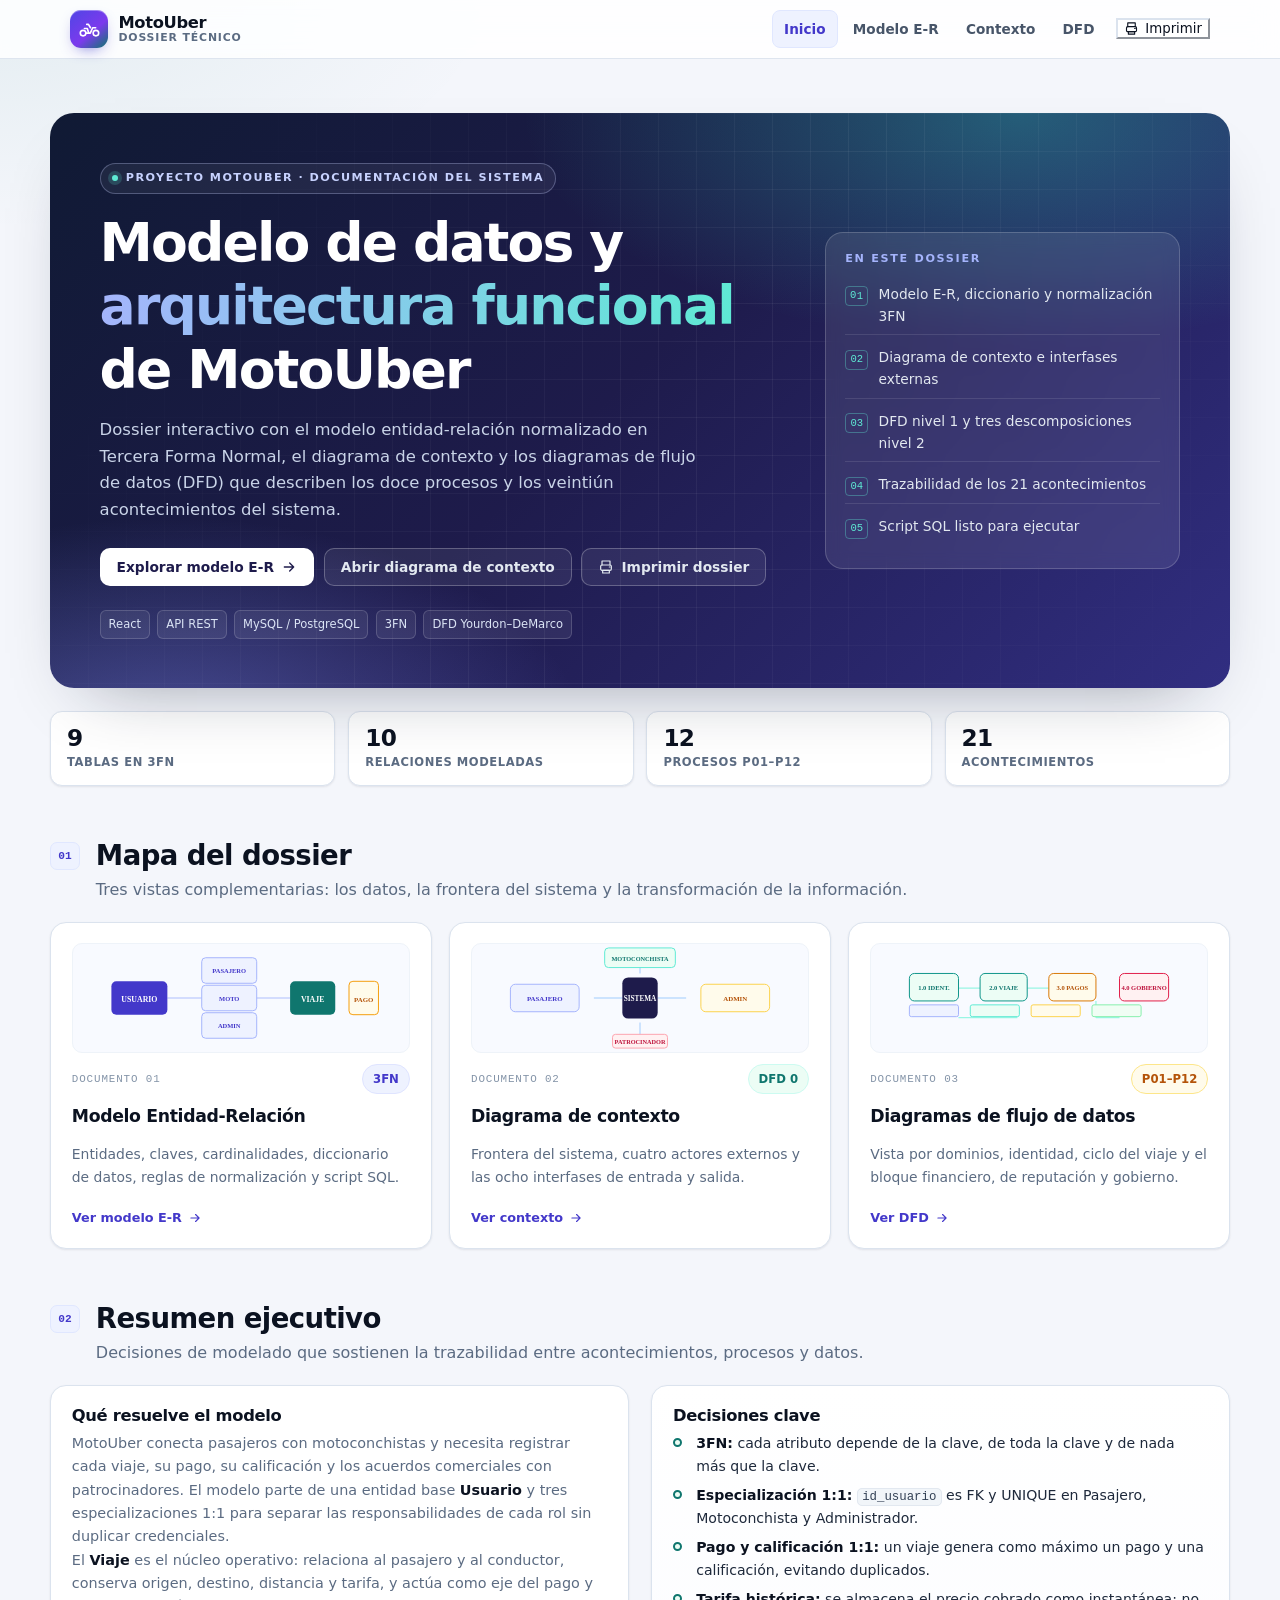
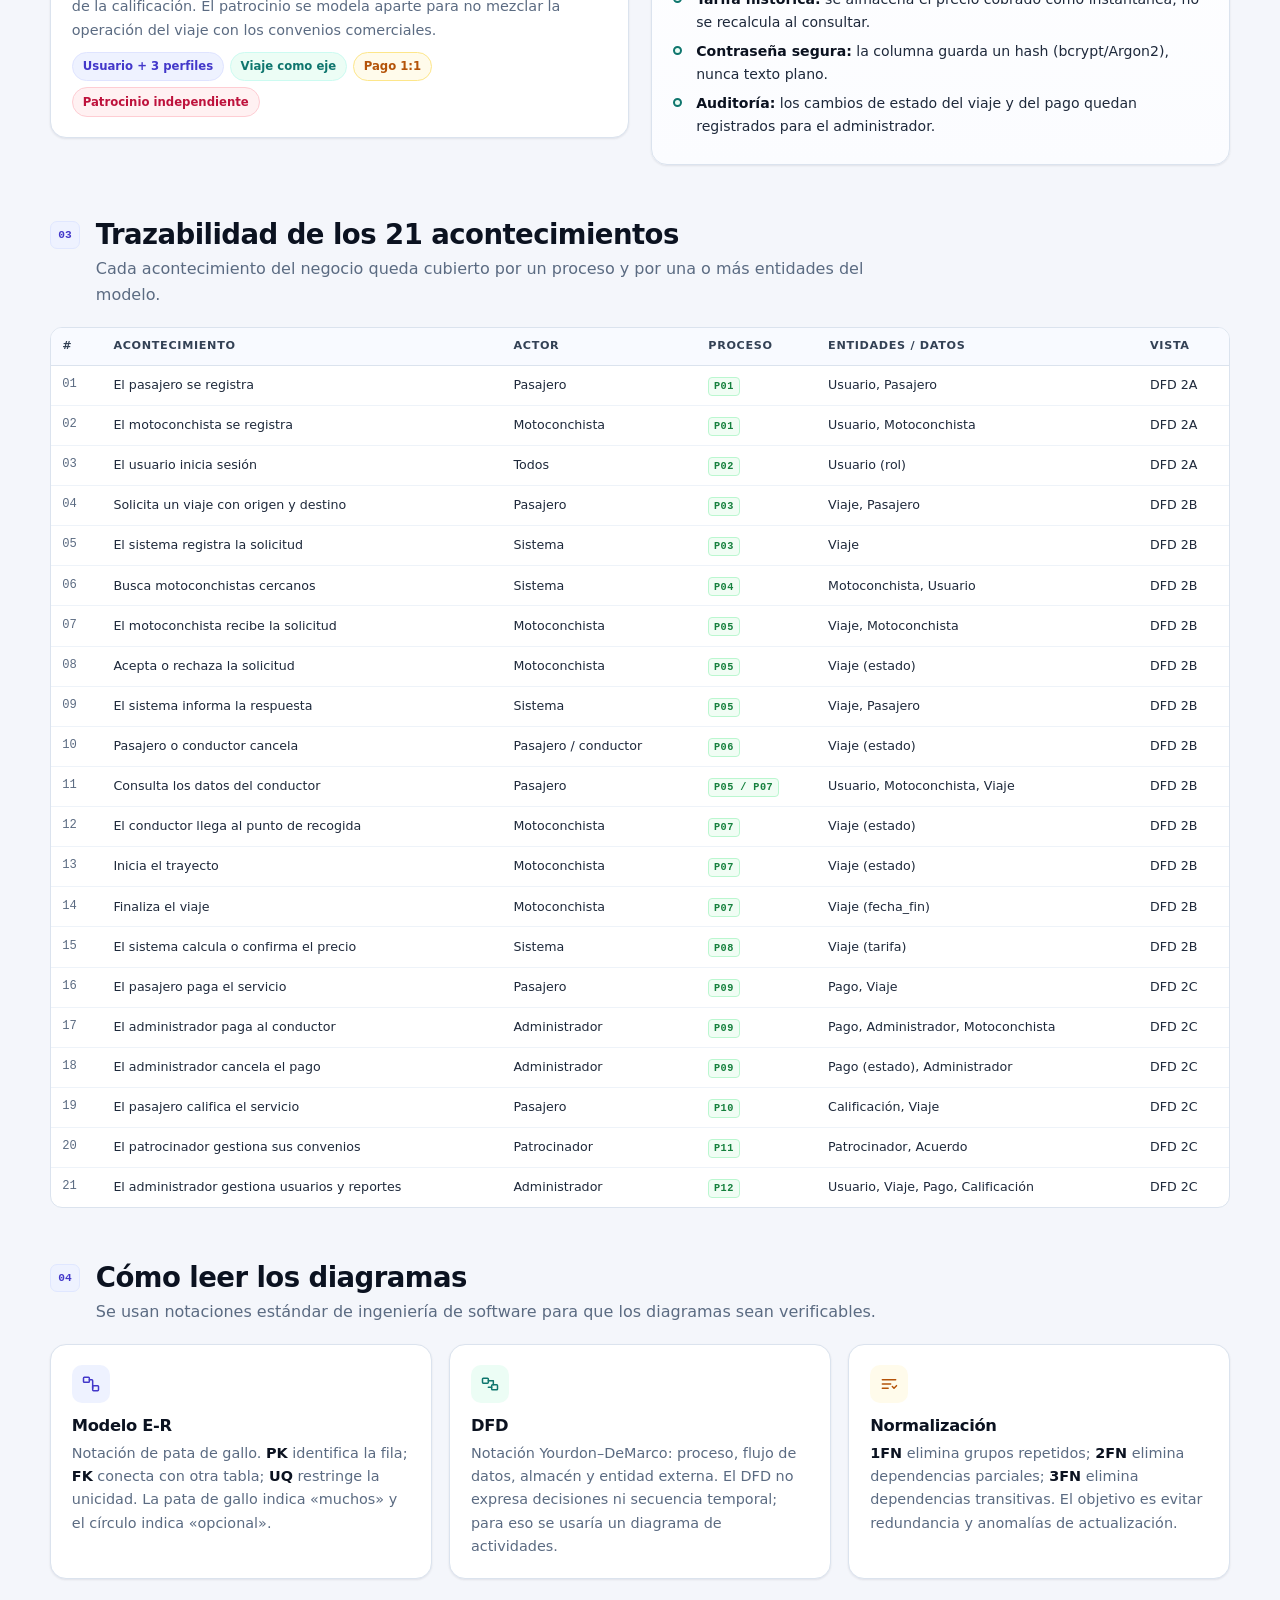
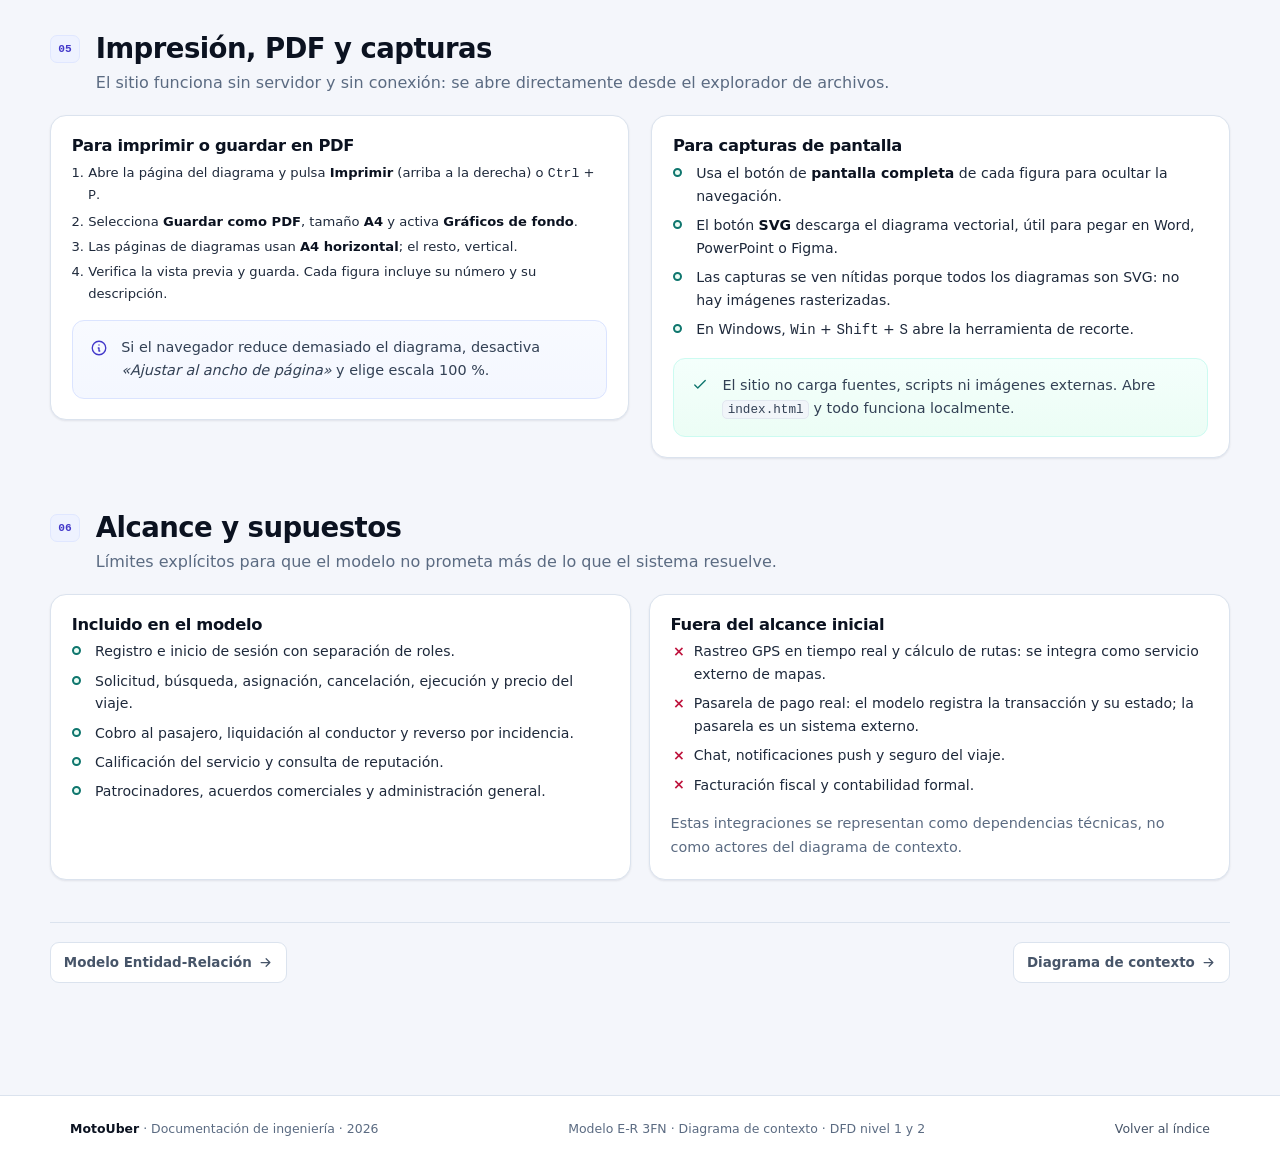
<file: index.html>
<!doctype html>
<html lang="es">
<head>
  <meta charset="utf-8">
  <meta name="viewport" content="width=device-width, initial-scale=1">
  <title>Dossier técnico · MotoUber</title>
  <meta name="description" content="Dossier técnico de MotoUber: modelo entidad-relación en 3FN, diagrama de contexto y diagramas de flujo de datos.">
  <meta name="author" content="Equipo MotoUber">
  <meta name="theme-color" content="#4338ca">
  <link rel="icon" href="data:image/svg+xml,%3Csvg xmlns='http://www.w3.org/2000/svg' viewBox='0 0 64 64'%3E%3Crect width='64' height='64' rx='16' fill='%234338ca'/%3E%3Cg fill='none' stroke='white' stroke-width='3.4' stroke-linecap='round' stroke-linejoin='round'%3E%3Ccircle cx='18' cy='43' r='7'/%3E%3Ccircle cx='46' cy='43' r='7'/%3E%3Cpath d='M25 43h11l5-12h6M32 43l-3-9h-6m10-3-4-6h-5'/%3E%3C/g%3E%3C/svg%3E">
  <link rel="stylesheet" href="assets/css/styles.css">
  
</head>
<body class="">
  <a class="skip-link" href="#contenido">Saltar al contenido</a>

  <div class="print-only" style="display:none;padding:0 0 10pt;border-bottom:1px solid #cbd5e1;margin-bottom:12pt;font-size:9pt;color:#475569">
    <strong style="color:#0f172a">MotoUber</strong> · Documentación técnica · Dossier técnico
  </div>

  <header class="topbar no-print">
    <div class="topbar__inner">
      <a class="brand" href="index.html" aria-label="MotoUber, inicio del dossier">
        <span class="brand__mark"><svg viewBox="0 0 24 24" fill="none" stroke="currentColor" stroke-width="1.7" stroke-linecap="round" stroke-linejoin="round" aria-hidden="true"><circle cx="5.3" cy="16.8" r="2.9"/><circle cx="18.7" cy="16.8" r="2.9"/><path d="M8.2 16.8h4.6l2.5-5.6h3.1"/><path d="M11.2 16.8 9.7 12H6.7"/><path d="m13 11.2-2.1-3.5H9.1"/></svg></span>
        <span class="brand__text">
          <span class="brand__name">MotoUber</span>
          <span class="brand__sub">Dossier técnico</span>
        </span>
      </a>
      <nav class="nav" aria-label="Navegación principal">
        <a href="index.html" aria-current="page">Inicio</a><a href="modelo-er.html">Modelo E-R</a><a href="contexto.html">Contexto</a><a href="dfd.html">DFD</a>
        <button class="nav__print" type="button" data-print title="Imprimir o guardar como PDF">
          <svg viewBox="0 0 24 24" fill="none" stroke="currentColor" stroke-width="1.8" stroke-linecap="round" stroke-linejoin="round" aria-hidden="true"><path d="M6 9V3h12v6"/><rect x="4" y="9" width="16" height="8" rx="2"/><path d="M7 17h10v4H7z"/><path d="M17 12h1"/></svg><span>Imprimir</span>
        </button>
      </nav>
    </div>
  </header>

  <main id="contenido">
    <div class="shell page">

  <section class="hero" aria-labelledby="hero-title">
    <div class="hero__grid">
      <div>
        <div class="hero__badge"><span class="dot"></span> Proyecto MotoUber · Documentación del sistema</div>
        <h1 id="hero-title">Modelo de datos y <em>arquitectura funcional</em> de MotoUber</h1>
        <p>
          Dossier interactivo con el modelo entidad-relación normalizado en Tercera Forma Normal,
          el diagrama de contexto y los diagramas de flujo de datos (DFD) que describen los
          doce procesos y los veintiún acontecimientos del sistema.
        </p>
        <div class="hero__actions">
          <a class="btn btn--light" href="modelo-er.html">Explorar modelo E-R <svg viewBox="0 0 24 24" fill="none" stroke="currentColor" stroke-width="2" stroke-linecap="round" stroke-linejoin="round" aria-hidden="true"><path d="M5 12h14M13 6l6 6-6 6"/></svg></a>
          <a class="btn btn--ghost" href="contexto.html">Abrir diagrama de contexto</a>
          <button class="btn btn--ghost" type="button" data-print><svg viewBox="0 0 24 24" fill="none" stroke="currentColor" stroke-width="1.8" stroke-linecap="round" stroke-linejoin="round" aria-hidden="true"><path d="M6 9V3h12v6"/><rect x="4" y="9" width="16" height="8" rx="2"/><path d="M7 17h10v4H7z"/><path d="M17 12h1"/></svg> Imprimir dossier</button>
        </div>
        <div class="hero__meta" aria-label="Tecnologías y alcance">
          <span>React</span><span>API REST</span><span>MySQL / PostgreSQL</span><span>3FN</span><span>DFD Yourdon–DeMarco</span>
        </div>
      </div>
      <aside class="hero__card" aria-label="Contenido del dossier">
        <h2>En este dossier</h2>
        <ol>
          <li><a href="modelo-er.html">Modelo E-R, diccionario y normalización 3FN</a></li>
          <li><a href="contexto.html">Diagrama de contexto e interfases externas</a></li>
          <li><a href="dfd.html">DFD nivel 1 y tres descomposiciones nivel 2</a></li>
          <li><a href="#trazabilidad">Trazabilidad de los 21 acontecimientos</a></li>
          <li><a href="modelo-er.html#sql">Script SQL listo para ejecutar</a></li>
        </ol>
      </aside>
    </div>
  </section>

  <div class="stats" aria-label="Cifras del modelo">
    <div class="stat"><div class="stat__num">9</div><div class="stat__label">tablas en 3FN</div></div>
    <div class="stat"><div class="stat__num">10</div><div class="stat__label">relaciones modeladas</div></div>
    <div class="stat"><div class="stat__num">12</div><div class="stat__label">procesos P01–P12</div></div>
    <div class="stat"><div class="stat__num">21</div><div class="stat__label">acontecimientos</div></div>
  </div>

  <section class="section" id="mapa" aria-labelledby="mapa-title">
    <div class="section-head">
      <span class="section-num">01</span>
      <div>
        <h2 id="mapa-title">Mapa del dossier</h2>
        <p>Tres vistas complementarias: los datos, la frontera del sistema y la transformación de la información.</p>
      </div>
    </div>

    <div class="grid grid--3">
      <a class="card link-card" href="modelo-er.html">
        <div class="thumb" aria-hidden="true">
          <svg viewBox="0 0 300 110">
            <g fill="none" stroke="#c7d2fe" stroke-width="1.4">
              <path d="M75 55h35M165 55h35M118 34v-8h22M118 76v8h22"/>
            </g>
            <g>
              <rect x="18" y="38" width="57" height="34" rx="5" fill="#4338ca"/>
              <text x="46.5" y="59" text-anchor="middle" fill="#fff" font-size="8" font-family="Segoe UI" font-weight="700">USUARIO</text>
              <rect x="110" y="14" width="56" height="26" rx="4" fill="#eef2ff" stroke="#a5b4fc"/>
              <text x="138" y="30" text-anchor="middle" fill="#4338ca" font-size="6.6" font-family="Segoe UI" font-weight="700">PASAJERO</text>
              <rect x="110" y="42" width="56" height="26" rx="4" fill="#eef2ff" stroke="#a5b4fc"/>
              <text x="138" y="58" text-anchor="middle" fill="#4338ca" font-size="6.6" font-family="Segoe UI" font-weight="700">MOTO</text>
              <rect x="110" y="70" width="56" height="26" rx="4" fill="#eef2ff" stroke="#a5b4fc"/>
              <text x="138" y="86" text-anchor="middle" fill="#4338ca" font-size="6.6" font-family="Segoe UI" font-weight="700">ADMIN</text>
              <rect x="200" y="38" width="46" height="34" rx="5" fill="#0f766e"/>
              <text x="223" y="59" text-anchor="middle" fill="#fff" font-size="8" font-family="Segoe UI" font-weight="700">VIAJE</text>
              <rect x="260" y="38" width="30" height="34" rx="4" fill="#fffbeb" stroke="#f59e0b"/>
              <text x="275" y="59" text-anchor="middle" fill="#b45309" font-size="7" font-family="Segoe UI" font-weight="700">PAGO</text>
            </g>
          </svg>
        </div>
        <div class="link-card__top"><span class="link-card__num">DOCUMENTO 01</span><span class="chip chip--brand">3FN</span></div>
        <h3>Modelo Entidad-Relación</h3>
        <p>Entidades, claves, cardinalidades, diccionario de datos, reglas de normalización y script SQL.</p>
        <span class="link-card__foot">Ver modelo E-R <svg viewBox="0 0 24 24" fill="none" stroke="currentColor" stroke-width="2" stroke-linecap="round" stroke-linejoin="round" aria-hidden="true"><path d="M5 12h14M13 6l6 6-6 6"/></svg></span>
      </a>

      <a class="card link-card" href="contexto.html">
        <div class="thumb" aria-hidden="true">
          <svg viewBox="0 0 300 110">
            <g fill="none" stroke="#bfdbfe" stroke-width="1.5">
              <path d="M103 55h29M168 55h29M150 30V16M150 80v14"/>
            </g>
            <g>
              <rect x="132" y="34" width="36" height="42" rx="6" fill="#1e1b4b"/>
              <text x="150" y="58" text-anchor="middle" fill="#fff" font-size="7.4" font-family="Segoe UI" font-weight="700">SISTEMA</text>
              <rect x="18" y="41" width="70" height="28" rx="5" fill="#eef2ff" stroke="#a5b4fc"/>
              <text x="53" y="58" text-anchor="middle" fill="#4338ca" font-size="7" font-family="Segoe UI" font-weight="700">PASAJERO</text>
              <rect x="212" y="41" width="70" height="28" rx="5" fill="#fffbeb" stroke="#fcd34d"/>
              <text x="247" y="58" text-anchor="middle" fill="#b45309" font-size="7" font-family="Segoe UI" font-weight="700">ADMIN</text>
              <rect x="114" y="4" width="72" height="20" rx="4" fill="#ecfdf5" stroke="#5eead4"/>
              <text x="150" y="17" text-anchor="middle" fill="#0f766e" font-size="6.4" font-family="Segoe UI" font-weight="700">MOTOCONCHISTA</text>
              <rect x="122" y="92" width="56" height="14" rx="3" fill="#fff1f2" stroke="#fda4af"/>
              <text x="150" y="102" text-anchor="middle" fill="#be123c" font-size="6.4" font-family="Segoe UI" font-weight="700">PATROCINADOR</text>
            </g>
          </svg>
        </div>
        <div class="link-card__top"><span class="link-card__num">DOCUMENTO 02</span><span class="chip chip--teal">DFD 0</span></div>
        <h3>Diagrama de contexto</h3>
        <p>Frontera del sistema, cuatro actores externos y las ocho interfases de entrada y salida.</p>
        <span class="link-card__foot">Ver contexto <svg viewBox="0 0 24 24" fill="none" stroke="currentColor" stroke-width="2" stroke-linecap="round" stroke-linejoin="round" aria-hidden="true"><path d="M5 12h14M13 6l6 6-6 6"/></svg></span>
      </a>

      <a class="card link-card" href="dfd.html">
        <div class="thumb" aria-hidden="true">
          <svg viewBox="0 0 300 110">
            <g fill="none" stroke="#99f6e4" stroke-width="1.3">
              <path d="M68 45h22M138 45h22M68 75h60M208 75h24M208 58v17"/>
            </g>
            <g>
              <rect x="18" y="30" width="50" height="28" rx="5" fill="#ecfdf5" stroke="#0d9488"/>
              <text x="43" y="47" text-anchor="middle" fill="#0f766e" font-size="6.6" font-family="Segoe UI" font-weight="700">1.0 IDENT.</text>
              <rect x="90" y="30" width="48" height="28" rx="5" fill="#ecfdf5" stroke="#0d9488"/>
              <text x="114" y="47" text-anchor="middle" fill="#0f766e" font-size="6.6" font-family="Segoe UI" font-weight="700">2.0 VIAJE</text>
              <rect x="160" y="30" width="48" height="28" rx="5" fill="#fffbeb" stroke="#d97706"/>
              <text x="184" y="47" text-anchor="middle" fill="#b45309" font-size="6.6" font-family="Segoe UI" font-weight="700">3.0 PAGOS</text>
              <rect x="232" y="30" width="50" height="28" rx="5" fill="#fff1f2" stroke="#e11d48"/>
              <text x="257" y="47" text-anchor="middle" fill="#be123c" font-size="6.6" font-family="Segoe UI" font-weight="700">4.0 GOBIERNO</text>
              <rect x="18" y="62" width="50" height="12" rx="2" fill="#eef2ff" stroke="#a5b4fc"/>
              <rect x="80" y="62" width="50" height="12" rx="2" fill="#ecfdf5" stroke="#5eead4"/>
              <rect x="142" y="62" width="50" height="12" rx="2" fill="#fffbeb" stroke="#fcd34d"/>
              <rect x="204" y="62" width="50" height="12" rx="2" fill="#f0fdf4" stroke="#86efac"/>
            </g>
          </svg>
        </div>
        <div class="link-card__top"><span class="link-card__num">DOCUMENTO 03</span><span class="chip chip--amber">P01–P12</span></div>
        <h3>Diagramas de flujo de datos</h3>
        <p>Vista por dominios, identidad, ciclo del viaje y el bloque financiero, de reputación y gobierno.</p>
        <span class="link-card__foot">Ver DFD <svg viewBox="0 0 24 24" fill="none" stroke="currentColor" stroke-width="2" stroke-linecap="round" stroke-linejoin="round" aria-hidden="true"><path d="M5 12h14M13 6l6 6-6 6"/></svg></span>
      </a>
    </div>
  </section>

  <section class="section" id="resumen" aria-labelledby="resumen-title">
    <div class="section-head">
      <span class="section-num">02</span>
      <div>
        <h2 id="resumen-title">Resumen ejecutivo</h2>
        <p>Decisiones de modelado que sostienen la trazabilidad entre acontecimientos, procesos y datos.</p>
      </div>
    </div>

    <div class="two-col">
      <div class="card">
        <h3>Qué resuelve el modelo</h3>
        <p>
          MotoUber conecta pasajeros con motoconchistas y necesita registrar cada viaje, su pago,
          su calificación y los acuerdos comerciales con patrocinadores. El modelo parte de una
          entidad base <strong>Usuario</strong> y tres especializaciones 1:1 para separar las
          responsabilidades de cada rol sin duplicar credenciales.
        </p>
        <p>
          El <strong>Viaje</strong> es el núcleo operativo: relaciona al pasajero y al conductor,
          conserva origen, destino, distancia y tarifa, y actúa como eje del pago y de la
          calificación. El patrocinio se modela aparte para no mezclar la operación del viaje con
          los convenios comerciales.
        </p>
        <div class="pill-row">
          <span class="chip chip--brand">Usuario + 3 perfiles</span>
          <span class="chip chip--teal">Viaje como eje</span>
          <span class="chip chip--amber">Pago 1:1</span>
          <span class="chip chip--rose">Patrocinio independiente</span>
        </div>
      </div>

      <div class="card card--soft">
        <h3>Decisiones clave</h3>
        <ul class="list-check">
          <li><strong>3FN:</strong> cada atributo depende de la clave, de toda la clave y de nada más que la clave.</li>
          <li><strong>Especialización 1:1:</strong> <code>id_usuario</code> es FK y UNIQUE en Pasajero, Motoconchista y Administrador.</li>
          <li><strong>Pago y calificación 1:1:</strong> un viaje genera como máximo un pago y una calificación, evitando duplicados.</li>
          <li><strong>Tarifa histórica:</strong> se almacena el precio cobrado como instantánea; no se recalcula al consultar.</li>
          <li><strong>Contraseña segura:</strong> la columna guarda un hash (bcrypt/Argon2), nunca texto plano.</li>
          <li><strong>Auditoría:</strong> los cambios de estado del viaje y del pago quedan registrados para el administrador.</li>
        </ul>
      </div>
    </div>
  </section>

  <section class="section" id="trazabilidad" aria-labelledby="traz-title">
    <div class="section-head">
      <span class="section-num">03</span>
      <div>
        <h2 id="traz-title">Trazabilidad de los 21 acontecimientos</h2>
        <p>Cada acontecimiento del negocio queda cubierto por un proceso y por una o más entidades del modelo.</p>
      </div>
    </div>

    <div class="table-wrap">
      <table class="data table--compact">
        <thead>
          <tr>
            <th style="width:3.2rem">#</th>
            <th>Acontecimiento</th>
            <th>Actor</th>
            <th>Proceso</th>
            <th>Entidades / datos</th>
            <th>Vista</th>
          </tr>
        </thead>
        <tbody>
          <tr><td class="num">01</td><td>El pasajero se registra</td><td>Pasajero</td><td><span class="tag tag--ok">P01</span></td><td>Usuario, Pasajero</td><td>DFD 2A</td></tr>
          <tr><td class="num">02</td><td>El motoconchista se registra</td><td>Motoconchista</td><td><span class="tag tag--ok">P01</span></td><td>Usuario, Motoconchista</td><td>DFD 2A</td></tr>
          <tr><td class="num">03</td><td>El usuario inicia sesión</td><td>Todos</td><td><span class="tag tag--ok">P02</span></td><td>Usuario (rol)</td><td>DFD 2A</td></tr>
          <tr><td class="num">04</td><td>Solicita un viaje con origen y destino</td><td>Pasajero</td><td><span class="tag tag--ok">P03</span></td><td>Viaje, Pasajero</td><td>DFD 2B</td></tr>
          <tr><td class="num">05</td><td>El sistema registra la solicitud</td><td>Sistema</td><td><span class="tag tag--ok">P03</span></td><td>Viaje</td><td>DFD 2B</td></tr>
          <tr><td class="num">06</td><td>Busca motoconchistas cercanos</td><td>Sistema</td><td><span class="tag tag--ok">P04</span></td><td>Motoconchista, Usuario</td><td>DFD 2B</td></tr>
          <tr><td class="num">07</td><td>El motoconchista recibe la solicitud</td><td>Motoconchista</td><td><span class="tag tag--ok">P05</span></td><td>Viaje, Motoconchista</td><td>DFD 2B</td></tr>
          <tr><td class="num">08</td><td>Acepta o rechaza la solicitud</td><td>Motoconchista</td><td><span class="tag tag--ok">P05</span></td><td>Viaje (estado)</td><td>DFD 2B</td></tr>
          <tr><td class="num">09</td><td>El sistema informa la respuesta</td><td>Sistema</td><td><span class="tag tag--ok">P05</span></td><td>Viaje, Pasajero</td><td>DFD 2B</td></tr>
          <tr><td class="num">10</td><td>Pasajero o conductor cancela</td><td>Pasajero / conductor</td><td><span class="tag tag--ok">P06</span></td><td>Viaje (estado)</td><td>DFD 2B</td></tr>
          <tr><td class="num">11</td><td>Consulta los datos del conductor</td><td>Pasajero</td><td><span class="tag tag--ok">P05 / P07</span></td><td>Usuario, Motoconchista, Viaje</td><td>DFD 2B</td></tr>
          <tr><td class="num">12</td><td>El conductor llega al punto de recogida</td><td>Motoconchista</td><td><span class="tag tag--ok">P07</span></td><td>Viaje (estado)</td><td>DFD 2B</td></tr>
          <tr><td class="num">13</td><td>Inicia el trayecto</td><td>Motoconchista</td><td><span class="tag tag--ok">P07</span></td><td>Viaje (estado)</td><td>DFD 2B</td></tr>
          <tr><td class="num">14</td><td>Finaliza el viaje</td><td>Motoconchista</td><td><span class="tag tag--ok">P07</span></td><td>Viaje (fecha_fin)</td><td>DFD 2B</td></tr>
          <tr><td class="num">15</td><td>El sistema calcula o confirma el precio</td><td>Sistema</td><td><span class="tag tag--ok">P08</span></td><td>Viaje (tarifa)</td><td>DFD 2B</td></tr>
          <tr><td class="num">16</td><td>El pasajero paga el servicio</td><td>Pasajero</td><td><span class="tag tag--ok">P09</span></td><td>Pago, Viaje</td><td>DFD 2C</td></tr>
          <tr><td class="num">17</td><td>El administrador paga al conductor</td><td>Administrador</td><td><span class="tag tag--ok">P09</span></td><td>Pago, Administrador, Motoconchista</td><td>DFD 2C</td></tr>
          <tr><td class="num">18</td><td>El administrador cancela el pago</td><td>Administrador</td><td><span class="tag tag--ok">P09</span></td><td>Pago (estado), Administrador</td><td>DFD 2C</td></tr>
          <tr><td class="num">19</td><td>El pasajero califica el servicio</td><td>Pasajero</td><td><span class="tag tag--ok">P10</span></td><td>Calificación, Viaje</td><td>DFD 2C</td></tr>
          <tr><td class="num">20</td><td>El patrocinador gestiona sus convenios</td><td>Patrocinador</td><td><span class="tag tag--ok">P11</span></td><td>Patrocinador, Acuerdo</td><td>DFD 2C</td></tr>
          <tr><td class="num">21</td><td>El administrador gestiona usuarios y reportes</td><td>Administrador</td><td><span class="tag tag--ok">P12</span></td><td>Usuario, Viaje, Pago, Calificación</td><td>DFD 2C</td></tr>
        </tbody>
      </table>
    </div>
  </section>

  <section class="section" id="convenciones" aria-labelledby="conv-title">
    <div class="section-head">
      <span class="section-num">04</span>
      <div>
        <h2 id="conv-title">Cómo leer los diagramas</h2>
        <p>Se usan notaciones estándar de ingeniería de software para que los diagramas sean verificables.</p>
      </div>
    </div>

    <div class="grid grid--3">
      <div class="card">
        <div class="card__icon"><svg viewBox="0 0 24 24" fill="none" stroke="currentColor" stroke-width="1.8" stroke-linecap="round" stroke-linejoin="round"><rect x="3" y="4" width="7" height="6" rx="1"/><rect x="14" y="14" width="7" height="6" rx="1"/><path d="M10 7h3a1 1 0 0 1 1 1v9"/></svg></div>
        <h3>Modelo E-R</h3>
        <p>Notación de pata de gallo. <strong>PK</strong> identifica la fila; <strong>FK</strong> conecta con otra tabla; <strong>UQ</strong> restringe la unicidad. La pata de gallo indica «muchos» y el círculo indica «opcional».</p>
      </div>
      <div class="card">
        <div class="card__icon card__icon--teal"><svg viewBox="0 0 24 24" fill="none" stroke="currentColor" stroke-width="1.8" stroke-linecap="round" stroke-linejoin="round"><rect x="3" y="5" width="7" height="6" rx="1"/><rect x="14" y="13" width="7" height="6" rx="1"/><path d="M10 8h6v5M10 16h4"/></svg></div>
        <h3>DFD</h3>
        <p>Notación Yourdon–DeMarco: proceso, flujo de datos, almacén y entidad externa. El DFD no expresa decisiones ni secuencia temporal; para eso se usaría un diagrama de actividades.</p>
      </div>
      <div class="card">
        <div class="card__icon card__icon--amber"><svg viewBox="0 0 24 24" fill="none" stroke="currentColor" stroke-width="1.8" stroke-linecap="round" stroke-linejoin="round"><path d="M4 7h16M4 12h10M4 17h7"/><path d="m16 15 2 2 3-3"/></svg></div>
        <h3>Normalización</h3>
        <p><strong>1FN</strong> elimina grupos repetidos; <strong>2FN</strong> elimina dependencias parciales; <strong>3FN</strong> elimina dependencias transitivas. El objetivo es evitar redundancia y anomalías de actualización.</p>
      </div>
    </div>
  </section>

  <section class="section" id="impresion" aria-labelledby="print-title">
    <div class="section-head">
      <span class="section-num">05</span>
      <div>
        <h2 id="print-title">Impresión, PDF y capturas</h2>
        <p>El sitio funciona sin servidor y sin conexión: se abre directamente desde el explorador de archivos.</p>
      </div>
    </div>

    <div class="two-col">
      <div class="card">
        <h3>Para imprimir o guardar en PDF</h3>
        <ol class="small">
          <li>Abre la página del diagrama y pulsa <strong>Imprimir</strong> (arriba a la derecha) o <kbd>Ctrl</kbd> + <kbd>P</kbd>.</li>
          <li>Selecciona <strong>Guardar como PDF</strong>, tamaño <strong>A4</strong> y activa <strong>Gráficos de fondo</strong>.</li>
          <li>Las páginas de diagramas usan <strong>A4 horizontal</strong>; el resto, vertical.</li>
          <li>Verifica la vista previa y guarda. Cada figura incluye su número y su descripción.</li>
        </ol>
        <div class="callout mt-2">
          <svg viewBox="0 0 24 24" fill="none" stroke="currentColor" stroke-width="1.8" stroke-linecap="round" stroke-linejoin="round"><circle cx="12" cy="12" r="9"/><path d="M12 8h.01M11 12h1v4h1"/></svg>
          <p>Si el navegador reduce demasiado el diagrama, desactiva <em>«Ajustar al ancho de página»</em> y elige escala 100&nbsp;%.</p>
        </div>
      </div>
      <div class="card">
        <h3>Para capturas de pantalla</h3>
        <ul class="list-check">
          <li>Usa el botón de <strong>pantalla completa</strong> de cada figura para ocultar la navegación.</li>
          <li>El botón <strong>SVG</strong> descarga el diagrama vectorial, útil para pegar en Word, PowerPoint o Figma.</li>
          <li>Las capturas se ven nítidas porque todos los diagramas son SVG: no hay imágenes rasterizadas.</li>
          <li>En Windows, <kbd>Win</kbd> + <kbd>Shift</kbd> + <kbd>S</kbd> abre la herramienta de recorte.</li>
        </ul>
        <div class="callout callout--teal mt-2">
          <svg viewBox="0 0 24 24" fill="none" stroke="currentColor" stroke-width="1.8" stroke-linecap="round" stroke-linejoin="round"><path d="m5 12 4 4L19 6"/></svg>
          <p>El sitio no carga fuentes, scripts ni imágenes externas. Abre <code>index.html</code> y todo funciona localmente.</p>
        </div>
      </div>
    </div>
  </section>

  <section class="section" id="alcance" aria-labelledby="alcance-title">
    <div class="section-head">
      <span class="section-num">06</span>
      <div>
        <h2 id="alcance-title">Alcance y supuestos</h2>
        <p>Límites explícitos para que el modelo no prometa más de lo que el sistema resuelve.</p>
      </div>
    </div>
    <div class="grid grid--2">
      <div class="card">
        <h3>Incluido en el modelo</h3>
        <ul class="list-check">
          <li>Registro e inicio de sesión con separación de roles.</li>
          <li>Solicitud, búsqueda, asignación, cancelación, ejecución y precio del viaje.</li>
          <li>Cobro al pasajero, liquidación al conductor y reverso por incidencia.</li>
          <li>Calificación del servicio y consulta de reputación.</li>
          <li>Patrocinadores, acuerdos comerciales y administración general.</li>
        </ul>
      </div>
      <div class="card">
        <h3>Fuera del alcance inicial</h3>
        <ul class="list-x">
          <li>Rastreo GPS en tiempo real y cálculo de rutas: se integra como servicio externo de mapas.</li>
          <li>Pasarela de pago real: el modelo registra la transacción y su estado; la pasarela es un sistema externo.</li>
          <li>Chat, notificaciones push y seguro del viaje.</li>
          <li>Facturación fiscal y contabilidad formal.</li>
        </ul>
        <p class="note mt-2">Estas integraciones se representan como dependencias técnicas, no como actores del diagrama de contexto.</p>
      </div>
    </div>
  </section>

  <nav class="page-nav no-print" aria-label="Navegación entre documentos">
    <a href="modelo-er.html">Modelo Entidad-Relación <svg viewBox="0 0 24 24" fill="none" stroke="currentColor" stroke-width="2" stroke-linecap="round" stroke-linejoin="round" aria-hidden="true"><path d="M5 12h14M13 6l6 6-6 6"/></svg></a>
    <a href="contexto.html">Diagrama de contexto <svg viewBox="0 0 24 24" fill="none" stroke="currentColor" stroke-width="2" stroke-linecap="round" stroke-linejoin="round" aria-hidden="true"><path d="M5 12h14M13 6l6 6-6 6"/></svg></a>
  </nav>
</div>

  </main>

  <footer class="site-footer no-print">
    <div class="site-footer__inner">
      <div><strong>MotoUber</strong> · Documentación de ingeniería · <span data-year>2026</span></div>
      <div>Modelo E-R 3FN · Diagrama de contexto · DFD nivel 1 y 2</div>
      <div><a href="index.html">Volver al índice</a></div>
    </div>
  </footer>

  <button class="to-top no-print" type="button" aria-label="Volver arriba" title="Volver arriba"><svg viewBox="0 0 24 24" fill="none" stroke="currentColor" stroke-width="2" stroke-linecap="round" stroke-linejoin="round" aria-hidden="true"><path d="m6 14 6-6 6 6"/></svg></button>
  <script src="assets/js/ui.js"></script>
</body>
</html>
</file>
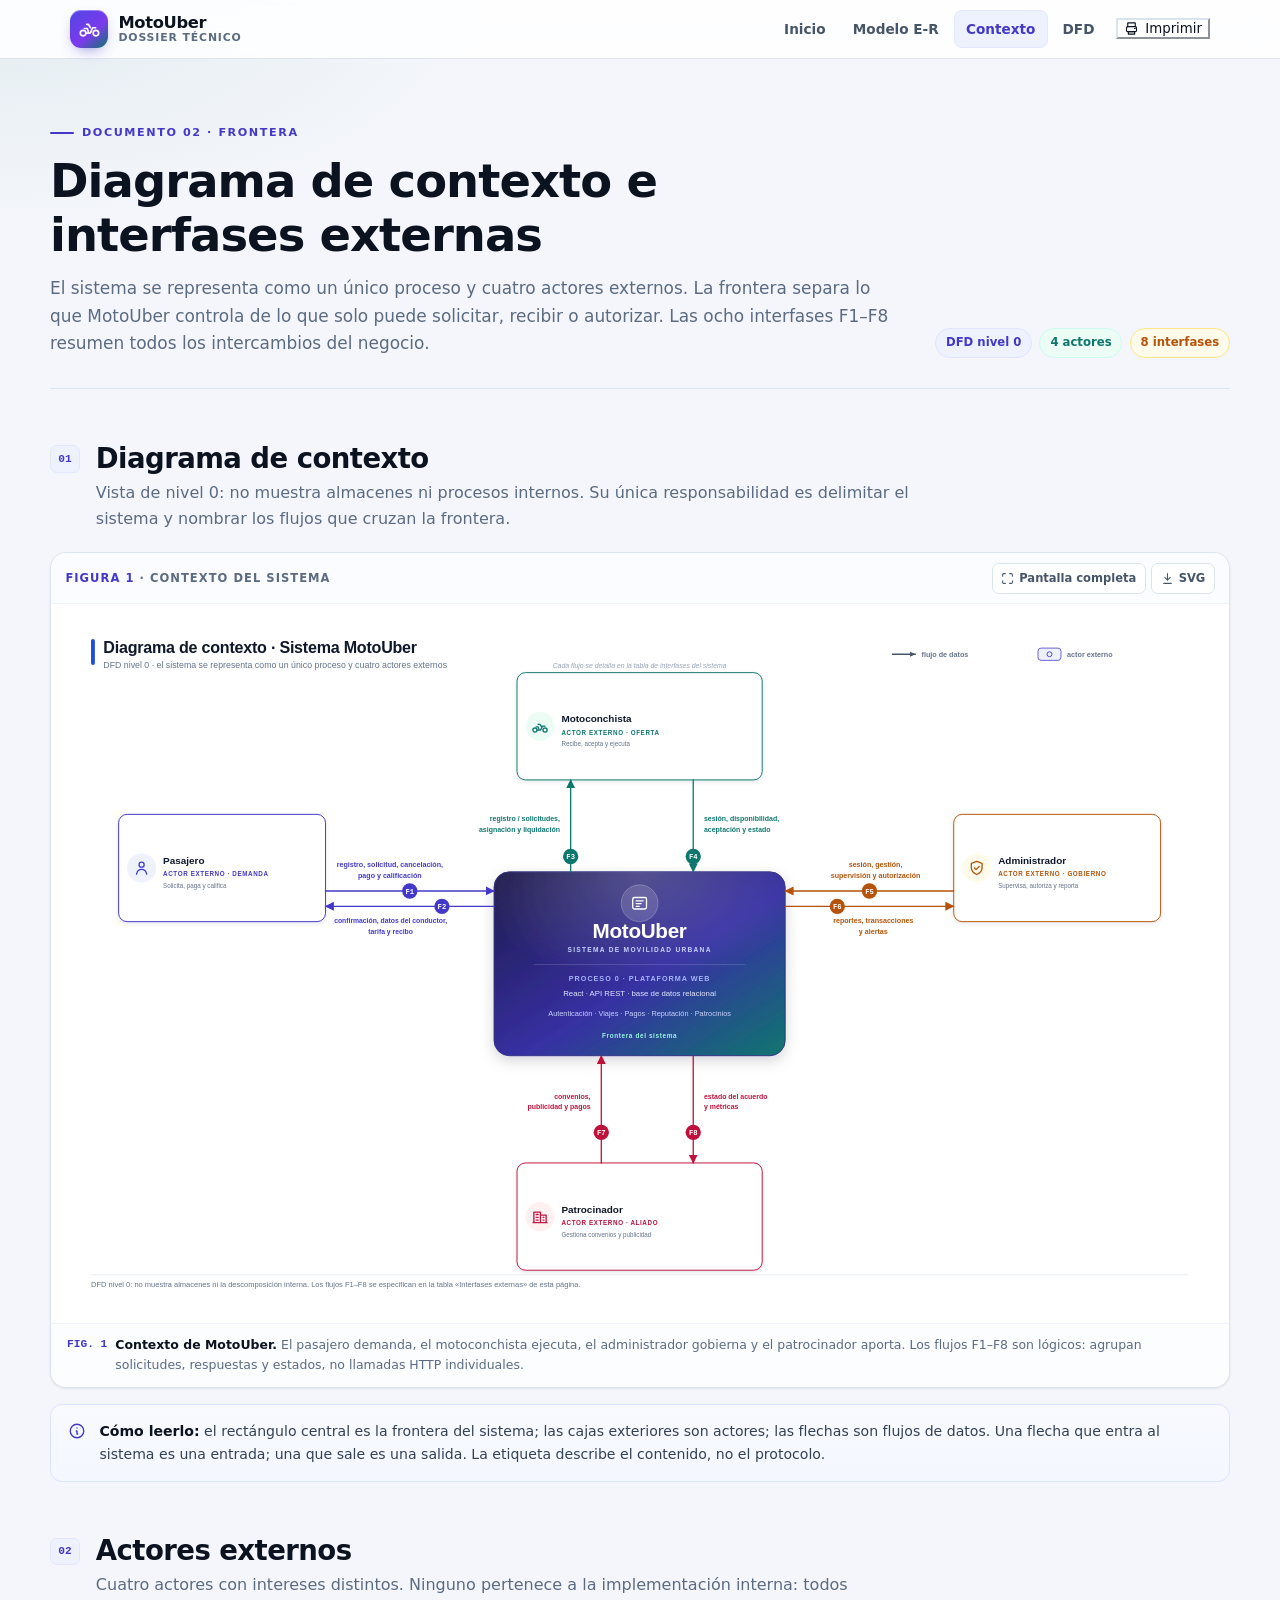
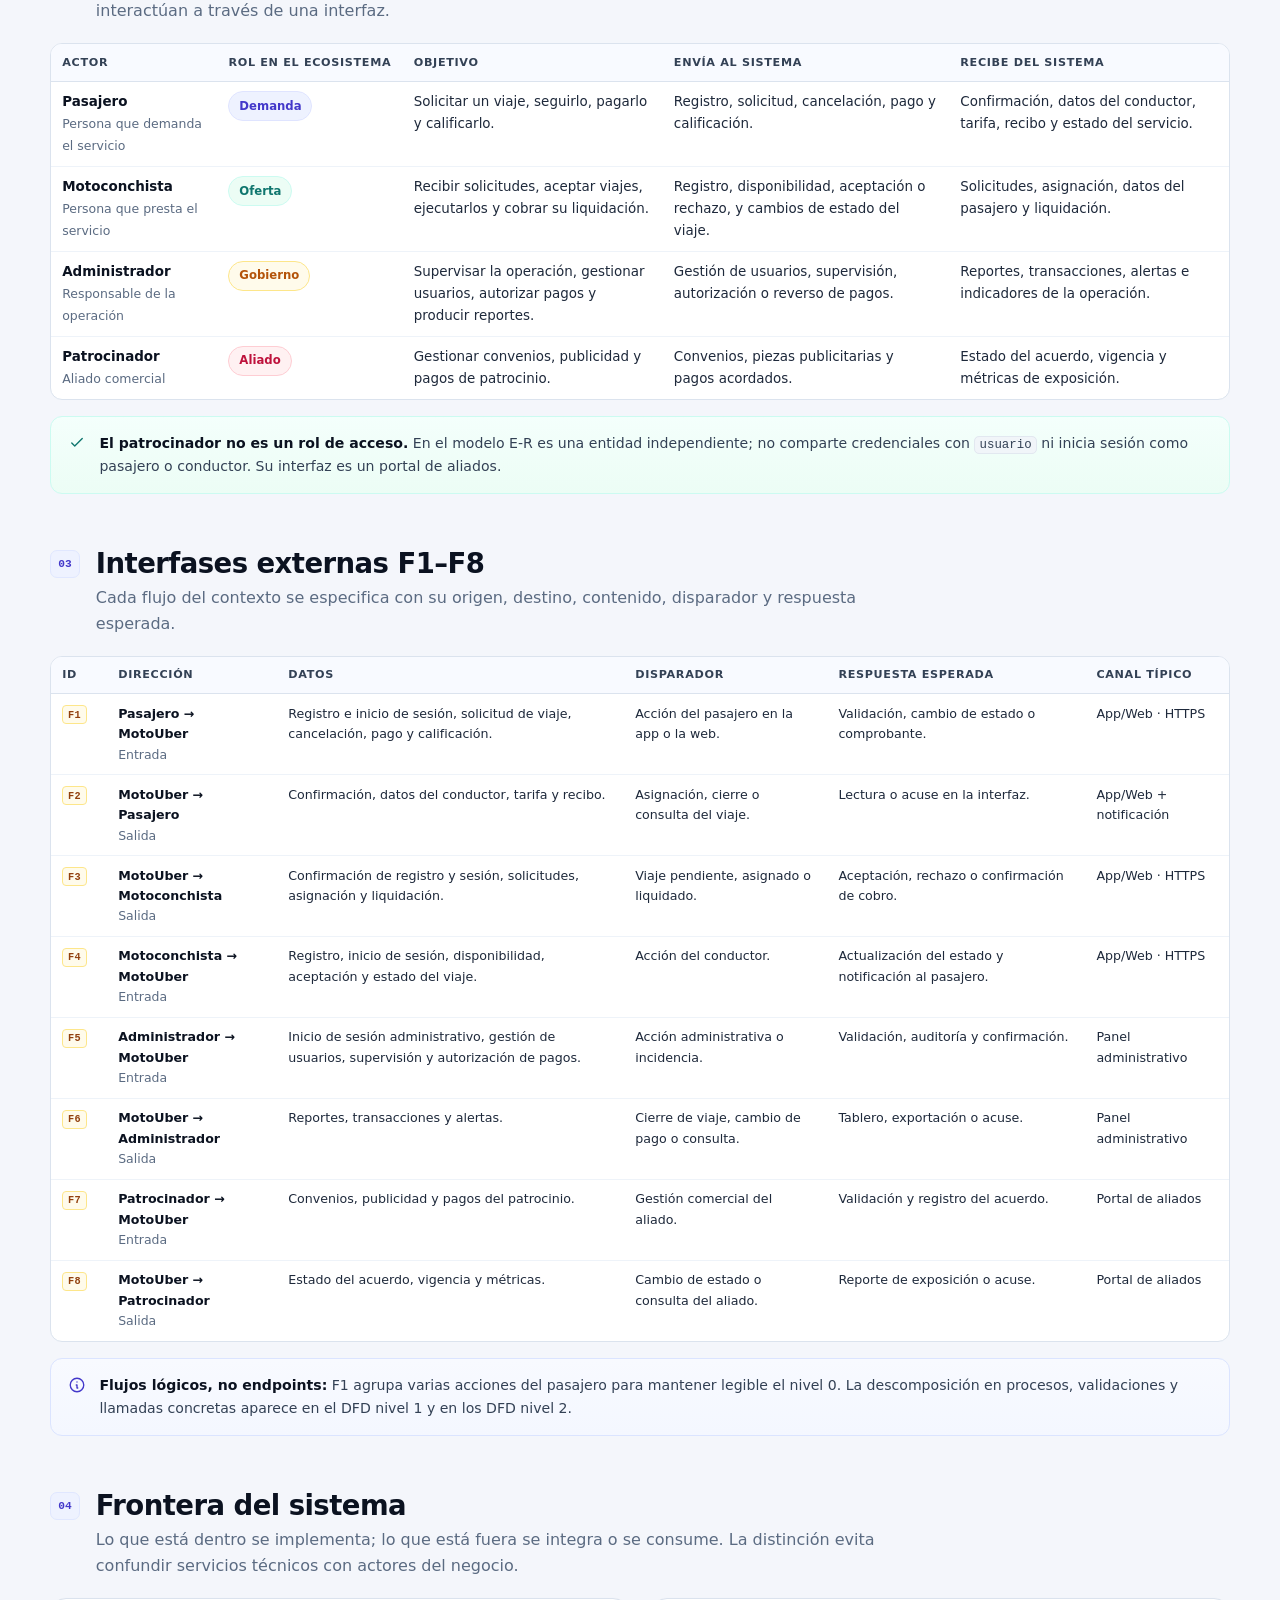
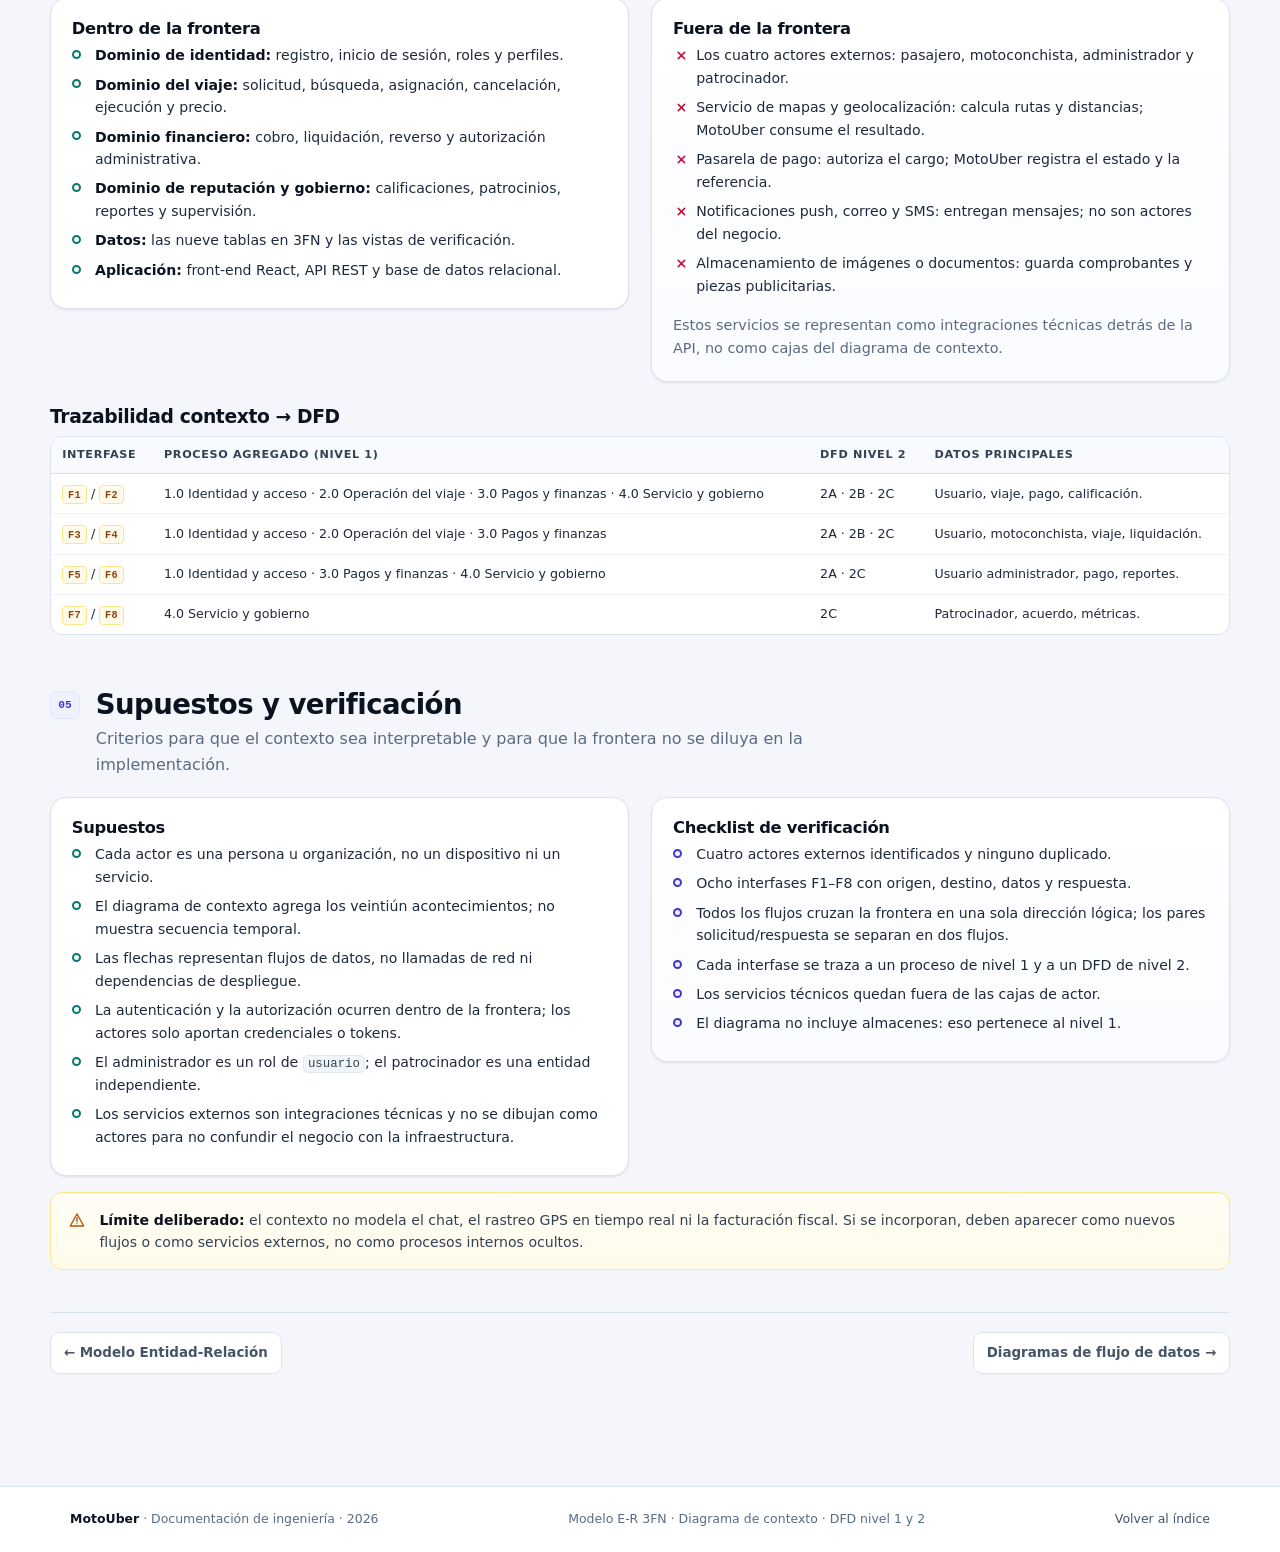
<file: contexto.html>
<!doctype html>
<html lang="es">
<head>
  <meta charset="utf-8">
  <meta name="viewport" content="width=device-width, initial-scale=1">
  <title>Diagrama de contexto e interfases externas · MotoUber</title>
  <meta name="description" content="Diagrama de contexto de MotoUber: frontera del sistema, cuatro actores externos y las ocho interfases F1–F8 con sus datos, disparadores y respuestas.">
  <meta name="author" content="Equipo MotoUber">
  <meta name="theme-color" content="#4338ca">
  <link rel="icon" href="data:image/svg+xml,%3Csvg xmlns='http://www.w3.org/2000/svg' viewBox='0 0 64 64'%3E%3Crect width='64' height='64' rx='16' fill='%234338ca'/%3E%3Cg fill='none' stroke='white' stroke-width='3.4' stroke-linecap='round' stroke-linejoin='round'%3E%3Ccircle cx='18' cy='43' r='7'/%3E%3Ccircle cx='46' cy='43' r='7'/%3E%3Cpath d='M25 43h11l5-12h6M32 43l-3-9h-6m10-3-4-6h-5'/%3E%3C/g%3E%3C/svg%3E">
  <link rel="stylesheet" href="assets/css/styles.css">
  
</head>
<body class="">
  <a class="skip-link" href="#contenido">Saltar al contenido</a>

  <div class="print-only" style="display:none;padding:0 0 10pt;border-bottom:1px solid #cbd5e1;margin-bottom:12pt;font-size:9pt;color:#475569">
    <strong style="color:#0f172a">MotoUber</strong> · Documentación técnica · Diagrama de contexto e interfases externas
  </div>

  <header class="topbar no-print">
    <div class="topbar__inner">
      <a class="brand" href="index.html" aria-label="MotoUber, inicio del dossier">
        <span class="brand__mark"><svg viewBox="0 0 24 24" fill="none" stroke="currentColor" stroke-width="1.7" stroke-linecap="round" stroke-linejoin="round" aria-hidden="true"><circle cx="5.3" cy="16.8" r="2.9"/><circle cx="18.7" cy="16.8" r="2.9"/><path d="M8.2 16.8h4.6l2.5-5.6h3.1"/><path d="M11.2 16.8 9.7 12H6.7"/><path d="m13 11.2-2.1-3.5H9.1"/></svg></span>
        <span class="brand__text">
          <span class="brand__name">MotoUber</span>
          <span class="brand__sub">Dossier técnico</span>
        </span>
      </a>
      <nav class="nav" aria-label="Navegación principal">
        <a href="index.html">Inicio</a><a href="modelo-er.html">Modelo E-R</a><a href="contexto.html" aria-current="page">Contexto</a><a href="dfd.html">DFD</a>
        <button class="nav__print" type="button" data-print title="Imprimir o guardar como PDF">
          <svg viewBox="0 0 24 24" fill="none" stroke="currentColor" stroke-width="1.8" stroke-linecap="round" stroke-linejoin="round" aria-hidden="true"><path d="M6 9V3h12v6"/><rect x="4" y="9" width="16" height="8" rx="2"/><path d="M7 17h10v4H7z"/><path d="M17 12h1"/></svg><span>Imprimir</span>
        </button>
      </nav>
    </div>
  </header>

  <main id="contenido">
    <div class="shell page">

  <header class="page-head page-head--row">
    <div>
      <div class="eyebrow">Documento 02 · Frontera</div>
      <h1>Diagrama de contexto e interfases externas</h1>
      <p class="lead">
        El sistema se representa como un único proceso y cuatro actores externos. La frontera
        separa lo que MotoUber controla de lo que solo puede solicitar, recibir o autorizar.
        Las ocho interfases F1–F8 resumen todos los intercambios del negocio.
      </p>
    </div>
    <div class="page-head__meta">
      <span class="chip chip--brand">DFD nivel 0</span>
      <span class="chip chip--teal">4 actores</span>
      <span class="chip chip--amber">8 interfases</span>
    </div>
  </header>

  <section class="section" id="diagrama" aria-labelledby="diagrama-title">
    <div class="section-head">
      <span class="section-num">01</span>
      <div>
        <h2 id="diagrama-title">Diagrama de contexto</h2>
        <p>Vista de nivel 0: no muestra almacenes ni procesos internos. Su única responsabilidad es delimitar el sistema y nombrar los flujos que cruzan la frontera.</p>
      </div>
    </div>

    <figure class="figure figure--full" data-name="diagrama-contexto">
      <div class="figure__bar">
        <span class="figure__label"><b>Figura 1</b> · Contexto del sistema</span>
        <div class="figure__tools">
          <button class="tool" type="button" data-fullscreen title="Ver en pantalla completa">
            <svg viewBox="0 0 24 24" fill="none" stroke="currentColor" stroke-width="1.9" stroke-linecap="round" stroke-linejoin="round"><path d="M8 3H5a2 2 0 0 0-2 2v3M16 3h3a2 2 0 0 1 2 2v3M8 21H5a2 2 0 0 1-2-2v-3M16 21h3a2 2 0 0 0 2-2v-3"/></svg>
            Pantalla completa
          </button>
          <button class="tool" type="button" data-download-svg title="Descargar el diagrama como SVG">
            <svg viewBox="0 0 24 24" fill="none" stroke="currentColor" stroke-width="1.9" stroke-linecap="round" stroke-linejoin="round"><path d="M12 3v12M7 10l5 5 5-5M5 21h14"/></svg>
            SVG
          </button>
        </div>
      </div>
      <div class="figure__canvas figure__canvas--wide">
        <svg viewBox="0 0 1500 900" width="1500" height="900" role="img" aria-label="Diagrama de contexto de MotoUber con los actores Pasajero, Motoconchista, Administrador y Patrocinador" xmlns="http://www.w3.org/2000/svg">
    <rect x="0" y="0" width="1500" height="900" fill="#ffffff"/>
    <defs>
    <marker id="contexto-ar-ink" viewBox="0 0 10 10" refX="9.2" refY="5" markerWidth="7" markerHeight="7" orient="auto">
      <path d="M 0 0 L 10 5 L 0 10 z" fill="#0f172a"/>
    </marker>
    <marker id="contexto-ar-ink-start" viewBox="0 0 10 10" refX="0.8" refY="5" markerWidth="7" markerHeight="7" orient="auto">
      <path d="M 10 0 L 0 5 L 10 10 z" fill="#0f172a"/>
    </marker><marker id="contexto-ar-indigo" viewBox="0 0 10 10" refX="9.2" refY="5" markerWidth="7" markerHeight="7" orient="auto">
      <path d="M 0 0 L 10 5 L 0 10 z" fill="#4338ca"/>
    </marker>
    <marker id="contexto-ar-indigo-start" viewBox="0 0 10 10" refX="0.8" refY="5" markerWidth="7" markerHeight="7" orient="auto">
      <path d="M 10 0 L 0 5 L 10 10 z" fill="#4338ca"/>
    </marker><marker id="contexto-ar-teal" viewBox="0 0 10 10" refX="9.2" refY="5" markerWidth="7" markerHeight="7" orient="auto">
      <path d="M 0 0 L 10 5 L 0 10 z" fill="#0f766e"/>
    </marker>
    <marker id="contexto-ar-teal-start" viewBox="0 0 10 10" refX="0.8" refY="5" markerWidth="7" markerHeight="7" orient="auto">
      <path d="M 10 0 L 0 5 L 10 10 z" fill="#0f766e"/>
    </marker><marker id="contexto-ar-amber" viewBox="0 0 10 10" refX="9.2" refY="5" markerWidth="7" markerHeight="7" orient="auto">
      <path d="M 0 0 L 10 5 L 0 10 z" fill="#b45309"/>
    </marker>
    <marker id="contexto-ar-amber-start" viewBox="0 0 10 10" refX="0.8" refY="5" markerWidth="7" markerHeight="7" orient="auto">
      <path d="M 10 0 L 0 5 L 10 10 z" fill="#b45309"/>
    </marker><marker id="contexto-ar-rose" viewBox="0 0 10 10" refX="9.2" refY="5" markerWidth="7" markerHeight="7" orient="auto">
      <path d="M 0 0 L 10 5 L 0 10 z" fill="#be123c"/>
    </marker>
    <marker id="contexto-ar-rose-start" viewBox="0 0 10 10" refX="0.8" refY="5" markerWidth="7" markerHeight="7" orient="auto">
      <path d="M 10 0 L 0 5 L 10 10 z" fill="#be123c"/>
    </marker><marker id="contexto-ar-slate" viewBox="0 0 10 10" refX="9.2" refY="5" markerWidth="7" markerHeight="7" orient="auto">
      <path d="M 0 0 L 10 5 L 0 10 z" fill="#475569"/>
    </marker>
    <marker id="contexto-ar-slate-start" viewBox="0 0 10 10" refX="0.8" refY="5" markerWidth="7" markerHeight="7" orient="auto">
      <path d="M 10 0 L 0 5 L 10 10 z" fill="#475569"/>
    </marker><marker id="contexto-ar-blue" viewBox="0 0 10 10" refX="9.2" refY="5" markerWidth="7" markerHeight="7" orient="auto">
      <path d="M 0 0 L 10 5 L 0 10 z" fill="#1d4ed8"/>
    </marker>
    <marker id="contexto-ar-blue-start" viewBox="0 0 10 10" refX="0.8" refY="5" markerWidth="7" markerHeight="7" orient="auto">
      <path d="M 10 0 L 0 5 L 10 10 z" fill="#1d4ed8"/>
    </marker><marker id="contexto-ar-green" viewBox="0 0 10 10" refX="9.2" refY="5" markerWidth="7" markerHeight="7" orient="auto">
      <path d="M 0 0 L 10 5 L 0 10 z" fill="#15803d"/>
    </marker>
    <marker id="contexto-ar-green-start" viewBox="0 0 10 10" refX="0.8" refY="5" markerWidth="7" markerHeight="7" orient="auto">
      <path d="M 10 0 L 0 5 L 10 10 z" fill="#15803d"/>
    </marker><marker id="contexto-ar-violet" viewBox="0 0 10 10" refX="9.2" refY="5" markerWidth="7" markerHeight="7" orient="auto">
      <path d="M 0 0 L 10 5 L 0 10 z" fill="#6d28d9"/>
    </marker>
    <marker id="contexto-ar-violet-start" viewBox="0 0 10 10" refX="0.8" refY="5" markerWidth="7" markerHeight="7" orient="auto">
      <path d="M 10 0 L 0 5 L 10 10 z" fill="#6d28d9"/>
    </marker><marker id="contexto-ar-white" viewBox="0 0 10 10" refX="9.2" refY="5" markerWidth="7" markerHeight="7" orient="auto">
      <path d="M 0 0 L 10 5 L 0 10 z" fill="#ffffff"/>
    </marker>
    <marker id="contexto-ar-white-start" viewBox="0 0 10 10" refX="0.8" refY="5" markerWidth="7" markerHeight="7" orient="auto">
      <path d="M 10 0 L 0 5 L 10 10 z" fill="#ffffff"/>
    </marker>
    <filter id="contexto-soft" x="-20%" y="-20%" width="140%" height="150%">
      <feDropShadow dx="0" dy="2" stdDeviation="2.6" flood-color="#0f172a" flood-opacity=".10"/>
    </filter>
    <filter id="contexto-soft-lg" x="-20%" y="-20%" width="140%" height="160%">
      <feDropShadow dx="0" dy="6" stdDeviation="9" flood-color="#0f172a" flood-opacity=".16"/>
    </filter>
    <style>
      text{font-family:'Segoe UI',Inter,-apple-system,'Helvetica Neue',Arial,sans-serif;}
      .mono{font-family:'Cascadia Mono',Consolas,'Courier New',monospace;}
      .halo{paint-order:stroke;stroke-linejoin:round;}
    </style>
  </defs>
    
    
    <defs>
      <linearGradient id="contexto-sysGrad" x1="0" y1="0" x2="1" y2="1">
        <stop offset="0%" stop-color="#1e1b4b"/>
        <stop offset="55%" stop-color="#3730a3"/>
        <stop offset="100%" stop-color="#0f766e"/>
      </linearGradient>
      <radialGradient id="contexto-sysGlow" cx="50%" cy="0%" r="85%">
        <stop offset="0%" stop-color="#ffffff" stop-opacity=".20"/>
        <stop offset="70%" stop-color="#ffffff" stop-opacity="0"/>
      </radialGradient>
    </defs>
    <g>
    <rect x="34" y="26" width="5" height="34" rx="2.5" fill="#1d4ed8"/>
    <text x="50" y="44"  style="font-size:21px;font-weight:750;fill:#0f172a;letter-spacing:-0.3" >Diagrama de contexto · Sistema MotoUber</text>
    <text x="50" y="64"  style="font-size:11.5px;font-weight:500;fill:#64748b" >DFD nivel 0 · el sistema se representa como un único proceso y cuatro actores externos</text>
    <g>
    <line x1="1080" y1="46" x2="1110" y2="46" stroke="#475569" stroke-width="1.7" stroke-linecap="round"/>
    
    <path d="M 1110 46 l -7 -3.4 v 6.8 z" fill="#475569"/>
    <text x="1118" y="49.6"  style="font-size:9.4px;font-weight:600;fill:#64748b" >flujo de datos</text>
  </g>
              <g>
      <rect x="1270" y="38" width="30" height="16" rx="4" fill="#eef2ff" stroke="#4338ca" stroke-width="1"/>
      <circle cx="1285" cy="46" r="3.2" fill="none" stroke="#4338ca" stroke-width="1.2"/>
      <text x="1308" y="49.6"  style="font-size:9.4px;font-weight:600;fill:#64748b" >actor externo</text>
    </g>
  </g>

    <!-- Frontera del sistema -->
    <g filter="url(#contexto-soft-lg)">
      <rect x="560" y="330" width="380" height="240" rx="20" fill="url(#contexto-sysGrad)" stroke="#312e81" stroke-width="1.2"/>
      <rect x="560" y="330" width="380" height="240" rx="20" fill="url(#contexto-sysGlow)"/>
      <circle cx="750" cy="371" r="24" fill="#ffffff" fill-opacity=".14" stroke="#ffffff" stroke-opacity=".3"/>
      <g transform="translate(738 359) scale(1)" fill="none" stroke="#ffffff" stroke-width="1.7" stroke-linecap="round" stroke-linejoin="round"><rect x="3" y="4.5" width="18" height="15" rx="2.2"/><path d="M7.5 9h9M7.5 12.5h6.5M7.5 16h4"/></g>
      <text x="750" y="416"  style="font-size:27px;font-weight:750;fill:#ffffff;text-anchor:middle;letter-spacing:-0.4" >MotoUber</text>
      <text x="750" y="435"  style="font-size:8.6px;font-weight:700;fill:#c7d2fe;text-anchor:middle;letter-spacing:1.7" >SISTEMA DE MOVILIDAD URBANA</text>
      <line x1="612" y1="451" x2="888" y2="451" stroke="#ffffff" stroke-opacity=".2"/>
      <text x="750" y="472"  style="font-size:9.4px;font-weight:750;fill:#a5b4fc;text-anchor:middle;letter-spacing:1.3" >PROCESO 0 · PLATAFORMA WEB</text>
      <text x="750" y="492"  style="font-size:10.2px;font-weight:500;fill:#e0e7ff;text-anchor:middle" >React · API REST · base de datos relacional</text>
      <text x="750" y="518"  style="font-size:9.6px;font-weight:500;fill:#c7d2fe;text-anchor:middle" >Autenticación · Viajes · Pagos · Reputación · Patrocinios</text>
      <text x="750" y="547"  style="font-size:8.4px;font-weight:650;fill:#99f6e4;text-anchor:middle;letter-spacing:0.8" >Frontera del sistema</text>
    </g>

    <!-- Actores -->
    <g filter="url(#contexto-soft)">
    <rect x="70" y="255" width="270" height="140" rx="11" fill="#ffffff" stroke="#4338ca" stroke-width="1.25"/>
    <circle cx="100" cy="325" r="19" fill="#eef2ff"/>
    <g transform="translate(88 313) scale(1)" fill="none" stroke="#4338ca" stroke-width="1.7" stroke-linecap="round" stroke-linejoin="round"><circle cx="12" cy="7.6" r="3.3"/><path d="M5.4 20c.8-4.1 3.1-6.1 6.6-6.1s5.8 2 6.6 6.1"/></g>
    <text x="128" y="320"  style="font-size:13px;font-weight:750;fill:#0f172a" >Pasajero</text>
    <text x="128" y="336"  style="font-size:8.2px;font-weight:700;fill:#4338ca;letter-spacing:0.8" >ACTOR EXTERNO · DEMANDA</text>
    <text x="128" y="351"  style="font-size:8.2px;font-weight:500;fill:#64748b" >Solicita, paga y califica</text>
    
  </g>
    <g filter="url(#contexto-soft)">
    <rect x="590" y="70" width="320" height="140" rx="11" fill="#ffffff" stroke="#0f766e" stroke-width="1.25"/>
    <circle cx="620" cy="140" r="19" fill="#ecfdf5"/>
    <g transform="translate(608 128) scale(1)" fill="none" stroke="#0f766e" stroke-width="1.7" stroke-linecap="round" stroke-linejoin="round"><circle cx="5.4" cy="17" r="2.7"/><circle cx="18.6" cy="17" r="2.7"/><path d="M8.1 17h4.7l2.4-5.2h3.4M11 17l-1.4-4.2H6.9m7.2 0-2-3.2H9.5"/></g>
    <text x="648" y="135"  style="font-size:13px;font-weight:750;fill:#0f172a" >Motoconchista</text>
    <text x="648" y="151"  style="font-size:8.2px;font-weight:700;fill:#0f766e;letter-spacing:0.8" >ACTOR EXTERNO · OFERTA</text>
    <text x="648" y="166"  style="font-size:8.2px;font-weight:500;fill:#64748b" >Recibe, acepta y ejecuta</text>
    
  </g>
    <g filter="url(#contexto-soft)">
    <rect x="1160" y="255" width="270" height="140" rx="11" fill="#ffffff" stroke="#b45309" stroke-width="1.25"/>
    <circle cx="1190" cy="325" r="19" fill="#fffbeb"/>
    <g transform="translate(1178 313) scale(1)" fill="none" stroke="#b45309" stroke-width="1.7" stroke-linecap="round" stroke-linejoin="round"><path d="M12 3.4 19 6v5.3c0 4.2-2.9 7.5-7 9.2-4.1-1.7-7-5-7-9.2V6z"/><path d="m9 12 2.1 2.1L15.2 10"/></g>
    <text x="1218" y="320"  style="font-size:13px;font-weight:750;fill:#0f172a" >Administrador</text>
    <text x="1218" y="336"  style="font-size:8.2px;font-weight:700;fill:#b45309;letter-spacing:0.8" >ACTOR EXTERNO · GOBIERNO</text>
    <text x="1218" y="351"  style="font-size:8.2px;font-weight:500;fill:#64748b" >Supervisa, autoriza y reporta</text>
    
  </g>
    <g filter="url(#contexto-soft)">
    <rect x="590" y="710" width="320" height="140" rx="11" fill="#ffffff" stroke="#be123c" stroke-width="1.25"/>
    <circle cx="620" cy="780" r="19" fill="#fff1f2"/>
    <g transform="translate(608 768) scale(1)" fill="none" stroke="#be123c" stroke-width="1.7" stroke-linecap="round" stroke-linejoin="round"><path d="M4 20V6.2h8.6V20M12.6 10H20v10M3 20h18M7 9.3h2.6M7 13h2.6M7 16.6h2.6M16 13h1.2M16 16.6h1.2"/></g>
    <text x="648" y="775"  style="font-size:13px;font-weight:750;fill:#0f172a" >Patrocinador</text>
    <text x="648" y="791"  style="font-size:8.2px;font-weight:700;fill:#be123c;letter-spacing:0.8" >ACTOR EXTERNO · ALIADO</text>
    <text x="648" y="806"  style="font-size:8.2px;font-weight:500;fill:#64748b" >Gestiona convenios y publicidad</text>
    
  </g>

    <!-- Flujos Pasajero -->
    <path d="M 340 355 L 560 355" fill="none" stroke="#4338ca" stroke-width="1.7" stroke-linecap="round" stroke-linejoin="round" marker-end="url(#contexto-ar-indigo)" opacity="1"/>
    <g>
    <circle cx="450" cy="355" r="10" fill="#4338ca"/>
    <text x="450" y="358.4" class="mono" style="font-size:9.4px;font-weight:750;fill:#ffffff;text-anchor:middle" >F1</text>
  </g>
    <text x="424" y="324"  style="font-size:9.3px;font-weight:600;fill:#4338ca;text-anchor:middle" class="halo" stroke="#ffffff" stroke-width="4.5">registro, solicitud, cancelación,</text><text x="424" y="337.5"  style="font-size:9.3px;font-weight:600;fill:#4338ca;text-anchor:middle" class="halo" stroke="#ffffff" stroke-width="4.5">pago y calificación</text>
    <path d="M 560 375 L 340 375" fill="none" stroke="#4338ca" stroke-width="1.7" stroke-linecap="round" stroke-linejoin="round" marker-end="url(#contexto-ar-indigo)" opacity="1"/>
    <g>
    <circle cx="492" cy="375" r="10" fill="#4338ca"/>
    <text x="492" y="378.4" class="mono" style="font-size:9.4px;font-weight:750;fill:#ffffff;text-anchor:middle" >F2</text>
  </g>
    <text x="425" y="397"  style="font-size:8.9px;font-weight:600;fill:#4338ca;text-anchor:middle" class="halo" stroke="#ffffff" stroke-width="4.5">confirmación, datos del conductor,</text><text x="425" y="410.5"  style="font-size:8.9px;font-weight:600;fill:#4338ca;text-anchor:middle" class="halo" stroke="#ffffff" stroke-width="4.5">tarifa y recibo</text>

    <!-- Flujos Motoconchista -->
    <path d="M 660 330 L 660 210" fill="none" stroke="#0f766e" stroke-width="1.7" stroke-linecap="round" stroke-linejoin="round" marker-end="url(#contexto-ar-teal)" opacity="1"/>
    <g>
    <circle cx="660" cy="310" r="10" fill="#0f766e"/>
    <text x="660" y="313.4" class="mono" style="font-size:9.4px;font-weight:750;fill:#ffffff;text-anchor:middle" >F3</text>
  </g>
    <text x="646" y="264"  style="font-size:9.1px;font-weight:600;fill:#0f766e;text-anchor:end" class="halo" stroke="#ffffff" stroke-width="4.5">registro / solicitudes,</text><text x="646" y="277.5"  style="font-size:9.1px;font-weight:600;fill:#0f766e;text-anchor:end" class="halo" stroke="#ffffff" stroke-width="4.5">asignación y liquidación</text>
    <path d="M 820 210 L 820 330" fill="none" stroke="#0f766e" stroke-width="1.7" stroke-linecap="round" stroke-linejoin="round" marker-end="url(#contexto-ar-teal)" opacity="1"/>
    <g>
    <circle cx="820" cy="310" r="10" fill="#0f766e"/>
    <text x="820" y="313.4" class="mono" style="font-size:9.4px;font-weight:750;fill:#ffffff;text-anchor:middle" >F4</text>
  </g>
    <text x="834" y="264"  style="font-size:9.1px;font-weight:600;fill:#0f766e" class="halo" stroke="#ffffff" stroke-width="4.5">sesión, disponibilidad,</text><text x="834" y="277.5"  style="font-size:9.1px;font-weight:600;fill:#0f766e" class="halo" stroke="#ffffff" stroke-width="4.5">aceptación y estado</text>

    <!-- Flujos Administrador -->
    <path d="M 1160 355 L 940 355" fill="none" stroke="#b45309" stroke-width="1.7" stroke-linecap="round" stroke-linejoin="round" marker-end="url(#contexto-ar-amber)" opacity="1"/>
    <g>
    <circle cx="1050" cy="355" r="10" fill="#b45309"/>
    <text x="1050" y="358.4" class="mono" style="font-size:9.4px;font-weight:750;fill:#ffffff;text-anchor:middle" >F5</text>
  </g>
    <text x="1058" y="324"  style="font-size:9.3px;font-weight:600;fill:#b45309;text-anchor:middle" class="halo" stroke="#ffffff" stroke-width="4.5">sesión, gestión,</text><text x="1058" y="337.5"  style="font-size:9.3px;font-weight:600;fill:#b45309;text-anchor:middle" class="halo" stroke="#ffffff" stroke-width="4.5">supervisión y autorización</text>
    <path d="M 940 375 L 1160 375" fill="none" stroke="#b45309" stroke-width="1.7" stroke-linecap="round" stroke-linejoin="round" marker-end="url(#contexto-ar-amber)" opacity="1"/>
    <g>
    <circle cx="1008" cy="375" r="10" fill="#b45309"/>
    <text x="1008" y="378.4" class="mono" style="font-size:9.4px;font-weight:750;fill:#ffffff;text-anchor:middle" >F6</text>
  </g>
    <text x="1055" y="397"  style="font-size:9.3px;font-weight:600;fill:#b45309;text-anchor:middle" class="halo" stroke="#ffffff" stroke-width="4.5">reportes, transacciones</text><text x="1055" y="410.5"  style="font-size:9.3px;font-weight:600;fill:#b45309;text-anchor:middle" class="halo" stroke="#ffffff" stroke-width="4.5">y alertas</text>

    <!-- Flujos Patrocinador -->
    <path d="M 700 710 L 700 570" fill="none" stroke="#be123c" stroke-width="1.7" stroke-linecap="round" stroke-linejoin="round" marker-end="url(#contexto-ar-rose)" opacity="1"/>
    <g>
    <circle cx="700" cy="670" r="10" fill="#be123c"/>
    <text x="700" y="673.4" class="mono" style="font-size:9.4px;font-weight:750;fill:#ffffff;text-anchor:middle" >F7</text>
  </g>
    <text x="686" y="626"  style="font-size:9.1px;font-weight:600;fill:#be123c;text-anchor:end" class="halo" stroke="#ffffff" stroke-width="4.5">convenios,</text><text x="686" y="639.5"  style="font-size:9.1px;font-weight:600;fill:#be123c;text-anchor:end" class="halo" stroke="#ffffff" stroke-width="4.5">publicidad y pagos</text>
    <path d="M 820 570 L 820 710" fill="none" stroke="#be123c" stroke-width="1.7" stroke-linecap="round" stroke-linejoin="round" marker-end="url(#contexto-ar-rose)" opacity="1"/>
    <g>
    <circle cx="820" cy="670" r="10" fill="#be123c"/>
    <text x="820" y="673.4" class="mono" style="font-size:9.4px;font-weight:750;fill:#ffffff;text-anchor:middle" >F8</text>
  </g>
    <text x="834" y="626"  style="font-size:9.1px;font-weight:600;fill:#be123c" class="halo" stroke="#ffffff" stroke-width="4.5">estado del acuerdo</text><text x="834" y="639.5"  style="font-size:9.1px;font-weight:600;fill:#be123c" class="halo" stroke="#ffffff" stroke-width="4.5">y métricas</text>

    <text x="750" y="64"  style="font-size:9px;font-weight:500;fill:#94a3b8;text-anchor:middle;font-style:italic" >Cada flujo se detalla en la tabla de interfases del sistema</text>
    <g>
    <line x1="34" y1="856" x2="1466" y2="856" stroke="#e2e8f0" stroke-width="1"/>
    <text x="34" y="872"  style="font-size:9.8px;font-weight:500;fill:#64748b" >DFD nivel 0: no muestra almacenes ni la descomposición interna. Los flujos F1–F8 se especifican en la tabla «Interfases externas» de esta página.</text>
  </g>
  
  </svg>
      </div>
      <figcaption class="figure__caption">
        <span class="num">FIG. 1</span>
        <span><b>Contexto de MotoUber.</b> El pasajero demanda, el motoconchista ejecuta, el administrador gobierna y el patrocinador aporta. Los flujos F1–F8 son lógicos: agrupan solicitudes, respuestas y estados, no llamadas HTTP individuales.</span>
      </figcaption>
    </figure>

    <div class="callout mt-2">
      <svg viewBox="0 0 24 24" fill="none" stroke="currentColor" stroke-width="1.8" stroke-linecap="round" stroke-linejoin="round"><circle cx="12" cy="12" r="9"/><path d="M12 8h.01M11 12h1v4h1"/></svg>
      <p><strong>Cómo leerlo:</strong> el rectángulo central es la frontera del sistema; las cajas exteriores son actores; las flechas son flujos de datos. Una flecha que entra al sistema es una entrada; una que sale es una salida. La etiqueta describe el contenido, no el protocolo.</p>
    </div>
  </section>

  <section class="section" id="actores" aria-labelledby="actores-title">
    <div class="section-head">
      <span class="section-num">02</span>
      <div>
        <h2 id="actores-title">Actores externos</h2>
        <p>Cuatro actores con intereses distintos. Ninguno pertenece a la implementación interna: todos interactúan a través de una interfaz.</p>
      </div>
    </div>

    <div class="table-wrap">
      <table class="data">
        <thead>
          <tr><th>Actor</th><th>Rol en el ecosistema</th><th>Objetivo</th><th>Envía al sistema</th><th>Recibe del sistema</th></tr>
        </thead>
        <tbody>
          <tr>
            <td><strong>Pasajero</strong><br><span class="note">Persona que demanda el servicio</span></td>
            <td><span class="chip chip--brand">Demanda</span></td>
            <td>Solicitar un viaje, seguirlo, pagarlo y calificarlo.</td>
            <td>Registro, solicitud, cancelación, pago y calificación.</td>
            <td>Confirmación, datos del conductor, tarifa, recibo y estado del servicio.</td>
          </tr>
          <tr>
            <td><strong>Motoconchista</strong><br><span class="note">Persona que presta el servicio</span></td>
            <td><span class="chip chip--teal">Oferta</span></td>
            <td>Recibir solicitudes, aceptar viajes, ejecutarlos y cobrar su liquidación.</td>
            <td>Registro, disponibilidad, aceptación o rechazo, y cambios de estado del viaje.</td>
            <td>Solicitudes, asignación, datos del pasajero y liquidación.</td>
          </tr>
          <tr>
            <td><strong>Administrador</strong><br><span class="note">Responsable de la operación</span></td>
            <td><span class="chip chip--amber">Gobierno</span></td>
            <td>Supervisar la operación, gestionar usuarios, autorizar pagos y producir reportes.</td>
            <td>Gestión de usuarios, supervisión, autorización o reverso de pagos.</td>
            <td>Reportes, transacciones, alertas e indicadores de la operación.</td>
          </tr>
          <tr>
            <td><strong>Patrocinador</strong><br><span class="note">Aliado comercial</span></td>
            <td><span class="chip chip--rose">Aliado</span></td>
            <td>Gestionar convenios, publicidad y pagos de patrocinio.</td>
            <td>Convenios, piezas publicitarias y pagos acordados.</td>
            <td>Estado del acuerdo, vigencia y métricas de exposición.</td>
          </tr>
        </tbody>
      </table>
    </div>

    <div class="callout callout--teal mt-2">
      <svg viewBox="0 0 24 24" fill="none" stroke="currentColor" stroke-width="1.8" stroke-linecap="round" stroke-linejoin="round"><path d="m5 12 4 4L19 6"/></svg>
      <p><strong>El patrocinador no es un rol de acceso.</strong> En el modelo E-R es una entidad independiente; no comparte credenciales con <code>usuario</code> ni inicia sesión como pasajero o conductor. Su interfaz es un portal de aliados.</p>
    </div>
  </section>

  <section class="section" id="interfases" aria-labelledby="interfases-title">
    <div class="section-head">
      <span class="section-num">03</span>
      <div>
        <h2 id="interfases-title">Interfases externas F1–F8</h2>
        <p>Cada flujo del contexto se especifica con su origen, destino, contenido, disparador y respuesta esperada.</p>
      </div>
    </div>

    <div class="table-wrap">
      <table class="data table--compact">
        <thead>
          <tr><th style="width:3.5rem">ID</th><th>Dirección</th><th>Datos</th><th>Disparador</th><th>Respuesta esperada</th><th>Canal típico</th></tr>
        </thead>
        <tbody>
          <tr>
            <td><span class="tag tag--pk">F1</span></td>
            <td><strong>Pasajero → MotoUber</strong><br><span class="note">Entrada</span></td>
            <td>Registro e inicio de sesión, solicitud de viaje, cancelación, pago y calificación.</td>
            <td>Acción del pasajero en la app o la web.</td>
            <td>Validación, cambio de estado o comprobante.</td>
            <td>App/Web · HTTPS</td>
          </tr>
          <tr>
            <td><span class="tag tag--pk">F2</span></td>
            <td><strong>MotoUber → Pasajero</strong><br><span class="note">Salida</span></td>
            <td>Confirmación, datos del conductor, tarifa y recibo.</td>
            <td>Asignación, cierre o consulta del viaje.</td>
            <td>Lectura o acuse en la interfaz.</td>
            <td>App/Web + notificación</td>
          </tr>
          <tr>
            <td><span class="tag tag--pk">F3</span></td>
            <td><strong>MotoUber → Motoconchista</strong><br><span class="note">Salida</span></td>
            <td>Confirmación de registro y sesión, solicitudes, asignación y liquidación.</td>
            <td>Viaje pendiente, asignado o liquidado.</td>
            <td>Aceptación, rechazo o confirmación de cobro.</td>
            <td>App/Web · HTTPS</td>
          </tr>
          <tr>
            <td><span class="tag tag--pk">F4</span></td>
            <td><strong>Motoconchista → MotoUber</strong><br><span class="note">Entrada</span></td>
            <td>Registro, inicio de sesión, disponibilidad, aceptación y estado del viaje.</td>
            <td>Acción del conductor.</td>
            <td>Actualización del estado y notificación al pasajero.</td>
            <td>App/Web · HTTPS</td>
          </tr>
          <tr>
            <td><span class="tag tag--pk">F5</span></td>
            <td><strong>Administrador → MotoUber</strong><br><span class="note">Entrada</span></td>
            <td>Inicio de sesión administrativo, gestión de usuarios, supervisión y autorización de pagos.</td>
            <td>Acción administrativa o incidencia.</td>
            <td>Validación, auditoría y confirmación.</td>
            <td>Panel administrativo</td>
          </tr>
          <tr>
            <td><span class="tag tag--pk">F6</span></td>
            <td><strong>MotoUber → Administrador</strong><br><span class="note">Salida</span></td>
            <td>Reportes, transacciones y alertas.</td>
            <td>Cierre de viaje, cambio de pago o consulta.</td>
            <td>Tablero, exportación o acuse.</td>
            <td>Panel administrativo</td>
          </tr>
          <tr>
            <td><span class="tag tag--pk">F7</span></td>
            <td><strong>Patrocinador → MotoUber</strong><br><span class="note">Entrada</span></td>
            <td>Convenios, publicidad y pagos del patrocinio.</td>
            <td>Gestión comercial del aliado.</td>
            <td>Validación y registro del acuerdo.</td>
            <td>Portal de aliados</td>
          </tr>
          <tr>
            <td><span class="tag tag--pk">F8</span></td>
            <td><strong>MotoUber → Patrocinador</strong><br><span class="note">Salida</span></td>
            <td>Estado del acuerdo, vigencia y métricas.</td>
            <td>Cambio de estado o consulta del aliado.</td>
            <td>Reporte de exposición o acuse.</td>
            <td>Portal de aliados</td>
          </tr>
        </tbody>
      </table>
    </div>

    <div class="callout mt-2">
      <svg viewBox="0 0 24 24" fill="none" stroke="currentColor" stroke-width="1.8" stroke-linecap="round" stroke-linejoin="round"><circle cx="12" cy="12" r="9"/><path d="M12 8h.01M11 12h1v4h1"/></svg>
      <p><strong>Flujos lógicos, no endpoints:</strong> F1 agrupa varias acciones del pasajero para mantener legible el nivel 0. La descomposición en procesos, validaciones y llamadas concretas aparece en el DFD nivel 1 y en los DFD nivel 2.</p>
    </div>
  </section>

  <section class="section" id="frontera" aria-labelledby="frontera-title">
    <div class="section-head">
      <span class="section-num">04</span>
      <div>
        <h2 id="frontera-title">Frontera del sistema</h2>
        <p>Lo que está dentro se implementa; lo que está fuera se integra o se consume. La distinción evita confundir servicios técnicos con actores del negocio.</p>
      </div>
    </div>

    <div class="two-col">
      <div class="card">
        <h3>Dentro de la frontera</h3>
        <ul class="list-check">
          <li><strong>Dominio de identidad:</strong> registro, inicio de sesión, roles y perfiles.</li>
          <li><strong>Dominio del viaje:</strong> solicitud, búsqueda, asignación, cancelación, ejecución y precio.</li>
          <li><strong>Dominio financiero:</strong> cobro, liquidación, reverso y autorización administrativa.</li>
          <li><strong>Dominio de reputación y gobierno:</strong> calificaciones, patrocinios, reportes y supervisión.</li>
          <li><strong>Datos:</strong> las nueve tablas en 3FN y las vistas de verificación.</li>
          <li><strong>Aplicación:</strong> front-end React, API REST y base de datos relacional.</li>
        </ul>
      </div>
      <div class="card card--soft">
        <h3>Fuera de la frontera</h3>
        <ul class="list-x">
          <li>Los cuatro actores externos: pasajero, motoconchista, administrador y patrocinador.</li>
          <li>Servicio de mapas y geolocalización: calcula rutas y distancias; MotoUber consume el resultado.</li>
          <li>Pasarela de pago: autoriza el cargo; MotoUber registra el estado y la referencia.</li>
          <li>Notificaciones push, correo y SMS: entregan mensajes; no son actores del negocio.</li>
          <li>Almacenamiento de imágenes o documentos: guarda comprobantes y piezas publicitarias.</li>
        </ul>
        <p class="note mt-2">Estos servicios se representan como integraciones técnicas detrás de la API, no como cajas del diagrama de contexto.</p>
      </div>
    </div>

    <h3 class="mt-3">Trazabilidad contexto → DFD</h3>
    <div class="table-wrap mt-1">
      <table class="data table--compact">
        <thead>
          <tr><th>Interfase</th><th>Proceso agregado (nivel 1)</th><th>DFD nivel 2</th><th>Datos principales</th></tr>
        </thead>
        <tbody>
          <tr><td><span class="tag tag--pk">F1</span> / <span class="tag tag--pk">F2</span></td><td>1.0 Identidad y acceso · 2.0 Operación del viaje · 3.0 Pagos y finanzas · 4.0 Servicio y gobierno</td><td>2A · 2B · 2C</td><td>Usuario, viaje, pago, calificación.</td></tr>
          <tr><td><span class="tag tag--pk">F3</span> / <span class="tag tag--pk">F4</span></td><td>1.0 Identidad y acceso · 2.0 Operación del viaje · 3.0 Pagos y finanzas</td><td>2A · 2B · 2C</td><td>Usuario, motoconchista, viaje, liquidación.</td></tr>
          <tr><td><span class="tag tag--pk">F5</span> / <span class="tag tag--pk">F6</span></td><td>1.0 Identidad y acceso · 3.0 Pagos y finanzas · 4.0 Servicio y gobierno</td><td>2A · 2C</td><td>Usuario administrador, pago, reportes.</td></tr>
          <tr><td><span class="tag tag--pk">F7</span> / <span class="tag tag--pk">F8</span></td><td>4.0 Servicio y gobierno</td><td>2C</td><td>Patrocinador, acuerdo, métricas.</td></tr>
        </tbody>
      </table>
    </div>
  </section>

  <section class="section" id="supuestos" aria-labelledby="sup-title">
    <div class="section-head">
      <span class="section-num">05</span>
      <div>
        <h2 id="sup-title">Supuestos y verificación</h2>
        <p>Criterios para que el contexto sea interpretable y para que la frontera no se diluya en la implementación.</p>
      </div>
    </div>

    <div class="two-col">
      <div class="card">
        <h3>Supuestos</h3>
        <ul class="list-check">
          <li>Cada actor es una persona u organización, no un dispositivo ni un servicio.</li>
          <li>El diagrama de contexto agrega los veintiún acontecimientos; no muestra secuencia temporal.</li>
          <li>Las flechas representan flujos de datos, no llamadas de red ni dependencias de despliegue.</li>
          <li>La autenticación y la autorización ocurren dentro de la frontera; los actores solo aportan credenciales o tokens.</li>
          <li>El administrador es un rol de <code>usuario</code>; el patrocinador es una entidad independiente.</li>
          <li>Los servicios externos son integraciones técnicas y no se dibujan como actores para no confundir el negocio con la infraestructura.</li>
        </ul>
      </div>
      <div class="card card--soft">
        <h3>Checklist de verificación</h3>
        <ul class="list-check list-check--brand">
          <li>Cuatro actores externos identificados y ninguno duplicado.</li>
          <li>Ocho interfases F1–F8 con origen, destino, datos y respuesta.</li>
          <li>Todos los flujos cruzan la frontera en una sola dirección lógica; los pares solicitud/respuesta se separan en dos flujos.</li>
          <li>Cada interfase se traza a un proceso de nivel 1 y a un DFD de nivel 2.</li>
          <li>Los servicios técnicos quedan fuera de las cajas de actor.</li>
          <li>El diagrama no incluye almacenes: eso pertenece al nivel 1.</li>
        </ul>
      </div>
    </div>

    <div class="callout callout--amber mt-2">
      <svg viewBox="0 0 24 24" fill="none" stroke="currentColor" stroke-width="1.8" stroke-linecap="round" stroke-linejoin="round"><path d="M12 4 3 20h18z"/><path d="M12 9v5M12 17h.01"/></svg>
      <p><strong>Límite deliberado:</strong> el contexto no modela el chat, el rastreo GPS en tiempo real ni la facturación fiscal. Si se incorporan, deben aparecer como nuevos flujos o como servicios externos, no como procesos internos ocultos.</p>
    </div>
  </section>

  <nav class="page-nav no-print" aria-label="Navegación entre documentos">
    <a href="modelo-er.html">← Modelo Entidad-Relación</a>
    <a href="dfd.html">Diagramas de flujo de datos →</a>
  </nav>
</div>

  </main>

  <footer class="site-footer no-print">
    <div class="site-footer__inner">
      <div><strong>MotoUber</strong> · Documentación de ingeniería · <span data-year>2026</span></div>
      <div>Modelo E-R 3FN · Diagrama de contexto · DFD nivel 1 y 2</div>
      <div><a href="index.html">Volver al índice</a></div>
    </div>
  </footer>

  <button class="to-top no-print" type="button" aria-label="Volver arriba" title="Volver arriba"><svg viewBox="0 0 24 24" fill="none" stroke="currentColor" stroke-width="2" stroke-linecap="round" stroke-linejoin="round" aria-hidden="true"><path d="m6 14 6-6 6 6"/></svg></button>
  <script src="assets/js/ui.js"></script>
</body>
</html>
</file>
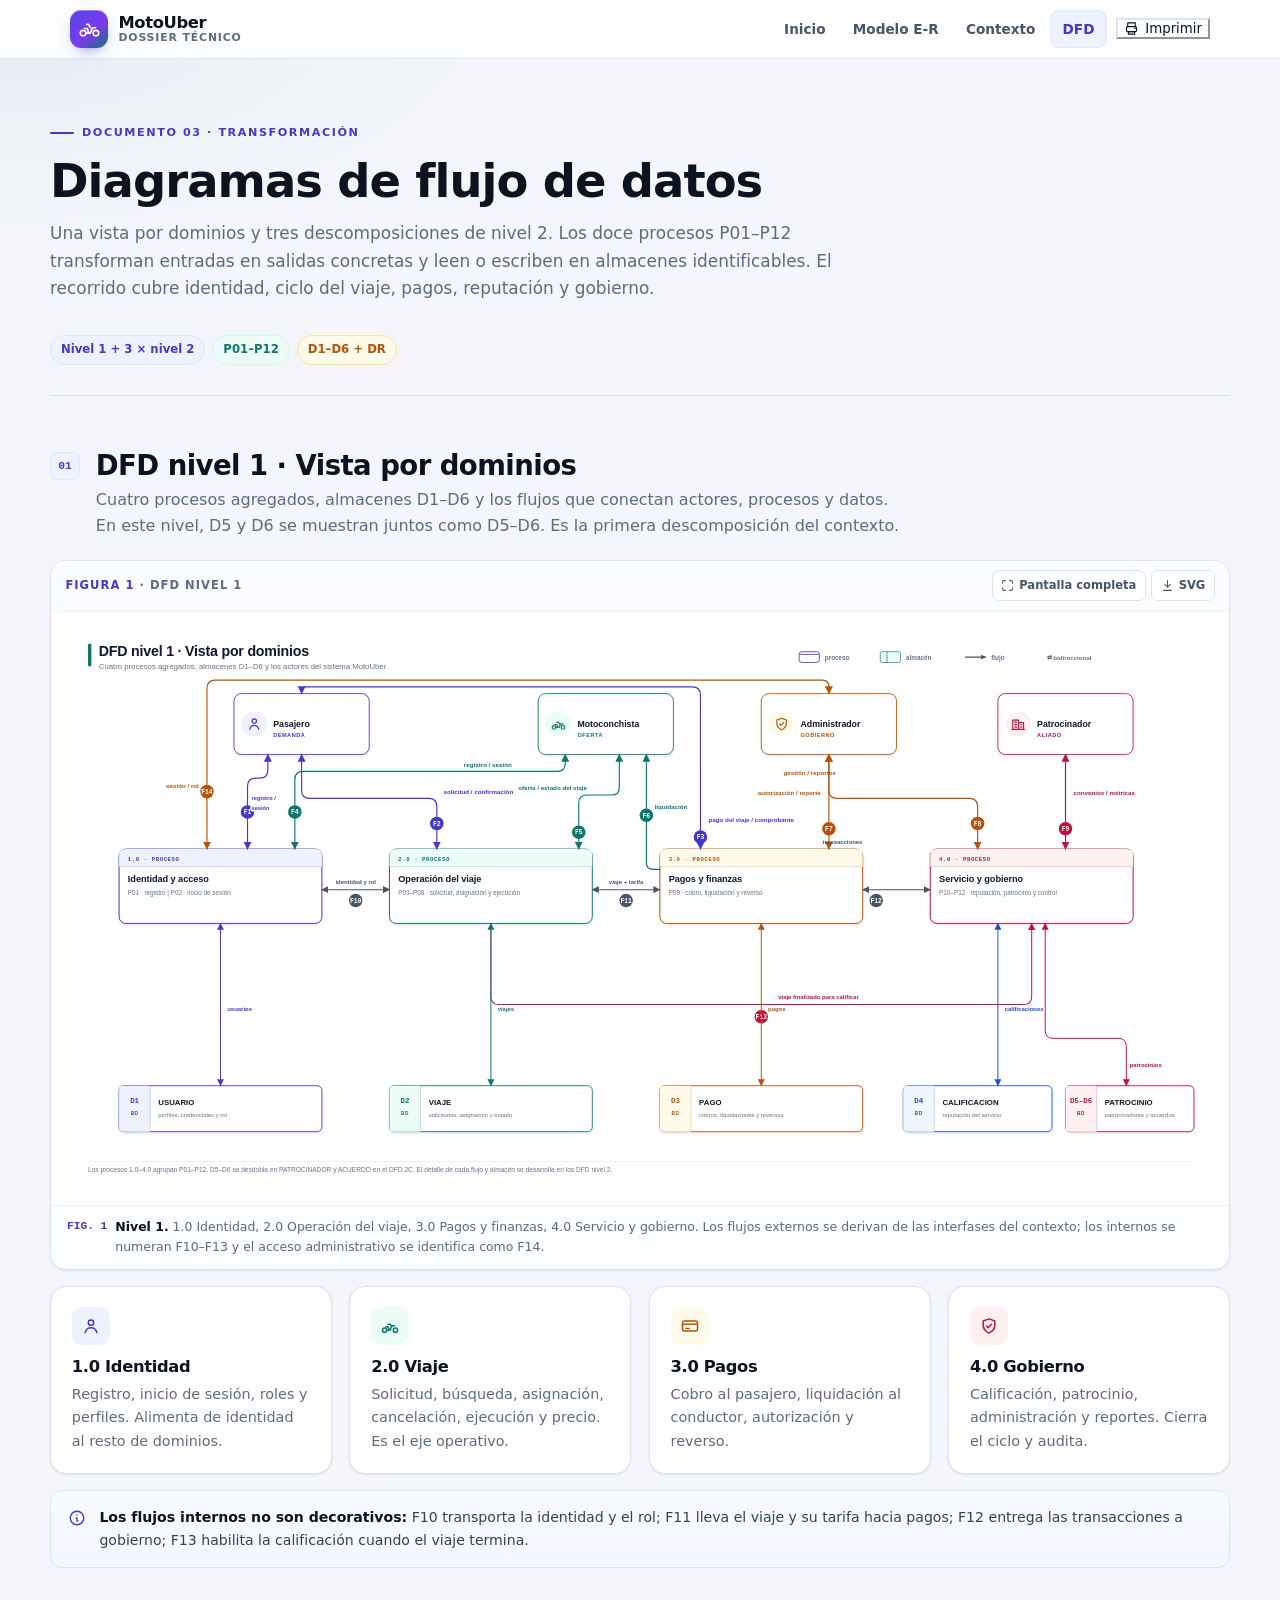
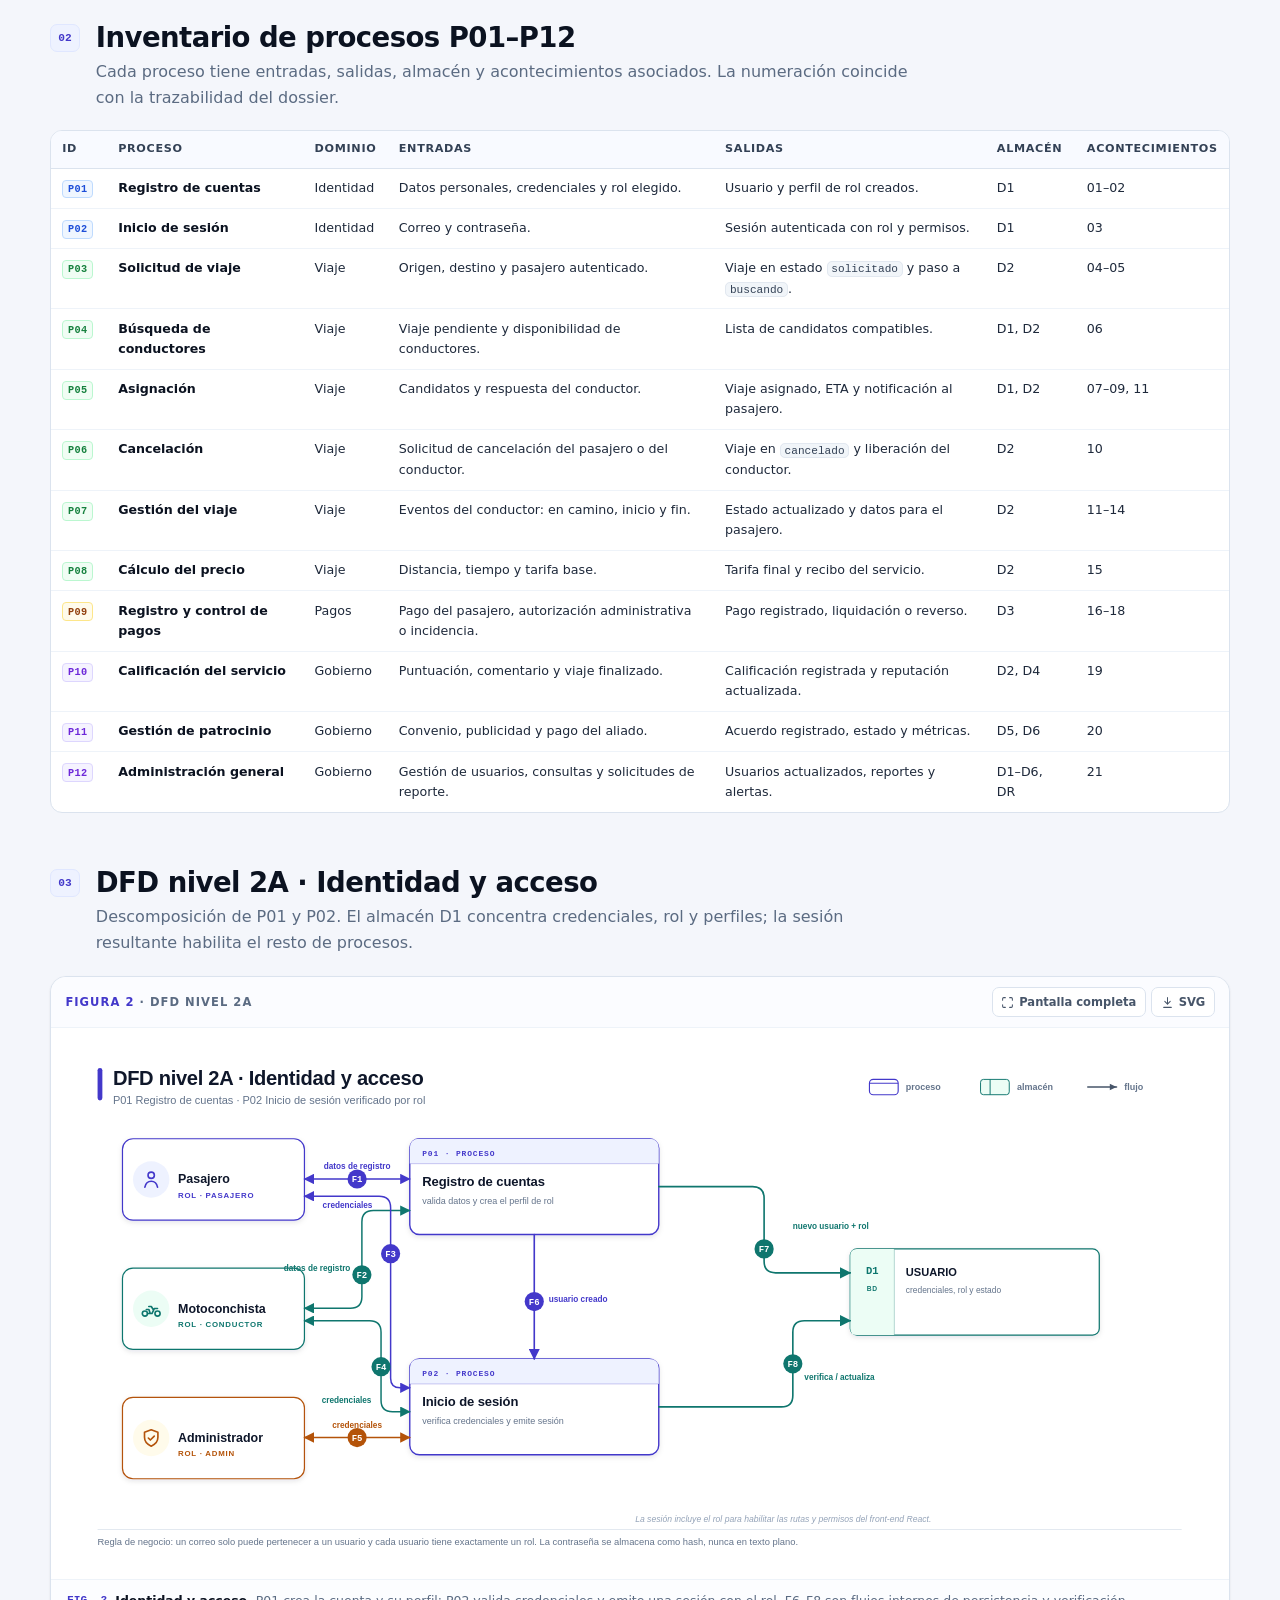
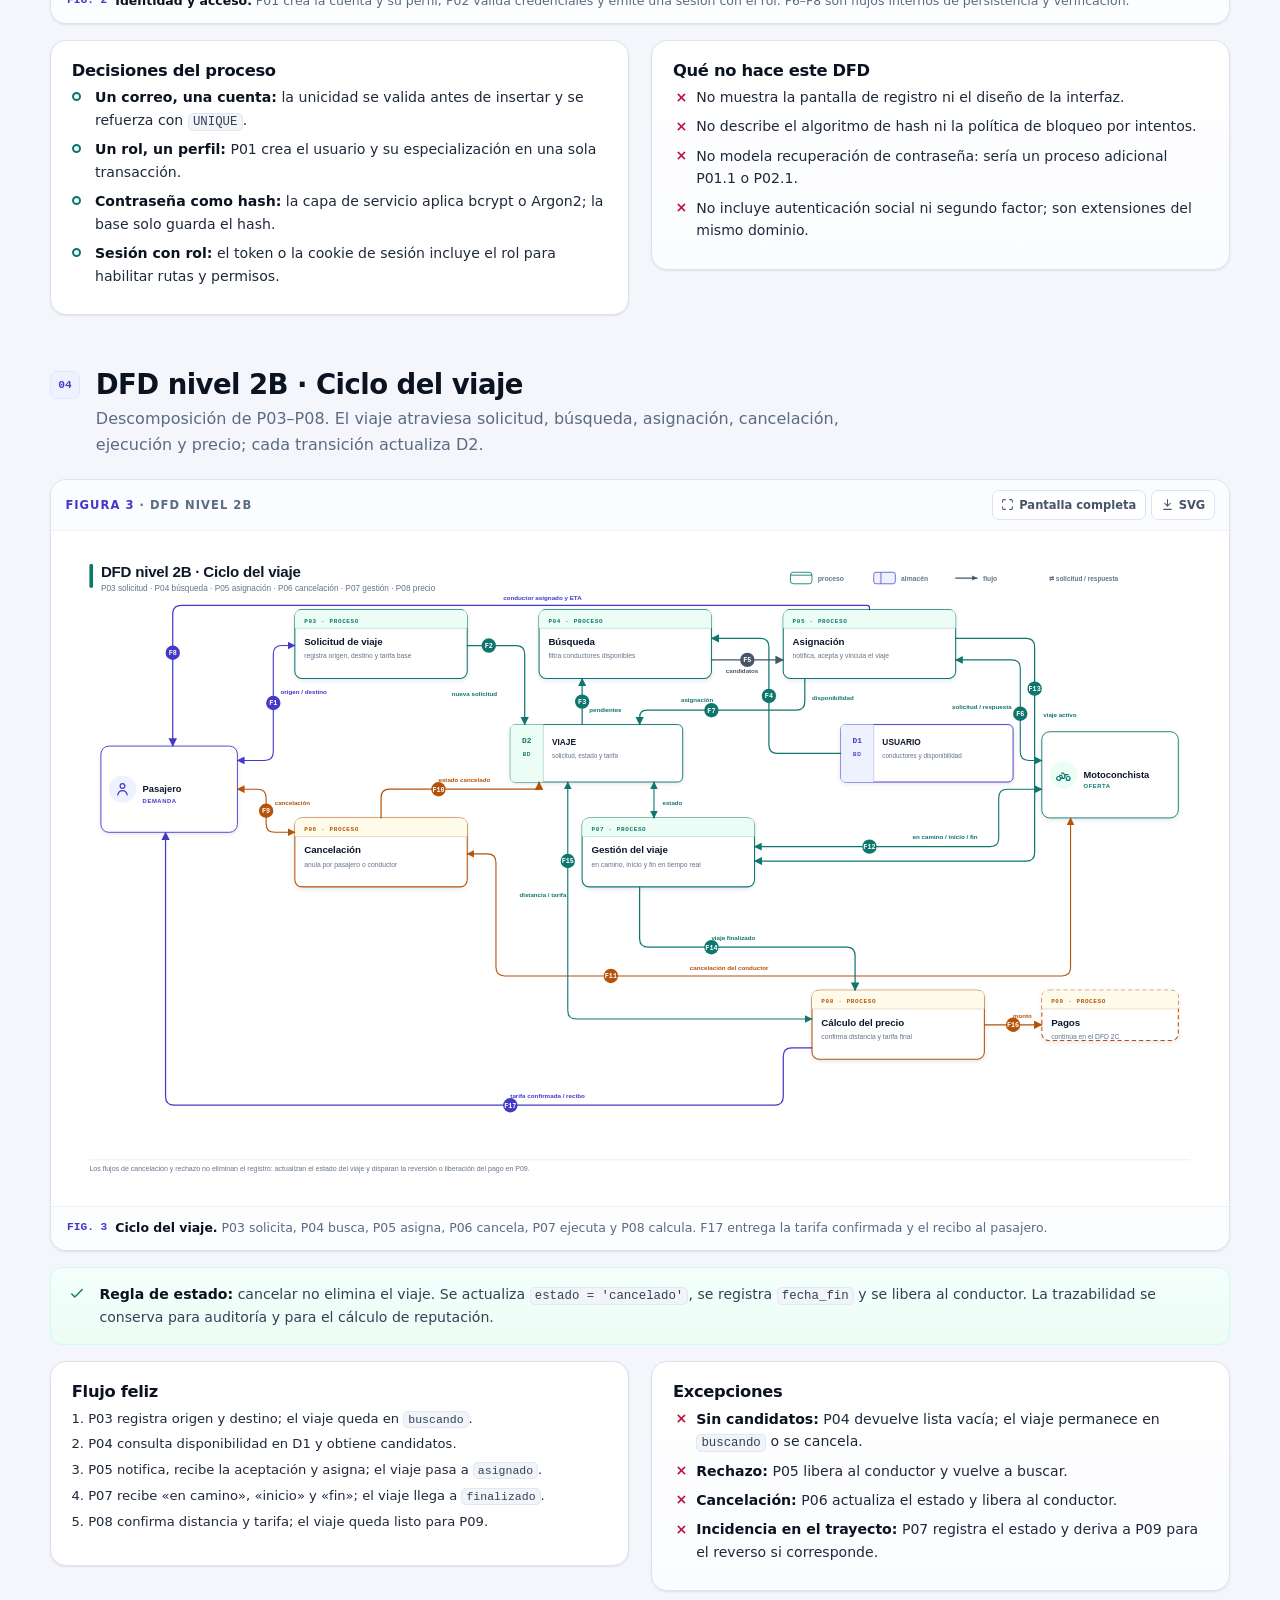
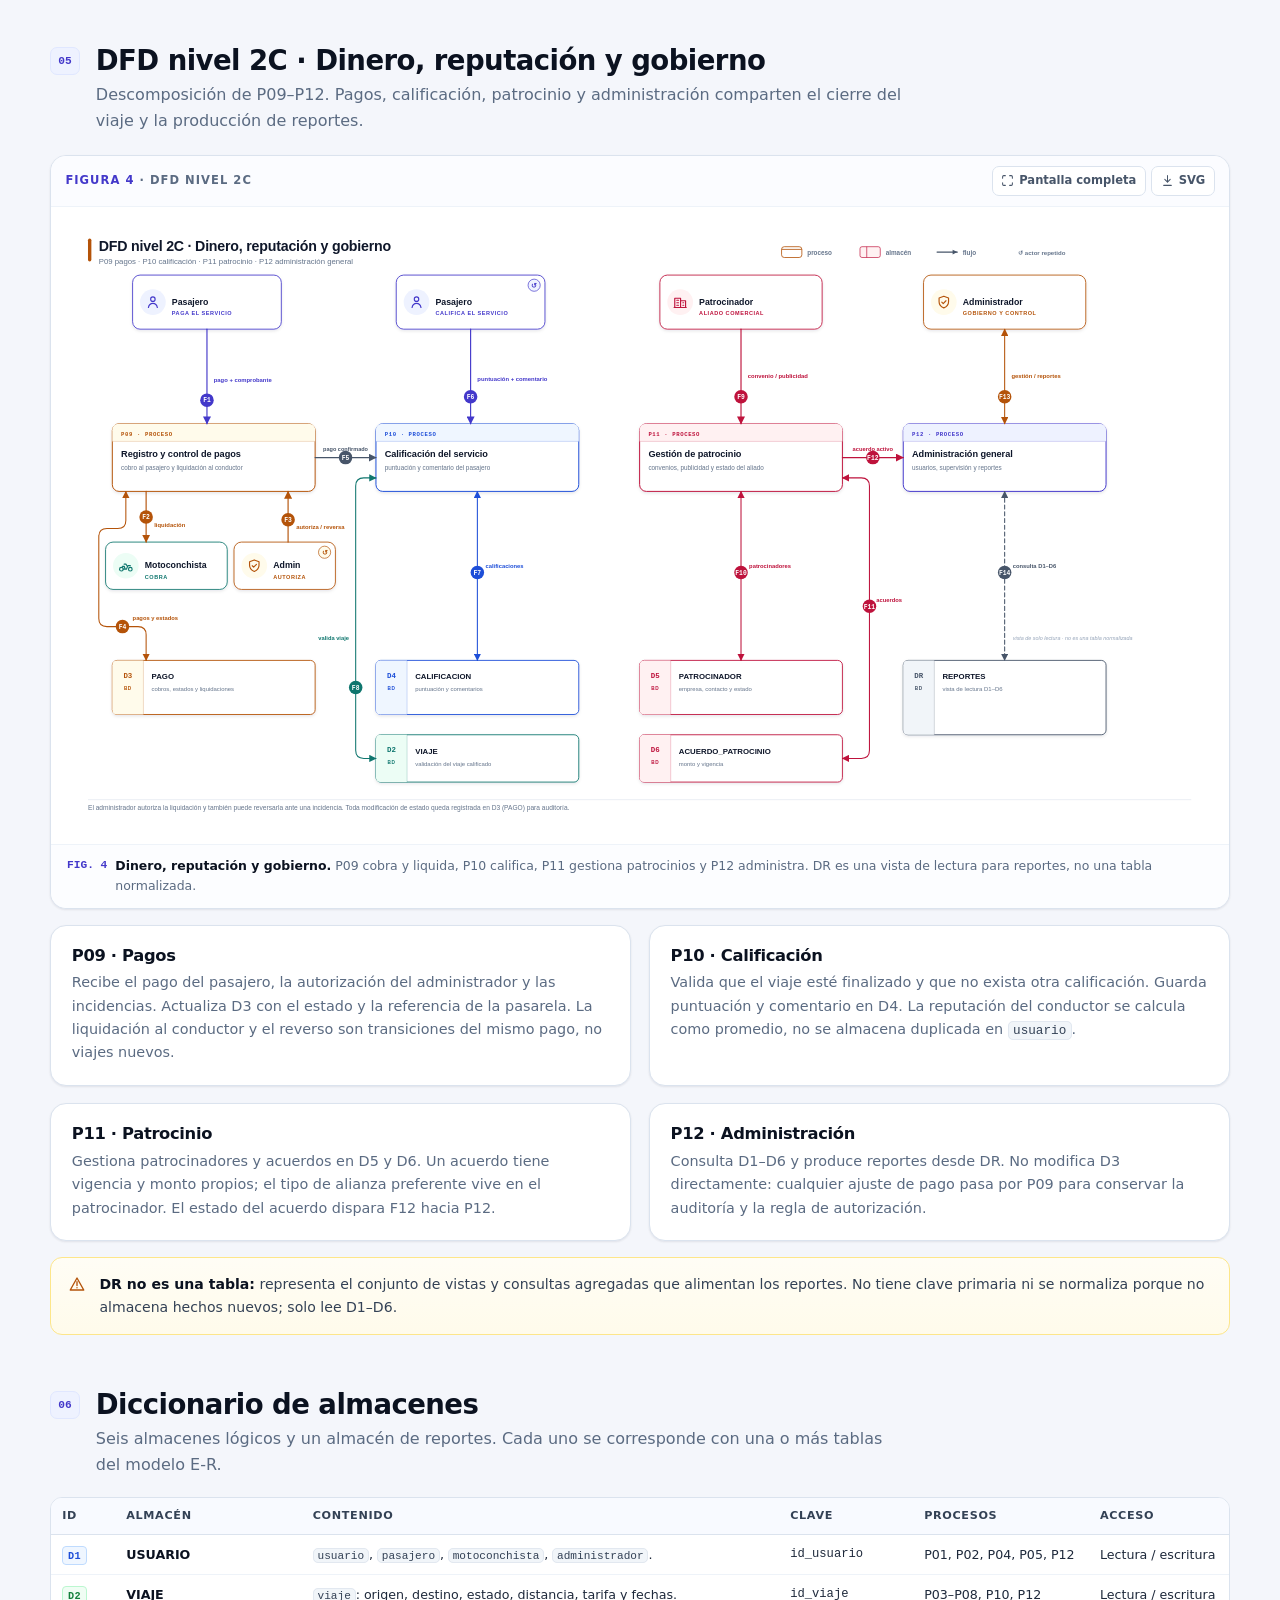
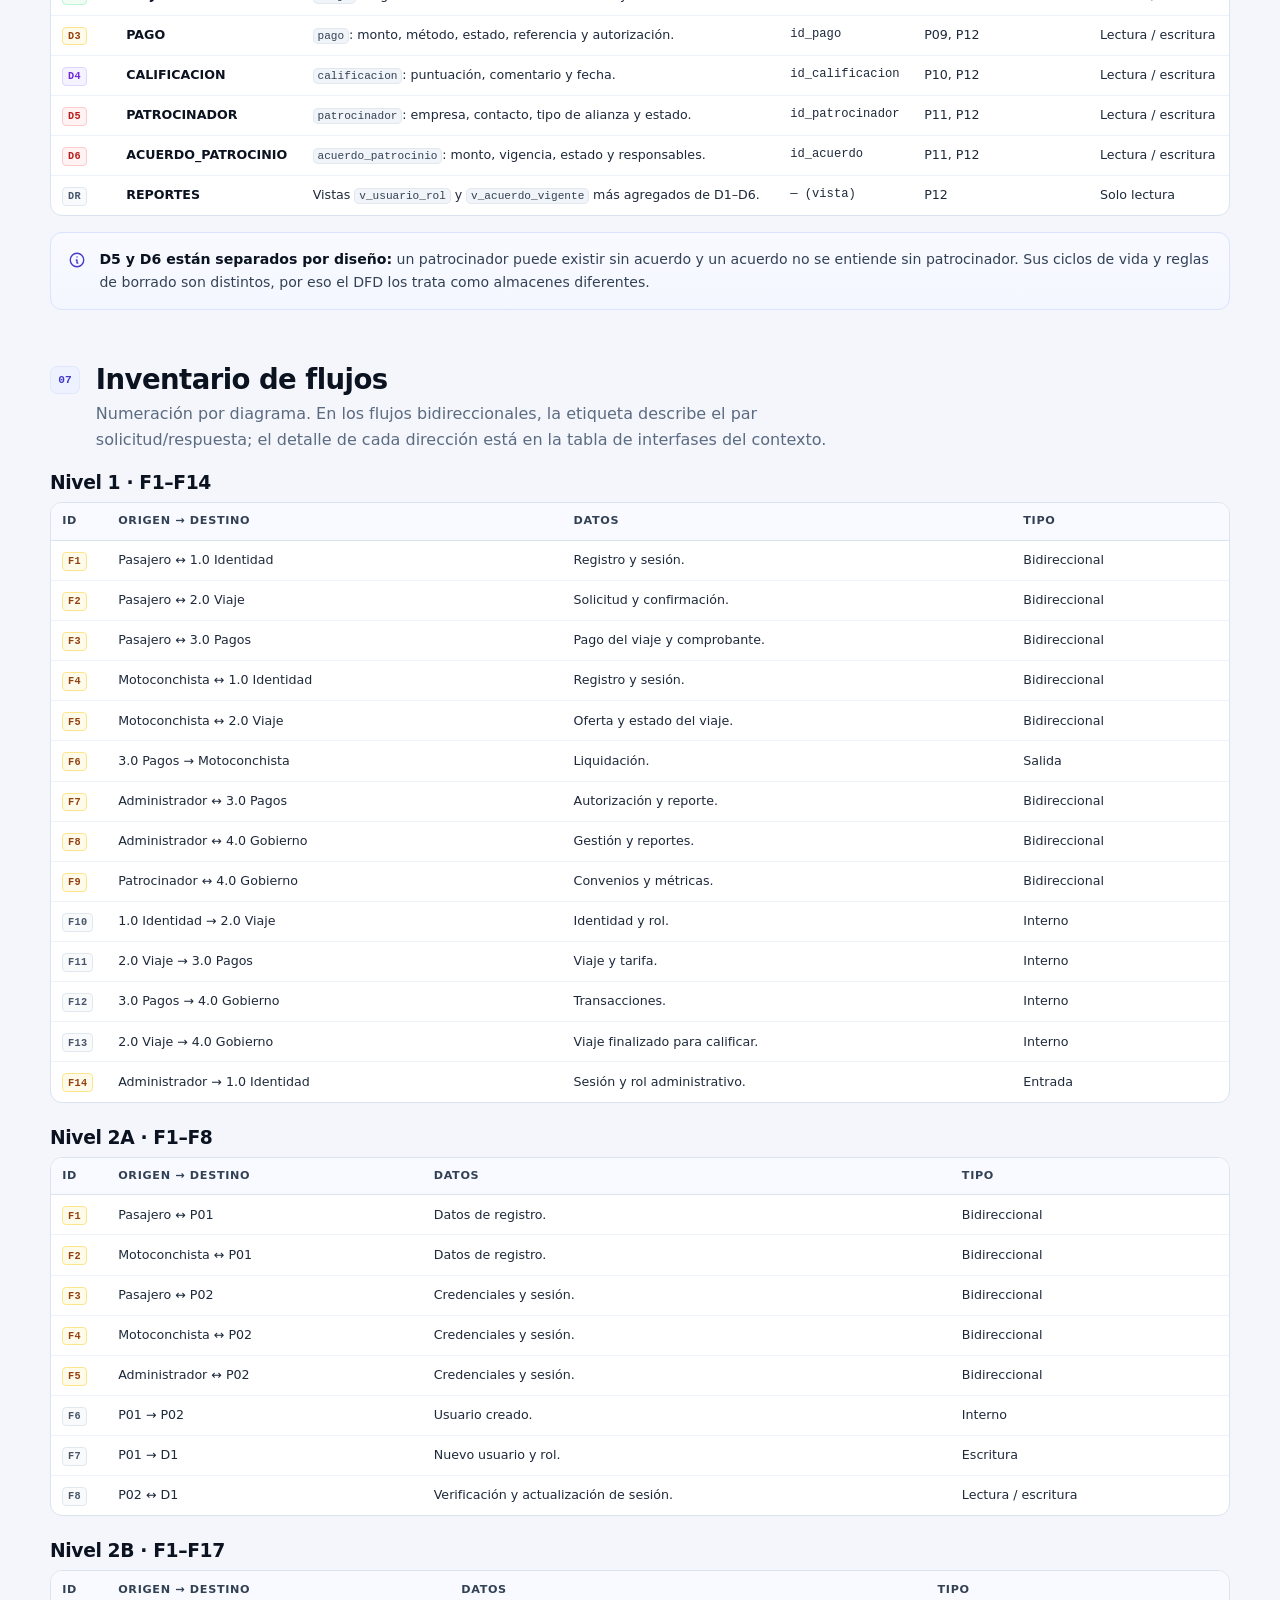
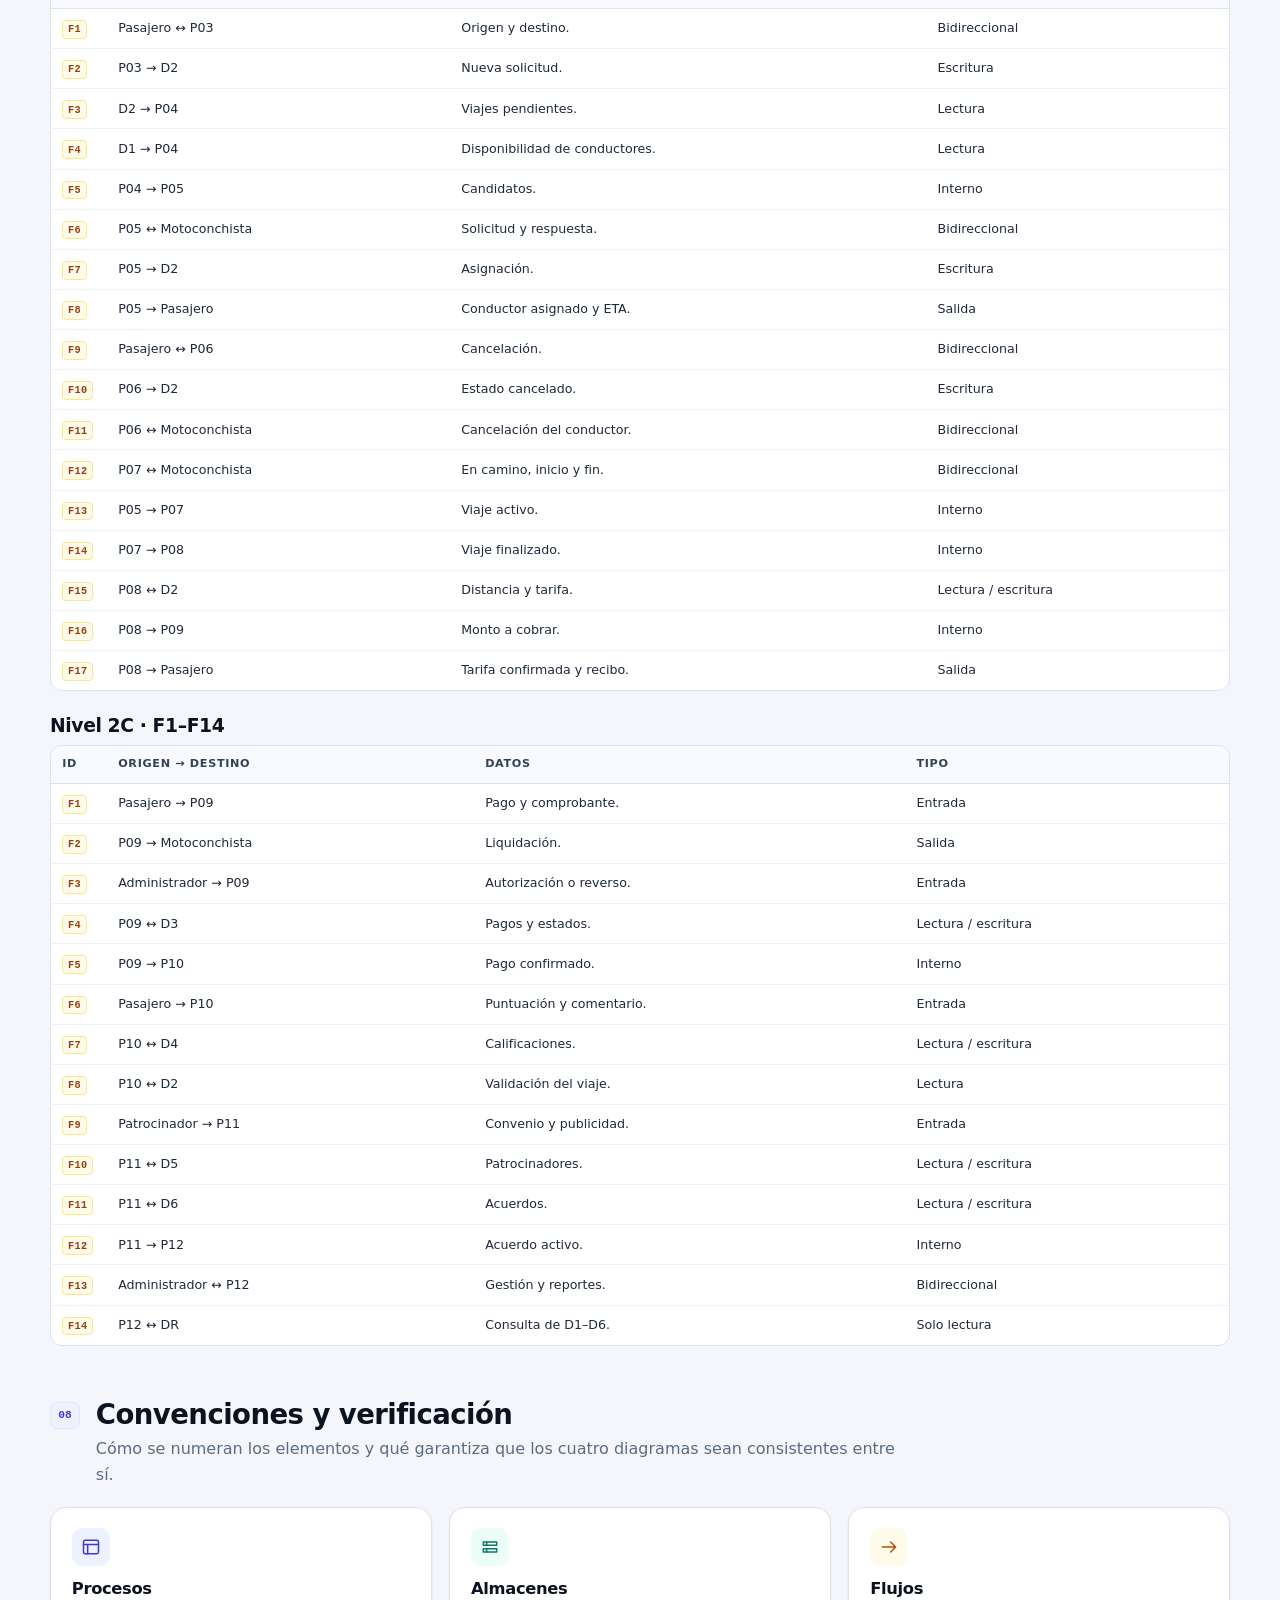
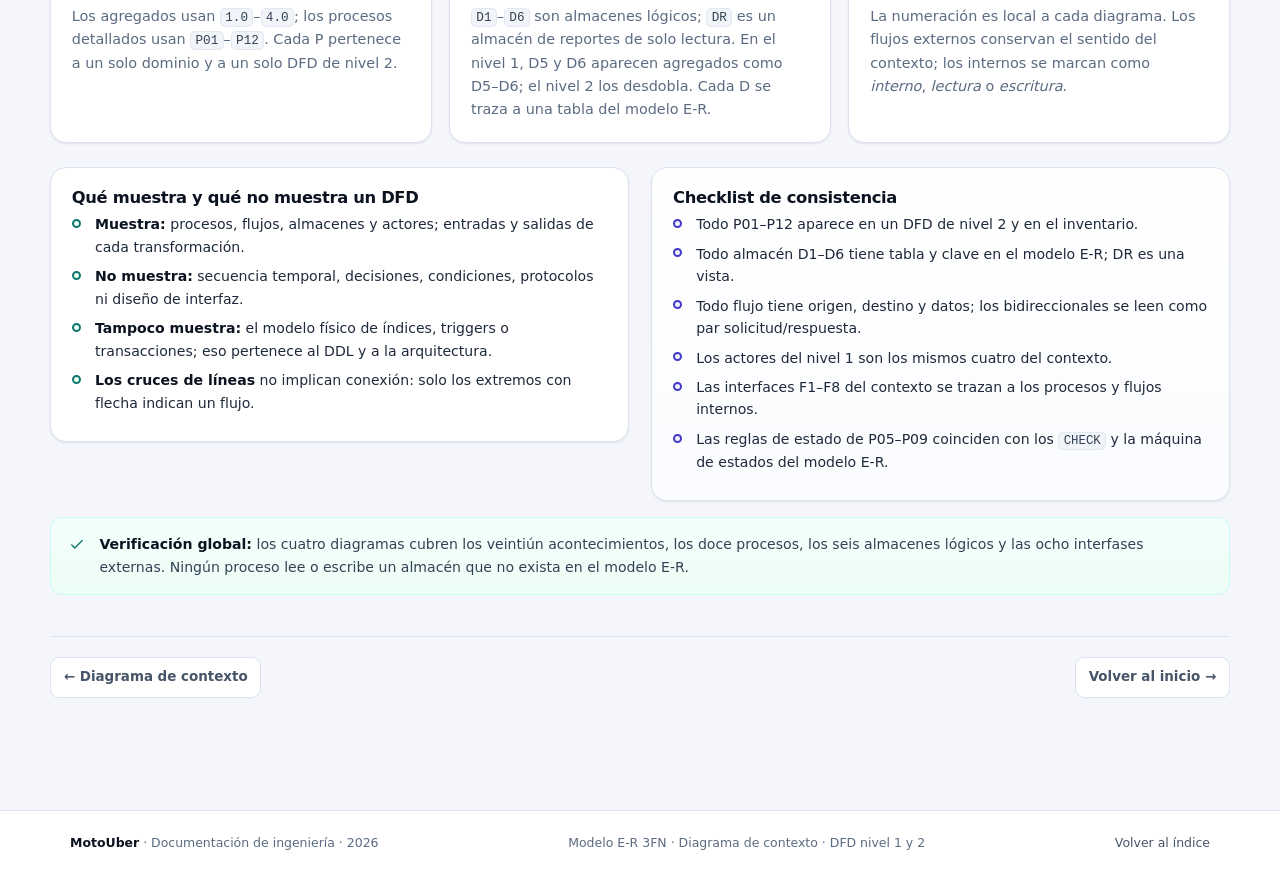
<file: dfd.html>
<!doctype html>
<html lang="es">
<head>
  <meta charset="utf-8">
  <meta name="viewport" content="width=device-width, initial-scale=1">
  <title>Diagramas de flujo de datos (DFD) · MotoUber</title>
  <meta name="description" content="DFD de MotoUber: nivel 1 por dominios y descomposiciones nivel 2 para identidad, ciclo del viaje, pagos, reputación y gobierno, con inventario de procesos, almacenes y flujos.">
  <meta name="author" content="Equipo MotoUber">
  <meta name="theme-color" content="#4338ca">
  <link rel="icon" href="data:image/svg+xml,%3Csvg xmlns='http://www.w3.org/2000/svg' viewBox='0 0 64 64'%3E%3Crect width='64' height='64' rx='16' fill='%234338ca'/%3E%3Cg fill='none' stroke='white' stroke-width='3.4' stroke-linecap='round' stroke-linejoin='round'%3E%3Ccircle cx='18' cy='43' r='7'/%3E%3Ccircle cx='46' cy='43' r='7'/%3E%3Cpath d='M25 43h11l5-12h6M32 43l-3-9h-6m10-3-4-6h-5'/%3E%3C/g%3E%3C/svg%3E">
  <link rel="stylesheet" href="assets/css/styles.css">
  
</head>
<body class="">
  <a class="skip-link" href="#contenido">Saltar al contenido</a>

  <div class="print-only" style="display:none;padding:0 0 10pt;border-bottom:1px solid #cbd5e1;margin-bottom:12pt;font-size:9pt;color:#475569">
    <strong style="color:#0f172a">MotoUber</strong> · Documentación técnica · Diagramas de flujo de datos (DFD)
  </div>

  <header class="topbar no-print">
    <div class="topbar__inner">
      <a class="brand" href="index.html" aria-label="MotoUber, inicio del dossier">
        <span class="brand__mark"><svg viewBox="0 0 24 24" fill="none" stroke="currentColor" stroke-width="1.7" stroke-linecap="round" stroke-linejoin="round" aria-hidden="true"><circle cx="5.3" cy="16.8" r="2.9"/><circle cx="18.7" cy="16.8" r="2.9"/><path d="M8.2 16.8h4.6l2.5-5.6h3.1"/><path d="M11.2 16.8 9.7 12H6.7"/><path d="m13 11.2-2.1-3.5H9.1"/></svg></span>
        <span class="brand__text">
          <span class="brand__name">MotoUber</span>
          <span class="brand__sub">Dossier técnico</span>
        </span>
      </a>
      <nav class="nav" aria-label="Navegación principal">
        <a href="index.html">Inicio</a><a href="modelo-er.html">Modelo E-R</a><a href="contexto.html">Contexto</a><a href="dfd.html" aria-current="page">DFD</a>
        <button class="nav__print" type="button" data-print title="Imprimir o guardar como PDF">
          <svg viewBox="0 0 24 24" fill="none" stroke="currentColor" stroke-width="1.8" stroke-linecap="round" stroke-linejoin="round" aria-hidden="true"><path d="M6 9V3h12v6"/><rect x="4" y="9" width="16" height="8" rx="2"/><path d="M7 17h10v4H7z"/><path d="M17 12h1"/></svg><span>Imprimir</span>
        </button>
      </nav>
    </div>
  </header>

  <main id="contenido">
    <div class="shell page">

  <header class="page-head page-head--row">
    <div>
      <div class="eyebrow">Documento 03 · Transformación</div>
      <h1>Diagramas de flujo de datos</h1>
      <p class="lead">
        Una vista por dominios y tres descomposiciones de nivel 2. Los doce procesos P01–P12
        transforman entradas en salidas concretas y leen o escriben en almacenes identificables.
        El recorrido cubre identidad, ciclo del viaje, pagos, reputación y gobierno.
      </p>
    </div>
    <div class="page-head__meta">
      <span class="chip chip--brand">Nivel 1 + 3 × nivel 2</span>
      <span class="chip chip--teal">P01–P12</span>
      <span class="chip chip--amber">D1–D6 + DR</span>
    </div>
  </header>

  <section class="section" id="nivel-1" aria-labelledby="n1-title">
    <div class="section-head">
      <span class="section-num">01</span>
      <div>
        <h2 id="n1-title">DFD nivel 1 · Vista por dominios</h2>
        <p>Cuatro procesos agregados, almacenes D1–D6 y los flujos que conectan actores, procesos y datos. En este nivel, D5 y D6 se muestran juntos como D5–D6. Es la primera descomposición del contexto.</p>
      </div>
    </div>

    <figure class="figure figure--full" data-name="dfd-nivel-1">
      <div class="figure__bar">
        <span class="figure__label"><b>Figura 1</b> · DFD nivel 1</span>
        <div class="figure__tools">
          <button class="tool" type="button" data-fullscreen title="Ver en pantalla completa">
            <svg viewBox="0 0 24 24" fill="none" stroke="currentColor" stroke-width="1.9" stroke-linecap="round" stroke-linejoin="round"><path d="M8 3H5a2 2 0 0 0-2 2v3M16 3h3a2 2 0 0 1 2 2v3M8 21H5a2 2 0 0 1-2-2v-3M16 21h3a2 2 0 0 0 2-2v-3"/></svg>
            Pantalla completa
          </button>
          <button class="tool" type="button" data-download-svg title="Descargar el diagrama como SVG">
            <svg viewBox="0 0 24 24" fill="none" stroke="currentColor" stroke-width="1.9" stroke-linecap="round" stroke-linejoin="round"><path d="M12 3v12M7 10l5 5 5-5M5 21h14"/></svg>
            SVG
          </button>
        </div>
      </div>
      <div class="figure__canvas figure__canvas--wide">
        <svg viewBox="0 0 1700 835" width="1700" height="835" role="img" aria-label="DFD nivel 1 de MotoUber con cuatro dominios, actores y almacenes de datos" xmlns="http://www.w3.org/2000/svg">
    <rect x="0" y="0" width="1700" height="835" fill="#ffffff"/>
    <defs>
    <marker id="dfd1-ar-ink" viewBox="0 0 10 10" refX="9.2" refY="5" markerWidth="7" markerHeight="7" orient="auto">
      <path d="M 0 0 L 10 5 L 0 10 z" fill="#0f172a"/>
    </marker>
    <marker id="dfd1-ar-ink-start" viewBox="0 0 10 10" refX="0.8" refY="5" markerWidth="7" markerHeight="7" orient="auto">
      <path d="M 10 0 L 0 5 L 10 10 z" fill="#0f172a"/>
    </marker><marker id="dfd1-ar-indigo" viewBox="0 0 10 10" refX="9.2" refY="5" markerWidth="7" markerHeight="7" orient="auto">
      <path d="M 0 0 L 10 5 L 0 10 z" fill="#4338ca"/>
    </marker>
    <marker id="dfd1-ar-indigo-start" viewBox="0 0 10 10" refX="0.8" refY="5" markerWidth="7" markerHeight="7" orient="auto">
      <path d="M 10 0 L 0 5 L 10 10 z" fill="#4338ca"/>
    </marker><marker id="dfd1-ar-teal" viewBox="0 0 10 10" refX="9.2" refY="5" markerWidth="7" markerHeight="7" orient="auto">
      <path d="M 0 0 L 10 5 L 0 10 z" fill="#0f766e"/>
    </marker>
    <marker id="dfd1-ar-teal-start" viewBox="0 0 10 10" refX="0.8" refY="5" markerWidth="7" markerHeight="7" orient="auto">
      <path d="M 10 0 L 0 5 L 10 10 z" fill="#0f766e"/>
    </marker><marker id="dfd1-ar-amber" viewBox="0 0 10 10" refX="9.2" refY="5" markerWidth="7" markerHeight="7" orient="auto">
      <path d="M 0 0 L 10 5 L 0 10 z" fill="#b45309"/>
    </marker>
    <marker id="dfd1-ar-amber-start" viewBox="0 0 10 10" refX="0.8" refY="5" markerWidth="7" markerHeight="7" orient="auto">
      <path d="M 10 0 L 0 5 L 10 10 z" fill="#b45309"/>
    </marker><marker id="dfd1-ar-rose" viewBox="0 0 10 10" refX="9.2" refY="5" markerWidth="7" markerHeight="7" orient="auto">
      <path d="M 0 0 L 10 5 L 0 10 z" fill="#be123c"/>
    </marker>
    <marker id="dfd1-ar-rose-start" viewBox="0 0 10 10" refX="0.8" refY="5" markerWidth="7" markerHeight="7" orient="auto">
      <path d="M 10 0 L 0 5 L 10 10 z" fill="#be123c"/>
    </marker><marker id="dfd1-ar-slate" viewBox="0 0 10 10" refX="9.2" refY="5" markerWidth="7" markerHeight="7" orient="auto">
      <path d="M 0 0 L 10 5 L 0 10 z" fill="#475569"/>
    </marker>
    <marker id="dfd1-ar-slate-start" viewBox="0 0 10 10" refX="0.8" refY="5" markerWidth="7" markerHeight="7" orient="auto">
      <path d="M 10 0 L 0 5 L 10 10 z" fill="#475569"/>
    </marker><marker id="dfd1-ar-blue" viewBox="0 0 10 10" refX="9.2" refY="5" markerWidth="7" markerHeight="7" orient="auto">
      <path d="M 0 0 L 10 5 L 0 10 z" fill="#1d4ed8"/>
    </marker>
    <marker id="dfd1-ar-blue-start" viewBox="0 0 10 10" refX="0.8" refY="5" markerWidth="7" markerHeight="7" orient="auto">
      <path d="M 10 0 L 0 5 L 10 10 z" fill="#1d4ed8"/>
    </marker><marker id="dfd1-ar-green" viewBox="0 0 10 10" refX="9.2" refY="5" markerWidth="7" markerHeight="7" orient="auto">
      <path d="M 0 0 L 10 5 L 0 10 z" fill="#15803d"/>
    </marker>
    <marker id="dfd1-ar-green-start" viewBox="0 0 10 10" refX="0.8" refY="5" markerWidth="7" markerHeight="7" orient="auto">
      <path d="M 10 0 L 0 5 L 10 10 z" fill="#15803d"/>
    </marker><marker id="dfd1-ar-violet" viewBox="0 0 10 10" refX="9.2" refY="5" markerWidth="7" markerHeight="7" orient="auto">
      <path d="M 0 0 L 10 5 L 0 10 z" fill="#6d28d9"/>
    </marker>
    <marker id="dfd1-ar-violet-start" viewBox="0 0 10 10" refX="0.8" refY="5" markerWidth="7" markerHeight="7" orient="auto">
      <path d="M 10 0 L 0 5 L 10 10 z" fill="#6d28d9"/>
    </marker><marker id="dfd1-ar-white" viewBox="0 0 10 10" refX="9.2" refY="5" markerWidth="7" markerHeight="7" orient="auto">
      <path d="M 0 0 L 10 5 L 0 10 z" fill="#ffffff"/>
    </marker>
    <marker id="dfd1-ar-white-start" viewBox="0 0 10 10" refX="0.8" refY="5" markerWidth="7" markerHeight="7" orient="auto">
      <path d="M 10 0 L 0 5 L 10 10 z" fill="#ffffff"/>
    </marker>
    <filter id="dfd1-soft" x="-20%" y="-20%" width="140%" height="150%">
      <feDropShadow dx="0" dy="2" stdDeviation="2.6" flood-color="#0f172a" flood-opacity=".10"/>
    </filter>
    <filter id="dfd1-soft-lg" x="-20%" y="-20%" width="140%" height="160%">
      <feDropShadow dx="0" dy="6" stdDeviation="9" flood-color="#0f172a" flood-opacity=".16"/>
    </filter>
    <style>
      text{font-family:'Segoe UI',Inter,-apple-system,'Helvetica Neue',Arial,sans-serif;}
      .mono{font-family:'Cascadia Mono',Consolas,'Courier New',monospace;}
      .halo{paint-order:stroke;stroke-linejoin:round;}
    </style>
  </defs>
    
    <g>
    <rect x="34" y="26" width="5" height="34" rx="2.5" fill="#0f766e"/>
    <text x="50" y="44"  style="font-size:21px;font-weight:750;fill:#0f172a;letter-spacing:-0.3" >DFD nivel 1 · Vista por dominios</text>
    <text x="50" y="64"  style="font-size:11.5px;font-weight:500;fill:#64748b" >Cuatro procesos agregados, almacenes D1–D6 y los actores del sistema MotoUber</text>
    <g>
      <rect x="1086" y="38" width="30" height="16" rx="4" fill="#ffffff" stroke="#4338ca" stroke-width="1.2"/>
      <path d="M 1086 42 h 30" stroke="#4338ca" stroke-width="1.2"/>
      <text x="1124" y="49.6"  style="font-size:9.4px;font-weight:600;fill:#64748b" >proceso</text>
    </g>
              <g>
      <rect x="1206" y="38" width="30" height="16" rx="3" fill="#ecfdf5" stroke="#0f766e" stroke-width="1"/>
      <line x1="1216" y1="38" x2="1216" y2="54" stroke="#0f766e" stroke-width="1"/>
      <text x="1244" y="49.6"  style="font-size:9.4px;font-weight:600;fill:#64748b" >almacén</text>
    </g>
              <g>
    <line x1="1332" y1="46" x2="1362" y2="46" stroke="#475569" stroke-width="1.7" stroke-linecap="round"/>
    
    <path d="M 1362 46 l -7 -3.4 v 6.8 z" fill="#475569"/>
    <text x="1370" y="49.6"  style="font-size:9.4px;font-weight:600;fill:#64748b" >flujo</text>
  </g>
              <text x="1452" y="50"  style="font-size:9.2px;font-weight:600;fill:#64748b" >⇄ bidireccional</text>
  </g>

    <!-- Actores -->
    <g filter="url(#dfd1-soft)">
    <rect x="250" y="100" width="200" height="90" rx="11" fill="#ffffff" stroke="#4338ca" stroke-width="1.25"/>
    <circle cx="280" cy="145" r="19" fill="#eef2ff"/>
    <g transform="translate(268 133) scale(1)" fill="none" stroke="#4338ca" stroke-width="1.7" stroke-linecap="round" stroke-linejoin="round"><circle cx="12" cy="7.6" r="3.3"/><path d="M5.4 20c.8-4.1 3.1-6.1 6.6-6.1s5.8 2 6.6 6.1"/></g>
    <text x="308" y="149"  style="font-size:13px;font-weight:750;fill:#0f172a" >Pasajero</text>
    <text x="308" y="164"  style="font-size:8.2px;font-weight:700;fill:#4338ca;letter-spacing:0.8" >DEMANDA</text>
    
    
  </g>
    <g filter="url(#dfd1-soft)">
    <rect x="700" y="100" width="200" height="90" rx="11" fill="#ffffff" stroke="#0f766e" stroke-width="1.25"/>
    <circle cx="730" cy="145" r="19" fill="#ecfdf5"/>
    <g transform="translate(718 133) scale(1)" fill="none" stroke="#0f766e" stroke-width="1.7" stroke-linecap="round" stroke-linejoin="round"><circle cx="5.4" cy="17" r="2.7"/><circle cx="18.6" cy="17" r="2.7"/><path d="M8.1 17h4.7l2.4-5.2h3.4M11 17l-1.4-4.2H6.9m7.2 0-2-3.2H9.5"/></g>
    <text x="758" y="149"  style="font-size:13px;font-weight:750;fill:#0f172a" >Motoconchista</text>
    <text x="758" y="164"  style="font-size:8.2px;font-weight:700;fill:#0f766e;letter-spacing:0.8" >OFERTA</text>
    
    
  </g>
    <g filter="url(#dfd1-soft)">
    <rect x="1030" y="100" width="200" height="90" rx="11" fill="#ffffff" stroke="#b45309" stroke-width="1.25"/>
    <circle cx="1060" cy="145" r="19" fill="#fffbeb"/>
    <g transform="translate(1048 133) scale(1)" fill="none" stroke="#b45309" stroke-width="1.7" stroke-linecap="round" stroke-linejoin="round"><path d="M12 3.4 19 6v5.3c0 4.2-2.9 7.5-7 9.2-4.1-1.7-7-5-7-9.2V6z"/><path d="m9 12 2.1 2.1L15.2 10"/></g>
    <text x="1088" y="149"  style="font-size:13px;font-weight:750;fill:#0f172a" >Administrador</text>
    <text x="1088" y="164"  style="font-size:8.2px;font-weight:700;fill:#b45309;letter-spacing:0.8" >GOBIERNO</text>
    
    
  </g>
    <g filter="url(#dfd1-soft)">
    <rect x="1380" y="100" width="200" height="90" rx="11" fill="#ffffff" stroke="#be123c" stroke-width="1.25"/>
    <circle cx="1410" cy="145" r="19" fill="#fff1f2"/>
    <g transform="translate(1398 133) scale(1)" fill="none" stroke="#be123c" stroke-width="1.7" stroke-linecap="round" stroke-linejoin="round"><path d="M4 20V6.2h8.6V20M12.6 10H20v10M3 20h18M7 9.3h2.6M7 13h2.6M7 16.6h2.6M16 13h1.2M16 16.6h1.2"/></g>
    <text x="1438" y="149"  style="font-size:13px;font-weight:750;fill:#0f172a" >Patrocinador</text>
    <text x="1438" y="164"  style="font-size:8.2px;font-weight:700;fill:#be123c;letter-spacing:0.8" >ALIADO</text>
    
    
  </g>

    <!-- Procesos agregados -->
    <g filter="url(#dfd1-soft)">
    <rect x="80" y="330" width="300" height="110" rx="10" fill="#ffffff" stroke="#4338ca" stroke-width="1.45"/>
    <path d="M 80 340 Q 80 330 90 330 L 370 330 Q 380 330 380 340 L 380 356 L 80 356 Z" fill="#eef2ff"/>
    <line x1="80" y1="356" x2="380" y2="356" stroke="#4338ca" stroke-opacity=".28" stroke-width="1"/>
    <text x="93" y="348" class="mono" style="font-size:8.3px;font-weight:750;fill:#4338ca;letter-spacing:0.9" >1.0  ·  PROCESO</text>
    <text x="93" y="379"  style="font-size:13.6px;font-weight:750;fill:#0f172a;letter-spacing:-0.1" >Identidad y acceso</text>
    <text x="93" y="398"  style="font-size:9.4px;font-weight:500;fill:#64748b" >P01 · registro  |  P02 · inicio de sesión</text>
  </g>
    <g filter="url(#dfd1-soft)">
    <rect x="480" y="330" width="300" height="110" rx="10" fill="#ffffff" stroke="#0f766e" stroke-width="1.45"/>
    <path d="M 480 340 Q 480 330 490 330 L 770 330 Q 780 330 780 340 L 780 356 L 480 356 Z" fill="#ecfdf5"/>
    <line x1="480" y1="356" x2="780" y2="356" stroke="#0f766e" stroke-opacity=".28" stroke-width="1"/>
    <text x="493" y="348" class="mono" style="font-size:8.3px;font-weight:750;fill:#0f766e;letter-spacing:0.9" >2.0  ·  PROCESO</text>
    <text x="493" y="379"  style="font-size:13.6px;font-weight:750;fill:#0f172a;letter-spacing:-0.1" >Operación del viaje</text>
    <text x="493" y="398"  style="font-size:9.4px;font-weight:500;fill:#64748b" >P03–P08 · solicitud, asignación y ejecución</text>
  </g>
    <g filter="url(#dfd1-soft)">
    <rect x="880" y="330" width="300" height="110" rx="10" fill="#ffffff" stroke="#b45309" stroke-width="1.45"/>
    <path d="M 880 340 Q 880 330 890 330 L 1170 330 Q 1180 330 1180 340 L 1180 356 L 880 356 Z" fill="#fffbeb"/>
    <line x1="880" y1="356" x2="1180" y2="356" stroke="#b45309" stroke-opacity=".28" stroke-width="1"/>
    <text x="893" y="348" class="mono" style="font-size:8.3px;font-weight:750;fill:#b45309;letter-spacing:0.9" >3.0  ·  PROCESO</text>
    <text x="893" y="379"  style="font-size:13.6px;font-weight:750;fill:#0f172a;letter-spacing:-0.1" >Pagos y finanzas</text>
    <text x="893" y="398"  style="font-size:9.4px;font-weight:500;fill:#64748b" >P09 · cobro, liquidación y reverso</text>
  </g>
    <g filter="url(#dfd1-soft)">
    <rect x="1280" y="330" width="300" height="110" rx="10" fill="#ffffff" stroke="#be123c" stroke-width="1.45"/>
    <path d="M 1280 340 Q 1280 330 1290 330 L 1570 330 Q 1580 330 1580 340 L 1580 356 L 1280 356 Z" fill="#fff1f2"/>
    <line x1="1280" y1="356" x2="1580" y2="356" stroke="#be123c" stroke-opacity=".28" stroke-width="1"/>
    <text x="1293" y="348" class="mono" style="font-size:8.3px;font-weight:750;fill:#be123c;letter-spacing:0.9" >4.0  ·  PROCESO</text>
    <text x="1293" y="379"  style="font-size:13.6px;font-weight:750;fill:#0f172a;letter-spacing:-0.1" >Servicio y gobierno</text>
    <text x="1293" y="398"  style="font-size:9.4px;font-weight:500;fill:#64748b" >P10–P12 · reputación, patrocinio y control</text>
  </g>

    <!-- Flujos Pasajero -->
    <path d="M 300 190 L 300 213 Q 300 225 288 225 L 282 225 Q 270 225 270 237 L 270 330" fill="none" stroke="#4338ca" stroke-width="1.7" stroke-linecap="round" stroke-linejoin="round" marker-start="url(#dfd1-ar-indigo-start)" marker-end="url(#dfd1-ar-indigo)" opacity="1"/>
    <g>
    <circle cx="270" cy="275" r="10" fill="#4338ca"/>
    <text x="270" y="278.4" class="mono" style="font-size:9.4px;font-weight:750;fill:#ffffff;text-anchor:middle" >F1</text>
  </g>
    <text x="276" y="258"  style="font-size:8.4px;font-weight:650;fill:#4338ca" class="halo" stroke="#ffffff" stroke-width="4.5">registro /</text><text x="276" y="271.5"  style="font-size:8.4px;font-weight:650;fill:#4338ca" class="halo" stroke="#ffffff" stroke-width="4.5">sesión</text>

    <path d="M 350 190 L 350 243 Q 350 255 362 255 L 538 255 Q 550 255 550 267 L 550 330" fill="none" stroke="#4338ca" stroke-width="1.7" stroke-linecap="round" stroke-linejoin="round" marker-start="url(#dfd1-ar-indigo-start)" marker-end="url(#dfd1-ar-indigo)" opacity="1"/>
    <g>
    <circle cx="550" cy="292" r="10" fill="#4338ca"/>
    <text x="550" y="295.4" class="mono" style="font-size:9.4px;font-weight:750;fill:#ffffff;text-anchor:middle" >F2</text>
  </g>
    <text x="560" y="248"  style="font-size:9.2px;font-weight:650;fill:#4338ca" >solicitud / confirmación</text>

    <path d="M 350 100 L 350 95 Q 350 90 355 90 L 928 90 Q 940 90 940 102 L 940 330" fill="none" stroke="#4338ca" stroke-width="1.7" stroke-linecap="round" stroke-linejoin="round" marker-start="url(#dfd1-ar-indigo-start)" marker-end="url(#dfd1-ar-indigo)" opacity="1"/>
    <g>
    <circle cx="940" cy="312" r="10" fill="#4338ca"/>
    <text x="940" y="315.4" class="mono" style="font-size:9.4px;font-weight:750;fill:#ffffff;text-anchor:middle" >F3</text>
  </g>
    <text x="952" y="290"  style="font-size:9.2px;font-weight:650;fill:#4338ca" >pago del viaje / comprobante</text>

    <!-- Flujos Motoconchista -->
    <path d="M 740 190 L 740 203 Q 740 215 728 215 L 352 215 Q 340 215 340 227 L 340 330" fill="none" stroke="#0f766e" stroke-width="1.7" stroke-linecap="round" stroke-linejoin="round" marker-start="url(#dfd1-ar-teal-start)" marker-end="url(#dfd1-ar-teal)" opacity="1"/>
    <g>
    <circle cx="340" cy="275" r="10" fill="#0f766e"/>
    <text x="340" y="278.4" class="mono" style="font-size:9.4px;font-weight:750;fill:#ffffff;text-anchor:middle" >F4</text>
  </g>
    <text x="590" y="208"  style="font-size:9.2px;font-weight:650;fill:#0f766e" >registro / sesión</text>

    <path d="M 820 190 L 820 238 Q 820 250 808 250 L 772 250 Q 760 250 760 262 L 760 330" fill="none" stroke="#0f766e" stroke-width="1.7" stroke-linecap="round" stroke-linejoin="round" marker-start="url(#dfd1-ar-teal-start)" marker-end="url(#dfd1-ar-teal)" opacity="1"/>
    <g>
    <circle cx="760" cy="305" r="10" fill="#0f766e"/>
    <text x="760" y="308.4" class="mono" style="font-size:9.4px;font-weight:750;fill:#ffffff;text-anchor:middle" >F5</text>
  </g>
    <text x="772" y="243"  style="font-size:9.2px;font-weight:650;fill:#0f766e;text-anchor:end" >oferta / estado del viaje</text>

    <path d="M 880 360 L 870 360 Q 860 360 860 350 L 860 190" fill="none" stroke="#0f766e" stroke-width="1.7" stroke-linecap="round" stroke-linejoin="round" marker-end="url(#dfd1-ar-teal)" opacity="1"/>
    <g>
    <circle cx="860" cy="280" r="10" fill="#0f766e"/>
    <text x="860" y="283.4" class="mono" style="font-size:9.4px;font-weight:750;fill:#ffffff;text-anchor:middle" >F6</text>
  </g>
    <text x="872" y="270"  style="font-size:9.2px;font-weight:650;fill:#0f766e" >liquidación</text>

    <!-- Flujos Administrador -->
    <path d="M 1130 190 L 1130 330" fill="none" stroke="#b45309" stroke-width="1.7" stroke-linecap="round" stroke-linejoin="round" marker-start="url(#dfd1-ar-amber-start)" marker-end="url(#dfd1-ar-amber)" opacity="1"/>
    <g>
    <circle cx="1130" cy="300" r="10" fill="#b45309"/>
    <text x="1130" y="303.4" class="mono" style="font-size:9.4px;font-weight:750;fill:#ffffff;text-anchor:middle" >F7</text>
  </g>
    <text x="1118" y="250"  style="font-size:9.2px;font-weight:650;fill:#b45309;text-anchor:end" >autorización / reporte</text>

    <path d="M 1130 190 L 1130 243 Q 1130 255 1142 255 L 1338 255 Q 1350 255 1350 267 L 1350 330" fill="none" stroke="#b45309" stroke-width="1.7" stroke-linecap="round" stroke-linejoin="round" marker-start="url(#dfd1-ar-amber-start)" marker-end="url(#dfd1-ar-amber)" opacity="1"/>
    <g>
    <circle cx="1350" cy="292" r="10" fill="#b45309"/>
    <text x="1350" y="295.4" class="mono" style="font-size:9.4px;font-weight:750;fill:#ffffff;text-anchor:middle" >F8</text>
  </g>
    <text x="1140" y="220"  style="font-size:9.2px;font-weight:650;fill:#b45309;text-anchor:end" >gestión / reportes</text>

    <!-- Flujo Patrocinador -->
    <path d="M 1480 190 L 1480 330" fill="none" stroke="#be123c" stroke-width="1.7" stroke-linecap="round" stroke-linejoin="round" marker-start="url(#dfd1-ar-rose-start)" marker-end="url(#dfd1-ar-rose)" opacity="1"/>
    <g>
    <circle cx="1480" cy="300" r="10" fill="#be123c"/>
    <text x="1480" y="303.4" class="mono" style="font-size:9.4px;font-weight:750;fill:#ffffff;text-anchor:middle" >F9</text>
  </g>
    <text x="1492" y="250"  style="font-size:9.2px;font-weight:650;fill:#be123c" >convenios / métricas</text>

    <!-- Flujos entre procesos -->
    <path d="M 380 390 L 480 390" fill="none" stroke="#475569" stroke-width="1.5" stroke-linecap="round" stroke-linejoin="round" marker-start="url(#dfd1-ar-slate-start)" marker-end="url(#dfd1-ar-slate)" opacity="1"/>
    <g>
    <circle cx="430" cy="406" r="10" fill="#475569"/>
    <text x="430" y="409.4" class="mono" style="font-size:9.4px;font-weight:750;fill:#ffffff;text-anchor:middle" >F10</text>
  </g>
    <text x="430" y="382"  style="font-size:8.8px;font-weight:650;fill:#475569;text-anchor:middle" >identidad y rol</text>

    <path d="M 780 390 L 880 390" fill="none" stroke="#475569" stroke-width="1.5" stroke-linecap="round" stroke-linejoin="round" marker-start="url(#dfd1-ar-slate-start)" marker-end="url(#dfd1-ar-slate)" opacity="1"/>
    <g>
    <circle cx="830" cy="406" r="10" fill="#475569"/>
    <text x="830" y="409.4" class="mono" style="font-size:9.4px;font-weight:750;fill:#ffffff;text-anchor:middle" >F11</text>
  </g>
    <text x="830" y="382"  style="font-size:8.8px;font-weight:650;fill:#475569;text-anchor:middle" >viaje + tarifa</text>

    <path d="M 1180 390 L 1280 390" fill="none" stroke="#475569" stroke-width="1.5" stroke-linecap="round" stroke-linejoin="round" marker-start="url(#dfd1-ar-slate-start)" marker-end="url(#dfd1-ar-slate)" opacity="1"/>
    <g>
    <circle cx="1200" cy="406" r="10" fill="#475569"/>
    <text x="1200" y="409.4" class="mono" style="font-size:9.4px;font-weight:750;fill:#ffffff;text-anchor:middle" >F12</text>
  </g>
    <text x="1150" y="322"  style="font-size:8.8px;font-weight:650;fill:#475569;text-anchor:middle" >transacciones</text>

    <path d="M 630 440 L 630 548 Q 630 560 642 560 L 1418 560 Q 1430 560 1430 548 L 1430 440" fill="none" stroke="#be123c" stroke-width="1.5" stroke-linecap="round" stroke-linejoin="round" marker-end="url(#dfd1-ar-rose)" opacity="1"/>
    <g>
    <circle cx="1030" cy="578" r="10" fill="#be123c"/>
    <text x="1030" y="581.4" class="mono" style="font-size:9.4px;font-weight:750;fill:#ffffff;text-anchor:middle" >F13</text>
  </g>
    <text x="1055" y="552"  style="font-size:8.8px;font-weight:650;fill:#be123c" >viaje finalizado para calificar</text>

    <path d="M 1130 100 L 1130 90 Q 1130 80 1120 80 L 222 80 Q 210 80 210 92 L 210 330" fill="none" stroke="#b45309" stroke-width="1.7" stroke-linecap="round" stroke-linejoin="round" marker-start="url(#dfd1-ar-amber-start)" marker-end="url(#dfd1-ar-amber)" opacity="1"/>
    <g>
    <circle cx="210" cy="245" r="10" fill="#b45309"/>
    <text x="210" y="248.4" class="mono" style="font-size:9.4px;font-weight:750;fill:#ffffff;text-anchor:middle" >F14</text>
  </g>
    <text x="198" y="240"  style="font-size:9.2px;font-weight:650;fill:#b45309;text-anchor:end" >sesión / rol</text>

    <!-- Almacenes -->
    <g filter="url(#dfd1-soft)">
    <rect x="80" y="680" width="300" height="68" rx="7" fill="#ffffff" stroke="#4338ca" stroke-width="1.3"/>
    <path d="M 80 687 Q 80 680 87 680 L 126 680 L 126 748 L 87 748 Q 80 748 80 741 Z" fill="#eef2ff"/>
    <line x1="126" y1="680" x2="126" y2="748" stroke="#4338ca" stroke-opacity=".3"/>
    <text x="103" y="706" class="mono" style="font-size:11px;font-weight:750;fill:#4338ca;text-anchor:middle" >D1</text>
    <text x="103" y="724"  style="font-size:7px;font-weight:700;fill:#4338ca;text-anchor:middle;letter-spacing:0.8" >BD</text>
    <text x="138" y="708"  style="font-size:11.6px;font-weight:750;fill:#0f172a" >USUARIO</text>
    <text x="138" y="726"  style="font-size:8.8px;font-weight:500;fill:#64748b" >perfiles, credenciales y rol</text>
  </g>
    <g filter="url(#dfd1-soft)">
    <rect x="480" y="680" width="300" height="68" rx="7" fill="#ffffff" stroke="#0f766e" stroke-width="1.3"/>
    <path d="M 480 687 Q 480 680 487 680 L 526 680 L 526 748 L 487 748 Q 480 748 480 741 Z" fill="#ecfdf5"/>
    <line x1="526" y1="680" x2="526" y2="748" stroke="#0f766e" stroke-opacity=".3"/>
    <text x="503" y="706" class="mono" style="font-size:11px;font-weight:750;fill:#0f766e;text-anchor:middle" >D2</text>
    <text x="503" y="724"  style="font-size:7px;font-weight:700;fill:#0f766e;text-anchor:middle;letter-spacing:0.8" >BD</text>
    <text x="538" y="708"  style="font-size:11.6px;font-weight:750;fill:#0f172a" >VIAJE</text>
    <text x="538" y="726"  style="font-size:8.8px;font-weight:500;fill:#64748b" >solicitudes, asignación y estado</text>
  </g>
    <g filter="url(#dfd1-soft)">
    <rect x="880" y="680" width="300" height="68" rx="7" fill="#ffffff" stroke="#b45309" stroke-width="1.3"/>
    <path d="M 880 687 Q 880 680 887 680 L 926 680 L 926 748 L 887 748 Q 880 748 880 741 Z" fill="#fffbeb"/>
    <line x1="926" y1="680" x2="926" y2="748" stroke="#b45309" stroke-opacity=".3"/>
    <text x="903" y="706" class="mono" style="font-size:11px;font-weight:750;fill:#b45309;text-anchor:middle" >D3</text>
    <text x="903" y="724"  style="font-size:7px;font-weight:700;fill:#b45309;text-anchor:middle;letter-spacing:0.8" >BD</text>
    <text x="938" y="708"  style="font-size:11.6px;font-weight:750;fill:#0f172a" >PAGO</text>
    <text x="938" y="726"  style="font-size:8.8px;font-weight:500;fill:#64748b" >cobros, liquidaciones y reversos</text>
  </g>
    <g filter="url(#dfd1-soft)">
    <rect x="1240" y="680" width="220" height="68" rx="7" fill="#ffffff" stroke="#1d4ed8" stroke-width="1.3"/>
    <path d="M 1240 687 Q 1240 680 1247 680 L 1286 680 L 1286 748 L 1247 748 Q 1240 748 1240 741 Z" fill="#eff6ff"/>
    <line x1="1286" y1="680" x2="1286" y2="748" stroke="#1d4ed8" stroke-opacity=".3"/>
    <text x="1263" y="706" class="mono" style="font-size:11px;font-weight:750;fill:#1d4ed8;text-anchor:middle" >D4</text>
    <text x="1263" y="724"  style="font-size:7px;font-weight:700;fill:#1d4ed8;text-anchor:middle;letter-spacing:0.8" >BD</text>
    <text x="1298" y="708"  style="font-size:11.6px;font-weight:750;fill:#0f172a" >CALIFICACION</text>
    <text x="1298" y="726"  style="font-size:8.8px;font-weight:500;fill:#64748b" >reputación del servicio</text>
  </g>
    <g filter="url(#dfd1-soft)">
    <rect x="1480" y="680" width="190" height="68" rx="7" fill="#ffffff" stroke="#be123c" stroke-width="1.3"/>
    <path d="M 1480 687 Q 1480 680 1487 680 L 1526 680 L 1526 748 L 1487 748 Q 1480 748 1480 741 Z" fill="#fff1f2"/>
    <line x1="1526" y1="680" x2="1526" y2="748" stroke="#be123c" stroke-opacity=".3"/>
    <text x="1503" y="706" class="mono" style="font-size:11px;font-weight:750;fill:#be123c;text-anchor:middle" >D5–D6</text>
    <text x="1503" y="724"  style="font-size:7px;font-weight:700;fill:#be123c;text-anchor:middle;letter-spacing:0.8" >BD</text>
    <text x="1538" y="708"  style="font-size:11.6px;font-weight:750;fill:#0f172a" >PATROCINIO</text>
    <text x="1538" y="726"  style="font-size:8.8px;font-weight:500;fill:#64748b" >patrocinadores y acuerdos</text>
  </g>

    <!-- Accesos a almacenes -->
    <path d="M 230 440 L 230 680" fill="none" stroke="#4338ca" stroke-width="1.45" stroke-linecap="round" stroke-linejoin="round" marker-start="url(#dfd1-ar-indigo-start)" marker-end="url(#dfd1-ar-indigo)" opacity="1"/>
    <text x="240" y="570"  style="font-size:8.8px;font-weight:650;fill:#4338ca" >usuarios</text>

    <path d="M 630 440 L 630 680" fill="none" stroke="#0f766e" stroke-width="1.45" stroke-linecap="round" stroke-linejoin="round" marker-start="url(#dfd1-ar-teal-start)" marker-end="url(#dfd1-ar-teal)" opacity="1"/>
    <text x="640" y="570"  style="font-size:8.8px;font-weight:650;fill:#0f766e" >viajes</text>

    <path d="M 1030 440 L 1030 680" fill="none" stroke="#b45309" stroke-width="1.45" stroke-linecap="round" stroke-linejoin="round" marker-start="url(#dfd1-ar-amber-start)" marker-end="url(#dfd1-ar-amber)" opacity="1"/>
    <text x="1040" y="570"  style="font-size:8.8px;font-weight:650;fill:#b45309" >pagos</text>

    <path d="M 1380 440 L 1380 680" fill="none" stroke="#1d4ed8" stroke-width="1.45" stroke-linecap="round" stroke-linejoin="round" marker-start="url(#dfd1-ar-blue-start)" marker-end="url(#dfd1-ar-blue)" opacity="1"/>
    <text x="1390" y="570"  style="font-size:8.8px;font-weight:650;fill:#1d4ed8" >calificaciones</text>

    <path d="M 1450 440 L 1450 598 Q 1450 610 1462 610 L 1558 610 Q 1570 610 1570 622 L 1570 680" fill="none" stroke="#be123c" stroke-width="1.45" stroke-linecap="round" stroke-linejoin="round" marker-start="url(#dfd1-ar-rose-start)" marker-end="url(#dfd1-ar-rose)" opacity="1"/>
    <text x="1575" y="652"  style="font-size:8.8px;font-weight:650;fill:#be123c" >patrocinios</text>

    <g>
    <line x1="34" y1="792" x2="1666" y2="792" stroke="#e2e8f0" stroke-width="1"/>
    <text x="34" y="808"  style="font-size:9.8px;font-weight:500;fill:#64748b" >Los procesos 1.0–4.0 agrupan P01–P12. D5–D6 se desdobla en PATROCINADOR y ACUERDO en el DFD 2C. El detalle de cada flujo y almacén se desarrolla en los DFD nivel 2.</text>
  </g>
  
  </svg>
      </div>
      <figcaption class="figure__caption">
        <span class="num">FIG. 1</span>
        <span><b>Nivel 1.</b> 1.0 Identidad, 2.0 Operación del viaje, 3.0 Pagos y finanzas, 4.0 Servicio y gobierno. Los flujos externos se derivan de las interfases del contexto; los internos se numeran F10–F13 y el acceso administrativo se identifica como F14.</span>
      </figcaption>
    </figure>

    <div class="grid grid--4 mt-2">
      <div class="card">
        <div class="card__icon"><svg viewBox="0 0 24 24" fill="none" stroke="currentColor" stroke-width="1.8" stroke-linecap="round" stroke-linejoin="round"><circle cx="12" cy="8" r="3.2"/><path d="M5 20c.8-4 3.2-6 7-6s6.2 2 7 6"/></svg></div>
        <h3>1.0 Identidad</h3>
        <p>Registro, inicio de sesión, roles y perfiles. Alimenta de identidad al resto de dominios.</p>
      </div>
      <div class="card">
        <div class="card__icon card__icon--teal"><svg viewBox="0 0 24 24" fill="none" stroke="currentColor" stroke-width="1.8" stroke-linecap="round" stroke-linejoin="round"><circle cx="5.5" cy="17" r="2.5"/><circle cx="18.5" cy="17" r="2.5"/><path d="M8 17h4l2.4-5.2h3.1M11 17 9.7 13H7m7.2 0-2-3.2H9.6"/></svg></div>
        <h3>2.0 Viaje</h3>
        <p>Solicitud, búsqueda, asignación, cancelación, ejecución y precio. Es el eje operativo.</p>
      </div>
      <div class="card">
        <div class="card__icon card__icon--amber"><svg viewBox="0 0 24 24" fill="none" stroke="currentColor" stroke-width="1.8" stroke-linecap="round" stroke-linejoin="round"><rect x="3" y="6" width="18" height="12" rx="2"/><path d="M3 10h18M7 15h4"/></svg></div>
        <h3>3.0 Pagos</h3>
        <p>Cobro al pasajero, liquidación al conductor, autorización y reverso.</p>
      </div>
      <div class="card">
        <div class="card__icon card__icon--rose"><svg viewBox="0 0 24 24" fill="none" stroke="currentColor" stroke-width="1.8" stroke-linecap="round" stroke-linejoin="round"><path d="M12 3.5 19 6v5.2c0 4.2-2.9 7.4-7 9.3-4.1-1.9-7-5.1-7-9.3V6z"/><path d="m9 12 2 2 4-4"/></svg></div>
        <h3>4.0 Gobierno</h3>
        <p>Calificación, patrocinio, administración y reportes. Cierra el ciclo y audita.</p>
      </div>
    </div>

    <div class="callout mt-2">
      <svg viewBox="0 0 24 24" fill="none" stroke="currentColor" stroke-width="1.8" stroke-linecap="round" stroke-linejoin="round"><circle cx="12" cy="12" r="9"/><path d="M12 8h.01M11 12h1v4h1"/></svg>
      <p><strong>Los flujos internos no son decorativos:</strong> F10 transporta la identidad y el rol; F11 lleva el viaje y su tarifa hacia pagos; F12 entrega las transacciones a gobierno; F13 habilita la calificación cuando el viaje termina.</p>
    </div>
  </section>

  <section class="section" id="procesos" aria-labelledby="proc-title">
    <div class="section-head">
      <span class="section-num">02</span>
      <div>
        <h2 id="proc-title">Inventario de procesos P01–P12</h2>
        <p>Cada proceso tiene entradas, salidas, almacén y acontecimientos asociados. La numeración coincide con la trazabilidad del dossier.</p>
      </div>
    </div>

    <div class="table-wrap">
      <table class="data table--compact">
        <thead>
          <tr><th style="width:3.5rem">ID</th><th>Proceso</th><th>Dominio</th><th>Entradas</th><th>Salidas</th><th>Almacén</th><th>Acontecimientos</th></tr>
        </thead>
        <tbody>
          <tr>
            <td><span class="tag tag--fk">P01</span></td><td><strong>Registro de cuentas</strong></td><td>Identidad</td>
            <td>Datos personales, credenciales y rol elegido.</td><td>Usuario y perfil de rol creados.</td><td>D1</td><td class="nowrap">01–02</td>
          </tr>
          <tr>
            <td><span class="tag tag--fk">P02</span></td><td><strong>Inicio de sesión</strong></td><td>Identidad</td>
            <td>Correo y contraseña.</td><td>Sesión autenticada con rol y permisos.</td><td>D1</td><td class="nowrap">03</td>
          </tr>
          <tr>
            <td><span class="tag tag--ok">P03</span></td><td><strong>Solicitud de viaje</strong></td><td>Viaje</td>
            <td>Origen, destino y pasajero autenticado.</td><td>Viaje en estado <code>solicitado</code> y paso a <code>buscando</code>.</td><td>D2</td><td class="nowrap">04–05</td>
          </tr>
          <tr>
            <td><span class="tag tag--ok">P04</span></td><td><strong>Búsqueda de conductores</strong></td><td>Viaje</td>
            <td>Viaje pendiente y disponibilidad de conductores.</td><td>Lista de candidatos compatibles.</td><td>D1, D2</td><td class="nowrap">06</td>
          </tr>
          <tr>
            <td><span class="tag tag--ok">P05</span></td><td><strong>Asignación</strong></td><td>Viaje</td>
            <td>Candidatos y respuesta del conductor.</td><td>Viaje asignado, ETA y notificación al pasajero.</td><td>D1, D2</td><td class="nowrap">07–09, 11</td>
          </tr>
          <tr>
            <td><span class="tag tag--ok">P06</span></td><td><strong>Cancelación</strong></td><td>Viaje</td>
            <td>Solicitud de cancelación del pasajero o del conductor.</td><td>Viaje en <code>cancelado</code> y liberación del conductor.</td><td>D2</td><td class="nowrap">10</td>
          </tr>
          <tr>
            <td><span class="tag tag--ok">P07</span></td><td><strong>Gestión del viaje</strong></td><td>Viaje</td>
            <td>Eventos del conductor: en camino, inicio y fin.</td><td>Estado actualizado y datos para el pasajero.</td><td>D2</td><td class="nowrap">11–14</td>
          </tr>
          <tr>
            <td><span class="tag tag--ok">P08</span></td><td><strong>Cálculo del precio</strong></td><td>Viaje</td>
            <td>Distancia, tiempo y tarifa base.</td><td>Tarifa final y recibo del servicio.</td><td>D2</td><td class="nowrap">15</td>
          </tr>
          <tr>
            <td><span class="tag tag--pk">P09</span></td><td><strong>Registro y control de pagos</strong></td><td>Pagos</td>
            <td>Pago del pasajero, autorización administrativa o incidencia.</td><td>Pago registrado, liquidación o reverso.</td><td>D3</td><td class="nowrap">16–18</td>
          </tr>
          <tr>
            <td><span class="tag tag--uq">P10</span></td><td><strong>Calificación del servicio</strong></td><td>Gobierno</td>
            <td>Puntuación, comentario y viaje finalizado.</td><td>Calificación registrada y reputación actualizada.</td><td>D2, D4</td><td class="nowrap">19</td>
          </tr>
          <tr>
            <td><span class="tag tag--uq">P11</span></td><td><strong>Gestión de patrocinio</strong></td><td>Gobierno</td>
            <td>Convenio, publicidad y pago del aliado.</td><td>Acuerdo registrado, estado y métricas.</td><td>D5, D6</td><td class="nowrap">20</td>
          </tr>
          <tr>
            <td><span class="tag tag--uq">P12</span></td><td><strong>Administración general</strong></td><td>Gobierno</td>
            <td>Gestión de usuarios, consultas y solicitudes de reporte.</td><td>Usuarios actualizados, reportes y alertas.</td><td>D1–D6, DR</td><td class="nowrap">21</td>
          </tr>
        </tbody>
      </table>
    </div>
  </section>

  <section class="section" id="nivel-2a" aria-labelledby="n2a-title">
    <div class="section-head">
      <span class="section-num">03</span>
      <div>
        <h2 id="n2a-title">DFD nivel 2A · Identidad y acceso</h2>
        <p>Descomposición de P01 y P02. El almacén D1 concentra credenciales, rol y perfiles; la sesión resultante habilita el resto de procesos.</p>
      </div>
    </div>

    <figure class="figure figure--full" data-name="dfd-nivel-2a">
      <div class="figure__bar">
        <span class="figure__label"><b>Figura 2</b> · DFD nivel 2A</span>
        <div class="figure__tools">
          <button class="tool" type="button" data-fullscreen title="Ver en pantalla completa">
            <svg viewBox="0 0 24 24" fill="none" stroke="currentColor" stroke-width="1.9" stroke-linecap="round" stroke-linejoin="round"><path d="M8 3H5a2 2 0 0 0-2 2v3M16 3h3a2 2 0 0 1 2 2v3M8 21H5a2 2 0 0 1-2-2v-3M16 21h3a2 2 0 0 0 2-2v-3"/></svg>
            Pantalla completa
          </button>
          <button class="tool" type="button" data-download-svg title="Descargar el diagrama como SVG">
            <svg viewBox="0 0 24 24" fill="none" stroke="currentColor" stroke-width="1.9" stroke-linecap="round" stroke-linejoin="round"><path d="M12 3v12M7 10l5 5 5-5M5 21h14"/></svg>
            SVG
          </button>
        </div>
      </div>
      <div class="figure__canvas figure__canvas--wide">
        <svg viewBox="0 0 1200 545" width="1200" height="545" role="img" aria-label="DFD nivel 2A de MotoUber: registro de cuentas e inicio de sesión" xmlns="http://www.w3.org/2000/svg">
    <rect x="0" y="0" width="1200" height="545" fill="#ffffff"/>
    <defs>
    <marker id="dfd2a-ar-ink" viewBox="0 0 10 10" refX="9.2" refY="5" markerWidth="7" markerHeight="7" orient="auto">
      <path d="M 0 0 L 10 5 L 0 10 z" fill="#0f172a"/>
    </marker>
    <marker id="dfd2a-ar-ink-start" viewBox="0 0 10 10" refX="0.8" refY="5" markerWidth="7" markerHeight="7" orient="auto">
      <path d="M 10 0 L 0 5 L 10 10 z" fill="#0f172a"/>
    </marker><marker id="dfd2a-ar-indigo" viewBox="0 0 10 10" refX="9.2" refY="5" markerWidth="7" markerHeight="7" orient="auto">
      <path d="M 0 0 L 10 5 L 0 10 z" fill="#4338ca"/>
    </marker>
    <marker id="dfd2a-ar-indigo-start" viewBox="0 0 10 10" refX="0.8" refY="5" markerWidth="7" markerHeight="7" orient="auto">
      <path d="M 10 0 L 0 5 L 10 10 z" fill="#4338ca"/>
    </marker><marker id="dfd2a-ar-teal" viewBox="0 0 10 10" refX="9.2" refY="5" markerWidth="7" markerHeight="7" orient="auto">
      <path d="M 0 0 L 10 5 L 0 10 z" fill="#0f766e"/>
    </marker>
    <marker id="dfd2a-ar-teal-start" viewBox="0 0 10 10" refX="0.8" refY="5" markerWidth="7" markerHeight="7" orient="auto">
      <path d="M 10 0 L 0 5 L 10 10 z" fill="#0f766e"/>
    </marker><marker id="dfd2a-ar-amber" viewBox="0 0 10 10" refX="9.2" refY="5" markerWidth="7" markerHeight="7" orient="auto">
      <path d="M 0 0 L 10 5 L 0 10 z" fill="#b45309"/>
    </marker>
    <marker id="dfd2a-ar-amber-start" viewBox="0 0 10 10" refX="0.8" refY="5" markerWidth="7" markerHeight="7" orient="auto">
      <path d="M 10 0 L 0 5 L 10 10 z" fill="#b45309"/>
    </marker><marker id="dfd2a-ar-rose" viewBox="0 0 10 10" refX="9.2" refY="5" markerWidth="7" markerHeight="7" orient="auto">
      <path d="M 0 0 L 10 5 L 0 10 z" fill="#be123c"/>
    </marker>
    <marker id="dfd2a-ar-rose-start" viewBox="0 0 10 10" refX="0.8" refY="5" markerWidth="7" markerHeight="7" orient="auto">
      <path d="M 10 0 L 0 5 L 10 10 z" fill="#be123c"/>
    </marker><marker id="dfd2a-ar-slate" viewBox="0 0 10 10" refX="9.2" refY="5" markerWidth="7" markerHeight="7" orient="auto">
      <path d="M 0 0 L 10 5 L 0 10 z" fill="#475569"/>
    </marker>
    <marker id="dfd2a-ar-slate-start" viewBox="0 0 10 10" refX="0.8" refY="5" markerWidth="7" markerHeight="7" orient="auto">
      <path d="M 10 0 L 0 5 L 10 10 z" fill="#475569"/>
    </marker><marker id="dfd2a-ar-blue" viewBox="0 0 10 10" refX="9.2" refY="5" markerWidth="7" markerHeight="7" orient="auto">
      <path d="M 0 0 L 10 5 L 0 10 z" fill="#1d4ed8"/>
    </marker>
    <marker id="dfd2a-ar-blue-start" viewBox="0 0 10 10" refX="0.8" refY="5" markerWidth="7" markerHeight="7" orient="auto">
      <path d="M 10 0 L 0 5 L 10 10 z" fill="#1d4ed8"/>
    </marker><marker id="dfd2a-ar-green" viewBox="0 0 10 10" refX="9.2" refY="5" markerWidth="7" markerHeight="7" orient="auto">
      <path d="M 0 0 L 10 5 L 0 10 z" fill="#15803d"/>
    </marker>
    <marker id="dfd2a-ar-green-start" viewBox="0 0 10 10" refX="0.8" refY="5" markerWidth="7" markerHeight="7" orient="auto">
      <path d="M 10 0 L 0 5 L 10 10 z" fill="#15803d"/>
    </marker><marker id="dfd2a-ar-violet" viewBox="0 0 10 10" refX="9.2" refY="5" markerWidth="7" markerHeight="7" orient="auto">
      <path d="M 0 0 L 10 5 L 0 10 z" fill="#6d28d9"/>
    </marker>
    <marker id="dfd2a-ar-violet-start" viewBox="0 0 10 10" refX="0.8" refY="5" markerWidth="7" markerHeight="7" orient="auto">
      <path d="M 10 0 L 0 5 L 10 10 z" fill="#6d28d9"/>
    </marker><marker id="dfd2a-ar-white" viewBox="0 0 10 10" refX="9.2" refY="5" markerWidth="7" markerHeight="7" orient="auto">
      <path d="M 0 0 L 10 5 L 0 10 z" fill="#ffffff"/>
    </marker>
    <marker id="dfd2a-ar-white-start" viewBox="0 0 10 10" refX="0.8" refY="5" markerWidth="7" markerHeight="7" orient="auto">
      <path d="M 10 0 L 0 5 L 10 10 z" fill="#ffffff"/>
    </marker>
    <filter id="dfd2a-soft" x="-20%" y="-20%" width="140%" height="150%">
      <feDropShadow dx="0" dy="2" stdDeviation="2.6" flood-color="#0f172a" flood-opacity=".10"/>
    </filter>
    <filter id="dfd2a-soft-lg" x="-20%" y="-20%" width="140%" height="160%">
      <feDropShadow dx="0" dy="6" stdDeviation="9" flood-color="#0f172a" flood-opacity=".16"/>
    </filter>
    <style>
      text{font-family:'Segoe UI',Inter,-apple-system,'Helvetica Neue',Arial,sans-serif;}
      .mono{font-family:'Cascadia Mono',Consolas,'Courier New',monospace;}
      .halo{paint-order:stroke;stroke-linejoin:round;}
    </style>
  </defs>
    
    <g>
    <rect x="34" y="26" width="5" height="34" rx="2.5" fill="#4338ca"/>
    <text x="50" y="44"  style="font-size:21px;font-weight:750;fill:#0f172a;letter-spacing:-0.3" >DFD nivel 2A · Identidad y acceso</text>
    <text x="50" y="64"  style="font-size:11.5px;font-weight:500;fill:#64748b" >P01 Registro de cuentas · P02 Inicio de sesión verificado por rol</text>
    <g>
      <rect x="840" y="38" width="30" height="16" rx="4" fill="#ffffff" stroke="#4338ca" stroke-width="1.2"/>
      <path d="M 840 42 h 30" stroke="#4338ca" stroke-width="1.2"/>
      <text x="878" y="49.6"  style="font-size:9.4px;font-weight:600;fill:#64748b" >proceso</text>
    </g>
              <g>
      <rect x="956" y="38" width="30" height="16" rx="3" fill="#ecfdf5" stroke="#0f766e" stroke-width="1"/>
      <line x1="966" y1="38" x2="966" y2="54" stroke="#0f766e" stroke-width="1"/>
      <text x="994" y="49.6"  style="font-size:9.4px;font-weight:600;fill:#64748b" >almacén</text>
    </g>
              <g>
    <line x1="1068" y1="46" x2="1098" y2="46" stroke="#475569" stroke-width="1.7" stroke-linecap="round"/>
    
    <path d="M 1098 46 l -7 -3.4 v 6.8 z" fill="#475569"/>
    <text x="1106" y="49.6"  style="font-size:9.4px;font-weight:600;fill:#64748b" >flujo</text>
  </g>
  </g>

    <g filter="url(#dfd2a-soft)">
    <rect x="60" y="100" width="190" height="85" rx="11" fill="#ffffff" stroke="#4338ca" stroke-width="1.25"/>
    <circle cx="90" cy="142.5" r="19" fill="#eef2ff"/>
    <g transform="translate(78 130.5) scale(1)" fill="none" stroke="#4338ca" stroke-width="1.7" stroke-linecap="round" stroke-linejoin="round"><circle cx="12" cy="7.6" r="3.3"/><path d="M5.4 20c.8-4.1 3.1-6.1 6.6-6.1s5.8 2 6.6 6.1"/></g>
    <text x="118" y="146.5"  style="font-size:13px;font-weight:750;fill:#0f172a" >Pasajero</text>
    <text x="118" y="161.5"  style="font-size:8.2px;font-weight:700;fill:#4338ca;letter-spacing:0.8" >ROL · PASAJERO</text>
    
    
  </g>
    <g filter="url(#dfd2a-soft)">
    <rect x="60" y="235" width="190" height="85" rx="11" fill="#ffffff" stroke="#0f766e" stroke-width="1.25"/>
    <circle cx="90" cy="277.5" r="19" fill="#ecfdf5"/>
    <g transform="translate(78 265.5) scale(1)" fill="none" stroke="#0f766e" stroke-width="1.7" stroke-linecap="round" stroke-linejoin="round"><circle cx="5.4" cy="17" r="2.7"/><circle cx="18.6" cy="17" r="2.7"/><path d="M8.1 17h4.7l2.4-5.2h3.4M11 17l-1.4-4.2H6.9m7.2 0-2-3.2H9.5"/></g>
    <text x="118" y="281.5"  style="font-size:13px;font-weight:750;fill:#0f172a" >Motoconchista</text>
    <text x="118" y="296.5"  style="font-size:8.2px;font-weight:700;fill:#0f766e;letter-spacing:0.8" >ROL · CONDUCTOR</text>
    
    
  </g>
    <g filter="url(#dfd2a-soft)">
    <rect x="60" y="370" width="190" height="85" rx="11" fill="#ffffff" stroke="#b45309" stroke-width="1.25"/>
    <circle cx="90" cy="412.5" r="19" fill="#fffbeb"/>
    <g transform="translate(78 400.5) scale(1)" fill="none" stroke="#b45309" stroke-width="1.7" stroke-linecap="round" stroke-linejoin="round"><path d="M12 3.4 19 6v5.3c0 4.2-2.9 7.5-7 9.2-4.1-1.7-7-5-7-9.2V6z"/><path d="m9 12 2.1 2.1L15.2 10"/></g>
    <text x="118" y="416.5"  style="font-size:13px;font-weight:750;fill:#0f172a" >Administrador</text>
    <text x="118" y="431.5"  style="font-size:8.2px;font-weight:700;fill:#b45309;letter-spacing:0.8" >ROL · ADMIN</text>
    
    
  </g>

    <g filter="url(#dfd2a-soft)">
    <rect x="360" y="100" width="260" height="100" rx="10" fill="#ffffff" stroke="#4338ca" stroke-width="1.45"/>
    <path d="M 360 110 Q 360 100 370 100 L 610 100 Q 620 100 620 110 L 620 126 L 360 126 Z" fill="#eef2ff"/>
    <line x1="360" y1="126" x2="620" y2="126" stroke="#4338ca" stroke-opacity=".28" stroke-width="1"/>
    <text x="373" y="118" class="mono" style="font-size:8.3px;font-weight:750;fill:#4338ca;letter-spacing:0.9" >P01  ·  PROCESO</text>
    <text x="373" y="149"  style="font-size:13.6px;font-weight:750;fill:#0f172a;letter-spacing:-0.1" >Registro de cuentas</text>
    <text x="373" y="168"  style="font-size:9.4px;font-weight:500;fill:#64748b" >valida datos y crea el perfil de rol</text>
  </g>
    <g filter="url(#dfd2a-soft)">
    <rect x="360" y="330" width="260" height="100" rx="10" fill="#ffffff" stroke="#4338ca" stroke-width="1.45"/>
    <path d="M 360 340 Q 360 330 370 330 L 610 330 Q 620 330 620 340 L 620 356 L 360 356 Z" fill="#eef2ff"/>
    <line x1="360" y1="356" x2="620" y2="356" stroke="#4338ca" stroke-opacity=".28" stroke-width="1"/>
    <text x="373" y="348" class="mono" style="font-size:8.3px;font-weight:750;fill:#4338ca;letter-spacing:0.9" >P02  ·  PROCESO</text>
    <text x="373" y="379"  style="font-size:13.6px;font-weight:750;fill:#0f172a;letter-spacing:-0.1" >Inicio de sesión</text>
    <text x="373" y="398"  style="font-size:9.4px;font-weight:500;fill:#64748b" >verifica credenciales y emite sesión</text>
  </g>

    <g filter="url(#dfd2a-soft)">
    <rect x="820" y="215" width="260" height="90" rx="7" fill="#ffffff" stroke="#0f766e" stroke-width="1.3"/>
    <path d="M 820 222 Q 820 215 827 215 L 866 215 L 866 305 L 827 305 Q 820 305 820 298 Z" fill="#ecfdf5"/>
    <line x1="866" y1="215" x2="866" y2="305" stroke="#0f766e" stroke-opacity=".3"/>
    <text x="843" y="241" class="mono" style="font-size:11px;font-weight:750;fill:#0f766e;text-anchor:middle" >D1</text>
    <text x="843" y="259"  style="font-size:7px;font-weight:700;fill:#0f766e;text-anchor:middle;letter-spacing:0.8" >BD</text>
    <text x="878" y="243"  style="font-size:11.6px;font-weight:750;fill:#0f172a" >USUARIO</text>
    <text x="878" y="261"  style="font-size:8.8px;font-weight:500;fill:#64748b" >credenciales, rol y estado</text>
  </g>

    <!-- P01 -->
    <path d="M 250 142 L 360 142" fill="none" stroke="#4338ca" stroke-width="1.55" stroke-linecap="round" stroke-linejoin="round" marker-start="url(#dfd2a-ar-indigo-start)" marker-end="url(#dfd2a-ar-indigo)" opacity="1"/>
    <g>
    <circle cx="305" cy="142" r="10" fill="#4338ca"/>
    <text x="305" y="145.4" class="mono" style="font-size:9.4px;font-weight:750;fill:#ffffff;text-anchor:middle" >F1</text>
  </g>
    <text x="305" y="132"  style="font-size:8.6px;font-weight:650;fill:#4338ca;text-anchor:middle" >datos de registro</text>

    <path d="M 250 277 L 298 277 Q 310 277 310 265 L 310 187 Q 310 175 322 175 L 360 175" fill="none" stroke="#0f766e" stroke-width="1.55" stroke-linecap="round" stroke-linejoin="round" marker-start="url(#dfd2a-ar-teal-start)" marker-end="url(#dfd2a-ar-teal)" opacity="1"/>
    <g>
    <circle cx="310" cy="242" r="10" fill="#0f766e"/>
    <text x="310" y="245.4" class="mono" style="font-size:9.4px;font-weight:750;fill:#ffffff;text-anchor:middle" >F2</text>
  </g>
    <text x="298" y="238"  style="font-size:8.6px;font-weight:650;fill:#0f766e;text-anchor:end" >datos de registro</text>

    <path d="M 490 200 L 490 330" fill="none" stroke="#4338ca" stroke-width="1.7" stroke-linecap="round" stroke-linejoin="round" marker-end="url(#dfd2a-ar-indigo)" opacity="1"/>
    <g>
    <circle cx="490" cy="270" r="10" fill="#4338ca"/>
    <text x="490" y="273.4" class="mono" style="font-size:9.4px;font-weight:750;fill:#ffffff;text-anchor:middle" >F6</text>
  </g>
    <text x="505" y="270"  style="font-size:8.6px;font-weight:650;fill:#4338ca" >usuario creado</text>

    <path d="M 620 150 L 718 150 Q 730 150 730 162 L 730 228 Q 730 240 742 240 L 820 240" fill="none" stroke="#0f766e" stroke-width="1.7" stroke-linecap="round" stroke-linejoin="round" marker-end="url(#dfd2a-ar-teal)" opacity="1"/>
    <g>
    <circle cx="730" cy="215" r="10" fill="#0f766e"/>
    <text x="730" y="218.4" class="mono" style="font-size:9.4px;font-weight:750;fill:#ffffff;text-anchor:middle" >F7</text>
  </g>
    <text x="760" y="194"  style="font-size:8.6px;font-weight:650;fill:#0f766e" >nuevo usuario + rol</text>

    <!-- P02 -->
    <path d="M 250 160 L 328 160 Q 340 160 340 172 L 340 350 Q 340 360 350 360 L 360 360" fill="none" stroke="#4338ca" stroke-width="1.55" stroke-linecap="round" stroke-linejoin="round" marker-start="url(#dfd2a-ar-indigo-start)" marker-end="url(#dfd2a-ar-indigo)" opacity="1"/>
    <g>
    <circle cx="340" cy="220" r="10" fill="#4338ca"/>
    <text x="340" y="223.4" class="mono" style="font-size:9.4px;font-weight:750;fill:#ffffff;text-anchor:middle" >F3</text>
  </g>
    <text x="295" y="172"  style="font-size:8.6px;font-weight:650;fill:#4338ca;text-anchor:middle" >credenciales</text>

    <path d="M 250 290 L 318 290 Q 330 290 330 302 L 330 373 Q 330 385 342 385 L 360 385" fill="none" stroke="#0f766e" stroke-width="1.55" stroke-linecap="round" stroke-linejoin="round" marker-start="url(#dfd2a-ar-teal-start)" marker-end="url(#dfd2a-ar-teal)" opacity="1"/>
    <g>
    <circle cx="330" cy="338" r="10" fill="#0f766e"/>
    <text x="330" y="341.4" class="mono" style="font-size:9.4px;font-weight:750;fill:#ffffff;text-anchor:middle" >F4</text>
  </g>
    <text x="320" y="376"  style="font-size:8.6px;font-weight:650;fill:#0f766e;text-anchor:end" >credenciales</text>

    <path d="M 250 412 L 360 412" fill="none" stroke="#b45309" stroke-width="1.55" stroke-linecap="round" stroke-linejoin="round" marker-start="url(#dfd2a-ar-amber-start)" marker-end="url(#dfd2a-ar-amber)" opacity="1"/>
    <g>
    <circle cx="305" cy="412" r="10" fill="#b45309"/>
    <text x="305" y="415.4" class="mono" style="font-size:9.4px;font-weight:750;fill:#ffffff;text-anchor:middle" >F5</text>
  </g>
    <text x="305" y="402"  style="font-size:8.6px;font-weight:650;fill:#b45309;text-anchor:middle" >credenciales</text>

    <path d="M 620 380 L 748 380 Q 760 380 760 368 L 760 302 Q 760 290 772 290 L 820 290" fill="none" stroke="#0f766e" stroke-width="1.7" stroke-linecap="round" stroke-linejoin="round" marker-end="url(#dfd2a-ar-teal)" opacity="1"/>
    <g>
    <circle cx="760" cy="335" r="10" fill="#0f766e"/>
    <text x="760" y="338.4" class="mono" style="font-size:9.4px;font-weight:750;fill:#ffffff;text-anchor:middle" >F8</text>
  </g>
    <text x="772" y="352"  style="font-size:8.6px;font-weight:650;fill:#0f766e" >verifica / actualiza</text>

    <text x="750" y="500"  style="font-size:9px;font-weight:500;fill:#94a3b8;text-anchor:middle;font-style:italic" >La sesión incluye el rol para habilitar las rutas y permisos del front-end React.</text>
    <g>
    <line x1="34" y1="508" x2="1166" y2="508" stroke="#e2e8f0" stroke-width="1"/>
    <text x="34" y="524"  style="font-size:9.8px;font-weight:500;fill:#64748b" >Regla de negocio: un correo solo puede pertenecer a un usuario y cada usuario tiene exactamente un rol. La contraseña se almacena como hash, nunca en texto plano.</text>
  </g>
  
  </svg>
      </div>
      <figcaption class="figure__caption">
        <span class="num">FIG. 2</span>
        <span><b>Identidad y acceso.</b> P01 crea la cuenta y su perfil; P02 valida credenciales y emite una sesión con el rol. F6–F8 son flujos internos de persistencia y verificación.</span>
      </figcaption>
    </figure>

    <div class="two-col mt-2">
      <div class="card">
        <h3>Decisiones del proceso</h3>
        <ul class="list-check">
          <li><strong>Un correo, una cuenta:</strong> la unicidad se valida antes de insertar y se refuerza con <code>UNIQUE</code>.</li>
          <li><strong>Un rol, un perfil:</strong> P01 crea el usuario y su especialización en una sola transacción.</li>
          <li><strong>Contraseña como hash:</strong> la capa de servicio aplica bcrypt o Argon2; la base solo guarda el hash.</li>
          <li><strong>Sesión con rol:</strong> el token o la cookie de sesión incluye el rol para habilitar rutas y permisos.</li>
        </ul>
      </div>
      <div class="card card--soft">
        <h3>Qué no hace este DFD</h3>
        <ul class="list-x">
          <li>No muestra la pantalla de registro ni el diseño de la interfaz.</li>
          <li>No describe el algoritmo de hash ni la política de bloqueo por intentos.</li>
          <li>No modela recuperación de contraseña: sería un proceso adicional P01.1 o P02.1.</li>
          <li>No incluye autenticación social ni segundo factor; son extensiones del mismo dominio.</li>
        </ul>
      </div>
    </div>
  </section>

  <section class="section" id="nivel-2b" aria-labelledby="n2b-title">
    <div class="section-head">
      <span class="section-num">04</span>
      <div>
        <h2 id="n2b-title">DFD nivel 2B · Ciclo del viaje</h2>
        <p>Descomposición de P03–P08. El viaje atraviesa solicitud, búsqueda, asignación, cancelación, ejecución y precio; cada transición actualiza D2.</p>
      </div>
    </div>

    <figure class="figure figure--full" data-name="dfd-nivel-2b">
      <div class="figure__bar">
        <span class="figure__label"><b>Figura 3</b> · DFD nivel 2B</span>
        <div class="figure__tools">
          <button class="tool" type="button" data-fullscreen title="Ver en pantalla completa">
            <svg viewBox="0 0 24 24" fill="none" stroke="currentColor" stroke-width="1.9" stroke-linecap="round" stroke-linejoin="round"><path d="M8 3H5a2 2 0 0 0-2 2v3M16 3h3a2 2 0 0 1 2 2v3M8 21H5a2 2 0 0 1-2-2v-3M16 21h3a2 2 0 0 0 2-2v-3"/></svg>
            Pantalla completa
          </button>
          <button class="tool" type="button" data-download-svg title="Descargar el diagrama como SVG">
            <svg viewBox="0 0 24 24" fill="none" stroke="currentColor" stroke-width="1.9" stroke-linecap="round" stroke-linejoin="round"><path d="M12 3v12M7 10l5 5 5-5M5 21h14"/></svg>
            SVG
          </button>
        </div>
      </div>
      <div class="figure__canvas figure__canvas--wide">
        <svg viewBox="0 0 1600 900" width="1600" height="900" role="img" aria-label="DFD nivel 2B de MotoUber: ciclo completo del viaje, desde la solicitud hasta el cálculo del precio" xmlns="http://www.w3.org/2000/svg">
    <rect x="0" y="0" width="1600" height="900" fill="#ffffff"/>
    <defs>
    <marker id="dfd2b-ar-ink" viewBox="0 0 10 10" refX="9.2" refY="5" markerWidth="7" markerHeight="7" orient="auto">
      <path d="M 0 0 L 10 5 L 0 10 z" fill="#0f172a"/>
    </marker>
    <marker id="dfd2b-ar-ink-start" viewBox="0 0 10 10" refX="0.8" refY="5" markerWidth="7" markerHeight="7" orient="auto">
      <path d="M 10 0 L 0 5 L 10 10 z" fill="#0f172a"/>
    </marker><marker id="dfd2b-ar-indigo" viewBox="0 0 10 10" refX="9.2" refY="5" markerWidth="7" markerHeight="7" orient="auto">
      <path d="M 0 0 L 10 5 L 0 10 z" fill="#4338ca"/>
    </marker>
    <marker id="dfd2b-ar-indigo-start" viewBox="0 0 10 10" refX="0.8" refY="5" markerWidth="7" markerHeight="7" orient="auto">
      <path d="M 10 0 L 0 5 L 10 10 z" fill="#4338ca"/>
    </marker><marker id="dfd2b-ar-teal" viewBox="0 0 10 10" refX="9.2" refY="5" markerWidth="7" markerHeight="7" orient="auto">
      <path d="M 0 0 L 10 5 L 0 10 z" fill="#0f766e"/>
    </marker>
    <marker id="dfd2b-ar-teal-start" viewBox="0 0 10 10" refX="0.8" refY="5" markerWidth="7" markerHeight="7" orient="auto">
      <path d="M 10 0 L 0 5 L 10 10 z" fill="#0f766e"/>
    </marker><marker id="dfd2b-ar-amber" viewBox="0 0 10 10" refX="9.2" refY="5" markerWidth="7" markerHeight="7" orient="auto">
      <path d="M 0 0 L 10 5 L 0 10 z" fill="#b45309"/>
    </marker>
    <marker id="dfd2b-ar-amber-start" viewBox="0 0 10 10" refX="0.8" refY="5" markerWidth="7" markerHeight="7" orient="auto">
      <path d="M 10 0 L 0 5 L 10 10 z" fill="#b45309"/>
    </marker><marker id="dfd2b-ar-rose" viewBox="0 0 10 10" refX="9.2" refY="5" markerWidth="7" markerHeight="7" orient="auto">
      <path d="M 0 0 L 10 5 L 0 10 z" fill="#be123c"/>
    </marker>
    <marker id="dfd2b-ar-rose-start" viewBox="0 0 10 10" refX="0.8" refY="5" markerWidth="7" markerHeight="7" orient="auto">
      <path d="M 10 0 L 0 5 L 10 10 z" fill="#be123c"/>
    </marker><marker id="dfd2b-ar-slate" viewBox="0 0 10 10" refX="9.2" refY="5" markerWidth="7" markerHeight="7" orient="auto">
      <path d="M 0 0 L 10 5 L 0 10 z" fill="#475569"/>
    </marker>
    <marker id="dfd2b-ar-slate-start" viewBox="0 0 10 10" refX="0.8" refY="5" markerWidth="7" markerHeight="7" orient="auto">
      <path d="M 10 0 L 0 5 L 10 10 z" fill="#475569"/>
    </marker><marker id="dfd2b-ar-blue" viewBox="0 0 10 10" refX="9.2" refY="5" markerWidth="7" markerHeight="7" orient="auto">
      <path d="M 0 0 L 10 5 L 0 10 z" fill="#1d4ed8"/>
    </marker>
    <marker id="dfd2b-ar-blue-start" viewBox="0 0 10 10" refX="0.8" refY="5" markerWidth="7" markerHeight="7" orient="auto">
      <path d="M 10 0 L 0 5 L 10 10 z" fill="#1d4ed8"/>
    </marker><marker id="dfd2b-ar-green" viewBox="0 0 10 10" refX="9.2" refY="5" markerWidth="7" markerHeight="7" orient="auto">
      <path d="M 0 0 L 10 5 L 0 10 z" fill="#15803d"/>
    </marker>
    <marker id="dfd2b-ar-green-start" viewBox="0 0 10 10" refX="0.8" refY="5" markerWidth="7" markerHeight="7" orient="auto">
      <path d="M 10 0 L 0 5 L 10 10 z" fill="#15803d"/>
    </marker><marker id="dfd2b-ar-violet" viewBox="0 0 10 10" refX="9.2" refY="5" markerWidth="7" markerHeight="7" orient="auto">
      <path d="M 0 0 L 10 5 L 0 10 z" fill="#6d28d9"/>
    </marker>
    <marker id="dfd2b-ar-violet-start" viewBox="0 0 10 10" refX="0.8" refY="5" markerWidth="7" markerHeight="7" orient="auto">
      <path d="M 10 0 L 0 5 L 10 10 z" fill="#6d28d9"/>
    </marker><marker id="dfd2b-ar-white" viewBox="0 0 10 10" refX="9.2" refY="5" markerWidth="7" markerHeight="7" orient="auto">
      <path d="M 0 0 L 10 5 L 0 10 z" fill="#ffffff"/>
    </marker>
    <marker id="dfd2b-ar-white-start" viewBox="0 0 10 10" refX="0.8" refY="5" markerWidth="7" markerHeight="7" orient="auto">
      <path d="M 10 0 L 0 5 L 10 10 z" fill="#ffffff"/>
    </marker>
    <filter id="dfd2b-soft" x="-20%" y="-20%" width="140%" height="150%">
      <feDropShadow dx="0" dy="2" stdDeviation="2.6" flood-color="#0f172a" flood-opacity=".10"/>
    </filter>
    <filter id="dfd2b-soft-lg" x="-20%" y="-20%" width="140%" height="160%">
      <feDropShadow dx="0" dy="6" stdDeviation="9" flood-color="#0f172a" flood-opacity=".16"/>
    </filter>
    <style>
      text{font-family:'Segoe UI',Inter,-apple-system,'Helvetica Neue',Arial,sans-serif;}
      .mono{font-family:'Cascadia Mono',Consolas,'Courier New',monospace;}
      .halo{paint-order:stroke;stroke-linejoin:round;}
    </style>
  </defs>
    
    <g>
    <rect x="34" y="26" width="5" height="34" rx="2.5" fill="#0f766e"/>
    <text x="50" y="44"  style="font-size:21px;font-weight:750;fill:#0f172a;letter-spacing:-0.3" >DFD nivel 2B · Ciclo del viaje</text>
    <text x="50" y="64"  style="font-size:11.5px;font-weight:500;fill:#64748b" >P03 solicitud · P04 búsqueda · P05 asignación · P06 cancelación · P07 gestión · P08 precio</text>
    <g>
      <rect x="1010" y="38" width="30" height="16" rx="4" fill="#ffffff" stroke="#0f766e" stroke-width="1.2"/>
      <path d="M 1010 42 h 30" stroke="#0f766e" stroke-width="1.2"/>
      <text x="1048" y="49.6"  style="font-size:9.4px;font-weight:600;fill:#64748b" >proceso</text>
    </g>
              <g>
      <rect x="1126" y="38" width="30" height="16" rx="3" fill="#eef2ff" stroke="#4338ca" stroke-width="1"/>
      <line x1="1136" y1="38" x2="1136" y2="54" stroke="#4338ca" stroke-width="1"/>
      <text x="1164" y="49.6"  style="font-size:9.4px;font-weight:600;fill:#64748b" >almacén</text>
    </g>
              <g>
    <line x1="1240" y1="46" x2="1270" y2="46" stroke="#475569" stroke-width="1.7" stroke-linecap="round"/>
    
    <path d="M 1270 46 l -7 -3.4 v 6.8 z" fill="#475569"/>
    <text x="1278" y="49.6"  style="font-size:9.4px;font-weight:600;fill:#64748b" >flujo</text>
  </g>
              <text x="1370" y="50"  style="font-size:9px;font-weight:600;fill:#64748b" >⇄ solicitud / respuesta</text>
  </g>

    <g filter="url(#dfd2b-soft)">
    <rect x="50" y="280" width="190" height="120" rx="11" fill="#ffffff" stroke="#4338ca" stroke-width="1.25"/>
    <circle cx="80" cy="340" r="19" fill="#eef2ff"/>
    <g transform="translate(68 328) scale(1)" fill="none" stroke="#4338ca" stroke-width="1.7" stroke-linecap="round" stroke-linejoin="round"><circle cx="12" cy="7.6" r="3.3"/><path d="M5.4 20c.8-4.1 3.1-6.1 6.6-6.1s5.8 2 6.6 6.1"/></g>
    <text x="108" y="344"  style="font-size:13px;font-weight:750;fill:#0f172a" >Pasajero</text>
    <text x="108" y="359"  style="font-size:8.2px;font-weight:700;fill:#4338ca;letter-spacing:0.8" >DEMANDA</text>
    
    
  </g>
    <g filter="url(#dfd2b-soft)">
    <rect x="1360" y="260" width="190" height="120" rx="11" fill="#ffffff" stroke="#0f766e" stroke-width="1.25"/>
    <circle cx="1390" cy="320" r="19" fill="#ecfdf5"/>
    <g transform="translate(1378 308) scale(1)" fill="none" stroke="#0f766e" stroke-width="1.7" stroke-linecap="round" stroke-linejoin="round"><circle cx="5.4" cy="17" r="2.7"/><circle cx="18.6" cy="17" r="2.7"/><path d="M8.1 17h4.7l2.4-5.2h3.4M11 17l-1.4-4.2H6.9m7.2 0-2-3.2H9.5"/></g>
    <text x="1418" y="324"  style="font-size:13px;font-weight:750;fill:#0f172a" >Motoconchista</text>
    <text x="1418" y="339"  style="font-size:8.2px;font-weight:700;fill:#0f766e;letter-spacing:0.8" >OFERTA</text>
    
    
  </g>

    <g filter="url(#dfd2b-soft)">
    <rect x="320" y="90" width="240" height="96" rx="10" fill="#ffffff" stroke="#0f766e" stroke-width="1.45"/>
    <path d="M 320 100 Q 320 90 330 90 L 550 90 Q 560 90 560 100 L 560 116 L 320 116 Z" fill="#ecfdf5"/>
    <line x1="320" y1="116" x2="560" y2="116" stroke="#0f766e" stroke-opacity=".28" stroke-width="1"/>
    <text x="333" y="108" class="mono" style="font-size:8.3px;font-weight:750;fill:#0f766e;letter-spacing:0.9" >P03  ·  PROCESO</text>
    <text x="333" y="139"  style="font-size:13.6px;font-weight:750;fill:#0f172a;letter-spacing:-0.1" >Solicitud de viaje</text>
    <text x="333" y="158"  style="font-size:9.4px;font-weight:500;fill:#64748b" >registra origen, destino y tarifa base</text>
  </g>
    <g filter="url(#dfd2b-soft)">
    <rect x="660" y="90" width="240" height="96" rx="10" fill="#ffffff" stroke="#0f766e" stroke-width="1.45"/>
    <path d="M 660 100 Q 660 90 670 90 L 890 90 Q 900 90 900 100 L 900 116 L 660 116 Z" fill="#ecfdf5"/>
    <line x1="660" y1="116" x2="900" y2="116" stroke="#0f766e" stroke-opacity=".28" stroke-width="1"/>
    <text x="673" y="108" class="mono" style="font-size:8.3px;font-weight:750;fill:#0f766e;letter-spacing:0.9" >P04  ·  PROCESO</text>
    <text x="673" y="139"  style="font-size:13.6px;font-weight:750;fill:#0f172a;letter-spacing:-0.1" >Búsqueda</text>
    <text x="673" y="158"  style="font-size:9.4px;font-weight:500;fill:#64748b" >filtra conductores disponibles</text>
  </g>
    <g filter="url(#dfd2b-soft)">
    <rect x="1000" y="90" width="240" height="96" rx="10" fill="#ffffff" stroke="#0f766e" stroke-width="1.45"/>
    <path d="M 1000 100 Q 1000 90 1010 90 L 1230 90 Q 1240 90 1240 100 L 1240 116 L 1000 116 Z" fill="#ecfdf5"/>
    <line x1="1000" y1="116" x2="1240" y2="116" stroke="#0f766e" stroke-opacity=".28" stroke-width="1"/>
    <text x="1013" y="108" class="mono" style="font-size:8.3px;font-weight:750;fill:#0f766e;letter-spacing:0.9" >P05  ·  PROCESO</text>
    <text x="1013" y="139"  style="font-size:13.6px;font-weight:750;fill:#0f172a;letter-spacing:-0.1" >Asignación</text>
    <text x="1013" y="158"  style="font-size:9.4px;font-weight:500;fill:#64748b" >notifica, acepta y vincula el viaje</text>
  </g>
    <g filter="url(#dfd2b-soft)">
    <rect x="320" y="380" width="240" height="96" rx="10" fill="#ffffff" stroke="#b45309" stroke-width="1.45"/>
    <path d="M 320 390 Q 320 380 330 380 L 550 380 Q 560 380 560 390 L 560 406 L 320 406 Z" fill="#fffbeb"/>
    <line x1="320" y1="406" x2="560" y2="406" stroke="#b45309" stroke-opacity=".28" stroke-width="1"/>
    <text x="333" y="398" class="mono" style="font-size:8.3px;font-weight:750;fill:#b45309;letter-spacing:0.9" >P06  ·  PROCESO</text>
    <text x="333" y="429"  style="font-size:13.6px;font-weight:750;fill:#0f172a;letter-spacing:-0.1" >Cancelación</text>
    <text x="333" y="448"  style="font-size:9.4px;font-weight:500;fill:#64748b" >anula por pasajero o conductor</text>
  </g>
    <g filter="url(#dfd2b-soft)">
    <rect x="720" y="380" width="240" height="96" rx="10" fill="#ffffff" stroke="#0f766e" stroke-width="1.45"/>
    <path d="M 720 390 Q 720 380 730 380 L 950 380 Q 960 380 960 390 L 960 406 L 720 406 Z" fill="#ecfdf5"/>
    <line x1="720" y1="406" x2="960" y2="406" stroke="#0f766e" stroke-opacity=".28" stroke-width="1"/>
    <text x="733" y="398" class="mono" style="font-size:8.3px;font-weight:750;fill:#0f766e;letter-spacing:0.9" >P07  ·  PROCESO</text>
    <text x="733" y="429"  style="font-size:13.6px;font-weight:750;fill:#0f172a;letter-spacing:-0.1" >Gestión del viaje</text>
    <text x="733" y="448"  style="font-size:9.4px;font-weight:500;fill:#64748b" >en camino, inicio y fin en tiempo real</text>
  </g>
    <g filter="url(#dfd2b-soft)">
    <rect x="1040" y="620" width="240" height="96" rx="10" fill="#ffffff" stroke="#b45309" stroke-width="1.45"/>
    <path d="M 1040 630 Q 1040 620 1050 620 L 1270 620 Q 1280 620 1280 630 L 1280 646 L 1040 646 Z" fill="#fffbeb"/>
    <line x1="1040" y1="646" x2="1280" y2="646" stroke="#b45309" stroke-opacity=".28" stroke-width="1"/>
    <text x="1053" y="638" class="mono" style="font-size:8.3px;font-weight:750;fill:#b45309;letter-spacing:0.9" >P08  ·  PROCESO</text>
    <text x="1053" y="669"  style="font-size:13.6px;font-weight:750;fill:#0f172a;letter-spacing:-0.1" >Cálculo del precio</text>
    <text x="1053" y="688"  style="font-size:9.4px;font-weight:500;fill:#64748b" >confirma distancia y tarifa final</text>
  </g>
    <g filter="url(#dfd2b-soft)">
    <rect x="1360" y="620" width="190" height="70" rx="10" fill="#ffffff" stroke="#b45309" stroke-width="1.45" stroke-dasharray="6 4"/>
    <path d="M 1360 630 Q 1360 620 1370 620 L 1540 620 Q 1550 620 1550 630 L 1550 646 L 1360 646 Z" fill="#fffbeb"/>
    <line x1="1360" y1="646" x2="1550" y2="646" stroke="#b45309" stroke-opacity=".28" stroke-width="1"/>
    <text x="1373" y="638" class="mono" style="font-size:8.3px;font-weight:750;fill:#b45309;letter-spacing:0.9" >P09  ·  PROCESO</text>
    <text x="1373" y="669"  style="font-size:13.6px;font-weight:750;fill:#0f172a;letter-spacing:-0.1" >Pagos</text>
    <text x="1373" y="688"  style="font-size:9.4px;font-weight:500;fill:#64748b" >continúa en el DFD 2C</text>
  </g>

    <g filter="url(#dfd2b-soft)">
    <rect x="620" y="250" width="240" height="80" rx="7" fill="#ffffff" stroke="#0f766e" stroke-width="1.3"/>
    <path d="M 620 257 Q 620 250 627 250 L 666 250 L 666 330 L 627 330 Q 620 330 620 323 Z" fill="#ecfdf5"/>
    <line x1="666" y1="250" x2="666" y2="330" stroke="#0f766e" stroke-opacity=".3"/>
    <text x="643" y="276" class="mono" style="font-size:11px;font-weight:750;fill:#0f766e;text-anchor:middle" >D2</text>
    <text x="643" y="294"  style="font-size:7px;font-weight:700;fill:#0f766e;text-anchor:middle;letter-spacing:0.8" >BD</text>
    <text x="678" y="278"  style="font-size:11.6px;font-weight:750;fill:#0f172a" >VIAJE</text>
    <text x="678" y="296"  style="font-size:8.8px;font-weight:500;fill:#64748b" >solicitud, estado y tarifa</text>
  </g>
    <g filter="url(#dfd2b-soft)">
    <rect x="1080" y="250" width="240" height="80" rx="7" fill="#ffffff" stroke="#4338ca" stroke-width="1.3"/>
    <path d="M 1080 257 Q 1080 250 1087 250 L 1126 250 L 1126 330 L 1087 330 Q 1080 330 1080 323 Z" fill="#eef2ff"/>
    <line x1="1126" y1="250" x2="1126" y2="330" stroke="#4338ca" stroke-opacity=".3"/>
    <text x="1103" y="276" class="mono" style="font-size:11px;font-weight:750;fill:#4338ca;text-anchor:middle" >D1</text>
    <text x="1103" y="294"  style="font-size:7px;font-weight:700;fill:#4338ca;text-anchor:middle;letter-spacing:0.8" >BD</text>
    <text x="1138" y="278"  style="font-size:11.6px;font-weight:750;fill:#0f172a" >USUARIO</text>
    <text x="1138" y="296"  style="font-size:8.8px;font-weight:500;fill:#64748b" >conductores y disponibilidad</text>
  </g>

    <!-- Solicitud -->
    <path d="M 240 300 L 278 300 Q 290 300 290 288 L 290 152 Q 290 140 302 140 L 320 140" fill="none" stroke="#4338ca" stroke-width="1.55" stroke-linecap="round" stroke-linejoin="round" marker-start="url(#dfd2b-ar-indigo-start)" marker-end="url(#dfd2b-ar-indigo)" opacity="1"/>
    <g>
    <circle cx="290" cy="220" r="10" fill="#4338ca"/>
    <text x="290" y="223.4" class="mono" style="font-size:9.4px;font-weight:750;fill:#ffffff;text-anchor:middle" >F1</text>
  </g>
    <text x="300" y="208"  style="font-size:8.7px;font-weight:650;fill:#4338ca" >origen / destino</text>

    <path d="M 560 140 L 628 140 Q 640 140 640 152 L 640 250" fill="none" stroke="#0f766e" stroke-width="1.7" stroke-linecap="round" stroke-linejoin="round" marker-end="url(#dfd2b-ar-teal)" opacity="1"/>
    <g>
    <circle cx="590" cy="140" r="10" fill="#0f766e"/>
    <text x="590" y="143.4" class="mono" style="font-size:9.4px;font-weight:750;fill:#ffffff;text-anchor:middle" >F2</text>
  </g>
    <text x="570" y="210"  style="font-size:8.7px;font-weight:650;fill:#0f766e;text-anchor:middle" >nueva solicitud</text>

    <path d="M 720 250 L 720 186" fill="none" stroke="#0f766e" stroke-width="1.7" stroke-linecap="round" stroke-linejoin="round" marker-end="url(#dfd2b-ar-teal)" opacity="1"/>
    <g>
    <circle cx="720" cy="218" r="10" fill="#0f766e"/>
    <text x="720" y="221.4" class="mono" style="font-size:9.4px;font-weight:750;fill:#ffffff;text-anchor:middle" >F3</text>
  </g>
    <text x="730" y="232"  style="font-size:8.5px;font-weight:650;fill:#0f766e" >pendientes</text>

    <!-- Búsqueda y asignación -->
    <path d="M 1080 290 L 992 290 Q 980 290 980 278 L 980 142 Q 980 130 968 130 L 900 130" fill="none" stroke="#0f766e" stroke-width="1.7" stroke-linecap="round" stroke-linejoin="round" marker-end="url(#dfd2b-ar-teal)" opacity="1"/>
    <g>
    <circle cx="980" cy="210" r="10" fill="#0f766e"/>
    <text x="980" y="213.4" class="mono" style="font-size:9.4px;font-weight:750;fill:#ffffff;text-anchor:middle" >F4</text>
  </g>
    <text x="1040" y="216"  style="font-size:8.6px;font-weight:650;fill:#0f766e" >disponibilidad</text>

    <path d="M 900 160 L 1000 160" fill="none" stroke="#475569" stroke-width="1.7" stroke-linecap="round" stroke-linejoin="round" marker-end="url(#dfd2b-ar-slate)" opacity="1"/>
    <g>
    <circle cx="950" cy="160" r="10" fill="#475569"/>
    <text x="950" y="163.4" class="mono" style="font-size:9.4px;font-weight:750;fill:#ffffff;text-anchor:middle" >F5</text>
  </g>
    <text x="920" y="178"  style="font-size:8.6px;font-weight:650;fill:#475569" >candidatos</text>

    <path d="M 1240 160 L 1318 160 Q 1330 160 1330 172 L 1330 288 Q 1330 300 1342 300 L 1360 300" fill="none" stroke="#0f766e" stroke-width="1.55" stroke-linecap="round" stroke-linejoin="round" marker-start="url(#dfd2b-ar-teal-start)" marker-end="url(#dfd2b-ar-teal)" opacity="1"/>
    <g>
    <circle cx="1330" cy="235" r="10" fill="#0f766e"/>
    <text x="1330" y="238.4" class="mono" style="font-size:9.4px;font-weight:750;fill:#ffffff;text-anchor:middle" >F6</text>
  </g>
    <text x="1318" y="228"  style="font-size:8.6px;font-weight:650;fill:#0f766e;text-anchor:end" >solicitud / respuesta</text>

    <path d="M 1030 186 L 1030 218 Q 1030 230 1018 230 L 810 230 Q 800 230 800 240 L 800 250" fill="none" stroke="#0f766e" stroke-width="1.7" stroke-linecap="round" stroke-linejoin="round" marker-end="url(#dfd2b-ar-teal)" opacity="1"/>
    <g>
    <circle cx="900" cy="230" r="10" fill="#0f766e"/>
    <text x="900" y="233.4" class="mono" style="font-size:9.4px;font-weight:750;fill:#ffffff;text-anchor:middle" >F7</text>
  </g>
    <text x="880" y="218"  style="font-size:8.6px;font-weight:650;fill:#0f766e;text-anchor:middle" >asignación</text>

    <path d="M 1120 90 L 1120 87 Q 1120 84 1117 84 L 162 84 Q 150 84 150 96 L 150 280" fill="none" stroke="#4338ca" stroke-width="1.7" stroke-linecap="round" stroke-linejoin="round" marker-end="url(#dfd2b-ar-indigo)" opacity="1"/>
    <g>
    <circle cx="150" cy="150" r="10" fill="#4338ca"/>
    <text x="150" y="153.4" class="mono" style="font-size:9.4px;font-weight:750;fill:#ffffff;text-anchor:middle" >F8</text>
  </g>
    <text x="610" y="76"  style="font-size:8.7px;font-weight:650;fill:#4338ca" >conductor asignado y ETA</text>

    <path d="M 1240 130 L 1338 130 Q 1350 130 1350 142 L 1350 428 Q 1350 440 1338 440 L 960 440" fill="none" stroke="#0f766e" stroke-width="1.7" stroke-linecap="round" stroke-linejoin="round" marker-end="url(#dfd2b-ar-teal)" opacity="1"/>
    <g>
    <circle cx="1350" cy="200" r="10" fill="#0f766e"/>
    <text x="1350" y="203.4" class="mono" style="font-size:9.4px;font-weight:750;fill:#ffffff;text-anchor:middle" >F13</text>
  </g>
    <text x="1362" y="240"  style="font-size:8.6px;font-weight:650;fill:#0f766e" >viaje activo</text>

    <!-- Cancelación -->
    <path d="M 240 340 L 268 340 Q 280 340 280 352 L 280 388 Q 280 400 292 400 L 320 400" fill="none" stroke="#b45309" stroke-width="1.55" stroke-linecap="round" stroke-linejoin="round" marker-start="url(#dfd2b-ar-amber-start)" marker-end="url(#dfd2b-ar-amber)" opacity="1"/>
    <g>
    <circle cx="280" cy="370" r="10" fill="#b45309"/>
    <text x="280" y="373.4" class="mono" style="font-size:9.4px;font-weight:750;fill:#ffffff;text-anchor:middle" >F9</text>
  </g>
    <text x="292" y="362"  style="font-size:8.6px;font-weight:650;fill:#b45309" >cancelación</text>

    <path d="M 440 380 L 440 352 Q 440 340 452 340 L 655 340 Q 660 340 660 335 L 660 330" fill="none" stroke="#b45309" stroke-width="1.7" stroke-linecap="round" stroke-linejoin="round" marker-end="url(#dfd2b-ar-amber)" opacity="1"/>
    <g>
    <circle cx="520" cy="340" r="10" fill="#b45309"/>
    <text x="520" y="343.4" class="mono" style="font-size:9.4px;font-weight:750;fill:#ffffff;text-anchor:middle" >F10</text>
  </g>
    <text x="520" y="330"  style="font-size:8.6px;font-weight:650;fill:#b45309" >estado cancelado</text>

    <path d="M 560 430 L 588 430 Q 600 430 600 442 L 600 588 Q 600 600 612 600 L 1388 600 Q 1400 600 1400 588 L 1400 380" fill="none" stroke="#b45309" stroke-width="1.55" stroke-linecap="round" stroke-linejoin="round" marker-start="url(#dfd2b-ar-amber-start)" marker-end="url(#dfd2b-ar-amber)" opacity="1"/>
    <g>
    <circle cx="760" cy="600" r="10" fill="#b45309"/>
    <text x="760" y="603.4" class="mono" style="font-size:9.4px;font-weight:750;fill:#ffffff;text-anchor:middle" >F11</text>
  </g>
    <text x="870" y="592"  style="font-size:8.7px;font-weight:650;fill:#b45309" >cancelación del conductor</text>

    <!-- Gestión -->
    <path d="M 820 380 L 820 330" fill="none" stroke="#0f766e" stroke-width="1.55" stroke-linecap="round" stroke-linejoin="round" marker-start="url(#dfd2b-ar-teal-start)" marker-end="url(#dfd2b-ar-teal)" opacity="1"/>
    <text x="832" y="362"  style="font-size:8.5px;font-weight:650;fill:#0f766e" >estado</text>

    <path d="M 960 420 L 1288 420 Q 1300 420 1300 408 L 1300 352 Q 1300 340 1312 340 L 1360 340" fill="none" stroke="#0f766e" stroke-width="1.55" stroke-linecap="round" stroke-linejoin="round" marker-start="url(#dfd2b-ar-teal-start)" marker-end="url(#dfd2b-ar-teal)" opacity="1"/>
    <g>
    <circle cx="1120" cy="420" r="10" fill="#0f766e"/>
    <text x="1120" y="423.4" class="mono" style="font-size:9.4px;font-weight:750;fill:#ffffff;text-anchor:middle" >F12</text>
  </g>
    <text x="1180" y="410"  style="font-size:8.7px;font-weight:650;fill:#0f766e" >en camino / inicio / fin</text>

    <path d="M 800 476 L 800 548 Q 800 560 812 560 L 1088 560 Q 1100 560 1100 572 L 1100 620" fill="none" stroke="#0f766e" stroke-width="1.7" stroke-linecap="round" stroke-linejoin="round" marker-end="url(#dfd2b-ar-teal)" opacity="1"/>
    <g>
    <circle cx="900" cy="560" r="10" fill="#0f766e"/>
    <text x="900" y="563.4" class="mono" style="font-size:9.4px;font-weight:750;fill:#ffffff;text-anchor:middle" >F14</text>
  </g>
    <text x="900" y="550"  style="font-size:8.6px;font-weight:650;fill:#0f766e" >viaje finalizado</text>

    <!-- Precio -->
    <path d="M 1040 660 L 712 660 Q 700 660 700 648 L 700 330" fill="none" stroke="#0f766e" stroke-width="1.55" stroke-linecap="round" stroke-linejoin="round" marker-start="url(#dfd2b-ar-teal-start)" marker-end="url(#dfd2b-ar-teal)" opacity="1"/>
    <g>
    <circle cx="700" cy="440" r="10" fill="#0f766e"/>
    <text x="700" y="443.4" class="mono" style="font-size:9.4px;font-weight:750;fill:#ffffff;text-anchor:middle" >F15</text>
  </g>
    <text x="698" y="490"  style="font-size:8.6px;font-weight:650;fill:#0f766e;text-anchor:end" >distancia / tarifa</text>

    <path d="M 1280 668 L 1360 668" fill="none" stroke="#b45309" stroke-width="1.7" stroke-linecap="round" stroke-linejoin="round" marker-end="url(#dfd2b-ar-amber)" opacity="1"/>
    <g>
    <circle cx="1320" cy="668" r="10" fill="#b45309"/>
    <text x="1320" y="671.4" class="mono" style="font-size:9.4px;font-weight:750;fill:#ffffff;text-anchor:middle" >F16</text>
  </g>
    <text x="1320" y="658"  style="font-size:8.5px;font-weight:650;fill:#b45309" >monto</text>

    <path d="M 1040 700 L 1012 700 Q 1000 700 1000 712 L 1000 768 Q 1000 780 988 780 L 152 780 Q 140 780 140 768 L 140 400" fill="none" stroke="#4338ca" stroke-width="1.7" stroke-linecap="round" stroke-linejoin="round" marker-end="url(#dfd2b-ar-indigo)" opacity="1"/>
    <g>
    <circle cx="620" cy="780" r="10" fill="#4338ca"/>
    <text x="620" y="783.4" class="mono" style="font-size:9.4px;font-weight:750;fill:#ffffff;text-anchor:middle" >F17</text>
  </g>
    <text x="620" y="770"  style="font-size:8.7px;font-weight:650;fill:#4338ca" >tarifa confirmada / recibo</text>

    <g>
    <line x1="34" y1="856" x2="1566" y2="856" stroke="#e2e8f0" stroke-width="1"/>
    <text x="34" y="872"  style="font-size:9.8px;font-weight:500;fill:#64748b" >Los flujos de cancelación y rechazo no eliminan el registro: actualizan el estado del viaje y disparan la reversión o liberación del pago en P09.</text>
  </g>
  
  </svg>
      </div>
      <figcaption class="figure__caption">
        <span class="num">FIG. 3</span>
        <span><b>Ciclo del viaje.</b> P03 solicita, P04 busca, P05 asigna, P06 cancela, P07 ejecuta y P08 calcula. F17 entrega la tarifa confirmada y el recibo al pasajero.</span>
      </figcaption>
    </figure>

    <div class="callout callout--teal mt-2">
      <svg viewBox="0 0 24 24" fill="none" stroke="currentColor" stroke-width="1.8" stroke-linecap="round" stroke-linejoin="round"><path d="m5 12 4 4L19 6"/></svg>
      <p><strong>Regla de estado:</strong> cancelar no elimina el viaje. Se actualiza <code>estado = 'cancelado'</code>, se registra <code>fecha_fin</code> y se libera al conductor. La trazabilidad se conserva para auditoría y para el cálculo de reputación.</p>
    </div>

    <div class="two-col mt-2">
      <div class="card">
        <h3>Flujo feliz</h3>
        <ol class="small">
          <li>P03 registra origen y destino; el viaje queda en <code>buscando</code>.</li>
          <li>P04 consulta disponibilidad en D1 y obtiene candidatos.</li>
          <li>P05 notifica, recibe la aceptación y asigna; el viaje pasa a <code>asignado</code>.</li>
          <li>P07 recibe «en camino», «inicio» y «fin»; el viaje llega a <code>finalizado</code>.</li>
          <li>P08 confirma distancia y tarifa; el viaje queda listo para P09.</li>
        </ol>
      </div>
      <div class="card card--soft">
        <h3>Excepciones</h3>
        <ul class="list-x">
          <li><strong>Sin candidatos:</strong> P04 devuelve lista vacía; el viaje permanece en <code>buscando</code> o se cancela.</li>
          <li><strong>Rechazo:</strong> P05 libera al conductor y vuelve a buscar.</li>
          <li><strong>Cancelación:</strong> P06 actualiza el estado y libera al conductor.</li>
          <li><strong>Incidencia en el trayecto:</strong> P07 registra el estado y deriva a P09 para el reverso si corresponde.</li>
        </ul>
      </div>
    </div>
  </section>

  <section class="section" id="nivel-2c" aria-labelledby="n2c-title">
    <div class="section-head">
      <span class="section-num">05</span>
      <div>
        <h2 id="n2c-title">DFD nivel 2C · Dinero, reputación y gobierno</h2>
        <p>Descomposición de P09–P12. Pagos, calificación, patrocinio y administración comparten el cierre del viaje y la producción de reportes.</p>
      </div>
    </div>

    <figure class="figure figure--full" data-name="dfd-nivel-2c">
      <div class="figure__bar">
        <span class="figure__label"><b>Figura 4</b> · DFD nivel 2C</span>
        <div class="figure__tools">
          <button class="tool" type="button" data-fullscreen title="Ver en pantalla completa">
            <svg viewBox="0 0 24 24" fill="none" stroke="currentColor" stroke-width="1.9" stroke-linecap="round" stroke-linejoin="round"><path d="M8 3H5a2 2 0 0 0-2 2v3M16 3h3a2 2 0 0 1 2 2v3M8 21H5a2 2 0 0 1-2-2v-3M16 21h3a2 2 0 0 0 2-2v-3"/></svg>
            Pantalla completa
          </button>
          <button class="tool" type="button" data-download-svg title="Descargar el diagrama como SVG">
            <svg viewBox="0 0 24 24" fill="none" stroke="currentColor" stroke-width="1.9" stroke-linecap="round" stroke-linejoin="round"><path d="M12 3v12M7 10l5 5 5-5M5 21h14"/></svg>
            SVG
          </button>
        </div>
      </div>
      <div class="figure__canvas figure__canvas--wide">
        <svg viewBox="0 0 1700 900" width="1700" height="900" role="img" aria-label="DFD nivel 2C de MotoUber: pagos, calificación, patrocinio y administración" xmlns="http://www.w3.org/2000/svg">
    <rect x="0" y="0" width="1700" height="900" fill="#ffffff"/>
    <defs>
    <marker id="dfd2c-ar-ink" viewBox="0 0 10 10" refX="9.2" refY="5" markerWidth="7" markerHeight="7" orient="auto">
      <path d="M 0 0 L 10 5 L 0 10 z" fill="#0f172a"/>
    </marker>
    <marker id="dfd2c-ar-ink-start" viewBox="0 0 10 10" refX="0.8" refY="5" markerWidth="7" markerHeight="7" orient="auto">
      <path d="M 10 0 L 0 5 L 10 10 z" fill="#0f172a"/>
    </marker><marker id="dfd2c-ar-indigo" viewBox="0 0 10 10" refX="9.2" refY="5" markerWidth="7" markerHeight="7" orient="auto">
      <path d="M 0 0 L 10 5 L 0 10 z" fill="#4338ca"/>
    </marker>
    <marker id="dfd2c-ar-indigo-start" viewBox="0 0 10 10" refX="0.8" refY="5" markerWidth="7" markerHeight="7" orient="auto">
      <path d="M 10 0 L 0 5 L 10 10 z" fill="#4338ca"/>
    </marker><marker id="dfd2c-ar-teal" viewBox="0 0 10 10" refX="9.2" refY="5" markerWidth="7" markerHeight="7" orient="auto">
      <path d="M 0 0 L 10 5 L 0 10 z" fill="#0f766e"/>
    </marker>
    <marker id="dfd2c-ar-teal-start" viewBox="0 0 10 10" refX="0.8" refY="5" markerWidth="7" markerHeight="7" orient="auto">
      <path d="M 10 0 L 0 5 L 10 10 z" fill="#0f766e"/>
    </marker><marker id="dfd2c-ar-amber" viewBox="0 0 10 10" refX="9.2" refY="5" markerWidth="7" markerHeight="7" orient="auto">
      <path d="M 0 0 L 10 5 L 0 10 z" fill="#b45309"/>
    </marker>
    <marker id="dfd2c-ar-amber-start" viewBox="0 0 10 10" refX="0.8" refY="5" markerWidth="7" markerHeight="7" orient="auto">
      <path d="M 10 0 L 0 5 L 10 10 z" fill="#b45309"/>
    </marker><marker id="dfd2c-ar-rose" viewBox="0 0 10 10" refX="9.2" refY="5" markerWidth="7" markerHeight="7" orient="auto">
      <path d="M 0 0 L 10 5 L 0 10 z" fill="#be123c"/>
    </marker>
    <marker id="dfd2c-ar-rose-start" viewBox="0 0 10 10" refX="0.8" refY="5" markerWidth="7" markerHeight="7" orient="auto">
      <path d="M 10 0 L 0 5 L 10 10 z" fill="#be123c"/>
    </marker><marker id="dfd2c-ar-slate" viewBox="0 0 10 10" refX="9.2" refY="5" markerWidth="7" markerHeight="7" orient="auto">
      <path d="M 0 0 L 10 5 L 0 10 z" fill="#475569"/>
    </marker>
    <marker id="dfd2c-ar-slate-start" viewBox="0 0 10 10" refX="0.8" refY="5" markerWidth="7" markerHeight="7" orient="auto">
      <path d="M 10 0 L 0 5 L 10 10 z" fill="#475569"/>
    </marker><marker id="dfd2c-ar-blue" viewBox="0 0 10 10" refX="9.2" refY="5" markerWidth="7" markerHeight="7" orient="auto">
      <path d="M 0 0 L 10 5 L 0 10 z" fill="#1d4ed8"/>
    </marker>
    <marker id="dfd2c-ar-blue-start" viewBox="0 0 10 10" refX="0.8" refY="5" markerWidth="7" markerHeight="7" orient="auto">
      <path d="M 10 0 L 0 5 L 10 10 z" fill="#1d4ed8"/>
    </marker><marker id="dfd2c-ar-green" viewBox="0 0 10 10" refX="9.2" refY="5" markerWidth="7" markerHeight="7" orient="auto">
      <path d="M 0 0 L 10 5 L 0 10 z" fill="#15803d"/>
    </marker>
    <marker id="dfd2c-ar-green-start" viewBox="0 0 10 10" refX="0.8" refY="5" markerWidth="7" markerHeight="7" orient="auto">
      <path d="M 10 0 L 0 5 L 10 10 z" fill="#15803d"/>
    </marker><marker id="dfd2c-ar-violet" viewBox="0 0 10 10" refX="9.2" refY="5" markerWidth="7" markerHeight="7" orient="auto">
      <path d="M 0 0 L 10 5 L 0 10 z" fill="#6d28d9"/>
    </marker>
    <marker id="dfd2c-ar-violet-start" viewBox="0 0 10 10" refX="0.8" refY="5" markerWidth="7" markerHeight="7" orient="auto">
      <path d="M 10 0 L 0 5 L 10 10 z" fill="#6d28d9"/>
    </marker><marker id="dfd2c-ar-white" viewBox="0 0 10 10" refX="9.2" refY="5" markerWidth="7" markerHeight="7" orient="auto">
      <path d="M 0 0 L 10 5 L 0 10 z" fill="#ffffff"/>
    </marker>
    <marker id="dfd2c-ar-white-start" viewBox="0 0 10 10" refX="0.8" refY="5" markerWidth="7" markerHeight="7" orient="auto">
      <path d="M 10 0 L 0 5 L 10 10 z" fill="#ffffff"/>
    </marker>
    <filter id="dfd2c-soft" x="-20%" y="-20%" width="140%" height="150%">
      <feDropShadow dx="0" dy="2" stdDeviation="2.6" flood-color="#0f172a" flood-opacity=".10"/>
    </filter>
    <filter id="dfd2c-soft-lg" x="-20%" y="-20%" width="140%" height="160%">
      <feDropShadow dx="0" dy="6" stdDeviation="9" flood-color="#0f172a" flood-opacity=".16"/>
    </filter>
    <style>
      text{font-family:'Segoe UI',Inter,-apple-system,'Helvetica Neue',Arial,sans-serif;}
      .mono{font-family:'Cascadia Mono',Consolas,'Courier New',monospace;}
      .halo{paint-order:stroke;stroke-linejoin:round;}
    </style>
  </defs>
    
    <g>
    <rect x="34" y="26" width="5" height="34" rx="2.5" fill="#b45309"/>
    <text x="50" y="44"  style="font-size:21px;font-weight:750;fill:#0f172a;letter-spacing:-0.3" >DFD nivel 2C · Dinero, reputación y gobierno</text>
    <text x="50" y="64"  style="font-size:11.5px;font-weight:500;fill:#64748b" >P09 pagos · P10 calificación · P11 patrocinio · P12 administración general</text>
    <g>
      <rect x="1060" y="38" width="30" height="16" rx="4" fill="#ffffff" stroke="#b45309" stroke-width="1.2"/>
      <path d="M 1060 42 h 30" stroke="#b45309" stroke-width="1.2"/>
      <text x="1098" y="49.6"  style="font-size:9.4px;font-weight:600;fill:#64748b" >proceso</text>
    </g>
              <g>
      <rect x="1176" y="38" width="30" height="16" rx="3" fill="#fff1f2" stroke="#be123c" stroke-width="1"/>
      <line x1="1186" y1="38" x2="1186" y2="54" stroke="#be123c" stroke-width="1"/>
      <text x="1214" y="49.6"  style="font-size:9.4px;font-weight:600;fill:#64748b" >almacén</text>
    </g>
              <g>
    <line x1="1290" y1="46" x2="1320" y2="46" stroke="#475569" stroke-width="1.7" stroke-linecap="round"/>
    
    <path d="M 1320 46 l -7 -3.4 v 6.8 z" fill="#475569"/>
    <text x="1328" y="49.6"  style="font-size:9.4px;font-weight:600;fill:#64748b" >flujo</text>
  </g>
              <text x="1410" y="50"  style="font-size:9px;font-weight:600;fill:#64748b" >↺ actor repetido</text>
  </g>

    <!-- Actores -->
    <g filter="url(#dfd2c-soft)">
    <rect x="100" y="80" width="220" height="80" rx="11" fill="#ffffff" stroke="#4338ca" stroke-width="1.25"/>
    <circle cx="130" cy="120" r="19" fill="#eef2ff"/>
    <g transform="translate(118 108) scale(1)" fill="none" stroke="#4338ca" stroke-width="1.7" stroke-linecap="round" stroke-linejoin="round"><circle cx="12" cy="7.6" r="3.3"/><path d="M5.4 20c.8-4.1 3.1-6.1 6.6-6.1s5.8 2 6.6 6.1"/></g>
    <text x="158" y="124"  style="font-size:13px;font-weight:750;fill:#0f172a" >Pasajero</text>
    <text x="158" y="139"  style="font-size:8.2px;font-weight:700;fill:#4338ca;letter-spacing:0.8" >PAGA EL SERVICIO</text>
    
    
  </g>
    <g filter="url(#dfd2c-soft)">
    <rect x="490" y="80" width="220" height="80" rx="11" fill="#ffffff" stroke="#4338ca" stroke-width="1.25"/>
    <circle cx="520" cy="120" r="19" fill="#eef2ff"/>
    <g transform="translate(508 108) scale(1)" fill="none" stroke="#4338ca" stroke-width="1.7" stroke-linecap="round" stroke-linejoin="round"><circle cx="12" cy="7.6" r="3.3"/><path d="M5.4 20c.8-4.1 3.1-6.1 6.6-6.1s5.8 2 6.6 6.1"/></g>
    <text x="548" y="124"  style="font-size:13px;font-weight:750;fill:#0f172a" >Pasajero</text>
    <text x="548" y="139"  style="font-size:8.2px;font-weight:700;fill:#4338ca;letter-spacing:0.8" >CALIFICA EL SERVICIO</text>
    
    <g><circle cx="694" cy="95" r="9" fill="#eef2ff" stroke="#4338ca" stroke-width="1"/>
      <text x="694" y="98.5"  style="font-size:10.5px;font-weight:750;fill:#4338ca;text-anchor:middle" >↺</text></g>
  </g>
    <g filter="url(#dfd2c-soft)">
    <rect x="880" y="80" width="240" height="80" rx="11" fill="#ffffff" stroke="#be123c" stroke-width="1.25"/>
    <circle cx="910" cy="120" r="19" fill="#fff1f2"/>
    <g transform="translate(898 108) scale(1)" fill="none" stroke="#be123c" stroke-width="1.7" stroke-linecap="round" stroke-linejoin="round"><path d="M4 20V6.2h8.6V20M12.6 10H20v10M3 20h18M7 9.3h2.6M7 13h2.6M7 16.6h2.6M16 13h1.2M16 16.6h1.2"/></g>
    <text x="938" y="124"  style="font-size:13px;font-weight:750;fill:#0f172a" >Patrocinador</text>
    <text x="938" y="139"  style="font-size:8.2px;font-weight:700;fill:#be123c;letter-spacing:0.8" >ALIADO COMERCIAL</text>
    
    
  </g>
    <g filter="url(#dfd2c-soft)">
    <rect x="1270" y="80" width="240" height="80" rx="11" fill="#ffffff" stroke="#b45309" stroke-width="1.25"/>
    <circle cx="1300" cy="120" r="19" fill="#fffbeb"/>
    <g transform="translate(1288 108) scale(1)" fill="none" stroke="#b45309" stroke-width="1.7" stroke-linecap="round" stroke-linejoin="round"><path d="M12 3.4 19 6v5.3c0 4.2-2.9 7.5-7 9.2-4.1-1.7-7-5-7-9.2V6z"/><path d="m9 12 2.1 2.1L15.2 10"/></g>
    <text x="1328" y="124"  style="font-size:13px;font-weight:750;fill:#0f172a" >Administrador</text>
    <text x="1328" y="139"  style="font-size:8.2px;font-weight:700;fill:#b45309;letter-spacing:0.8" >GOBIERNO Y CONTROL</text>
    
    
  </g>

    <g filter="url(#dfd2c-soft)">
    <rect x="60" y="475" width="180" height="70" rx="11" fill="#ffffff" stroke="#0f766e" stroke-width="1.25"/>
    <circle cx="90" cy="510" r="19" fill="#ecfdf5"/>
    <g transform="translate(78 498) scale(1)" fill="none" stroke="#0f766e" stroke-width="1.7" stroke-linecap="round" stroke-linejoin="round"><circle cx="5.4" cy="17" r="2.7"/><circle cx="18.6" cy="17" r="2.7"/><path d="M8.1 17h4.7l2.4-5.2h3.4M11 17l-1.4-4.2H6.9m7.2 0-2-3.2H9.5"/></g>
    <text x="118" y="514"  style="font-size:13px;font-weight:750;fill:#0f172a" >Motoconchista</text>
    <text x="118" y="529"  style="font-size:8.2px;font-weight:700;fill:#0f766e;letter-spacing:0.8" >COBRA</text>
    
    
  </g>
    <g filter="url(#dfd2c-soft)">
    <rect x="250" y="475" width="150" height="70" rx="11" fill="#ffffff" stroke="#b45309" stroke-width="1.25"/>
    <circle cx="280" cy="510" r="19" fill="#fffbeb"/>
    <g transform="translate(268 498) scale(1)" fill="none" stroke="#b45309" stroke-width="1.7" stroke-linecap="round" stroke-linejoin="round"><path d="M12 3.4 19 6v5.3c0 4.2-2.9 7.5-7 9.2-4.1-1.7-7-5-7-9.2V6z"/><path d="m9 12 2.1 2.1L15.2 10"/></g>
    <text x="308" y="514"  style="font-size:13px;font-weight:750;fill:#0f172a" >Admin</text>
    <text x="308" y="529"  style="font-size:8.2px;font-weight:700;fill:#b45309;letter-spacing:0.8" >AUTORIZA</text>
    
    <g><circle cx="384" cy="490" r="9" fill="#fffbeb" stroke="#b45309" stroke-width="1"/>
      <text x="384" y="493.5"  style="font-size:10.5px;font-weight:750;fill:#b45309;text-anchor:middle" >↺</text></g>
  </g>

    <!-- Procesos -->
    <g filter="url(#dfd2c-soft)">
    <rect x="70" y="300" width="300" height="100" rx="10" fill="#ffffff" stroke="#b45309" stroke-width="1.45"/>
    <path d="M 70 310 Q 70 300 80 300 L 360 300 Q 370 300 370 310 L 370 326 L 70 326 Z" fill="#fffbeb"/>
    <line x1="70" y1="326" x2="370" y2="326" stroke="#b45309" stroke-opacity=".28" stroke-width="1"/>
    <text x="83" y="318" class="mono" style="font-size:8.3px;font-weight:750;fill:#b45309;letter-spacing:0.9" >P09  ·  PROCESO</text>
    <text x="83" y="349"  style="font-size:13.6px;font-weight:750;fill:#0f172a;letter-spacing:-0.1" >Registro y control de pagos</text>
    <text x="83" y="368"  style="font-size:9.4px;font-weight:500;fill:#64748b" >cobro al pasajero y liquidación al conductor</text>
  </g>
    <g filter="url(#dfd2c-soft)">
    <rect x="460" y="300" width="300" height="100" rx="10" fill="#ffffff" stroke="#1d4ed8" stroke-width="1.45"/>
    <path d="M 460 310 Q 460 300 470 300 L 750 300 Q 760 300 760 310 L 760 326 L 460 326 Z" fill="#eff6ff"/>
    <line x1="460" y1="326" x2="760" y2="326" stroke="#1d4ed8" stroke-opacity=".28" stroke-width="1"/>
    <text x="473" y="318" class="mono" style="font-size:8.3px;font-weight:750;fill:#1d4ed8;letter-spacing:0.9" >P10  ·  PROCESO</text>
    <text x="473" y="349"  style="font-size:13.6px;font-weight:750;fill:#0f172a;letter-spacing:-0.1" >Calificación del servicio</text>
    <text x="473" y="368"  style="font-size:9.4px;font-weight:500;fill:#64748b" >puntuación y comentario del pasajero</text>
  </g>
    <g filter="url(#dfd2c-soft)">
    <rect x="850" y="300" width="300" height="100" rx="10" fill="#ffffff" stroke="#be123c" stroke-width="1.45"/>
    <path d="M 850 310 Q 850 300 860 300 L 1140 300 Q 1150 300 1150 310 L 1150 326 L 850 326 Z" fill="#fff1f2"/>
    <line x1="850" y1="326" x2="1150" y2="326" stroke="#be123c" stroke-opacity=".28" stroke-width="1"/>
    <text x="863" y="318" class="mono" style="font-size:8.3px;font-weight:750;fill:#be123c;letter-spacing:0.9" >P11  ·  PROCESO</text>
    <text x="863" y="349"  style="font-size:13.6px;font-weight:750;fill:#0f172a;letter-spacing:-0.1" >Gestión de patrocinio</text>
    <text x="863" y="368"  style="font-size:9.4px;font-weight:500;fill:#64748b" >convenios, publicidad y estado del aliado</text>
  </g>
    <g filter="url(#dfd2c-soft)">
    <rect x="1240" y="300" width="300" height="100" rx="10" fill="#ffffff" stroke="#4338ca" stroke-width="1.45"/>
    <path d="M 1240 310 Q 1240 300 1250 300 L 1530 300 Q 1540 300 1540 310 L 1540 326 L 1240 326 Z" fill="#eef2ff"/>
    <line x1="1240" y1="326" x2="1540" y2="326" stroke="#4338ca" stroke-opacity=".28" stroke-width="1"/>
    <text x="1253" y="318" class="mono" style="font-size:8.3px;font-weight:750;fill:#4338ca;letter-spacing:0.9" >P12  ·  PROCESO</text>
    <text x="1253" y="349"  style="font-size:13.6px;font-weight:750;fill:#0f172a;letter-spacing:-0.1" >Administración general</text>
    <text x="1253" y="368"  style="font-size:9.4px;font-weight:500;fill:#64748b" >usuarios, supervisión y reportes</text>
  </g>

    <!-- Almacenes -->
    <g filter="url(#dfd2c-soft)">
    <rect x="70" y="650" width="300" height="80" rx="7" fill="#ffffff" stroke="#b45309" stroke-width="1.3"/>
    <path d="M 70 657 Q 70 650 77 650 L 116 650 L 116 730 L 77 730 Q 70 730 70 723 Z" fill="#fffbeb"/>
    <line x1="116" y1="650" x2="116" y2="730" stroke="#b45309" stroke-opacity=".3"/>
    <text x="93" y="676" class="mono" style="font-size:11px;font-weight:750;fill:#b45309;text-anchor:middle" >D3</text>
    <text x="93" y="694"  style="font-size:7px;font-weight:700;fill:#b45309;text-anchor:middle;letter-spacing:0.8" >BD</text>
    <text x="128" y="678"  style="font-size:11.6px;font-weight:750;fill:#0f172a" >PAGO</text>
    <text x="128" y="696"  style="font-size:8.8px;font-weight:500;fill:#64748b" >cobros, estados y liquidaciones</text>
  </g>
    <g filter="url(#dfd2c-soft)">
    <rect x="460" y="650" width="300" height="80" rx="7" fill="#ffffff" stroke="#1d4ed8" stroke-width="1.3"/>
    <path d="M 460 657 Q 460 650 467 650 L 506 650 L 506 730 L 467 730 Q 460 730 460 723 Z" fill="#eff6ff"/>
    <line x1="506" y1="650" x2="506" y2="730" stroke="#1d4ed8" stroke-opacity=".3"/>
    <text x="483" y="676" class="mono" style="font-size:11px;font-weight:750;fill:#1d4ed8;text-anchor:middle" >D4</text>
    <text x="483" y="694"  style="font-size:7px;font-weight:700;fill:#1d4ed8;text-anchor:middle;letter-spacing:0.8" >BD</text>
    <text x="518" y="678"  style="font-size:11.6px;font-weight:750;fill:#0f172a" >CALIFICACION</text>
    <text x="518" y="696"  style="font-size:8.8px;font-weight:500;fill:#64748b" >puntuación y comentarios</text>
  </g>
    <g filter="url(#dfd2c-soft)">
    <rect x="460" y="760" width="300" height="70" rx="7" fill="#ffffff" stroke="#0f766e" stroke-width="1.3"/>
    <path d="M 460 767 Q 460 760 467 760 L 506 760 L 506 830 L 467 830 Q 460 830 460 823 Z" fill="#ecfdf5"/>
    <line x1="506" y1="760" x2="506" y2="830" stroke="#0f766e" stroke-opacity=".3"/>
    <text x="483" y="786" class="mono" style="font-size:11px;font-weight:750;fill:#0f766e;text-anchor:middle" >D2</text>
    <text x="483" y="804"  style="font-size:7px;font-weight:700;fill:#0f766e;text-anchor:middle;letter-spacing:0.8" >BD</text>
    <text x="518" y="788"  style="font-size:11.6px;font-weight:750;fill:#0f172a" >VIAJE</text>
    <text x="518" y="806"  style="font-size:8.8px;font-weight:500;fill:#64748b" >validación del viaje calificado</text>
  </g>
    <g filter="url(#dfd2c-soft)">
    <rect x="850" y="650" width="300" height="80" rx="7" fill="#ffffff" stroke="#be123c" stroke-width="1.3"/>
    <path d="M 850 657 Q 850 650 857 650 L 896 650 L 896 730 L 857 730 Q 850 730 850 723 Z" fill="#fff1f2"/>
    <line x1="896" y1="650" x2="896" y2="730" stroke="#be123c" stroke-opacity=".3"/>
    <text x="873" y="676" class="mono" style="font-size:11px;font-weight:750;fill:#be123c;text-anchor:middle" >D5</text>
    <text x="873" y="694"  style="font-size:7px;font-weight:700;fill:#be123c;text-anchor:middle;letter-spacing:0.8" >BD</text>
    <text x="908" y="678"  style="font-size:11.6px;font-weight:750;fill:#0f172a" >PATROCINADOR</text>
    <text x="908" y="696"  style="font-size:8.8px;font-weight:500;fill:#64748b" >empresa, contacto y estado</text>
  </g>
    <g filter="url(#dfd2c-soft)">
    <rect x="850" y="760" width="300" height="70" rx="7" fill="#ffffff" stroke="#be123c" stroke-width="1.3"/>
    <path d="M 850 767 Q 850 760 857 760 L 896 760 L 896 830 L 857 830 Q 850 830 850 823 Z" fill="#fff1f2"/>
    <line x1="896" y1="760" x2="896" y2="830" stroke="#be123c" stroke-opacity=".3"/>
    <text x="873" y="786" class="mono" style="font-size:11px;font-weight:750;fill:#be123c;text-anchor:middle" >D6</text>
    <text x="873" y="804"  style="font-size:7px;font-weight:700;fill:#be123c;text-anchor:middle;letter-spacing:0.8" >BD</text>
    <text x="908" y="788"  style="font-size:11.6px;font-weight:750;fill:#0f172a" >ACUERDO_PATROCINIO</text>
    <text x="908" y="806"  style="font-size:8.8px;font-weight:500;fill:#64748b" >monto y vigencia</text>
  </g>
    <g filter="url(#dfd2c-soft)">
    <rect x="1240" y="650" width="300" height="110" rx="7" fill="#ffffff" stroke="#475569" stroke-width="1.3"/>
    <path d="M 1240 657 Q 1240 650 1247 650 L 1286 650 L 1286 760 L 1247 760 Q 1240 760 1240 753 Z" fill="#f1f5f9"/>
    <line x1="1286" y1="650" x2="1286" y2="760" stroke="#475569" stroke-opacity=".3"/>
    <text x="1263" y="676" class="mono" style="font-size:11px;font-weight:750;fill:#475569;text-anchor:middle" >DR</text>
    <text x="1263" y="694"  style="font-size:7px;font-weight:700;fill:#475569;text-anchor:middle;letter-spacing:0.8" >BD</text>
    <text x="1298" y="678"  style="font-size:11.6px;font-weight:750;fill:#0f172a" >REPORTES</text>
    <text x="1298" y="696"  style="font-size:8.8px;font-weight:500;fill:#64748b" >vista de lectura D1–D6</text>
  </g>

    <!-- P09 -->
    <path d="M 210 160 L 210 300" fill="none" stroke="#4338ca" stroke-width="1.7" stroke-linecap="round" stroke-linejoin="round" marker-end="url(#dfd2c-ar-indigo)" opacity="1"/>
    <g>
    <circle cx="210" cy="265" r="10" fill="#4338ca"/>
    <text x="210" y="268.4" class="mono" style="font-size:9.4px;font-weight:750;fill:#ffffff;text-anchor:middle" >F1</text>
  </g>
    <text x="220" y="238"  style="font-size:8.7px;font-weight:650;fill:#4338ca" >pago + comprobante</text>

    <path d="M 120 400 L 120 475" fill="none" stroke="#b45309" stroke-width="1.7" stroke-linecap="round" stroke-linejoin="round" marker-end="url(#dfd2c-ar-amber)" opacity="1"/>
    <g>
    <circle cx="120" cy="438" r="10" fill="#b45309"/>
    <text x="120" y="441.4" class="mono" style="font-size:9.4px;font-weight:750;fill:#ffffff;text-anchor:middle" >F2</text>
  </g>
    <text x="132" y="452"  style="font-size:8.7px;font-weight:650;fill:#b45309" >liquidación</text>

    <path d="M 330 475 L 330 400" fill="none" stroke="#b45309" stroke-width="1.7" stroke-linecap="round" stroke-linejoin="round" marker-end="url(#dfd2c-ar-amber)" opacity="1"/>
    <g>
    <circle cx="330" cy="442" r="10" fill="#b45309"/>
    <text x="330" y="445.4" class="mono" style="font-size:9.4px;font-weight:750;fill:#ffffff;text-anchor:middle" >F3</text>
  </g>
    <text x="342" y="456"  style="font-size:8.7px;font-weight:650;fill:#b45309" >autoriza / reversa</text>

    <path d="M 90 400 L 90 443 Q 90 455 78 455 L 62 455 Q 50 455 50 467 L 50 588 Q 50 600 62 600 L 108 600 Q 120 600 120 612 L 120 650" fill="none" stroke="#b45309" stroke-width="1.55" stroke-linecap="round" stroke-linejoin="round" marker-start="url(#dfd2c-ar-amber-start)" marker-end="url(#dfd2c-ar-amber)" opacity="1"/>
    <g>
    <circle cx="85" cy="600" r="10" fill="#b45309"/>
    <text x="85" y="603.4" class="mono" style="font-size:9.4px;font-weight:750;fill:#ffffff;text-anchor:middle" >F4</text>
  </g>
    <text x="100" y="590"  style="font-size:8.6px;font-weight:650;fill:#b45309" >pagos y estados</text>

    <path d="M 370 350 L 460 350" fill="none" stroke="#475569" stroke-width="1.7" stroke-linecap="round" stroke-linejoin="round" marker-end="url(#dfd2c-ar-slate)" opacity="1"/>
    <g>
    <circle cx="415" cy="350" r="10" fill="#475569"/>
    <text x="415" y="353.4" class="mono" style="font-size:9.4px;font-weight:750;fill:#ffffff;text-anchor:middle" >F5</text>
  </g>
    <text x="415" y="340"  style="font-size:8.2px;font-weight:650;fill:#475569;text-anchor:middle" >pago confirmado</text>

    <!-- P10 -->
    <path d="M 600 160 L 600 300" fill="none" stroke="#4338ca" stroke-width="1.7" stroke-linecap="round" stroke-linejoin="round" marker-end="url(#dfd2c-ar-indigo)" opacity="1"/>
    <g>
    <circle cx="600" cy="260" r="10" fill="#4338ca"/>
    <text x="600" y="263.4" class="mono" style="font-size:9.4px;font-weight:750;fill:#ffffff;text-anchor:middle" >F6</text>
  </g>
    <text x="610" y="236"  style="font-size:8.7px;font-weight:650;fill:#4338ca" >puntuación + comentario</text>

    <path d="M 610 400 L 610 650" fill="none" stroke="#1d4ed8" stroke-width="1.55" stroke-linecap="round" stroke-linejoin="round" marker-start="url(#dfd2c-ar-blue-start)" marker-end="url(#dfd2c-ar-blue)" opacity="1"/>
    <g>
    <circle cx="610" cy="520" r="10" fill="#1d4ed8"/>
    <text x="610" y="523.4" class="mono" style="font-size:9.4px;font-weight:750;fill:#ffffff;text-anchor:middle" >F7</text>
  </g>
    <text x="622" y="514"  style="font-size:8.6px;font-weight:650;fill:#1d4ed8" >calificaciones</text>

    <path d="M 460 380 L 442 380 Q 430 380 430 392 L 430 783 Q 430 795 442 795 L 460 795" fill="none" stroke="#0f766e" stroke-width="1.55" stroke-linecap="round" stroke-linejoin="round" marker-start="url(#dfd2c-ar-teal-start)" marker-end="url(#dfd2c-ar-teal)" opacity="1"/>
    <g>
    <circle cx="430" cy="690" r="10" fill="#0f766e"/>
    <text x="430" y="693.4" class="mono" style="font-size:9.4px;font-weight:750;fill:#ffffff;text-anchor:middle" >F8</text>
  </g>
    <text x="420" y="620"  style="font-size:8.5px;font-weight:650;fill:#0f766e;text-anchor:end" >valida viaje</text>

    <!-- P11 -->
    <path d="M 1000 160 L 1000 300" fill="none" stroke="#be123c" stroke-width="1.7" stroke-linecap="round" stroke-linejoin="round" marker-end="url(#dfd2c-ar-rose)" opacity="1"/>
    <g>
    <circle cx="1000" cy="260" r="10" fill="#be123c"/>
    <text x="1000" y="263.4" class="mono" style="font-size:9.4px;font-weight:750;fill:#ffffff;text-anchor:middle" >F9</text>
  </g>
    <text x="1010" y="232"  style="font-size:8.7px;font-weight:650;fill:#be123c" >convenio / publicidad</text>

    <path d="M 1000 400 L 1000 650" fill="none" stroke="#be123c" stroke-width="1.55" stroke-linecap="round" stroke-linejoin="round" marker-start="url(#dfd2c-ar-rose-start)" marker-end="url(#dfd2c-ar-rose)" opacity="1"/>
    <g>
    <circle cx="1000" cy="520" r="10" fill="#be123c"/>
    <text x="1000" y="523.4" class="mono" style="font-size:9.4px;font-weight:750;fill:#ffffff;text-anchor:middle" >F10</text>
  </g>
    <text x="1012" y="514"  style="font-size:8.6px;font-weight:650;fill:#be123c" >patrocinadores</text>

    <path d="M 1150 380 L 1178 380 Q 1190 380 1190 392 L 1190 783 Q 1190 795 1178 795 L 1150 795" fill="none" stroke="#be123c" stroke-width="1.55" stroke-linecap="round" stroke-linejoin="round" marker-start="url(#dfd2c-ar-rose-start)" marker-end="url(#dfd2c-ar-rose)" opacity="1"/>
    <g>
    <circle cx="1190" cy="570" r="10" fill="#be123c"/>
    <text x="1190" y="573.4" class="mono" style="font-size:9.4px;font-weight:750;fill:#ffffff;text-anchor:middle" >F11</text>
  </g>
    <text x="1200" y="564"  style="font-size:8.6px;font-weight:650;fill:#be123c" >acuerdos</text>

    <path d="M 1150 350 L 1240 350" fill="none" stroke="#be123c" stroke-width="1.7" stroke-linecap="round" stroke-linejoin="round" marker-end="url(#dfd2c-ar-rose)" opacity="1"/>
    <g>
    <circle cx="1195" cy="350" r="10" fill="#be123c"/>
    <text x="1195" y="353.4" class="mono" style="font-size:9.4px;font-weight:750;fill:#ffffff;text-anchor:middle" >F12</text>
  </g>
    <text x="1195" y="340"  style="font-size:8.5px;font-weight:650;fill:#be123c;text-anchor:middle" >acuerdo activo</text>

    <!-- P12 -->
    <path d="M 1390 160 L 1390 300" fill="none" stroke="#b45309" stroke-width="1.55" stroke-linecap="round" stroke-linejoin="round" marker-start="url(#dfd2c-ar-amber-start)" marker-end="url(#dfd2c-ar-amber)" opacity="1"/>
    <g>
    <circle cx="1390" cy="260" r="10" fill="#b45309"/>
    <text x="1390" y="263.4" class="mono" style="font-size:9.4px;font-weight:750;fill:#ffffff;text-anchor:middle" >F13</text>
  </g>
    <text x="1400" y="232"  style="font-size:8.7px;font-weight:650;fill:#b45309" >gestión / reportes</text>

    <path d="M 1390 400 L 1390 650" fill="none" stroke="#475569" stroke-width="1.55" stroke-linecap="round" stroke-linejoin="round" stroke-dasharray="6 4" marker-start="url(#dfd2c-ar-slate-start)" marker-end="url(#dfd2c-ar-slate)" opacity="1"/>
    <g>
    <circle cx="1390" cy="520" r="10" fill="#475569"/>
    <text x="1390" y="523.4" class="mono" style="font-size:9.4px;font-weight:750;fill:#ffffff;text-anchor:middle" >F14</text>
  </g>
    <text x="1402" y="514"  style="font-size:8.6px;font-weight:650;fill:#475569" >consulta D1–D6</text>

    <text x="1402" y="620"  style="font-size:8px;font-weight:500;fill:#94a3b8;font-style:italic" >vista de solo lectura · no es una tabla normalizada</text>
    <g>
    <line x1="34" y1="856" x2="1666" y2="856" stroke="#e2e8f0" stroke-width="1"/>
    <text x="34" y="872"  style="font-size:9.8px;font-weight:500;fill:#64748b" >El administrador autoriza la liquidación y también puede reversarla ante una incidencia. Toda modificación de estado queda registrada en D3 (PAGO) para auditoría.</text>
  </g>
  
  </svg>
      </div>
      <figcaption class="figure__caption">
        <span class="num">FIG. 4</span>
        <span><b>Dinero, reputación y gobierno.</b> P09 cobra y liquida, P10 califica, P11 gestiona patrocinios y P12 administra. DR es una vista de lectura para reportes, no una tabla normalizada.</span>
      </figcaption>
    </figure>

    <div class="grid grid--2 mt-2">
      <div class="card">
        <h3>P09 · Pagos</h3>
        <p>Recibe el pago del pasajero, la autorización del administrador y las incidencias. Actualiza D3 con el estado y la referencia de la pasarela. La liquidación al conductor y el reverso son transiciones del mismo pago, no viajes nuevos.</p>
      </div>
      <div class="card">
        <h3>P10 · Calificación</h3>
        <p>Valida que el viaje esté finalizado y que no exista otra calificación. Guarda puntuación y comentario en D4. La reputación del conductor se calcula como promedio, no se almacena duplicada en <code>usuario</code>.</p>
      </div>
      <div class="card">
        <h3>P11 · Patrocinio</h3>
        <p>Gestiona patrocinadores y acuerdos en D5 y D6. Un acuerdo tiene vigencia y monto propios; el tipo de alianza preferente vive en el patrocinador. El estado del acuerdo dispara F12 hacia P12.</p>
      </div>
      <div class="card">
        <h3>P12 · Administración</h3>
        <p>Consulta D1–D6 y produce reportes desde DR. No modifica D3 directamente: cualquier ajuste de pago pasa por P09 para conservar la auditoría y la regla de autorización.</p>
      </div>
    </div>

    <div class="callout callout--amber mt-2">
      <svg viewBox="0 0 24 24" fill="none" stroke="currentColor" stroke-width="1.8" stroke-linecap="round" stroke-linejoin="round"><path d="M12 4 3 20h18z"/><path d="M12 9v5M12 17h.01"/></svg>
      <p><strong>DR no es una tabla:</strong> representa el conjunto de vistas y consultas agregadas que alimentan los reportes. No tiene clave primaria ni se normaliza porque no almacena hechos nuevos; solo lee D1–D6.</p>
    </div>
  </section>

  <section class="section" id="almacenes" aria-labelledby="store-title">
    <div class="section-head">
      <span class="section-num">06</span>
      <div>
        <h2 id="store-title">Diccionario de almacenes</h2>
        <p>Seis almacenes lógicos y un almacén de reportes. Cada uno se corresponde con una o más tablas del modelo E-R.</p>
      </div>
    </div>

    <div class="table-wrap">
      <table class="data table--compact">
        <thead>
          <tr><th style="width:4rem">ID</th><th>Almacén</th><th>Contenido</th><th>Clave</th><th>Procesos</th><th>Acceso</th></tr>
        </thead>
        <tbody>
          <tr><td><span class="tag tag--fk">D1</span></td><td><strong>USUARIO</strong></td><td><code>usuario</code>, <code>pasajero</code>, <code>motoconchista</code>, <code>administrador</code>.</td><td class="mono">id_usuario</td><td>P01, P02, P04, P05, P12</td><td>Lectura / escritura</td></tr>
          <tr><td><span class="tag tag--ok">D2</span></td><td><strong>VIAJE</strong></td><td><code>viaje</code>: origen, destino, estado, distancia, tarifa y fechas.</td><td class="mono">id_viaje</td><td>P03–P08, P10, P12</td><td>Lectura / escritura</td></tr>
          <tr><td><span class="tag tag--pk">D3</span></td><td><strong>PAGO</strong></td><td><code>pago</code>: monto, método, estado, referencia y autorización.</td><td class="mono">id_pago</td><td>P09, P12</td><td>Lectura / escritura</td></tr>
          <tr><td><span class="tag tag--uq">D4</span></td><td><strong>CALIFICACION</strong></td><td><code>calificacion</code>: puntuación, comentario y fecha.</td><td class="mono">id_calificacion</td><td>P10, P12</td><td>Lectura / escritura</td></tr>
          <tr><td><span class="tag tag--no">D5</span></td><td><strong>PATROCINADOR</strong></td><td><code>patrocinador</code>: empresa, contacto, tipo de alianza y estado.</td><td class="mono">id_patrocinador</td><td>P11, P12</td><td>Lectura / escritura</td></tr>
          <tr><td><span class="tag tag--no">D6</span></td><td><strong>ACUERDO_PATROCINIO</strong></td><td><code>acuerdo_patrocinio</code>: monto, vigencia, estado y responsables.</td><td class="mono">id_acuerdo</td><td>P11, P12</td><td>Lectura / escritura</td></tr>
          <tr><td><span class="tag tag--nn">DR</span></td><td><strong>REPORTES</strong></td><td>Vistas <code>v_usuario_rol</code> y <code>v_acuerdo_vigente</code> más agregados de D1–D6.</td><td class="mono">— (vista)</td><td>P12</td><td>Solo lectura</td></tr>
        </tbody>
      </table>
    </div>

    <div class="callout mt-2">
      <svg viewBox="0 0 24 24" fill="none" stroke="currentColor" stroke-width="1.8" stroke-linecap="round" stroke-linejoin="round"><circle cx="12" cy="12" r="9"/><path d="M12 8h.01M11 12h1v4h1"/></svg>
      <p><strong>D5 y D6 están separados por diseño:</strong> un patrocinador puede existir sin acuerdo y un acuerdo no se entiende sin patrocinador. Sus ciclos de vida y reglas de borrado son distintos, por eso el DFD los trata como almacenes diferentes.</p>
    </div>
  </section>

  <section class="section" id="flujos" aria-labelledby="flows-title">
    <div class="section-head">
      <span class="section-num">07</span>
      <div>
        <h2 id="flows-title">Inventario de flujos</h2>
        <p>Numeración por diagrama. En los flujos bidireccionales, la etiqueta describe el par solicitud/respuesta; el detalle de cada dirección está en la tabla de interfases del contexto.</p>
      </div>
    </div>

    <h3>Nivel 1 · F1–F14</h3>
    <div class="table-wrap mt-1">
      <table class="data table--compact">
        <thead><tr><th style="width:3.5rem">ID</th><th>Origen → destino</th><th>Datos</th><th>Tipo</th></tr></thead>
        <tbody>
          <tr><td><span class="tag tag--pk">F1</span></td><td>Pasajero ↔ 1.0 Identidad</td><td>Registro y sesión.</td><td>Bidireccional</td></tr>
          <tr><td><span class="tag tag--pk">F2</span></td><td>Pasajero ↔ 2.0 Viaje</td><td>Solicitud y confirmación.</td><td>Bidireccional</td></tr>
          <tr><td><span class="tag tag--pk">F3</span></td><td>Pasajero ↔ 3.0 Pagos</td><td>Pago del viaje y comprobante.</td><td>Bidireccional</td></tr>
          <tr><td><span class="tag tag--pk">F4</span></td><td>Motoconchista ↔ 1.0 Identidad</td><td>Registro y sesión.</td><td>Bidireccional</td></tr>
          <tr><td><span class="tag tag--pk">F5</span></td><td>Motoconchista ↔ 2.0 Viaje</td><td>Oferta y estado del viaje.</td><td>Bidireccional</td></tr>
          <tr><td><span class="tag tag--pk">F6</span></td><td>3.0 Pagos → Motoconchista</td><td>Liquidación.</td><td>Salida</td></tr>
          <tr><td><span class="tag tag--pk">F7</span></td><td>Administrador ↔ 3.0 Pagos</td><td>Autorización y reporte.</td><td>Bidireccional</td></tr>
          <tr><td><span class="tag tag--pk">F8</span></td><td>Administrador ↔ 4.0 Gobierno</td><td>Gestión y reportes.</td><td>Bidireccional</td></tr>
          <tr><td><span class="tag tag--pk">F9</span></td><td>Patrocinador ↔ 4.0 Gobierno</td><td>Convenios y métricas.</td><td>Bidireccional</td></tr>
          <tr><td><span class="tag tag--nn">F10</span></td><td>1.0 Identidad → 2.0 Viaje</td><td>Identidad y rol.</td><td>Interno</td></tr>
          <tr><td><span class="tag tag--nn">F11</span></td><td>2.0 Viaje → 3.0 Pagos</td><td>Viaje y tarifa.</td><td>Interno</td></tr>
          <tr><td><span class="tag tag--nn">F12</span></td><td>3.0 Pagos → 4.0 Gobierno</td><td>Transacciones.</td><td>Interno</td></tr>
          <tr><td><span class="tag tag--nn">F13</span></td><td>2.0 Viaje → 4.0 Gobierno</td><td>Viaje finalizado para calificar.</td><td>Interno</td></tr>
          <tr><td><span class="tag tag--pk">F14</span></td><td>Administrador → 1.0 Identidad</td><td>Sesión y rol administrativo.</td><td>Entrada</td></tr>
        </tbody>
      </table>
    </div>

    <h3 class="mt-3">Nivel 2A · F1–F8</h3>
    <div class="table-wrap mt-1">
      <table class="data table--compact">
        <thead><tr><th style="width:3.5rem">ID</th><th>Origen → destino</th><th>Datos</th><th>Tipo</th></tr></thead>
        <tbody>
          <tr><td><span class="tag tag--pk">F1</span></td><td>Pasajero ↔ P01</td><td>Datos de registro.</td><td>Bidireccional</td></tr>
          <tr><td><span class="tag tag--pk">F2</span></td><td>Motoconchista ↔ P01</td><td>Datos de registro.</td><td>Bidireccional</td></tr>
          <tr><td><span class="tag tag--pk">F3</span></td><td>Pasajero ↔ P02</td><td>Credenciales y sesión.</td><td>Bidireccional</td></tr>
          <tr><td><span class="tag tag--pk">F4</span></td><td>Motoconchista ↔ P02</td><td>Credenciales y sesión.</td><td>Bidireccional</td></tr>
          <tr><td><span class="tag tag--pk">F5</span></td><td>Administrador ↔ P02</td><td>Credenciales y sesión.</td><td>Bidireccional</td></tr>
          <tr><td><span class="tag tag--nn">F6</span></td><td>P01 → P02</td><td>Usuario creado.</td><td>Interno</td></tr>
          <tr><td><span class="tag tag--nn">F7</span></td><td>P01 → D1</td><td>Nuevo usuario y rol.</td><td>Escritura</td></tr>
          <tr><td><span class="tag tag--nn">F8</span></td><td>P02 ↔ D1</td><td>Verificación y actualización de sesión.</td><td>Lectura / escritura</td></tr>
        </tbody>
      </table>
    </div>

    <h3 class="mt-3">Nivel 2B · F1–F17</h3>
    <div class="table-wrap mt-1">
      <table class="data table--compact">
        <thead><tr><th style="width:3.5rem">ID</th><th>Origen → destino</th><th>Datos</th><th>Tipo</th></tr></thead>
        <tbody>
          <tr><td><span class="tag tag--pk">F1</span></td><td>Pasajero ↔ P03</td><td>Origen y destino.</td><td>Bidireccional</td></tr>
          <tr><td><span class="tag tag--pk">F2</span></td><td>P03 → D2</td><td>Nueva solicitud.</td><td>Escritura</td></tr>
          <tr><td><span class="tag tag--pk">F3</span></td><td>D2 → P04</td><td>Viajes pendientes.</td><td>Lectura</td></tr>
          <tr><td><span class="tag tag--pk">F4</span></td><td>D1 → P04</td><td>Disponibilidad de conductores.</td><td>Lectura</td></tr>
          <tr><td><span class="tag tag--pk">F5</span></td><td>P04 → P05</td><td>Candidatos.</td><td>Interno</td></tr>
          <tr><td><span class="tag tag--pk">F6</span></td><td>P05 ↔ Motoconchista</td><td>Solicitud y respuesta.</td><td>Bidireccional</td></tr>
          <tr><td><span class="tag tag--pk">F7</span></td><td>P05 → D2</td><td>Asignación.</td><td>Escritura</td></tr>
          <tr><td><span class="tag tag--pk">F8</span></td><td>P05 → Pasajero</td><td>Conductor asignado y ETA.</td><td>Salida</td></tr>
          <tr><td><span class="tag tag--pk">F9</span></td><td>Pasajero ↔ P06</td><td>Cancelación.</td><td>Bidireccional</td></tr>
          <tr><td><span class="tag tag--pk">F10</span></td><td>P06 → D2</td><td>Estado cancelado.</td><td>Escritura</td></tr>
          <tr><td><span class="tag tag--pk">F11</span></td><td>P06 ↔ Motoconchista</td><td>Cancelación del conductor.</td><td>Bidireccional</td></tr>
          <tr><td><span class="tag tag--pk">F12</span></td><td>P07 ↔ Motoconchista</td><td>En camino, inicio y fin.</td><td>Bidireccional</td></tr>
          <tr><td><span class="tag tag--pk">F13</span></td><td>P05 → P07</td><td>Viaje activo.</td><td>Interno</td></tr>
          <tr><td><span class="tag tag--pk">F14</span></td><td>P07 → P08</td><td>Viaje finalizado.</td><td>Interno</td></tr>
          <tr><td><span class="tag tag--pk">F15</span></td><td>P08 ↔ D2</td><td>Distancia y tarifa.</td><td>Lectura / escritura</td></tr>
          <tr><td><span class="tag tag--pk">F16</span></td><td>P08 → P09</td><td>Monto a cobrar.</td><td>Interno</td></tr>
          <tr><td><span class="tag tag--pk">F17</span></td><td>P08 → Pasajero</td><td>Tarifa confirmada y recibo.</td><td>Salida</td></tr>
        </tbody>
      </table>
    </div>

    <h3 class="mt-3">Nivel 2C · F1–F14</h3>
    <div class="table-wrap mt-1">
      <table class="data table--compact">
        <thead><tr><th style="width:3.5rem">ID</th><th>Origen → destino</th><th>Datos</th><th>Tipo</th></tr></thead>
        <tbody>
          <tr><td><span class="tag tag--pk">F1</span></td><td>Pasajero → P09</td><td>Pago y comprobante.</td><td>Entrada</td></tr>
          <tr><td><span class="tag tag--pk">F2</span></td><td>P09 → Motoconchista</td><td>Liquidación.</td><td>Salida</td></tr>
          <tr><td><span class="tag tag--pk">F3</span></td><td>Administrador → P09</td><td>Autorización o reverso.</td><td>Entrada</td></tr>
          <tr><td><span class="tag tag--pk">F4</span></td><td>P09 ↔ D3</td><td>Pagos y estados.</td><td>Lectura / escritura</td></tr>
          <tr><td><span class="tag tag--pk">F5</span></td><td>P09 → P10</td><td>Pago confirmado.</td><td>Interno</td></tr>
          <tr><td><span class="tag tag--pk">F6</span></td><td>Pasajero → P10</td><td>Puntuación y comentario.</td><td>Entrada</td></tr>
          <tr><td><span class="tag tag--pk">F7</span></td><td>P10 ↔ D4</td><td>Calificaciones.</td><td>Lectura / escritura</td></tr>
          <tr><td><span class="tag tag--pk">F8</span></td><td>P10 ↔ D2</td><td>Validación del viaje.</td><td>Lectura</td></tr>
          <tr><td><span class="tag tag--pk">F9</span></td><td>Patrocinador → P11</td><td>Convenio y publicidad.</td><td>Entrada</td></tr>
          <tr><td><span class="tag tag--pk">F10</span></td><td>P11 ↔ D5</td><td>Patrocinadores.</td><td>Lectura / escritura</td></tr>
          <tr><td><span class="tag tag--pk">F11</span></td><td>P11 ↔ D6</td><td>Acuerdos.</td><td>Lectura / escritura</td></tr>
          <tr><td><span class="tag tag--pk">F12</span></td><td>P11 → P12</td><td>Acuerdo activo.</td><td>Interno</td></tr>
          <tr><td><span class="tag tag--pk">F13</span></td><td>Administrador ↔ P12</td><td>Gestión y reportes.</td><td>Bidireccional</td></tr>
          <tr><td><span class="tag tag--pk">F14</span></td><td>P12 ↔ DR</td><td>Consulta de D1–D6.</td><td>Solo lectura</td></tr>
        </tbody>
      </table>
    </div>
  </section>

  <section class="section" id="convenciones" aria-labelledby="conv-title">
    <div class="section-head">
      <span class="section-num">08</span>
      <div>
        <h2 id="conv-title">Convenciones y verificación</h2>
        <p>Cómo se numeran los elementos y qué garantiza que los cuatro diagramas sean consistentes entre sí.</p>
      </div>
    </div>

    <div class="grid grid--3">
      <div class="card">
        <div class="card__icon"><svg viewBox="0 0 24 24" fill="none" stroke="currentColor" stroke-width="1.8" stroke-linecap="round" stroke-linejoin="round"><rect x="3" y="4" width="18" height="16" rx="2"/><path d="M3 9h18M8 9v11"/></svg></div>
        <h3>Procesos</h3>
        <p>Los agregados usan <code>1.0</code>–<code>4.0</code>; los procesos detallados usan <code>P01</code>–<code>P12</code>. Cada P pertenece a un solo dominio y a un solo DFD de nivel 2.</p>
      </div>
      <div class="card">
        <div class="card__icon card__icon--teal"><svg viewBox="0 0 24 24" fill="none" stroke="currentColor" stroke-width="1.8" stroke-linecap="round" stroke-linejoin="round"><path d="M4 6h16v4H4zM4 14h16v4H4z"/><path d="M8 6v4M8 14v4"/></svg></div>
        <h3>Almacenes</h3>
        <p><code>D1</code>–<code>D6</code> son almacenes lógicos; <code>DR</code> es un almacén de reportes de solo lectura. En el nivel 1, D5 y D6 aparecen agregados como D5–D6; el nivel 2 los desdobla. Cada D se traza a una tabla del modelo E-R.</p>
      </div>
      <div class="card">
        <div class="card__icon card__icon--amber"><svg viewBox="0 0 24 24" fill="none" stroke="currentColor" stroke-width="1.8" stroke-linecap="round" stroke-linejoin="round"><path d="M4 12h16M14 6l6 6-6 6"/></svg></div>
        <h3>Flujos</h3>
        <p>La numeración es local a cada diagrama. Los flujos externos conservan el sentido del contexto; los internos se marcan como <em>interno</em>, <em>lectura</em> o <em>escritura</em>.</p>
      </div>
    </div>

    <div class="two-col mt-3">
      <div class="card">
        <h3>Qué muestra y qué no muestra un DFD</h3>
        <ul class="list-check">
          <li><strong>Muestra:</strong> procesos, flujos, almacenes y actores; entradas y salidas de cada transformación.</li>
          <li><strong>No muestra:</strong> secuencia temporal, decisiones, condiciones, protocolos ni diseño de interfaz.</li>
          <li><strong>Tampoco muestra:</strong> el modelo físico de índices, triggers o transacciones; eso pertenece al DDL y a la arquitectura.</li>
          <li><strong>Los cruces de líneas</strong> no implican conexión: solo los extremos con flecha indican un flujo.</li>
        </ul>
      </div>
      <div class="card card--soft">
        <h3>Checklist de consistencia</h3>
        <ul class="list-check list-check--brand">
          <li>Todo P01–P12 aparece en un DFD de nivel 2 y en el inventario.</li>
          <li>Todo almacén D1–D6 tiene tabla y clave en el modelo E-R; DR es una vista.</li>
          <li>Todo flujo tiene origen, destino y datos; los bidireccionales se leen como par solicitud/respuesta.</li>
          <li>Los actores del nivel 1 son los mismos cuatro del contexto.</li>
          <li>Las interfaces F1–F8 del contexto se trazan a los procesos y flujos internos.</li>
          <li>Las reglas de estado de P05–P09 coinciden con los <code>CHECK</code> y la máquina de estados del modelo E-R.</li>
        </ul>
      </div>
    </div>

    <div class="callout callout--teal mt-2">
      <svg viewBox="0 0 24 24" fill="none" stroke="currentColor" stroke-width="1.8" stroke-linecap="round" stroke-linejoin="round"><path d="m5 12 4 4L19 6"/></svg>
      <p><strong>Verificación global:</strong> los cuatro diagramas cubren los veintiún acontecimientos, los doce procesos, los seis almacenes lógicos y las ocho interfases externas. Ningún proceso lee o escribe un almacén que no exista en el modelo E-R.</p>
    </div>
  </section>

  <nav class="page-nav no-print" aria-label="Navegación entre documentos">
    <a href="contexto.html">← Diagrama de contexto</a>
    <a href="index.html">Volver al inicio →</a>
  </nav>
</div>

  </main>

  <footer class="site-footer no-print">
    <div class="site-footer__inner">
      <div><strong>MotoUber</strong> · Documentación de ingeniería · <span data-year>2026</span></div>
      <div>Modelo E-R 3FN · Diagrama de contexto · DFD nivel 1 y 2</div>
      <div><a href="index.html">Volver al índice</a></div>
    </div>
  </footer>

  <button class="to-top no-print" type="button" aria-label="Volver arriba" title="Volver arriba"><svg viewBox="0 0 24 24" fill="none" stroke="currentColor" stroke-width="2" stroke-linecap="round" stroke-linejoin="round" aria-hidden="true"><path d="m6 14 6-6 6 6"/></svg></button>
  <script src="assets/js/ui.js"></script>
</body>
</html>
</file>
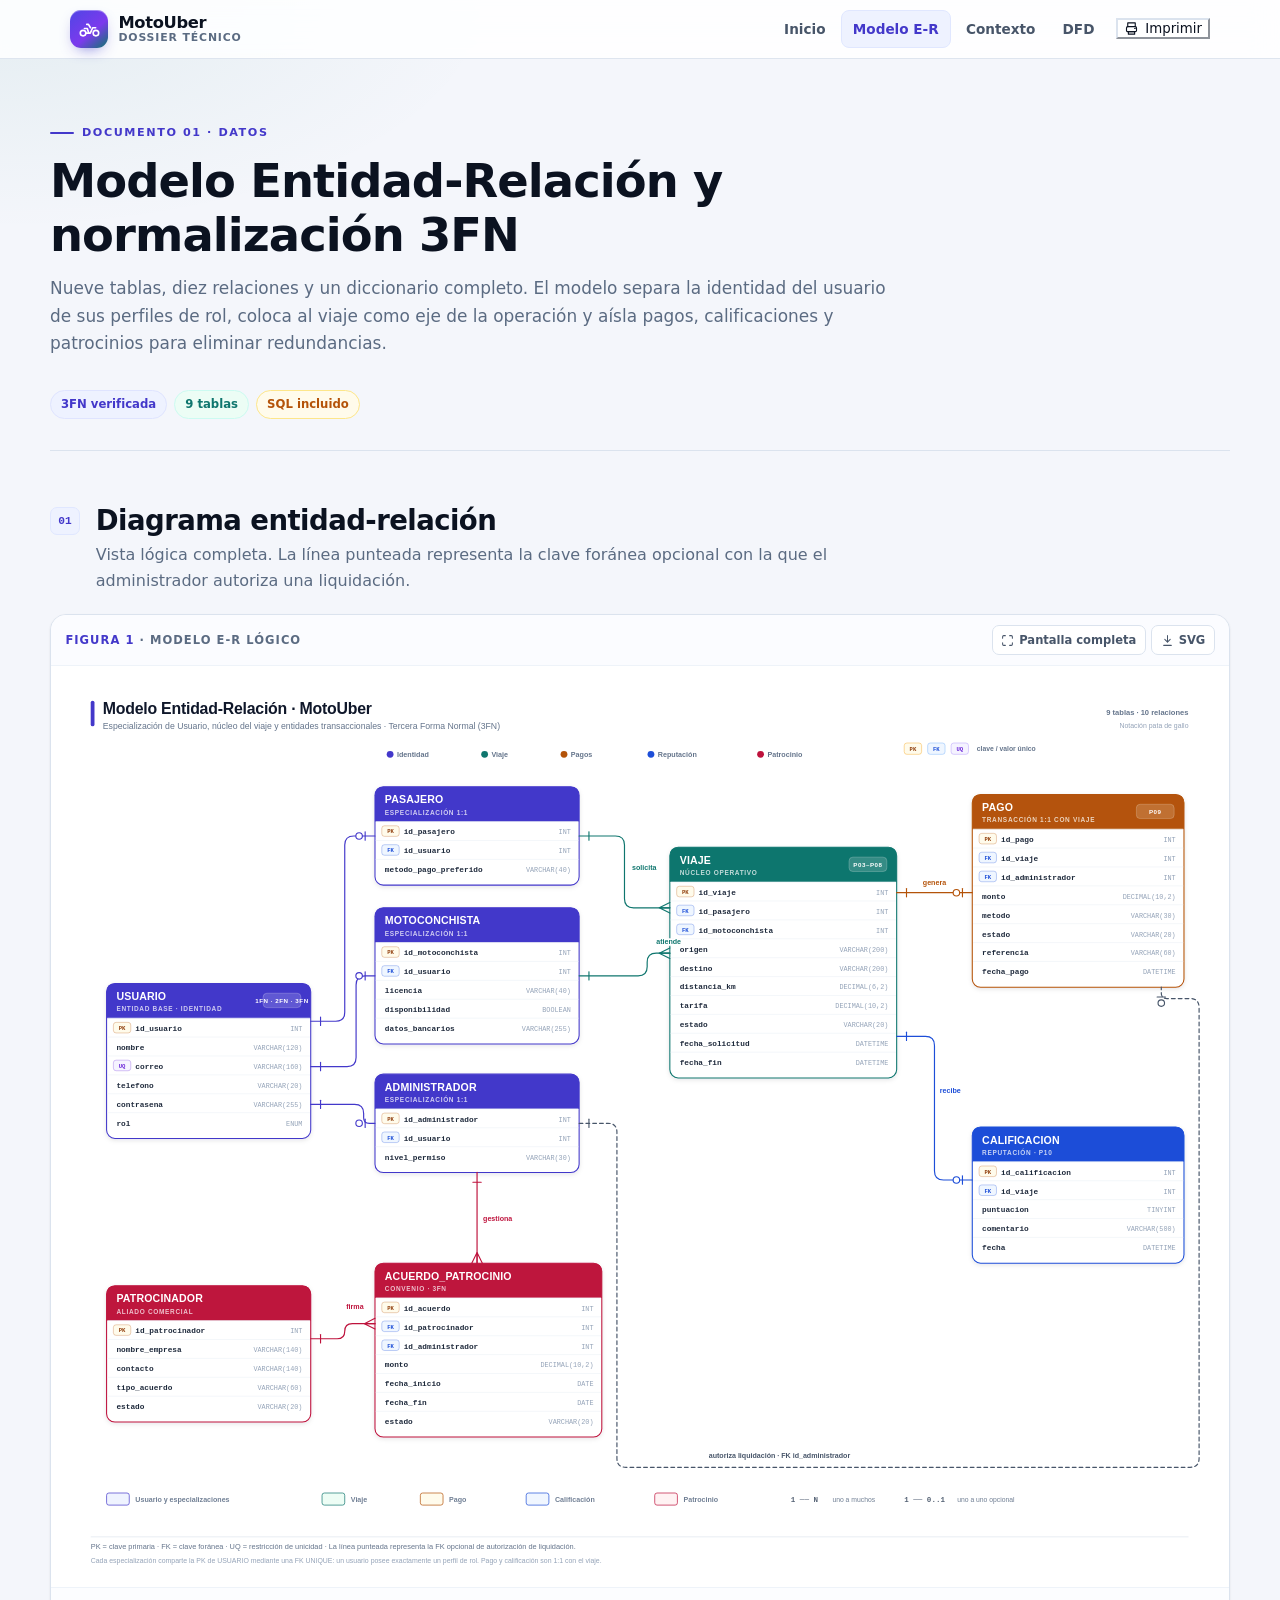
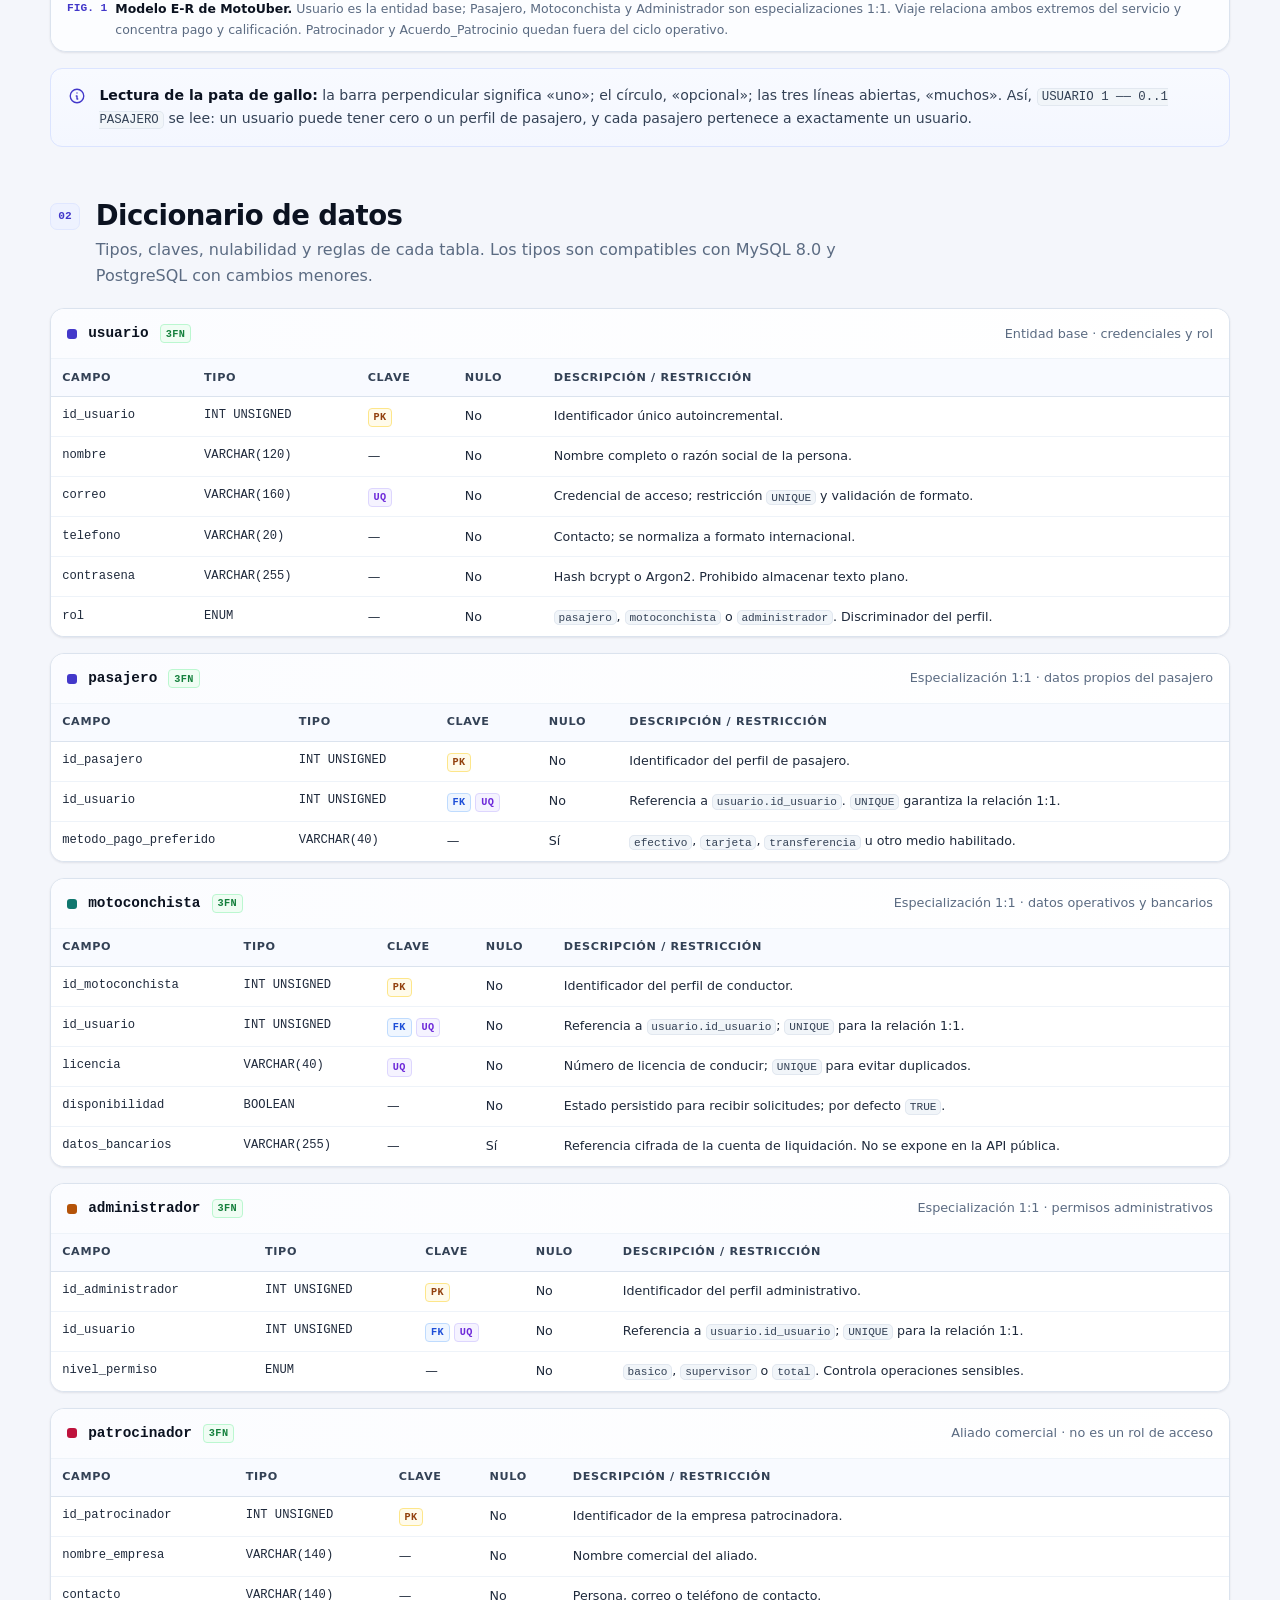
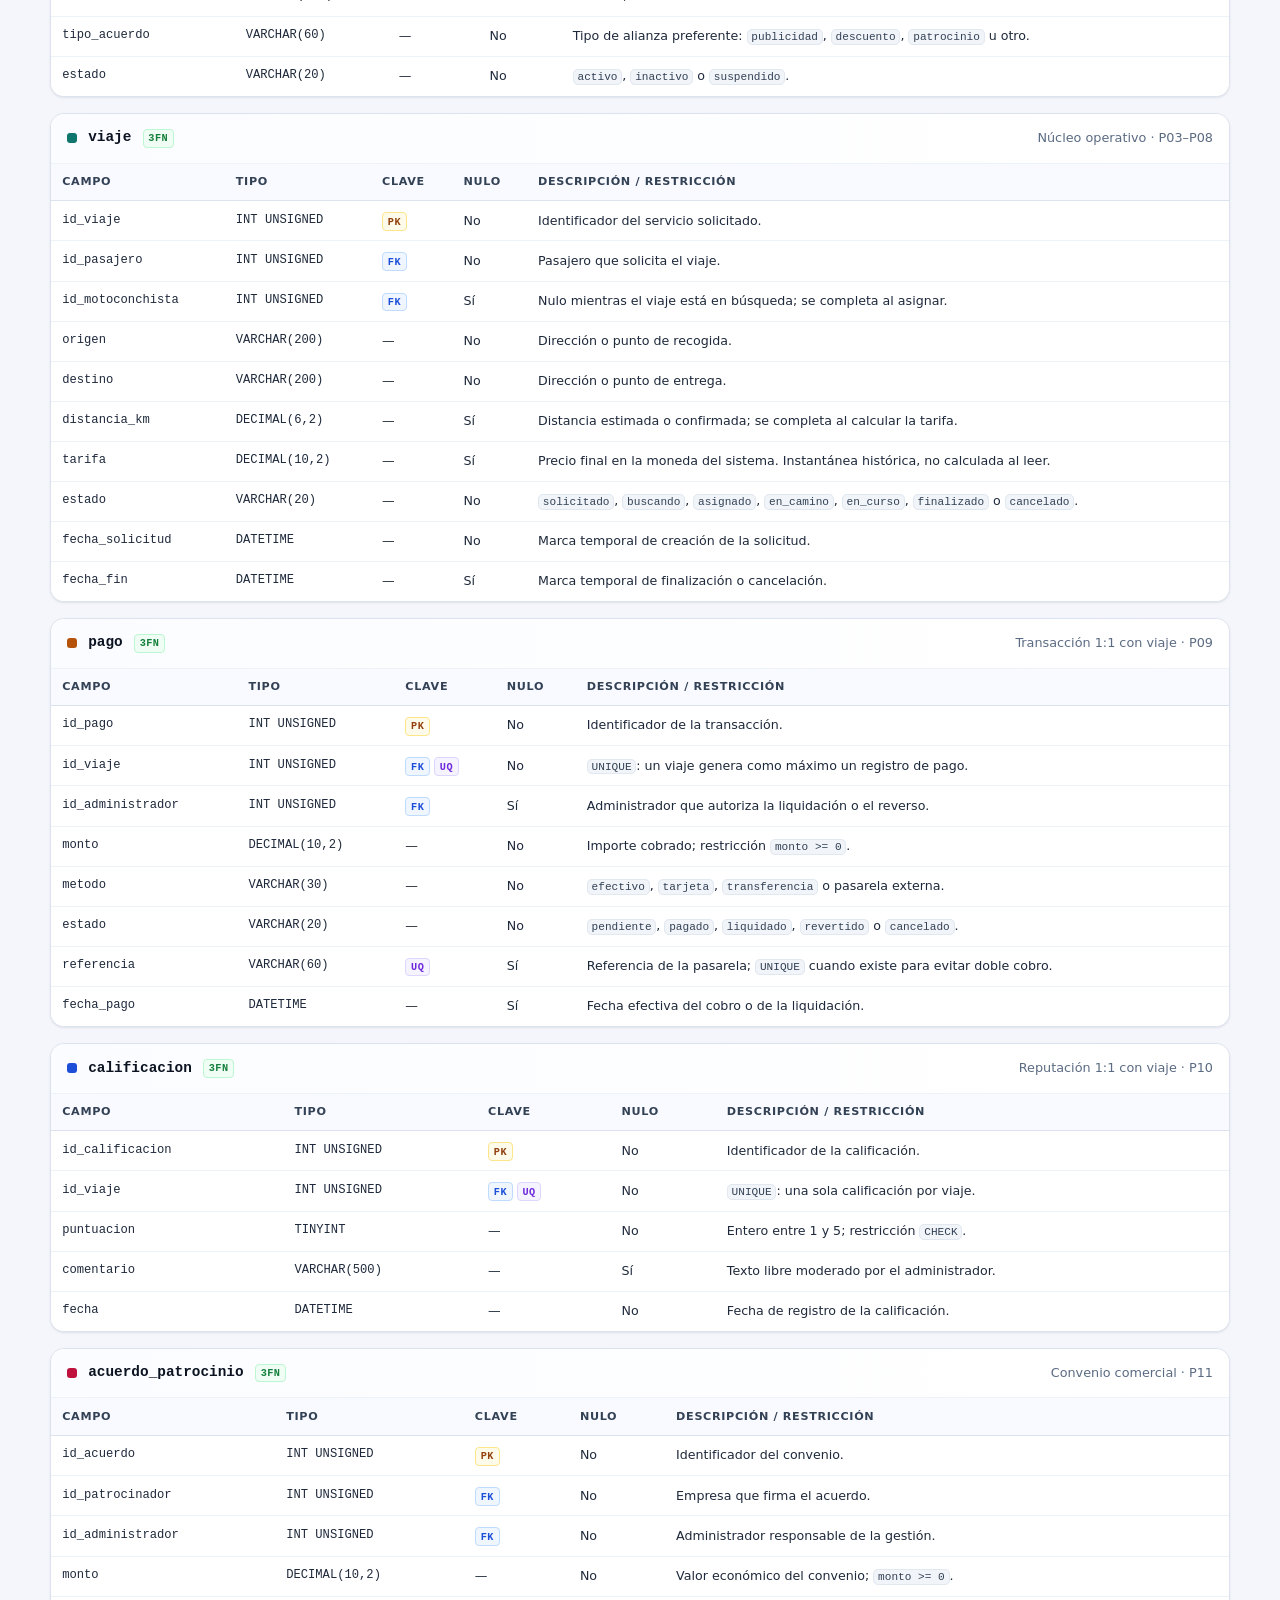
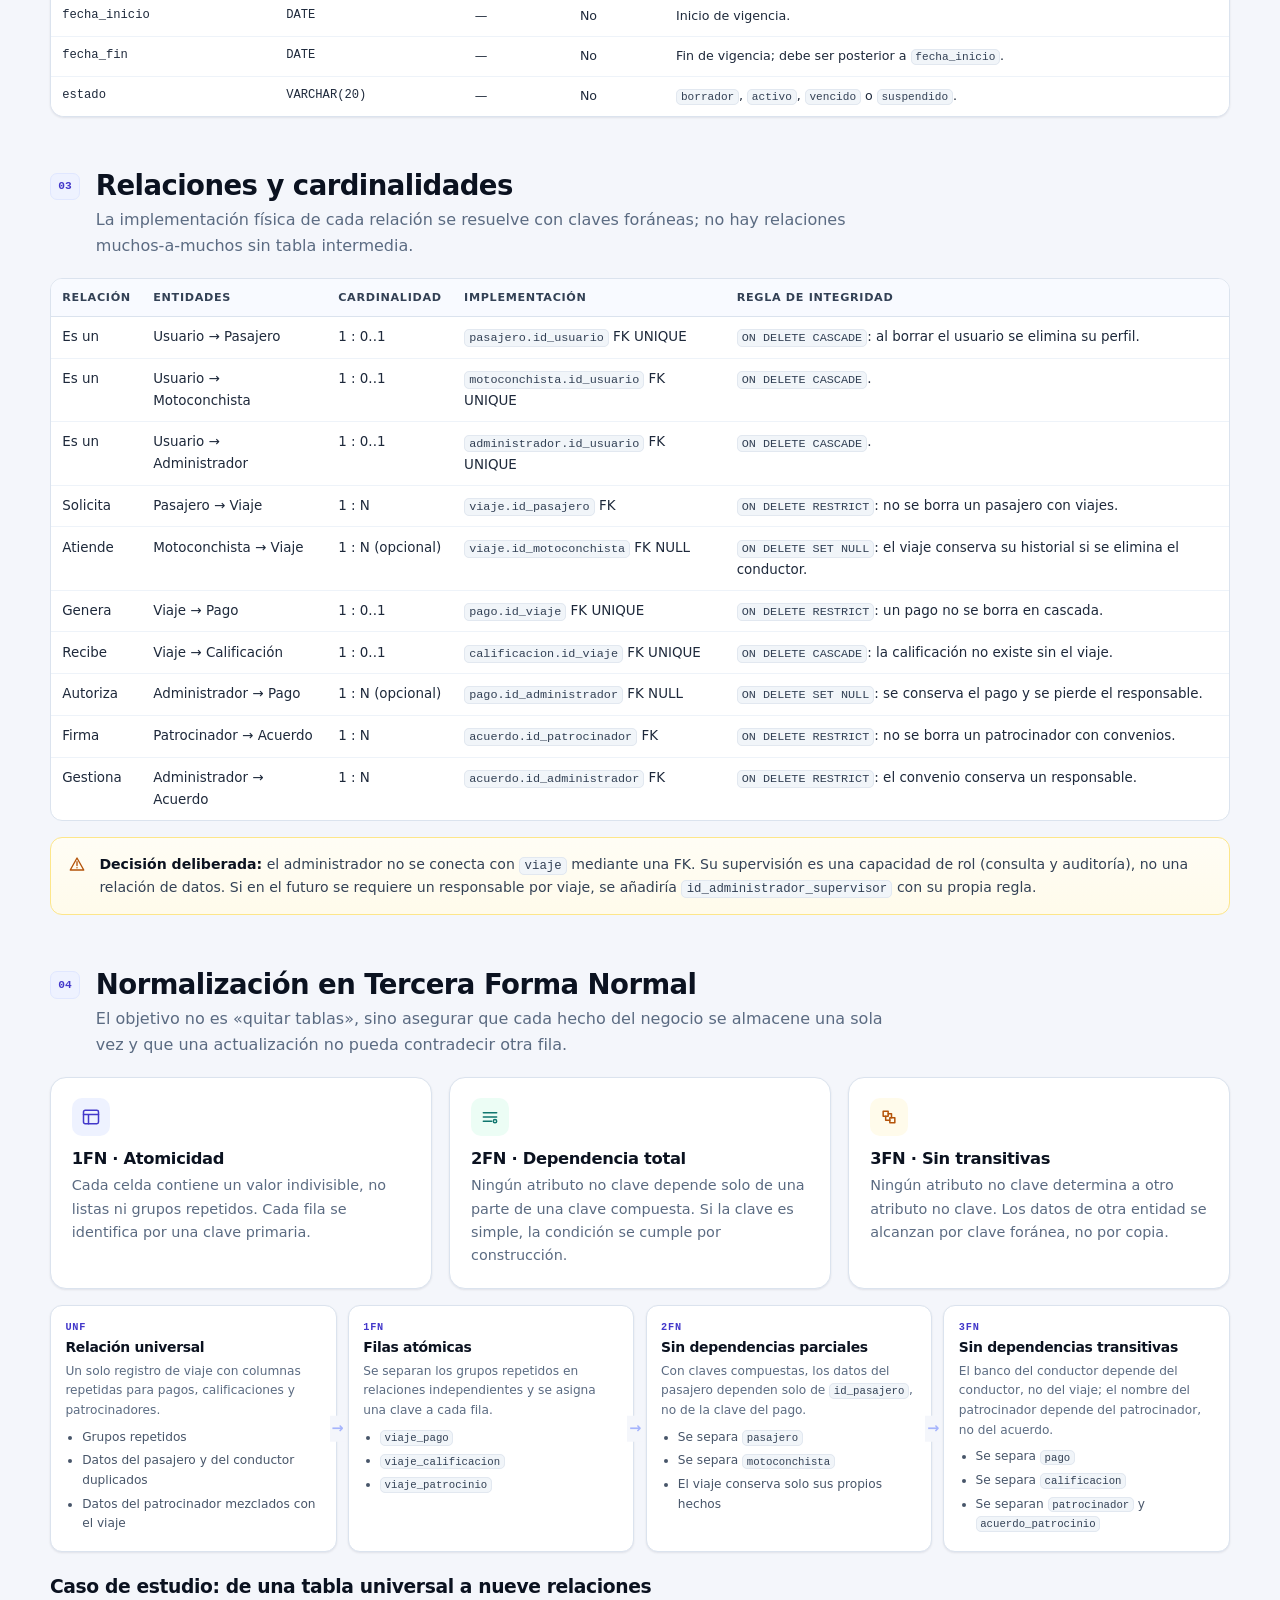
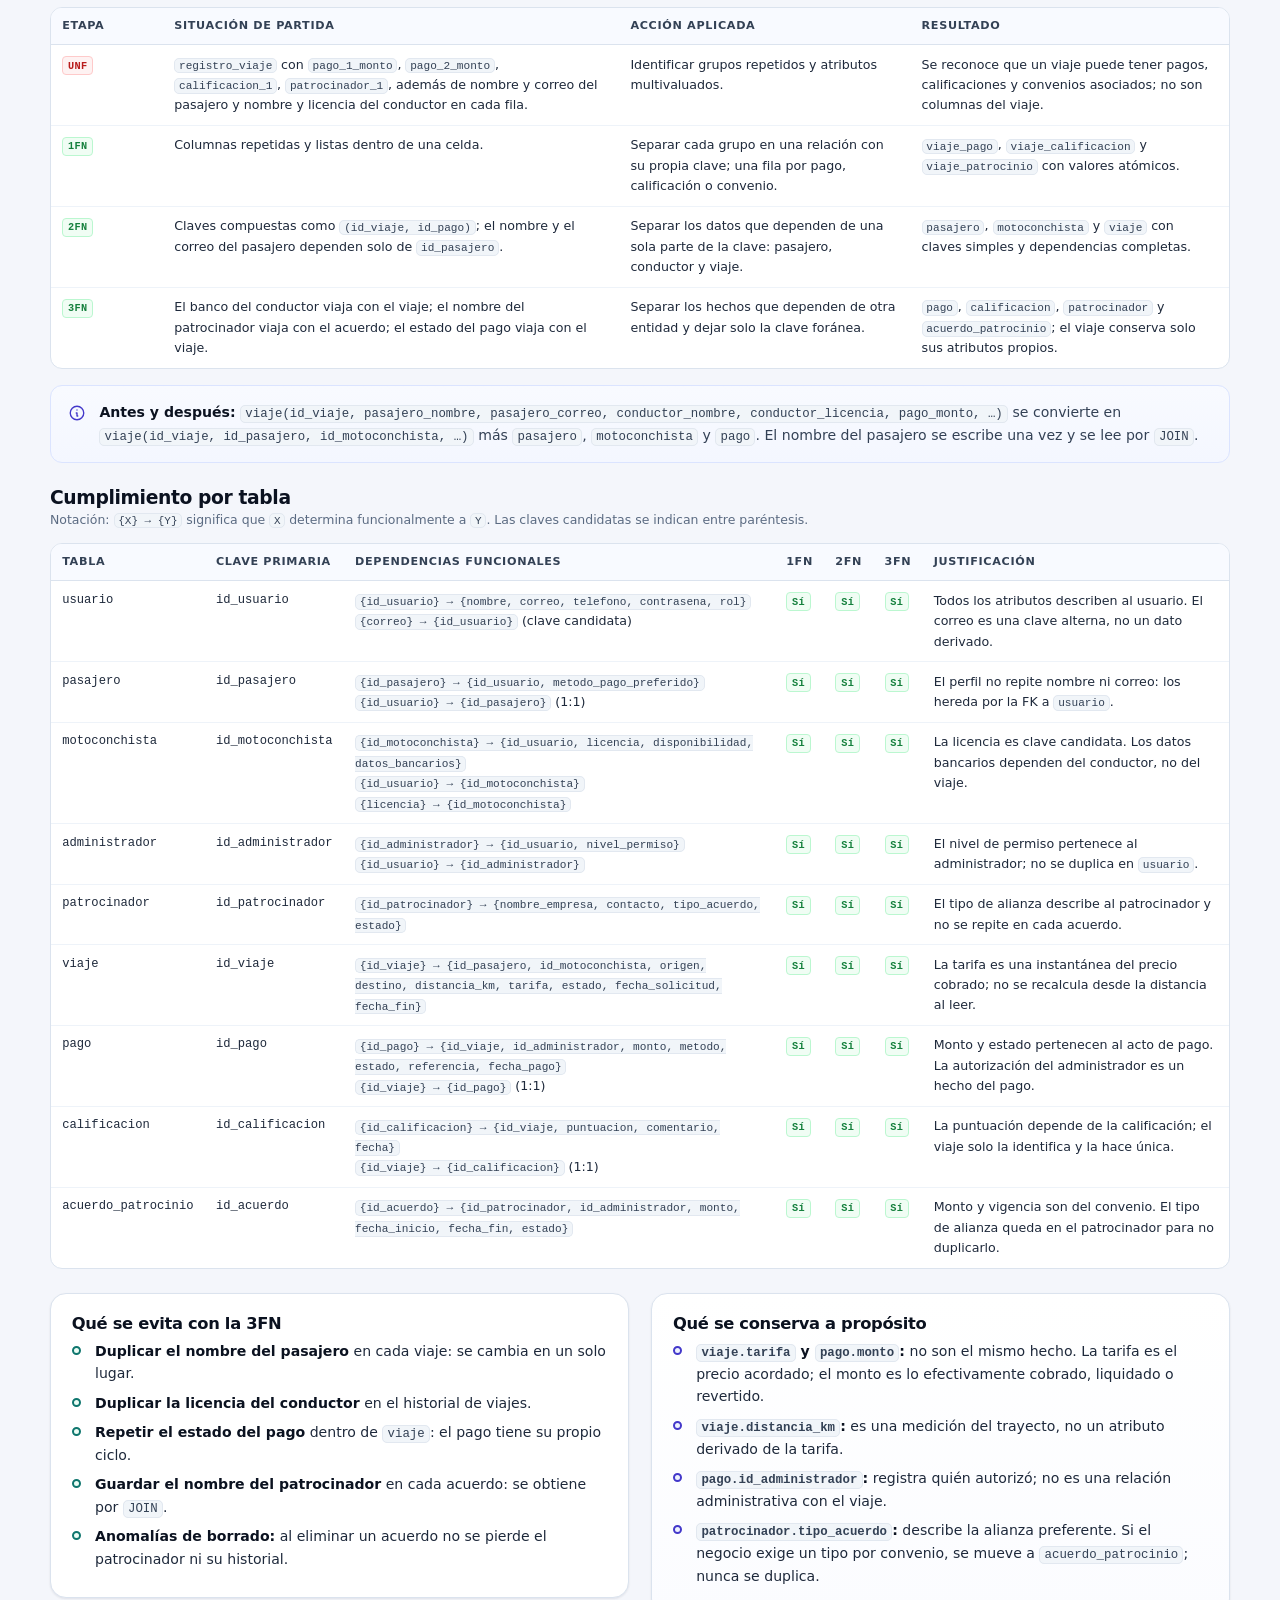
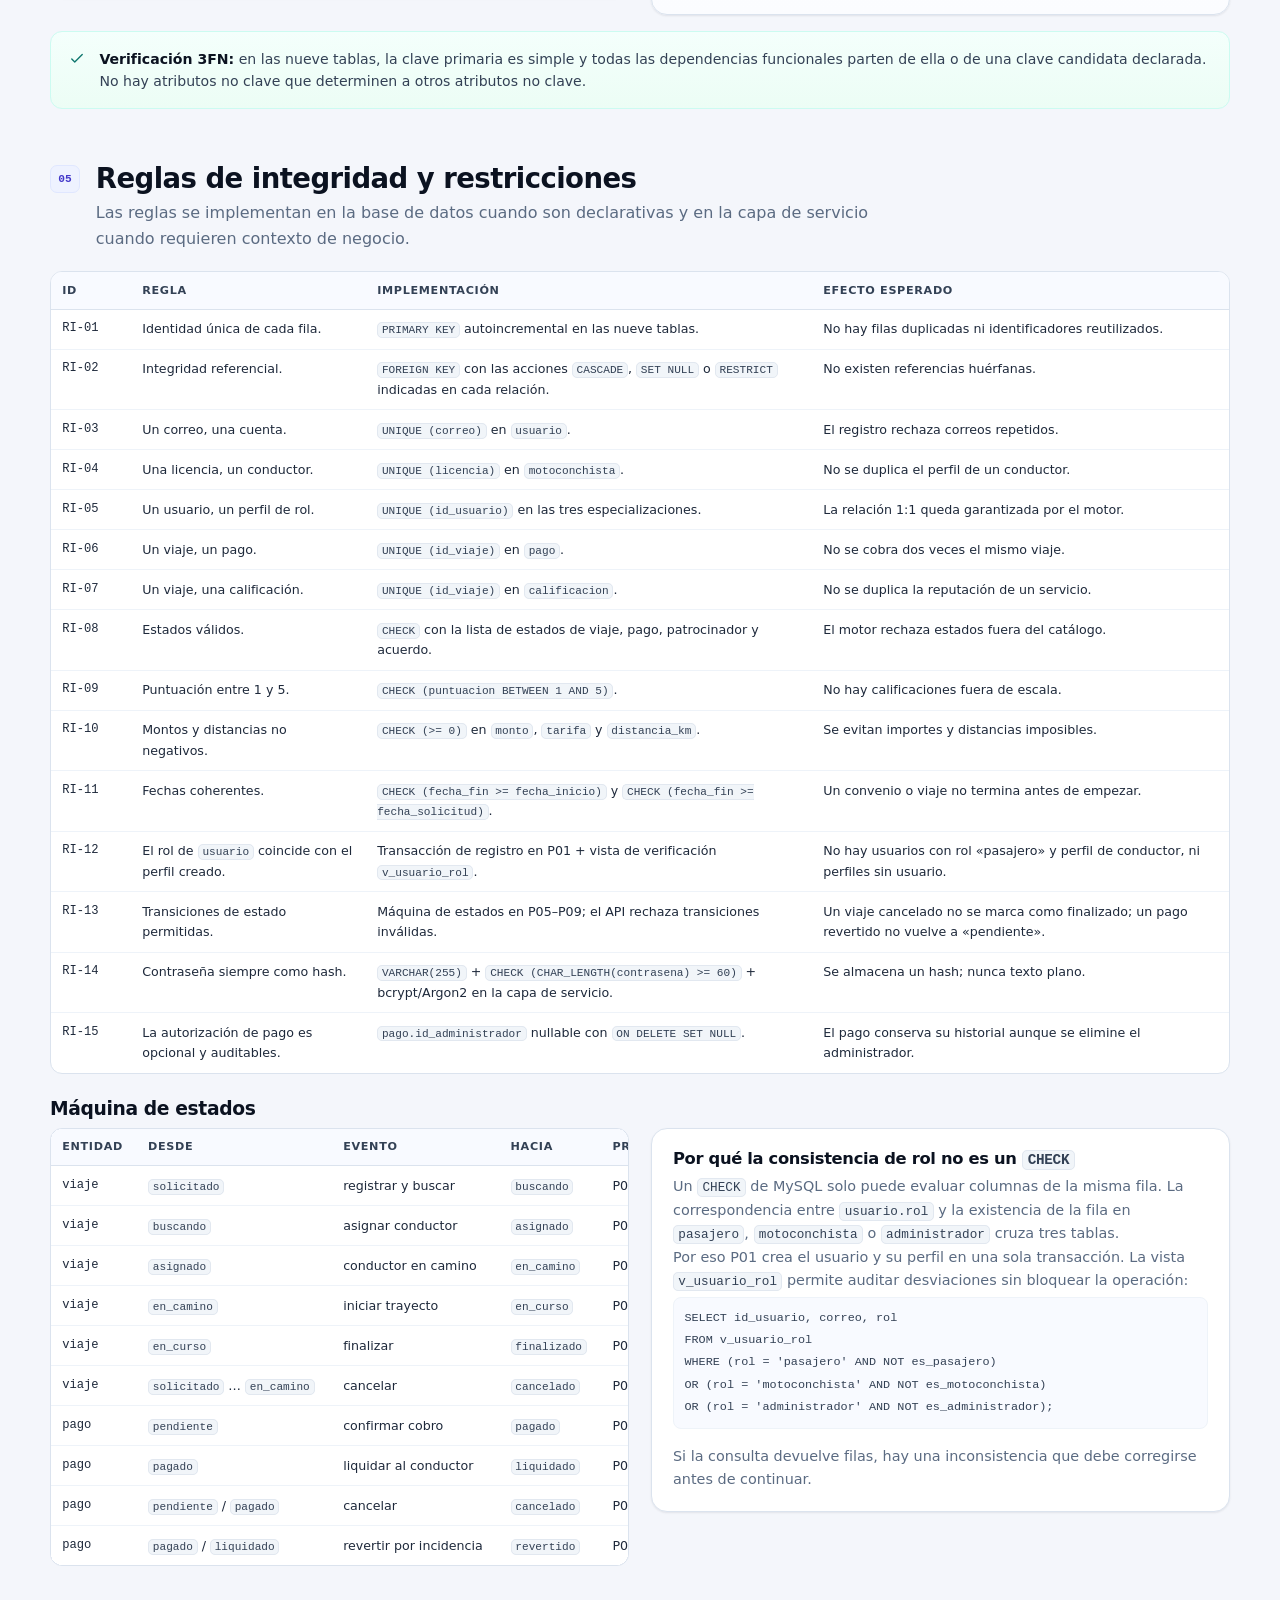
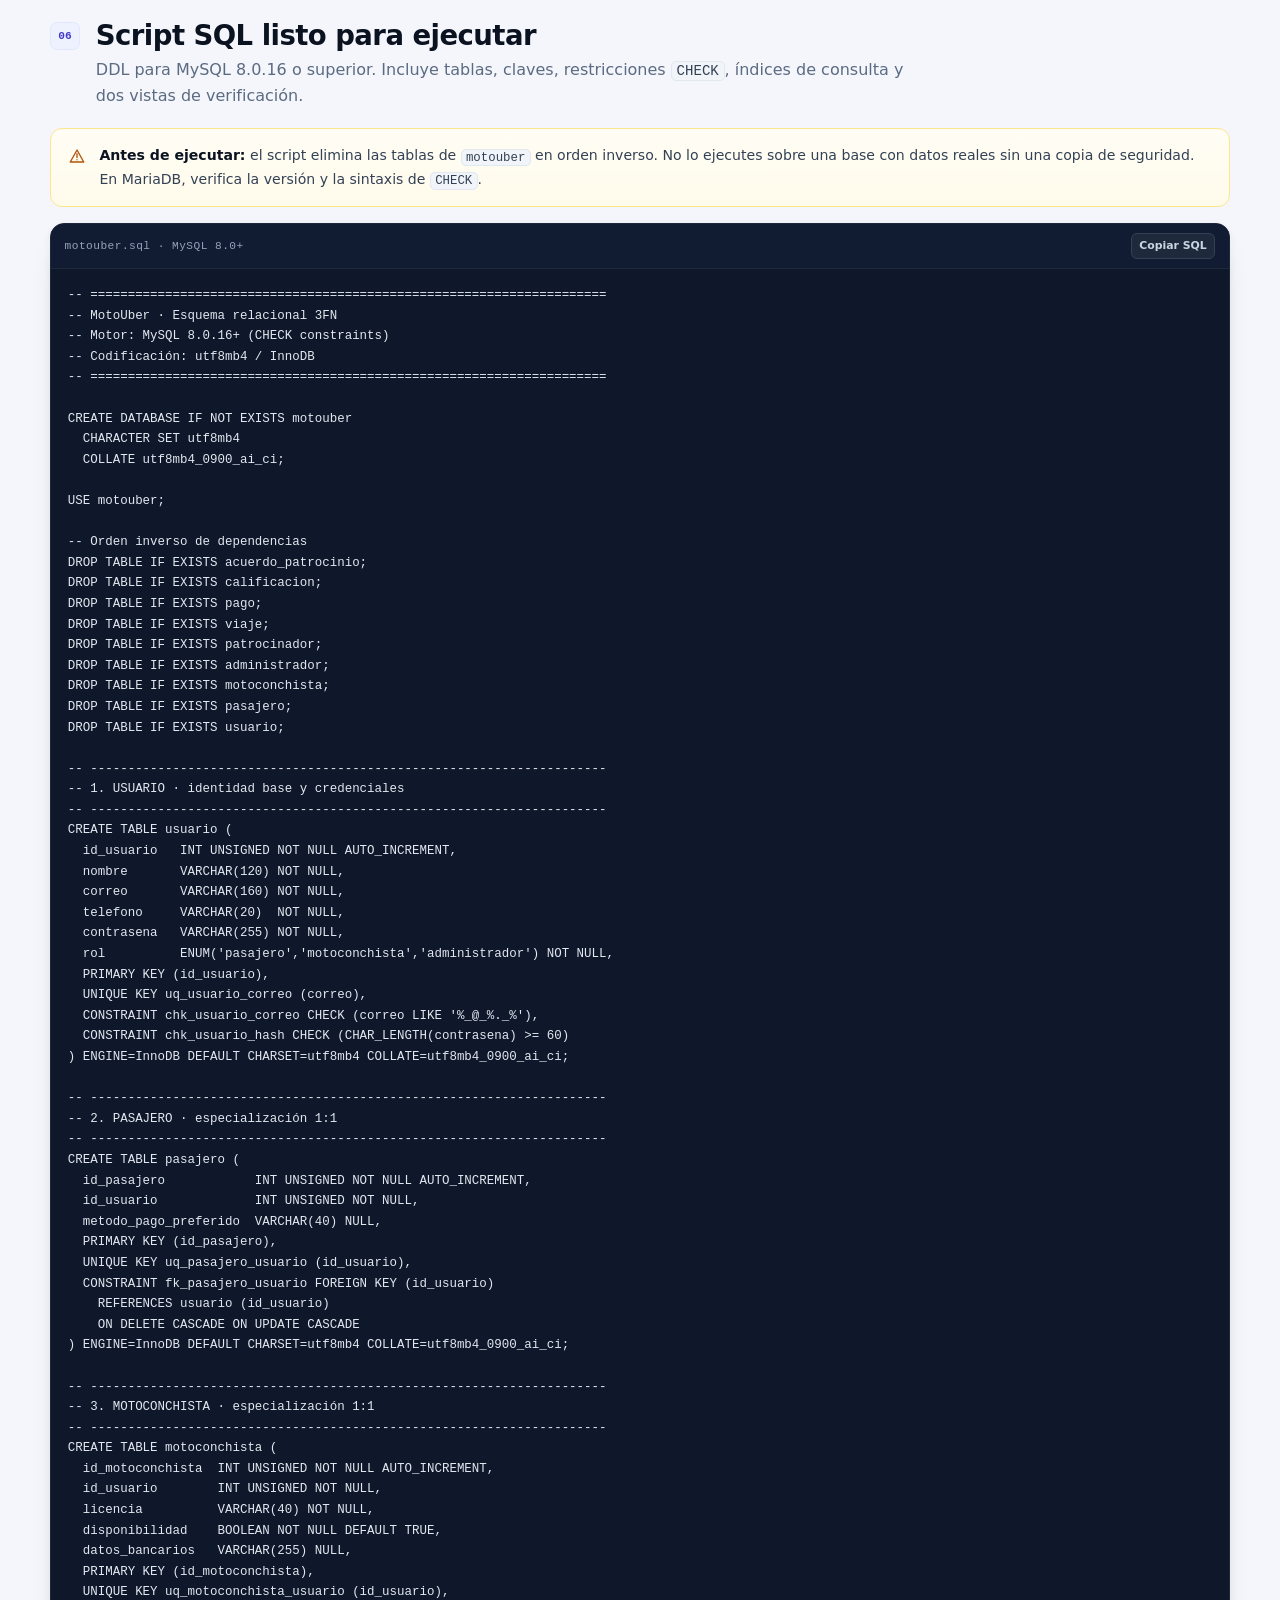
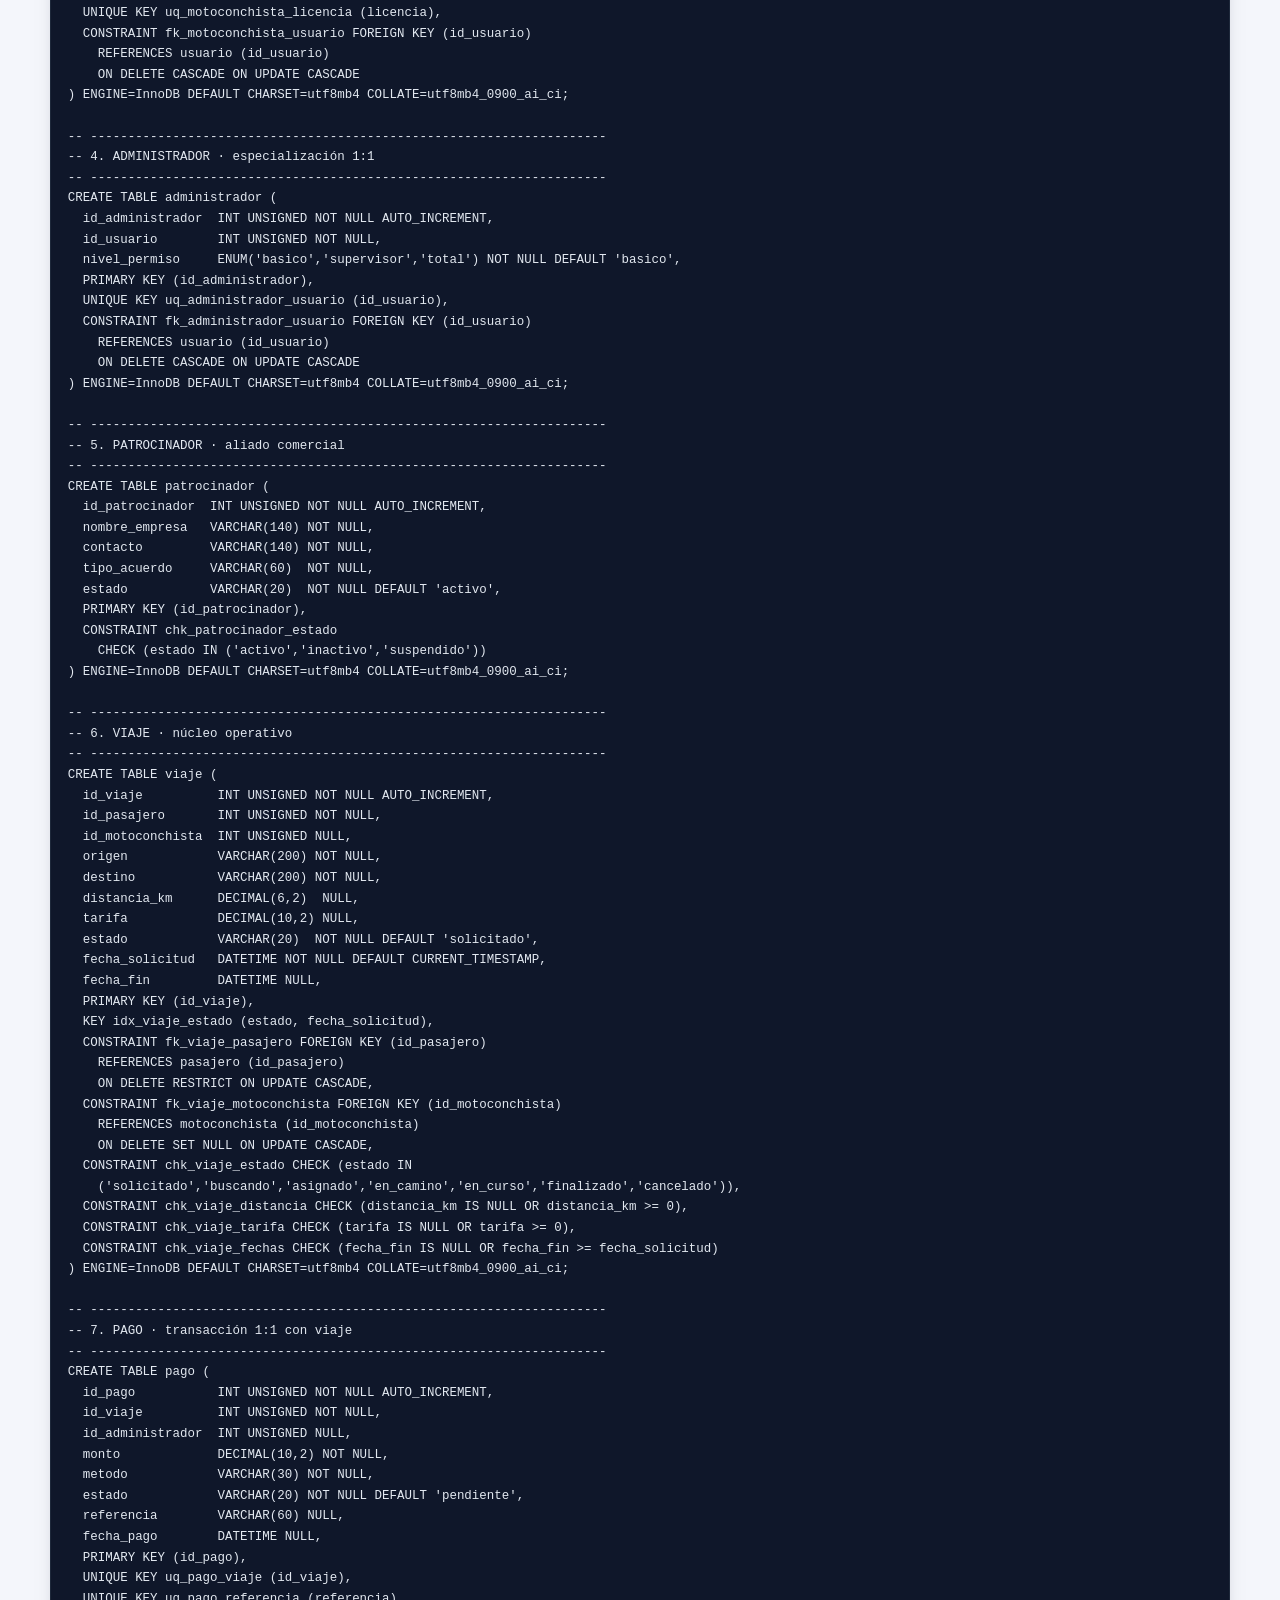
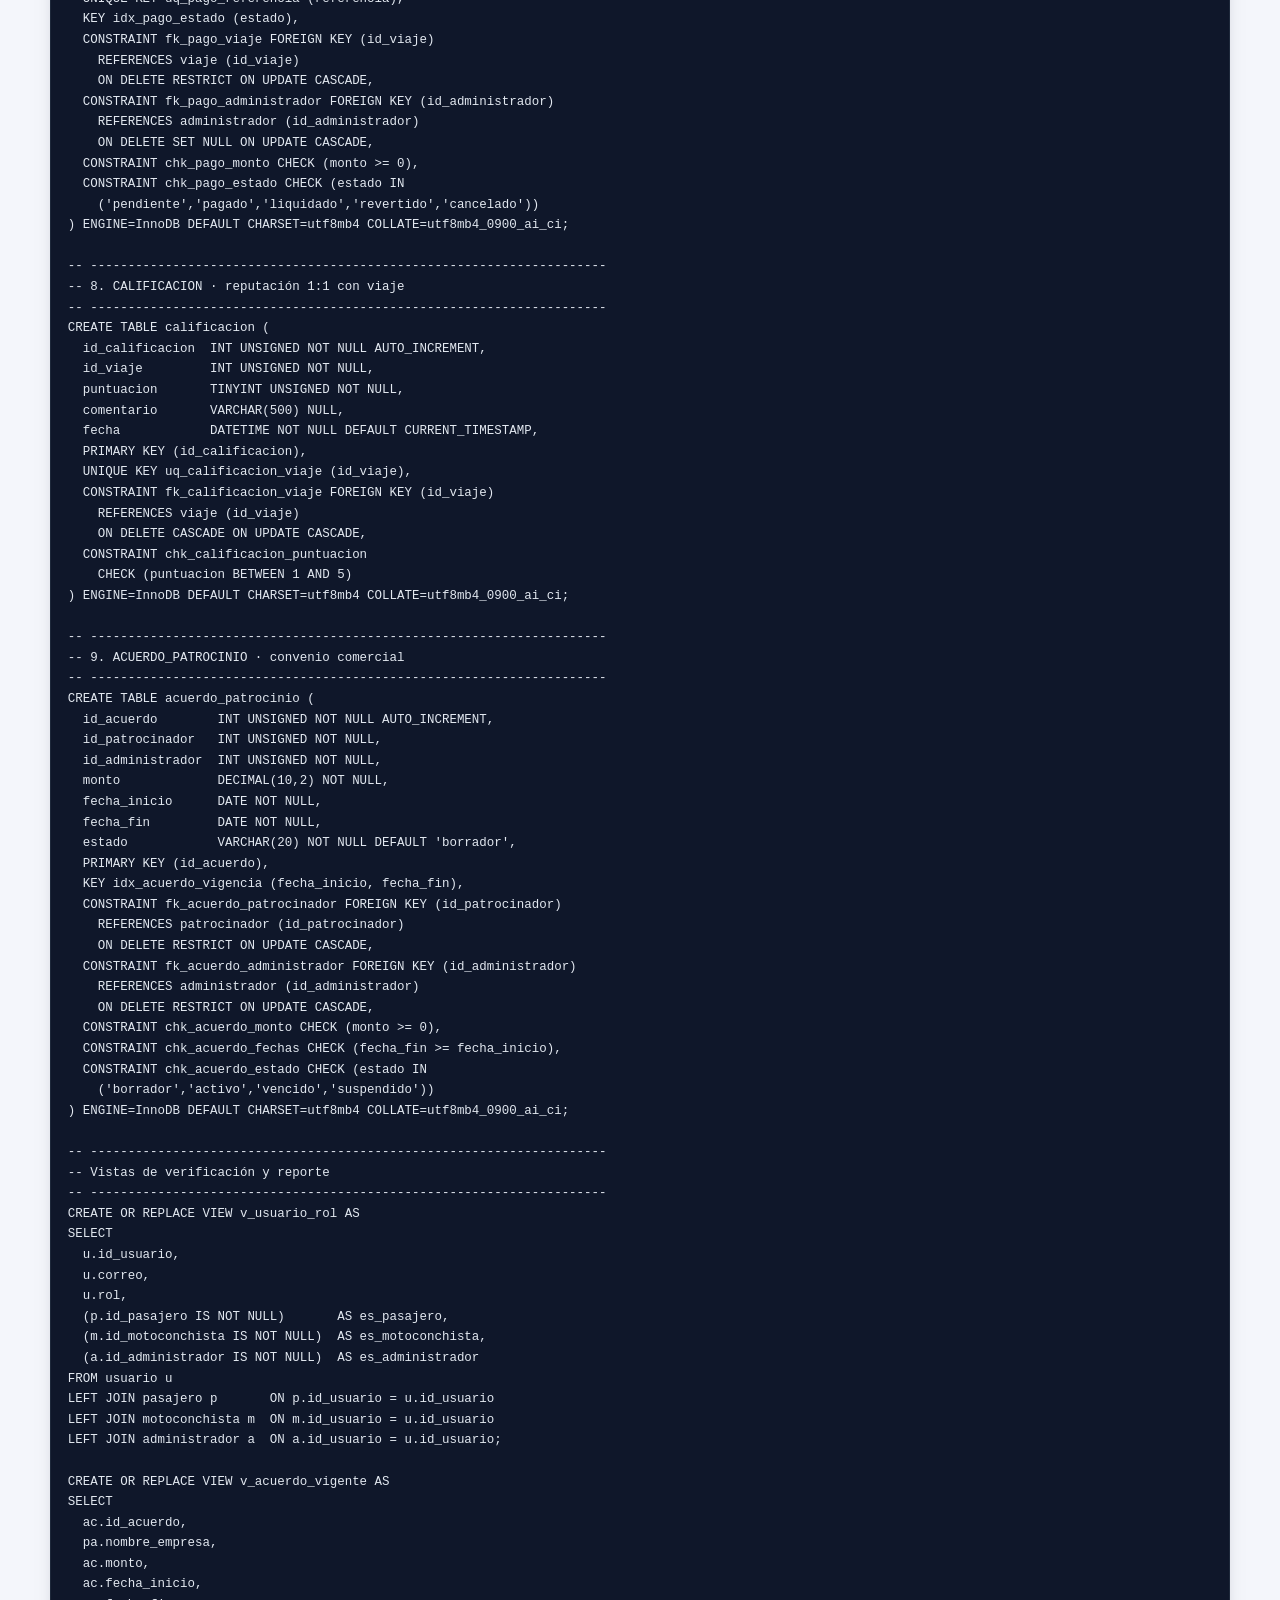
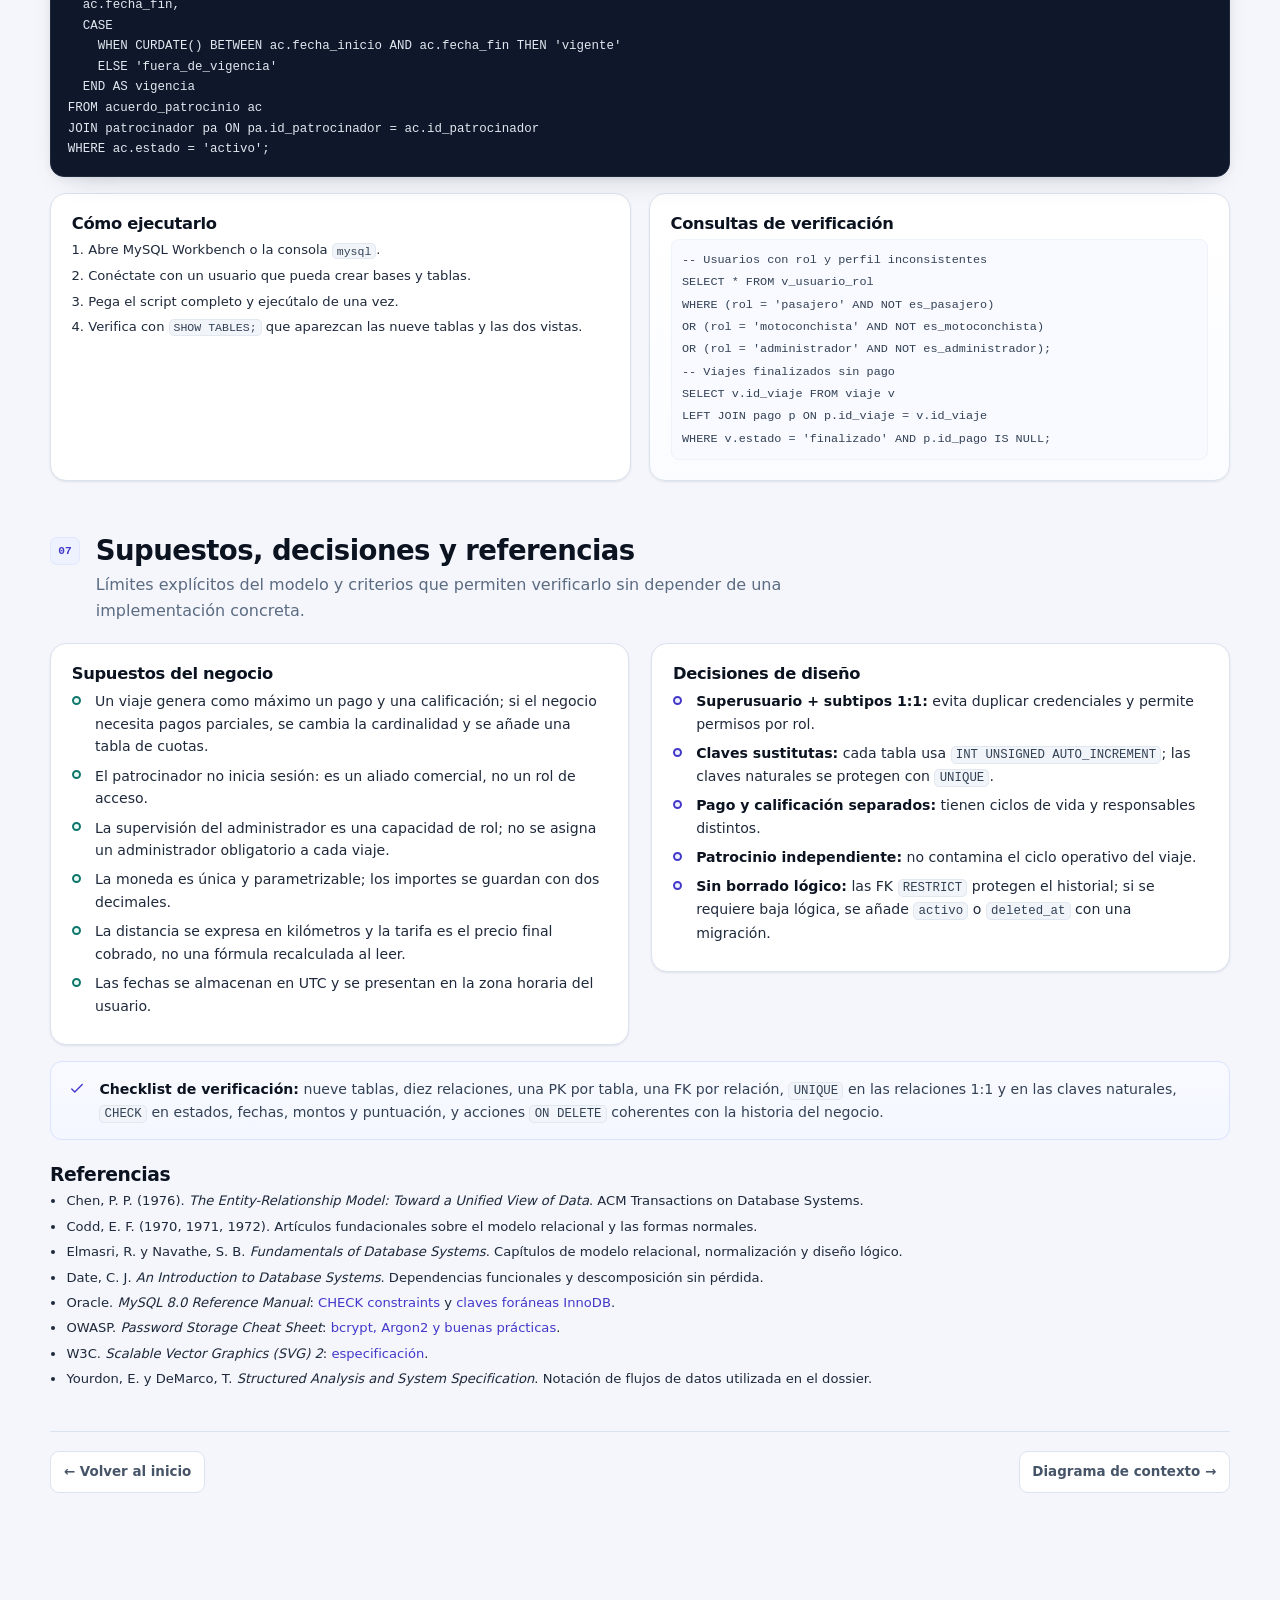
<file: modelo-er.html>
<!doctype html>
<html lang="es">
<head>
  <meta charset="utf-8">
  <meta name="viewport" content="width=device-width, initial-scale=1">
  <title>Modelo Entidad-Relación y normalización 3FN · MotoUber</title>
  <meta name="description" content="Modelo entidad-relación de MotoUber con diccionario de datos, relaciones, normalización en Tercera Forma Normal y script SQL.">
  <meta name="author" content="Equipo MotoUber">
  <meta name="theme-color" content="#4338ca">
  <link rel="icon" href="data:image/svg+xml,%3Csvg xmlns='http://www.w3.org/2000/svg' viewBox='0 0 64 64'%3E%3Crect width='64' height='64' rx='16' fill='%234338ca'/%3E%3Cg fill='none' stroke='white' stroke-width='3.4' stroke-linecap='round' stroke-linejoin='round'%3E%3Ccircle cx='18' cy='43' r='7'/%3E%3Ccircle cx='46' cy='43' r='7'/%3E%3Cpath d='M25 43h11l5-12h6M32 43l-3-9h-6m10-3-4-6h-5'/%3E%3C/g%3E%3C/svg%3E">
  <link rel="stylesheet" href="assets/css/styles.css">
  
</head>
<body class="">
  <a class="skip-link" href="#contenido">Saltar al contenido</a>

  <div class="print-only" style="display:none;padding:0 0 10pt;border-bottom:1px solid #cbd5e1;margin-bottom:12pt;font-size:9pt;color:#475569">
    <strong style="color:#0f172a">MotoUber</strong> · Documentación técnica · Modelo Entidad-Relación y normalización 3FN
  </div>

  <header class="topbar no-print">
    <div class="topbar__inner">
      <a class="brand" href="index.html" aria-label="MotoUber, inicio del dossier">
        <span class="brand__mark"><svg viewBox="0 0 24 24" fill="none" stroke="currentColor" stroke-width="1.7" stroke-linecap="round" stroke-linejoin="round" aria-hidden="true"><circle cx="5.3" cy="16.8" r="2.9"/><circle cx="18.7" cy="16.8" r="2.9"/><path d="M8.2 16.8h4.6l2.5-5.6h3.1"/><path d="M11.2 16.8 9.7 12H6.7"/><path d="m13 11.2-2.1-3.5H9.1"/></svg></span>
        <span class="brand__text">
          <span class="brand__name">MotoUber</span>
          <span class="brand__sub">Dossier técnico</span>
        </span>
      </a>
      <nav class="nav" aria-label="Navegación principal">
        <a href="index.html">Inicio</a><a href="modelo-er.html" aria-current="page">Modelo E-R</a><a href="contexto.html">Contexto</a><a href="dfd.html">DFD</a>
        <button class="nav__print" type="button" data-print title="Imprimir o guardar como PDF">
          <svg viewBox="0 0 24 24" fill="none" stroke="currentColor" stroke-width="1.8" stroke-linecap="round" stroke-linejoin="round" aria-hidden="true"><path d="M6 9V3h12v6"/><rect x="4" y="9" width="16" height="8" rx="2"/><path d="M7 17h10v4H7z"/><path d="M17 12h1"/></svg><span>Imprimir</span>
        </button>
      </nav>
    </div>
  </header>

  <main id="contenido">
    <div class="shell page">

  <header class="page-head page-head--row">
    <div>
      <div class="eyebrow">Documento 01 · Datos</div>
      <h1>Modelo Entidad-Relación y normalización 3FN</h1>
      <p class="lead">
        Nueve tablas, diez relaciones y un diccionario completo. El modelo separa la identidad
        del usuario de sus perfiles de rol, coloca al viaje como eje de la operación y aísla
        pagos, calificaciones y patrocinios para eliminar redundancias.
      </p>
    </div>
    <div class="page-head__meta">
      <span class="chip chip--brand">3FN verificada</span>
      <span class="chip chip--teal">9 tablas</span>
      <span class="chip chip--amber">SQL incluido</span>
    </div>
  </header>

  <section class="section" id="diagrama" aria-labelledby="diagrama-title">
    <div class="section-head">
      <span class="section-num">01</span>
      <div>
        <h2 id="diagrama-title">Diagrama entidad-relación</h2>
        <p>Vista lógica completa. La línea punteada representa la clave foránea opcional con la que el administrador autoriza una liquidación.</p>
      </div>
    </div>

    <figure class="figure figure--full" data-name="modelo-entidad-relacion">
      <div class="figure__bar">
        <span class="figure__label"><b>Figura 1</b> · Modelo E-R lógico</span>
        <div class="figure__tools">
          <button class="tool" type="button" data-fullscreen title="Ver en pantalla completa">
            <svg viewBox="0 0 24 24" fill="none" stroke="currentColor" stroke-width="1.9" stroke-linecap="round" stroke-linejoin="round"><path d="M8 3H5a2 2 0 0 0-2 2v3M16 3h3a2 2 0 0 1 2 2v3M8 21H5a2 2 0 0 1-2-2v-3M16 21h3a2 2 0 0 0 2-2v-3"/></svg>
            Pantalla completa
          </button>
          <button class="tool" type="button" data-download-svg title="Descargar el diagrama como SVG">
            <svg viewBox="0 0 24 24" fill="none" stroke="currentColor" stroke-width="1.9" stroke-linecap="round" stroke-linejoin="round"><path d="M12 3v12M7 10l5 5 5-5M5 21h14"/></svg>
            SVG
          </button>
        </div>
      </div>
      <div class="figure__canvas figure__canvas--wide">
        <svg viewBox="0 0 1520 1180" width="1520" height="1180" role="img" aria-label="Diagrama entidad-relación del sistema MotoUber con nueve entidades, claves y cardinalidades" xmlns="http://www.w3.org/2000/svg">
    <rect x="0" y="0" width="1520" height="1180" fill="#ffffff"/>
    <defs>
    <marker id="er-ar-ink" viewBox="0 0 10 10" refX="9.2" refY="5" markerWidth="7" markerHeight="7" orient="auto">
      <path d="M 0 0 L 10 5 L 0 10 z" fill="#0f172a"/>
    </marker>
    <marker id="er-ar-ink-start" viewBox="0 0 10 10" refX="0.8" refY="5" markerWidth="7" markerHeight="7" orient="auto">
      <path d="M 10 0 L 0 5 L 10 10 z" fill="#0f172a"/>
    </marker><marker id="er-ar-indigo" viewBox="0 0 10 10" refX="9.2" refY="5" markerWidth="7" markerHeight="7" orient="auto">
      <path d="M 0 0 L 10 5 L 0 10 z" fill="#4338ca"/>
    </marker>
    <marker id="er-ar-indigo-start" viewBox="0 0 10 10" refX="0.8" refY="5" markerWidth="7" markerHeight="7" orient="auto">
      <path d="M 10 0 L 0 5 L 10 10 z" fill="#4338ca"/>
    </marker><marker id="er-ar-teal" viewBox="0 0 10 10" refX="9.2" refY="5" markerWidth="7" markerHeight="7" orient="auto">
      <path d="M 0 0 L 10 5 L 0 10 z" fill="#0f766e"/>
    </marker>
    <marker id="er-ar-teal-start" viewBox="0 0 10 10" refX="0.8" refY="5" markerWidth="7" markerHeight="7" orient="auto">
      <path d="M 10 0 L 0 5 L 10 10 z" fill="#0f766e"/>
    </marker><marker id="er-ar-amber" viewBox="0 0 10 10" refX="9.2" refY="5" markerWidth="7" markerHeight="7" orient="auto">
      <path d="M 0 0 L 10 5 L 0 10 z" fill="#b45309"/>
    </marker>
    <marker id="er-ar-amber-start" viewBox="0 0 10 10" refX="0.8" refY="5" markerWidth="7" markerHeight="7" orient="auto">
      <path d="M 10 0 L 0 5 L 10 10 z" fill="#b45309"/>
    </marker><marker id="er-ar-rose" viewBox="0 0 10 10" refX="9.2" refY="5" markerWidth="7" markerHeight="7" orient="auto">
      <path d="M 0 0 L 10 5 L 0 10 z" fill="#be123c"/>
    </marker>
    <marker id="er-ar-rose-start" viewBox="0 0 10 10" refX="0.8" refY="5" markerWidth="7" markerHeight="7" orient="auto">
      <path d="M 10 0 L 0 5 L 10 10 z" fill="#be123c"/>
    </marker><marker id="er-ar-slate" viewBox="0 0 10 10" refX="9.2" refY="5" markerWidth="7" markerHeight="7" orient="auto">
      <path d="M 0 0 L 10 5 L 0 10 z" fill="#475569"/>
    </marker>
    <marker id="er-ar-slate-start" viewBox="0 0 10 10" refX="0.8" refY="5" markerWidth="7" markerHeight="7" orient="auto">
      <path d="M 10 0 L 0 5 L 10 10 z" fill="#475569"/>
    </marker><marker id="er-ar-blue" viewBox="0 0 10 10" refX="9.2" refY="5" markerWidth="7" markerHeight="7" orient="auto">
      <path d="M 0 0 L 10 5 L 0 10 z" fill="#1d4ed8"/>
    </marker>
    <marker id="er-ar-blue-start" viewBox="0 0 10 10" refX="0.8" refY="5" markerWidth="7" markerHeight="7" orient="auto">
      <path d="M 10 0 L 0 5 L 10 10 z" fill="#1d4ed8"/>
    </marker><marker id="er-ar-green" viewBox="0 0 10 10" refX="9.2" refY="5" markerWidth="7" markerHeight="7" orient="auto">
      <path d="M 0 0 L 10 5 L 0 10 z" fill="#15803d"/>
    </marker>
    <marker id="er-ar-green-start" viewBox="0 0 10 10" refX="0.8" refY="5" markerWidth="7" markerHeight="7" orient="auto">
      <path d="M 10 0 L 0 5 L 10 10 z" fill="#15803d"/>
    </marker><marker id="er-ar-violet" viewBox="0 0 10 10" refX="9.2" refY="5" markerWidth="7" markerHeight="7" orient="auto">
      <path d="M 0 0 L 10 5 L 0 10 z" fill="#6d28d9"/>
    </marker>
    <marker id="er-ar-violet-start" viewBox="0 0 10 10" refX="0.8" refY="5" markerWidth="7" markerHeight="7" orient="auto">
      <path d="M 10 0 L 0 5 L 10 10 z" fill="#6d28d9"/>
    </marker><marker id="er-ar-white" viewBox="0 0 10 10" refX="9.2" refY="5" markerWidth="7" markerHeight="7" orient="auto">
      <path d="M 0 0 L 10 5 L 0 10 z" fill="#ffffff"/>
    </marker>
    <marker id="er-ar-white-start" viewBox="0 0 10 10" refX="0.8" refY="5" markerWidth="7" markerHeight="7" orient="auto">
      <path d="M 10 0 L 0 5 L 10 10 z" fill="#ffffff"/>
    </marker>
    <filter id="er-soft" x="-20%" y="-20%" width="140%" height="150%">
      <feDropShadow dx="0" dy="2" stdDeviation="2.6" flood-color="#0f172a" flood-opacity=".10"/>
    </filter>
    <filter id="er-soft-lg" x="-20%" y="-20%" width="140%" height="160%">
      <feDropShadow dx="0" dy="6" stdDeviation="9" flood-color="#0f172a" flood-opacity=".16"/>
    </filter>
    <style>
      text{font-family:'Segoe UI',Inter,-apple-system,'Helvetica Neue',Arial,sans-serif;}
      .mono{font-family:'Cascadia Mono',Consolas,'Courier New',monospace;}
      .halo{paint-order:stroke;stroke-linejoin:round;}
    </style>
  </defs>
    
    <g>
    <rect x="34" y="26" width="5" height="34" rx="2.5" fill="#4338ca"/>
    <text x="50" y="44"  style="font-size:21px;font-weight:750;fill:#0f172a;letter-spacing:-0.3" >Modelo Entidad-Relación · MotoUber</text>
    <text x="50" y="64"  style="font-size:11.5px;font-weight:500;fill:#64748b" >Especialización de Usuario, núcleo del viaje y entidades transaccionales · Tercera Forma Normal (3FN)</text>
    <text x="1486" y="45"  style="font-size:10px;font-weight:650;fill:#64748b;text-anchor:end" >9 tablas · 10 relaciones</text>
              <text x="1486" y="62"  style="font-size:9.2px;font-weight:500;fill:#94a3b8;text-anchor:end" >Notación pata de gallo</text>
  </g>
    <circle cx="430" cy="97" r="4.5" fill="#4338ca"/><text x="439" y="101"  style="font-size:9.5px;font-weight:650;fill:#64748b" >Identidad</text><circle cx="555" cy="97" r="4.5" fill="#0f766e"/><text x="564" y="101"  style="font-size:9.5px;font-weight:650;fill:#64748b" >Viaje</text><circle cx="660" cy="97" r="4.5" fill="#b45309"/><text x="669" y="101"  style="font-size:9.5px;font-weight:650;fill:#64748b" >Pagos</text><circle cx="775" cy="97" r="4.5" fill="#1d4ed8"/><text x="784" y="101"  style="font-size:9.5px;font-weight:650;fill:#64748b" >Reputación</text><circle cx="920" cy="97" r="4.5" fill="#be123c"/><text x="929" y="101"  style="font-size:9.5px;font-weight:650;fill:#64748b" >Patrocinio</text>
    
    <g transform="translate(1110 82)">
      <rect x="0" y="0" width="23" height="15" rx="3.5" fill="#fffbeb" stroke="#f59e0b" stroke-opacity=".5"/>
      <text x="11.5" y="10.8" class="mono" style="font-size:7.4px;font-weight:750;fill:#92400e;text-anchor:middle" >PK</text>
      <rect x="31" y="0" width="23" height="15" rx="3.5" fill="#eff6ff" stroke="#60a5fa" stroke-opacity=".5"/>
      <text x="42.5" y="10.8" class="mono" style="font-size:7.4px;font-weight:750;fill:#1d4ed8;text-anchor:middle" >FK</text>
      <rect x="62" y="0" width="23" height="15" rx="3.5" fill="#f5f3ff" stroke="#a78bfa" stroke-opacity=".55"/>
      <text x="73.5" y="10.8" class="mono" style="font-size:7.4px;font-weight:750;fill:#6d28d9;text-anchor:middle" >UQ</text>
      <text x="96" y="10.8"  style="font-size:9px;font-weight:550;fill:#64748b" >clave / valor único</text>
    </g>
    <g filter="url(#er-soft)">
      <rect x="55" y="400" width="270" height="205" rx="11" fill="#ffffff" stroke="#4338ca" stroke-width="1.4"/>
      <path d="M 55 411 Q 55 400 66 400 L 314 400 Q 325 400 325 411 L 325 446 L 55 446 Z" fill="#4338ca"/>
      <text x="68" y="422"  style="font-size:14px;font-weight:750;fill:#ffffff;letter-spacing:0.2" >USUARIO</text>
      <text x="68" y="437"  style="font-size:8.6px;font-weight:600;fill:#ffffff;letter-spacing:0.9;opacity:0.74" >ENTIDAD BASE · IDENTIDAD</text>
      <g><rect x="262" y="413" width="50" height="19" rx="5" fill="#ffffff" fill-opacity=".16" stroke="#ffffff" stroke-opacity=".28"/>
        <text x="287" y="426.5"  style="font-size:8.2px;font-weight:700;fill:#ffffff;text-anchor:middle;letter-spacing:0.7" >1FN · 2FN · 3FN</text></g>
      <g>
        <line x1="56" y1="446" x2="324" y2="446" stroke="#f1f5f9" stroke-width="1"/>
        <rect x="64" y="451.5" width="23" height="14" rx="3.5" fill="#fffbeb" stroke="#b45309" stroke-opacity=".45" stroke-width=".8"/>
           <text x="75.5" y="461.6" class="mono" style="font-size:7.4px;font-weight:750;fill:#92400e;text-anchor:middle" >PK</text>
        <text x="93" y="463" class="mono" style="font-size:10.3px;font-weight:700;fill:#1e293b" >id_usuario</text>
        <text x="314" y="463" class="mono" style="font-size:9px;font-weight:500;fill:#94a3b8;text-anchor:end" >INT</text>
      </g><g>
        <line x1="56" y1="471" x2="324" y2="471" stroke="#f1f5f9" stroke-width="1"/>
        
        <text x="68" y="488" class="mono" style="font-size:10.3px;font-weight:550;fill:#1e293b" >nombre</text>
        <text x="314" y="488" class="mono" style="font-size:9px;font-weight:500;fill:#94a3b8;text-anchor:end" >VARCHAR(120)</text>
      </g><g>
        <line x1="56" y1="496" x2="324" y2="496" stroke="#f1f5f9" stroke-width="1"/>
        <rect x="64" y="501.5" width="23" height="14" rx="3.5" fill="#f5f3ff" stroke="#6d28d9" stroke-opacity=".45" stroke-width=".8"/>
           <text x="75.5" y="511.6" class="mono" style="font-size:7.4px;font-weight:750;fill:#6d28d9;text-anchor:middle" >UQ</text>
        <text x="93" y="513" class="mono" style="font-size:10.3px;font-weight:700;fill:#1e293b" >correo</text>
        <text x="314" y="513" class="mono" style="font-size:9px;font-weight:500;fill:#94a3b8;text-anchor:end" >VARCHAR(160)</text>
      </g><g>
        <line x1="56" y1="521" x2="324" y2="521" stroke="#f1f5f9" stroke-width="1"/>
        
        <text x="68" y="538" class="mono" style="font-size:10.3px;font-weight:550;fill:#1e293b" >telefono</text>
        <text x="314" y="538" class="mono" style="font-size:9px;font-weight:500;fill:#94a3b8;text-anchor:end" >VARCHAR(20)</text>
      </g><g>
        <line x1="56" y1="546" x2="324" y2="546" stroke="#f1f5f9" stroke-width="1"/>
        
        <text x="68" y="563" class="mono" style="font-size:10.3px;font-weight:550;fill:#1e293b" >contrasena</text>
        <text x="314" y="563" class="mono" style="font-size:9px;font-weight:500;fill:#94a3b8;text-anchor:end" >VARCHAR(255)</text>
      </g><g>
        <line x1="56" y1="571" x2="324" y2="571" stroke="#f1f5f9" stroke-width="1"/>
        
        <text x="68" y="588" class="mono" style="font-size:10.3px;font-weight:550;fill:#1e293b" >rol</text>
        <text x="314" y="588" class="mono" style="font-size:9px;font-weight:500;fill:#94a3b8;text-anchor:end" >ENUM</text>
      </g>
    </g>
    <g filter="url(#er-soft)">
      <rect x="410" y="140" width="270" height="130" rx="11" fill="#ffffff" stroke="#4338ca" stroke-width="1.4"/>
      <path d="M 410 151 Q 410 140 421 140 L 669 140 Q 680 140 680 151 L 680 186 L 410 186 Z" fill="#4338ca"/>
      <text x="423" y="162"  style="font-size:14px;font-weight:750;fill:#ffffff;letter-spacing:0.2" >PASAJERO</text>
      <text x="423" y="177"  style="font-size:8.6px;font-weight:600;fill:#ffffff;letter-spacing:0.9;opacity:0.74" >ESPECIALIZACIÓN 1:1</text>
      
      <g>
        <line x1="411" y1="186" x2="679" y2="186" stroke="#f1f5f9" stroke-width="1"/>
        <rect x="419" y="191.5" width="23" height="14" rx="3.5" fill="#fffbeb" stroke="#b45309" stroke-opacity=".45" stroke-width=".8"/>
           <text x="430.5" y="201.6" class="mono" style="font-size:7.4px;font-weight:750;fill:#92400e;text-anchor:middle" >PK</text>
        <text x="448" y="203" class="mono" style="font-size:10.3px;font-weight:700;fill:#1e293b" >id_pasajero</text>
        <text x="669" y="203" class="mono" style="font-size:9px;font-weight:500;fill:#94a3b8;text-anchor:end" >INT</text>
      </g><g>
        <line x1="411" y1="211" x2="679" y2="211" stroke="#f1f5f9" stroke-width="1"/>
        <rect x="419" y="216.5" width="23" height="14" rx="3.5" fill="#eff6ff" stroke="#1d4ed8" stroke-opacity=".45" stroke-width=".8"/>
           <text x="430.5" y="226.6" class="mono" style="font-size:7.4px;font-weight:750;fill:#1d4ed8;text-anchor:middle" >FK</text>
        <text x="448" y="228" class="mono" style="font-size:10.3px;font-weight:700;fill:#1e293b" >id_usuario</text>
        <text x="669" y="228" class="mono" style="font-size:9px;font-weight:500;fill:#94a3b8;text-anchor:end" >INT</text>
      </g><g>
        <line x1="411" y1="236" x2="679" y2="236" stroke="#f1f5f9" stroke-width="1"/>
        
        <text x="423" y="253" class="mono" style="font-size:10.3px;font-weight:550;fill:#1e293b" >metodo_pago_preferido</text>
        <text x="669" y="253" class="mono" style="font-size:9px;font-weight:500;fill:#94a3b8;text-anchor:end" >VARCHAR(40)</text>
      </g>
    </g>
    <g filter="url(#er-soft)">
      <rect x="410" y="300" width="270" height="180" rx="11" fill="#ffffff" stroke="#4338ca" stroke-width="1.4"/>
      <path d="M 410 311 Q 410 300 421 300 L 669 300 Q 680 300 680 311 L 680 346 L 410 346 Z" fill="#4338ca"/>
      <text x="423" y="322"  style="font-size:14px;font-weight:750;fill:#ffffff;letter-spacing:0.2" >MOTOCONCHISTA</text>
      <text x="423" y="337"  style="font-size:8.6px;font-weight:600;fill:#ffffff;letter-spacing:0.9;opacity:0.74" >ESPECIALIZACIÓN 1:1</text>
      
      <g>
        <line x1="411" y1="346" x2="679" y2="346" stroke="#f1f5f9" stroke-width="1"/>
        <rect x="419" y="351.5" width="23" height="14" rx="3.5" fill="#fffbeb" stroke="#b45309" stroke-opacity=".45" stroke-width=".8"/>
           <text x="430.5" y="361.6" class="mono" style="font-size:7.4px;font-weight:750;fill:#92400e;text-anchor:middle" >PK</text>
        <text x="448" y="363" class="mono" style="font-size:10.3px;font-weight:700;fill:#1e293b" >id_motoconchista</text>
        <text x="669" y="363" class="mono" style="font-size:9px;font-weight:500;fill:#94a3b8;text-anchor:end" >INT</text>
      </g><g>
        <line x1="411" y1="371" x2="679" y2="371" stroke="#f1f5f9" stroke-width="1"/>
        <rect x="419" y="376.5" width="23" height="14" rx="3.5" fill="#eff6ff" stroke="#1d4ed8" stroke-opacity=".45" stroke-width=".8"/>
           <text x="430.5" y="386.6" class="mono" style="font-size:7.4px;font-weight:750;fill:#1d4ed8;text-anchor:middle" >FK</text>
        <text x="448" y="388" class="mono" style="font-size:10.3px;font-weight:700;fill:#1e293b" >id_usuario</text>
        <text x="669" y="388" class="mono" style="font-size:9px;font-weight:500;fill:#94a3b8;text-anchor:end" >INT</text>
      </g><g>
        <line x1="411" y1="396" x2="679" y2="396" stroke="#f1f5f9" stroke-width="1"/>
        
        <text x="423" y="413" class="mono" style="font-size:10.3px;font-weight:550;fill:#1e293b" >licencia</text>
        <text x="669" y="413" class="mono" style="font-size:9px;font-weight:500;fill:#94a3b8;text-anchor:end" >VARCHAR(40)</text>
      </g><g>
        <line x1="411" y1="421" x2="679" y2="421" stroke="#f1f5f9" stroke-width="1"/>
        
        <text x="423" y="438" class="mono" style="font-size:10.3px;font-weight:550;fill:#1e293b" >disponibilidad</text>
        <text x="669" y="438" class="mono" style="font-size:9px;font-weight:500;fill:#94a3b8;text-anchor:end" >BOOLEAN</text>
      </g><g>
        <line x1="411" y1="446" x2="679" y2="446" stroke="#f1f5f9" stroke-width="1"/>
        
        <text x="423" y="463" class="mono" style="font-size:10.3px;font-weight:550;fill:#1e293b" >datos_bancarios</text>
        <text x="669" y="463" class="mono" style="font-size:9px;font-weight:500;fill:#94a3b8;text-anchor:end" >VARCHAR(255)</text>
      </g>
    </g>
    <g filter="url(#er-soft)">
      <rect x="410" y="520" width="270" height="130" rx="11" fill="#ffffff" stroke="#4338ca" stroke-width="1.4"/>
      <path d="M 410 531 Q 410 520 421 520 L 669 520 Q 680 520 680 531 L 680 566 L 410 566 Z" fill="#4338ca"/>
      <text x="423" y="542"  style="font-size:14px;font-weight:750;fill:#ffffff;letter-spacing:0.2" >ADMINISTRADOR</text>
      <text x="423" y="557"  style="font-size:8.6px;font-weight:600;fill:#ffffff;letter-spacing:0.9;opacity:0.74" >ESPECIALIZACIÓN 1:1</text>
      
      <g>
        <line x1="411" y1="566" x2="679" y2="566" stroke="#f1f5f9" stroke-width="1"/>
        <rect x="419" y="571.5" width="23" height="14" rx="3.5" fill="#fffbeb" stroke="#b45309" stroke-opacity=".45" stroke-width=".8"/>
           <text x="430.5" y="581.6" class="mono" style="font-size:7.4px;font-weight:750;fill:#92400e;text-anchor:middle" >PK</text>
        <text x="448" y="583" class="mono" style="font-size:10.3px;font-weight:700;fill:#1e293b" >id_administrador</text>
        <text x="669" y="583" class="mono" style="font-size:9px;font-weight:500;fill:#94a3b8;text-anchor:end" >INT</text>
      </g><g>
        <line x1="411" y1="591" x2="679" y2="591" stroke="#f1f5f9" stroke-width="1"/>
        <rect x="419" y="596.5" width="23" height="14" rx="3.5" fill="#eff6ff" stroke="#1d4ed8" stroke-opacity=".45" stroke-width=".8"/>
           <text x="430.5" y="606.6" class="mono" style="font-size:7.4px;font-weight:750;fill:#1d4ed8;text-anchor:middle" >FK</text>
        <text x="448" y="608" class="mono" style="font-size:10.3px;font-weight:700;fill:#1e293b" >id_usuario</text>
        <text x="669" y="608" class="mono" style="font-size:9px;font-weight:500;fill:#94a3b8;text-anchor:end" >INT</text>
      </g><g>
        <line x1="411" y1="616" x2="679" y2="616" stroke="#f1f5f9" stroke-width="1"/>
        
        <text x="423" y="633" class="mono" style="font-size:10.3px;font-weight:550;fill:#1e293b" >nivel_permiso</text>
        <text x="669" y="633" class="mono" style="font-size:9px;font-weight:500;fill:#94a3b8;text-anchor:end" >VARCHAR(30)</text>
      </g>
    </g>
    <g filter="url(#er-soft)">
      <rect x="55" y="800" width="270" height="180" rx="11" fill="#ffffff" stroke="#be123c" stroke-width="1.4"/>
      <path d="M 55 811 Q 55 800 66 800 L 314 800 Q 325 800 325 811 L 325 846 L 55 846 Z" fill="#be123c"/>
      <text x="68" y="822"  style="font-size:14px;font-weight:750;fill:#ffffff;letter-spacing:0.2" >PATROCINADOR</text>
      <text x="68" y="837"  style="font-size:8.6px;font-weight:600;fill:#ffffff;letter-spacing:0.9;opacity:0.74" >ALIADO COMERCIAL</text>
      
      <g>
        <line x1="56" y1="846" x2="324" y2="846" stroke="#f1f5f9" stroke-width="1"/>
        <rect x="64" y="851.5" width="23" height="14" rx="3.5" fill="#fffbeb" stroke="#b45309" stroke-opacity=".45" stroke-width=".8"/>
           <text x="75.5" y="861.6" class="mono" style="font-size:7.4px;font-weight:750;fill:#92400e;text-anchor:middle" >PK</text>
        <text x="93" y="863" class="mono" style="font-size:10.3px;font-weight:700;fill:#1e293b" >id_patrocinador</text>
        <text x="314" y="863" class="mono" style="font-size:9px;font-weight:500;fill:#94a3b8;text-anchor:end" >INT</text>
      </g><g>
        <line x1="56" y1="871" x2="324" y2="871" stroke="#f1f5f9" stroke-width="1"/>
        
        <text x="68" y="888" class="mono" style="font-size:10.3px;font-weight:550;fill:#1e293b" >nombre_empresa</text>
        <text x="314" y="888" class="mono" style="font-size:9px;font-weight:500;fill:#94a3b8;text-anchor:end" >VARCHAR(140)</text>
      </g><g>
        <line x1="56" y1="896" x2="324" y2="896" stroke="#f1f5f9" stroke-width="1"/>
        
        <text x="68" y="913" class="mono" style="font-size:10.3px;font-weight:550;fill:#1e293b" >contacto</text>
        <text x="314" y="913" class="mono" style="font-size:9px;font-weight:500;fill:#94a3b8;text-anchor:end" >VARCHAR(140)</text>
      </g><g>
        <line x1="56" y1="921" x2="324" y2="921" stroke="#f1f5f9" stroke-width="1"/>
        
        <text x="68" y="938" class="mono" style="font-size:10.3px;font-weight:550;fill:#1e293b" >tipo_acuerdo</text>
        <text x="314" y="938" class="mono" style="font-size:9px;font-weight:500;fill:#94a3b8;text-anchor:end" >VARCHAR(60)</text>
      </g><g>
        <line x1="56" y1="946" x2="324" y2="946" stroke="#f1f5f9" stroke-width="1"/>
        
        <text x="68" y="963" class="mono" style="font-size:10.3px;font-weight:550;fill:#1e293b" >estado</text>
        <text x="314" y="963" class="mono" style="font-size:9px;font-weight:500;fill:#94a3b8;text-anchor:end" >VARCHAR(20)</text>
      </g>
    </g>
    <g filter="url(#er-soft)">
      <rect x="410" y="770" width="300" height="230" rx="11" fill="#ffffff" stroke="#be123c" stroke-width="1.4"/>
      <path d="M 410 781 Q 410 770 421 770 L 699 770 Q 710 770 710 781 L 710 816 L 410 816 Z" fill="#be123c"/>
      <text x="423" y="792"  style="font-size:14px;font-weight:750;fill:#ffffff;letter-spacing:0.2" >ACUERDO_PATROCINIO</text>
      <text x="423" y="807"  style="font-size:8.6px;font-weight:600;fill:#ffffff;letter-spacing:0.9;opacity:0.74" >CONVENIO · 3FN</text>
      
      <g>
        <line x1="411" y1="816" x2="709" y2="816" stroke="#f1f5f9" stroke-width="1"/>
        <rect x="419" y="821.5" width="23" height="14" rx="3.5" fill="#fffbeb" stroke="#b45309" stroke-opacity=".45" stroke-width=".8"/>
           <text x="430.5" y="831.6" class="mono" style="font-size:7.4px;font-weight:750;fill:#92400e;text-anchor:middle" >PK</text>
        <text x="448" y="833" class="mono" style="font-size:10.3px;font-weight:700;fill:#1e293b" >id_acuerdo</text>
        <text x="699" y="833" class="mono" style="font-size:9px;font-weight:500;fill:#94a3b8;text-anchor:end" >INT</text>
      </g><g>
        <line x1="411" y1="841" x2="709" y2="841" stroke="#f1f5f9" stroke-width="1"/>
        <rect x="419" y="846.5" width="23" height="14" rx="3.5" fill="#eff6ff" stroke="#1d4ed8" stroke-opacity=".45" stroke-width=".8"/>
           <text x="430.5" y="856.6" class="mono" style="font-size:7.4px;font-weight:750;fill:#1d4ed8;text-anchor:middle" >FK</text>
        <text x="448" y="858" class="mono" style="font-size:10.3px;font-weight:700;fill:#1e293b" >id_patrocinador</text>
        <text x="699" y="858" class="mono" style="font-size:9px;font-weight:500;fill:#94a3b8;text-anchor:end" >INT</text>
      </g><g>
        <line x1="411" y1="866" x2="709" y2="866" stroke="#f1f5f9" stroke-width="1"/>
        <rect x="419" y="871.5" width="23" height="14" rx="3.5" fill="#eff6ff" stroke="#1d4ed8" stroke-opacity=".45" stroke-width=".8"/>
           <text x="430.5" y="881.6" class="mono" style="font-size:7.4px;font-weight:750;fill:#1d4ed8;text-anchor:middle" >FK</text>
        <text x="448" y="883" class="mono" style="font-size:10.3px;font-weight:700;fill:#1e293b" >id_administrador</text>
        <text x="699" y="883" class="mono" style="font-size:9px;font-weight:500;fill:#94a3b8;text-anchor:end" >INT</text>
      </g><g>
        <line x1="411" y1="891" x2="709" y2="891" stroke="#f1f5f9" stroke-width="1"/>
        
        <text x="423" y="908" class="mono" style="font-size:10.3px;font-weight:550;fill:#1e293b" >monto</text>
        <text x="699" y="908" class="mono" style="font-size:9px;font-weight:500;fill:#94a3b8;text-anchor:end" >DECIMAL(10,2)</text>
      </g><g>
        <line x1="411" y1="916" x2="709" y2="916" stroke="#f1f5f9" stroke-width="1"/>
        
        <text x="423" y="933" class="mono" style="font-size:10.3px;font-weight:550;fill:#1e293b" >fecha_inicio</text>
        <text x="699" y="933" class="mono" style="font-size:9px;font-weight:500;fill:#94a3b8;text-anchor:end" >DATE</text>
      </g><g>
        <line x1="411" y1="941" x2="709" y2="941" stroke="#f1f5f9" stroke-width="1"/>
        
        <text x="423" y="958" class="mono" style="font-size:10.3px;font-weight:550;fill:#1e293b" >fecha_fin</text>
        <text x="699" y="958" class="mono" style="font-size:9px;font-weight:500;fill:#94a3b8;text-anchor:end" >DATE</text>
      </g><g>
        <line x1="411" y1="966" x2="709" y2="966" stroke="#f1f5f9" stroke-width="1"/>
        
        <text x="423" y="983" class="mono" style="font-size:10.3px;font-weight:550;fill:#1e293b" >estado</text>
        <text x="699" y="983" class="mono" style="font-size:9px;font-weight:500;fill:#94a3b8;text-anchor:end" >VARCHAR(20)</text>
      </g>
    </g>
    <g filter="url(#er-soft)">
      <rect x="800" y="220" width="300" height="305" rx="11" fill="#ffffff" stroke="#0f766e" stroke-width="1.4"/>
      <path d="M 800 231 Q 800 220 811 220 L 1089 220 Q 1100 220 1100 231 L 1100 266 L 800 266 Z" fill="#0f766e"/>
      <text x="813" y="242"  style="font-size:14px;font-weight:750;fill:#ffffff;letter-spacing:0.2" >VIAJE</text>
      <text x="813" y="257"  style="font-size:8.6px;font-weight:600;fill:#ffffff;letter-spacing:0.9;opacity:0.74" >NÚCLEO OPERATIVO</text>
      <g><rect x="1037" y="233" width="50" height="19" rx="5" fill="#ffffff" fill-opacity=".16" stroke="#ffffff" stroke-opacity=".28"/>
        <text x="1062" y="246.5"  style="font-size:8.2px;font-weight:700;fill:#ffffff;text-anchor:middle;letter-spacing:0.7" >P03–P08</text></g>
      <g>
        <line x1="801" y1="266" x2="1099" y2="266" stroke="#f1f5f9" stroke-width="1"/>
        <rect x="809" y="271.5" width="23" height="14" rx="3.5" fill="#fffbeb" stroke="#b45309" stroke-opacity=".45" stroke-width=".8"/>
           <text x="820.5" y="281.6" class="mono" style="font-size:7.4px;font-weight:750;fill:#92400e;text-anchor:middle" >PK</text>
        <text x="838" y="283" class="mono" style="font-size:10.3px;font-weight:700;fill:#1e293b" >id_viaje</text>
        <text x="1089" y="283" class="mono" style="font-size:9px;font-weight:500;fill:#94a3b8;text-anchor:end" >INT</text>
      </g><g>
        <line x1="801" y1="291" x2="1099" y2="291" stroke="#f1f5f9" stroke-width="1"/>
        <rect x="809" y="296.5" width="23" height="14" rx="3.5" fill="#eff6ff" stroke="#1d4ed8" stroke-opacity=".45" stroke-width=".8"/>
           <text x="820.5" y="306.6" class="mono" style="font-size:7.4px;font-weight:750;fill:#1d4ed8;text-anchor:middle" >FK</text>
        <text x="838" y="308" class="mono" style="font-size:10.3px;font-weight:700;fill:#1e293b" >id_pasajero</text>
        <text x="1089" y="308" class="mono" style="font-size:9px;font-weight:500;fill:#94a3b8;text-anchor:end" >INT</text>
      </g><g>
        <line x1="801" y1="316" x2="1099" y2="316" stroke="#f1f5f9" stroke-width="1"/>
        <rect x="809" y="321.5" width="23" height="14" rx="3.5" fill="#eff6ff" stroke="#1d4ed8" stroke-opacity=".45" stroke-width=".8"/>
           <text x="820.5" y="331.6" class="mono" style="font-size:7.4px;font-weight:750;fill:#1d4ed8;text-anchor:middle" >FK</text>
        <text x="838" y="333" class="mono" style="font-size:10.3px;font-weight:700;fill:#1e293b" >id_motoconchista</text>
        <text x="1089" y="333" class="mono" style="font-size:9px;font-weight:500;fill:#94a3b8;text-anchor:end" >INT</text>
      </g><g>
        <line x1="801" y1="341" x2="1099" y2="341" stroke="#f1f5f9" stroke-width="1"/>
        
        <text x="813" y="358" class="mono" style="font-size:10.3px;font-weight:550;fill:#1e293b" >origen</text>
        <text x="1089" y="358" class="mono" style="font-size:9px;font-weight:500;fill:#94a3b8;text-anchor:end" >VARCHAR(200)</text>
      </g><g>
        <line x1="801" y1="366" x2="1099" y2="366" stroke="#f1f5f9" stroke-width="1"/>
        
        <text x="813" y="383" class="mono" style="font-size:10.3px;font-weight:550;fill:#1e293b" >destino</text>
        <text x="1089" y="383" class="mono" style="font-size:9px;font-weight:500;fill:#94a3b8;text-anchor:end" >VARCHAR(200)</text>
      </g><g>
        <line x1="801" y1="391" x2="1099" y2="391" stroke="#f1f5f9" stroke-width="1"/>
        
        <text x="813" y="408" class="mono" style="font-size:10.3px;font-weight:550;fill:#1e293b" >distancia_km</text>
        <text x="1089" y="408" class="mono" style="font-size:9px;font-weight:500;fill:#94a3b8;text-anchor:end" >DECIMAL(6,2)</text>
      </g><g>
        <line x1="801" y1="416" x2="1099" y2="416" stroke="#f1f5f9" stroke-width="1"/>
        
        <text x="813" y="433" class="mono" style="font-size:10.3px;font-weight:550;fill:#1e293b" >tarifa</text>
        <text x="1089" y="433" class="mono" style="font-size:9px;font-weight:500;fill:#94a3b8;text-anchor:end" >DECIMAL(10,2)</text>
      </g><g>
        <line x1="801" y1="441" x2="1099" y2="441" stroke="#f1f5f9" stroke-width="1"/>
        
        <text x="813" y="458" class="mono" style="font-size:10.3px;font-weight:550;fill:#1e293b" >estado</text>
        <text x="1089" y="458" class="mono" style="font-size:9px;font-weight:500;fill:#94a3b8;text-anchor:end" >VARCHAR(20)</text>
      </g><g>
        <line x1="801" y1="466" x2="1099" y2="466" stroke="#f1f5f9" stroke-width="1"/>
        
        <text x="813" y="483" class="mono" style="font-size:10.3px;font-weight:550;fill:#1e293b" >fecha_solicitud</text>
        <text x="1089" y="483" class="mono" style="font-size:9px;font-weight:500;fill:#94a3b8;text-anchor:end" >DATETIME</text>
      </g><g>
        <line x1="801" y1="491" x2="1099" y2="491" stroke="#f1f5f9" stroke-width="1"/>
        
        <text x="813" y="508" class="mono" style="font-size:10.3px;font-weight:550;fill:#1e293b" >fecha_fin</text>
        <text x="1089" y="508" class="mono" style="font-size:9px;font-weight:500;fill:#94a3b8;text-anchor:end" >DATETIME</text>
      </g>
    </g>
    <g filter="url(#er-soft)">
      <rect x="1200" y="150" width="280" height="255" rx="11" fill="#ffffff" stroke="#b45309" stroke-width="1.4"/>
      <path d="M 1200 161 Q 1200 150 1211 150 L 1469 150 Q 1480 150 1480 161 L 1480 196 L 1200 196 Z" fill="#b45309"/>
      <text x="1213" y="172"  style="font-size:14px;font-weight:750;fill:#ffffff;letter-spacing:0.2" >PAGO</text>
      <text x="1213" y="187"  style="font-size:8.6px;font-weight:600;fill:#ffffff;letter-spacing:0.9;opacity:0.74" >TRANSACCIÓN 1:1 CON VIAJE</text>
      <g><rect x="1417" y="163" width="50" height="19" rx="5" fill="#ffffff" fill-opacity=".16" stroke="#ffffff" stroke-opacity=".28"/>
        <text x="1442" y="176.5"  style="font-size:8.2px;font-weight:700;fill:#ffffff;text-anchor:middle;letter-spacing:0.7" >P09</text></g>
      <g>
        <line x1="1201" y1="196" x2="1479" y2="196" stroke="#f1f5f9" stroke-width="1"/>
        <rect x="1209" y="201.5" width="23" height="14" rx="3.5" fill="#fffbeb" stroke="#b45309" stroke-opacity=".45" stroke-width=".8"/>
           <text x="1220.5" y="211.6" class="mono" style="font-size:7.4px;font-weight:750;fill:#92400e;text-anchor:middle" >PK</text>
        <text x="1238" y="213" class="mono" style="font-size:10.3px;font-weight:700;fill:#1e293b" >id_pago</text>
        <text x="1469" y="213" class="mono" style="font-size:9px;font-weight:500;fill:#94a3b8;text-anchor:end" >INT</text>
      </g><g>
        <line x1="1201" y1="221" x2="1479" y2="221" stroke="#f1f5f9" stroke-width="1"/>
        <rect x="1209" y="226.5" width="23" height="14" rx="3.5" fill="#eff6ff" stroke="#1d4ed8" stroke-opacity=".45" stroke-width=".8"/>
           <text x="1220.5" y="236.6" class="mono" style="font-size:7.4px;font-weight:750;fill:#1d4ed8;text-anchor:middle" >FK</text>
        <text x="1238" y="238" class="mono" style="font-size:10.3px;font-weight:700;fill:#1e293b" >id_viaje</text>
        <text x="1469" y="238" class="mono" style="font-size:9px;font-weight:500;fill:#94a3b8;text-anchor:end" >INT</text>
      </g><g>
        <line x1="1201" y1="246" x2="1479" y2="246" stroke="#f1f5f9" stroke-width="1"/>
        <rect x="1209" y="251.5" width="23" height="14" rx="3.5" fill="#eff6ff" stroke="#1d4ed8" stroke-opacity=".45" stroke-width=".8"/>
           <text x="1220.5" y="261.6" class="mono" style="font-size:7.4px;font-weight:750;fill:#1d4ed8;text-anchor:middle" >FK</text>
        <text x="1238" y="263" class="mono" style="font-size:10.3px;font-weight:700;fill:#1e293b" >id_administrador</text>
        <text x="1469" y="263" class="mono" style="font-size:9px;font-weight:500;fill:#94a3b8;text-anchor:end" >INT</text>
      </g><g>
        <line x1="1201" y1="271" x2="1479" y2="271" stroke="#f1f5f9" stroke-width="1"/>
        
        <text x="1213" y="288" class="mono" style="font-size:10.3px;font-weight:550;fill:#1e293b" >monto</text>
        <text x="1469" y="288" class="mono" style="font-size:9px;font-weight:500;fill:#94a3b8;text-anchor:end" >DECIMAL(10,2)</text>
      </g><g>
        <line x1="1201" y1="296" x2="1479" y2="296" stroke="#f1f5f9" stroke-width="1"/>
        
        <text x="1213" y="313" class="mono" style="font-size:10.3px;font-weight:550;fill:#1e293b" >metodo</text>
        <text x="1469" y="313" class="mono" style="font-size:9px;font-weight:500;fill:#94a3b8;text-anchor:end" >VARCHAR(30)</text>
      </g><g>
        <line x1="1201" y1="321" x2="1479" y2="321" stroke="#f1f5f9" stroke-width="1"/>
        
        <text x="1213" y="338" class="mono" style="font-size:10.3px;font-weight:550;fill:#1e293b" >estado</text>
        <text x="1469" y="338" class="mono" style="font-size:9px;font-weight:500;fill:#94a3b8;text-anchor:end" >VARCHAR(20)</text>
      </g><g>
        <line x1="1201" y1="346" x2="1479" y2="346" stroke="#f1f5f9" stroke-width="1"/>
        
        <text x="1213" y="363" class="mono" style="font-size:10.3px;font-weight:550;fill:#1e293b" >referencia</text>
        <text x="1469" y="363" class="mono" style="font-size:9px;font-weight:500;fill:#94a3b8;text-anchor:end" >VARCHAR(60)</text>
      </g><g>
        <line x1="1201" y1="371" x2="1479" y2="371" stroke="#f1f5f9" stroke-width="1"/>
        
        <text x="1213" y="388" class="mono" style="font-size:10.3px;font-weight:550;fill:#1e293b" >fecha_pago</text>
        <text x="1469" y="388" class="mono" style="font-size:9px;font-weight:500;fill:#94a3b8;text-anchor:end" >DATETIME</text>
      </g>
    </g>
    <g filter="url(#er-soft)">
      <rect x="1200" y="590" width="280" height="180" rx="11" fill="#ffffff" stroke="#1d4ed8" stroke-width="1.4"/>
      <path d="M 1200 601 Q 1200 590 1211 590 L 1469 590 Q 1480 590 1480 601 L 1480 636 L 1200 636 Z" fill="#1d4ed8"/>
      <text x="1213" y="612"  style="font-size:14px;font-weight:750;fill:#ffffff;letter-spacing:0.2" >CALIFICACION</text>
      <text x="1213" y="627"  style="font-size:8.6px;font-weight:600;fill:#ffffff;letter-spacing:0.9;opacity:0.74" >REPUTACIÓN · P10</text>
      
      <g>
        <line x1="1201" y1="636" x2="1479" y2="636" stroke="#f1f5f9" stroke-width="1"/>
        <rect x="1209" y="641.5" width="23" height="14" rx="3.5" fill="#fffbeb" stroke="#b45309" stroke-opacity=".45" stroke-width=".8"/>
           <text x="1220.5" y="651.6" class="mono" style="font-size:7.4px;font-weight:750;fill:#92400e;text-anchor:middle" >PK</text>
        <text x="1238" y="653" class="mono" style="font-size:10.3px;font-weight:700;fill:#1e293b" >id_calificacion</text>
        <text x="1469" y="653" class="mono" style="font-size:9px;font-weight:500;fill:#94a3b8;text-anchor:end" >INT</text>
      </g><g>
        <line x1="1201" y1="661" x2="1479" y2="661" stroke="#f1f5f9" stroke-width="1"/>
        <rect x="1209" y="666.5" width="23" height="14" rx="3.5" fill="#eff6ff" stroke="#1d4ed8" stroke-opacity=".45" stroke-width=".8"/>
           <text x="1220.5" y="676.6" class="mono" style="font-size:7.4px;font-weight:750;fill:#1d4ed8;text-anchor:middle" >FK</text>
        <text x="1238" y="678" class="mono" style="font-size:10.3px;font-weight:700;fill:#1e293b" >id_viaje</text>
        <text x="1469" y="678" class="mono" style="font-size:9px;font-weight:500;fill:#94a3b8;text-anchor:end" >INT</text>
      </g><g>
        <line x1="1201" y1="686" x2="1479" y2="686" stroke="#f1f5f9" stroke-width="1"/>
        
        <text x="1213" y="703" class="mono" style="font-size:10.3px;font-weight:550;fill:#1e293b" >puntuacion</text>
        <text x="1469" y="703" class="mono" style="font-size:9px;font-weight:500;fill:#94a3b8;text-anchor:end" >TINYINT</text>
      </g><g>
        <line x1="1201" y1="711" x2="1479" y2="711" stroke="#f1f5f9" stroke-width="1"/>
        
        <text x="1213" y="728" class="mono" style="font-size:10.3px;font-weight:550;fill:#1e293b" >comentario</text>
        <text x="1469" y="728" class="mono" style="font-size:9px;font-weight:500;fill:#94a3b8;text-anchor:end" >VARCHAR(500)</text>
      </g><g>
        <line x1="1201" y1="736" x2="1479" y2="736" stroke="#f1f5f9" stroke-width="1"/>
        
        <text x="1213" y="753" class="mono" style="font-size:10.3px;font-weight:550;fill:#1e293b" >fecha</text>
        <text x="1469" y="753" class="mono" style="font-size:9px;font-weight:500;fill:#94a3b8;text-anchor:end" >DATETIME</text>
      </g>
    </g>
    <g>
    <path d="M 325 450 L 358 450 Q 370 450 370 438 L 370 217 Q 370 205 382 205 L 410 205" fill="none" stroke="#4338ca" stroke-width="1.55" stroke-linecap="round" stroke-linejoin="round"/>
    <g class="crowfoot" transform="translate(325 450) rotate(180)" stroke="#4338ca" stroke-width="1.5" fill="none" stroke-linecap="round"><line x1="-13" y1="-5.5" x2="-13" y2="5.5"/></g>
    <g class="crowfoot" transform="translate(410 205) rotate(0)" stroke="#4338ca" stroke-width="1.5" fill="none" stroke-linecap="round"><line x1="-13" y1="-5.5" x2="-13" y2="5.5"/><circle cx="-21" cy="0" r="4.3" fill="#ffffff"/></g>
    
  </g><g>
    <path d="M 325 510 L 373 510 Q 385 510 385 498 L 385 402 Q 385 390 397 390 L 410 390" fill="none" stroke="#4338ca" stroke-width="1.55" stroke-linecap="round" stroke-linejoin="round"/>
    <g class="crowfoot" transform="translate(325 510) rotate(180)" stroke="#4338ca" stroke-width="1.5" fill="none" stroke-linecap="round"><line x1="-13" y1="-5.5" x2="-13" y2="5.5"/></g>
    <g class="crowfoot" transform="translate(410 390) rotate(0)" stroke="#4338ca" stroke-width="1.5" fill="none" stroke-linecap="round"><line x1="-13" y1="-5.5" x2="-13" y2="5.5"/><circle cx="-21" cy="0" r="4.3" fill="#ffffff"/></g>
    
  </g><g>
    <path d="M 325 560 L 383 560 Q 395 560 395 572 L 395 577.5 Q 395 585 402.5 585 L 410 585" fill="none" stroke="#4338ca" stroke-width="1.55" stroke-linecap="round" stroke-linejoin="round"/>
    <g class="crowfoot" transform="translate(325 560) rotate(180)" stroke="#4338ca" stroke-width="1.5" fill="none" stroke-linecap="round"><line x1="-13" y1="-5.5" x2="-13" y2="5.5"/></g>
    <g class="crowfoot" transform="translate(410 585) rotate(0)" stroke="#4338ca" stroke-width="1.5" fill="none" stroke-linecap="round"><line x1="-13" y1="-5.5" x2="-13" y2="5.5"/><circle cx="-21" cy="0" r="4.3" fill="#ffffff"/></g>
    
  </g><g>
    <path d="M 680 205 L 728 205 Q 740 205 740 217 L 740 288 Q 740 300 752 300 L 800 300" fill="none" stroke="#0f766e" stroke-width="1.55" stroke-linecap="round" stroke-linejoin="round"/>
    <g class="crowfoot" transform="translate(680 205) rotate(180)" stroke="#0f766e" stroke-width="1.5" fill="none" stroke-linecap="round"><line x1="-13" y1="-5.5" x2="-13" y2="5.5"/></g>
    <g class="crowfoot" transform="translate(800 300) rotate(0)" stroke="#0f766e" stroke-width="1.5" fill="none" stroke-linecap="round"><path d="M 0 -7 L -14 0 M 0 0 L -14 0 M 0 7 L -14 0"/></g>
    <text x="750" y="250"  style="font-size:9.4px;font-weight:650;fill:#0f766e" class="halo" stroke="#ffffff" stroke-width="4.5">solicita</text>
  </g><g>
    <path d="M 680 390 L 758 390 Q 770 390 770 378 L 770 372 Q 770 360 782 360 L 800 360" fill="none" stroke="#0f766e" stroke-width="1.55" stroke-linecap="round" stroke-linejoin="round"/>
    <g class="crowfoot" transform="translate(680 390) rotate(180)" stroke="#0f766e" stroke-width="1.5" fill="none" stroke-linecap="round"><line x1="-13" y1="-5.5" x2="-13" y2="5.5"/></g>
    <g class="crowfoot" transform="translate(800 360) rotate(0)" stroke="#0f766e" stroke-width="1.5" fill="none" stroke-linecap="round"><path d="M 0 -7 L -14 0 M 0 0 L -14 0 M 0 7 L -14 0"/></g>
    <text x="782" y="348"  style="font-size:9.4px;font-weight:650;fill:#0f766e" class="halo" stroke="#ffffff" stroke-width="4.5">atiende</text>
  </g><g>
    <path d="M 1100 280 L 1200 280" fill="none" stroke="#b45309" stroke-width="1.55" stroke-linecap="round" stroke-linejoin="round"/>
    <g class="crowfoot" transform="translate(1100 280) rotate(180)" stroke="#b45309" stroke-width="1.5" fill="none" stroke-linecap="round"><line x1="-13" y1="-5.5" x2="-13" y2="5.5"/></g>
    <g class="crowfoot" transform="translate(1200 280) rotate(0)" stroke="#b45309" stroke-width="1.5" fill="none" stroke-linecap="round"><line x1="-13" y1="-5.5" x2="-13" y2="5.5"/><circle cx="-21" cy="0" r="4.3" fill="#ffffff"/></g>
    <text x="1150" y="270"  style="font-size:9.4px;font-weight:650;fill:#b45309;text-anchor:middle" class="halo" stroke="#ffffff" stroke-width="4.5">genera</text>
  </g><g>
    <path d="M 1100 470 L 1138 470 Q 1150 470 1150 482 L 1150 648 Q 1150 660 1162 660 L 1200 660" fill="none" stroke="#1d4ed8" stroke-width="1.55" stroke-linecap="round" stroke-linejoin="round"/>
    <g class="crowfoot" transform="translate(1100 470) rotate(180)" stroke="#1d4ed8" stroke-width="1.5" fill="none" stroke-linecap="round"><line x1="-13" y1="-5.5" x2="-13" y2="5.5"/></g>
    <g class="crowfoot" transform="translate(1200 660) rotate(0)" stroke="#1d4ed8" stroke-width="1.5" fill="none" stroke-linecap="round"><line x1="-13" y1="-5.5" x2="-13" y2="5.5"/><circle cx="-21" cy="0" r="4.3" fill="#ffffff"/></g>
    <text x="1157" y="545"  style="font-size:9.4px;font-weight:650;fill:#1d4ed8" class="halo" stroke="#ffffff" stroke-width="4.5">recibe</text>
  </g><g>
    <path d="M 325 870 L 360 870 Q 370 870 370 860 L 370 860 Q 370 850 380 850 L 410 850" fill="none" stroke="#be123c" stroke-width="1.55" stroke-linecap="round" stroke-linejoin="round"/>
    <g class="crowfoot" transform="translate(325 870) rotate(180)" stroke="#be123c" stroke-width="1.5" fill="none" stroke-linecap="round"><line x1="-13" y1="-5.5" x2="-13" y2="5.5"/></g>
    <g class="crowfoot" transform="translate(410 850) rotate(0)" stroke="#be123c" stroke-width="1.5" fill="none" stroke-linecap="round"><path d="M 0 -7 L -14 0 M 0 0 L -14 0 M 0 7 L -14 0"/></g>
    <text x="372" y="830"  style="font-size:9.4px;font-weight:650;fill:#be123c" class="halo" stroke="#ffffff" stroke-width="4.5">firma</text>
  </g><g>
    <path d="M 545 650 L 545 770" fill="none" stroke="#be123c" stroke-width="1.55" stroke-linecap="round" stroke-linejoin="round"/>
    <g class="crowfoot" transform="translate(545 650) rotate(-90)" stroke="#be123c" stroke-width="1.5" fill="none" stroke-linecap="round"><line x1="-13" y1="-5.5" x2="-13" y2="5.5"/></g>
    <g class="crowfoot" transform="translate(545 770) rotate(90)" stroke="#be123c" stroke-width="1.5" fill="none" stroke-linecap="round"><path d="M 0 -7 L -14 0 M 0 0 L -14 0 M 0 7 L -14 0"/></g>
    <text x="553" y="714"  style="font-size:9.4px;font-weight:650;fill:#be123c" class="halo" stroke="#ffffff" stroke-width="4.5">gestiona</text>
  </g><g>
    <path d="M 680 585 L 718 585 Q 730 585 730 597 L 730 1028 Q 730 1040 742 1040 L 1488 1040 Q 1500 1040 1500 1028 L 1500 432 Q 1500 420 1488 420 L 1457.5 420 Q 1450 420 1450 412.5 L 1450 405" fill="none" stroke="#475569" stroke-width="1.55" stroke-linecap="round" stroke-linejoin="round" stroke-dasharray="5 4"/>
    <g class="crowfoot" transform="translate(680 585) rotate(180)" stroke="#475569" stroke-width="1.5" fill="none" stroke-linecap="round"><line x1="-13" y1="-5.5" x2="-13" y2="5.5"/></g>
    <g class="crowfoot" transform="translate(1450 405) rotate(-90)" stroke="#475569" stroke-width="1.5" fill="none" stroke-linecap="round"><line x1="-13" y1="-5.5" x2="-13" y2="5.5"/><circle cx="-21" cy="0" r="4.3" fill="#ffffff"/></g>
    <text x="945" y="1028"  style="font-size:9.4px;font-weight:650;fill:#475569;text-anchor:middle" class="halo" stroke="#ffffff" stroke-width="4.5">autoriza liquidación · FK id_administrador</text>
  </g>

    <g opacity=".92">
      <g>
    <rect x="55" y="1074" width="30" height="16" rx="3" fill="#eef2ff" stroke="#4338ca" stroke-width="1"/>
    <text x="93" y="1085.6"  style="font-size:9.4px;font-weight:600;fill:#64748b" >Usuario y especializaciones</text>
  </g>
      <g>
    <rect x="340" y="1074" width="30" height="16" rx="3" fill="#ecfdf5" stroke="#0f766e" stroke-width="1"/>
    <text x="378" y="1085.6"  style="font-size:9.4px;font-weight:600;fill:#64748b" >Viaje</text>
  </g>
      <g>
    <rect x="470" y="1074" width="30" height="16" rx="3" fill="#fffbeb" stroke="#b45309" stroke-width="1"/>
    <text x="508" y="1085.6"  style="font-size:9.4px;font-weight:600;fill:#64748b" >Pago</text>
  </g>
      <g>
    <rect x="610" y="1074" width="30" height="16" rx="3" fill="#eff6ff" stroke="#1d4ed8" stroke-width="1"/>
    <text x="648" y="1085.6"  style="font-size:9.4px;font-weight:600;fill:#64748b" >Calificación</text>
  </g>
      <g>
    <rect x="780" y="1074" width="30" height="16" rx="3" fill="#fff1f2" stroke="#be123c" stroke-width="1"/>
    <text x="818" y="1085.6"  style="font-size:9.4px;font-weight:600;fill:#64748b" >Patrocinio</text>
  </g>
      <text x="960" y="1086" class="mono" style="font-size:10px;font-weight:750;fill:#475569" >1 ── N</text>
      <text x="1015" y="1086"  style="font-size:9px;font-weight:500;fill:#64748b" >uno a muchos</text>
      <text x="1110" y="1086" class="mono" style="font-size:10px;font-weight:750;fill:#475569" >1 ── 0..1</text>
      <text x="1180" y="1086"  style="font-size:9px;font-weight:500;fill:#64748b" >uno a uno opcional</text>
    </g>
    <g>
    <line x1="34" y1="1132" x2="1486" y2="1132" stroke="#e2e8f0" stroke-width="1"/>
    <text x="34" y="1148"  style="font-size:9.8px;font-weight:500;fill:#64748b" >PK = clave primaria · FK = clave foránea · UQ = restricción de unicidad · La línea punteada representa la FK opcional de autorización de liquidación.</text>
  </g>
    <text x="34" y="1166"  style="font-size:9.2px;font-weight:500;fill:#94a3b8" >Cada especialización comparte la PK de USUARIO mediante una FK UNIQUE: un usuario posee exactamente un perfil de rol. Pago y calificación son 1:1 con el viaje.</text>
  
  </svg>
      </div>
      <figcaption class="figure__caption">
        <span class="num">FIG. 1</span>
        <span><b>Modelo E-R de MotoUber.</b> Usuario es la entidad base; Pasajero, Motoconchista y Administrador son especializaciones 1:1. Viaje relaciona ambos extremos del servicio y concentra pago y calificación. Patrocinador y Acuerdo_Patrocinio quedan fuera del ciclo operativo.</span>
      </figcaption>
    </figure>

    <div class="callout mt-2">
      <svg viewBox="0 0 24 24" fill="none" stroke="currentColor" stroke-width="1.8" stroke-linecap="round" stroke-linejoin="round"><circle cx="12" cy="12" r="9"/><path d="M12 8h.01M11 12h1v4h1"/></svg>
      <p><strong>Lectura de la pata de gallo:</strong> la barra perpendicular significa «uno»; el círculo, «opcional»; las tres líneas abiertas, «muchos». Así, <code>USUARIO 1 ── 0..1 PASAJERO</code> se lee: un usuario puede tener cero o un perfil de pasajero, y cada pasajero pertenece a exactamente un usuario.</p>
    </div>
  </section>

  <section class="section" id="diccionario" aria-labelledby="diccionario-title">
    <div class="section-head">
      <span class="section-num">02</span>
      <div>
        <h2 id="diccionario-title">Diccionario de datos</h2>
        <p>Tipos, claves, nulabilidad y reglas de cada tabla. Los tipos son compatibles con MySQL 8.0 y PostgreSQL con cambios menores.</p>
      </div>
    </div>

    <article class="entity-block" id="tb-usuario">
      <div class="entity-block__head">
        <span class="entity-block__dot" style="background:#4338ca"></span>
        <span class="entity-block__name">usuario</span>
        <span class="tag tag--ok">3FN</span>
        <span class="entity-block__desc">Entidad base · credenciales y rol</span>
      </div>
      <div class="table-wrap">
        <table class="data table--compact">
          <thead><tr><th>Campo</th><th>Tipo</th><th>Clave</th><th>Nulo</th><th>Descripción / restricción</th></tr></thead>
          <tbody>
            <tr><td class="mono">id_usuario</td><td class="mono">INT UNSIGNED</td><td><span class="tag tag--pk">PK</span></td><td>No</td><td>Identificador único autoincremental.</td></tr>
            <tr><td class="mono">nombre</td><td class="mono">VARCHAR(120)</td><td>—</td><td>No</td><td>Nombre completo o razón social de la persona.</td></tr>
            <tr><td class="mono">correo</td><td class="mono">VARCHAR(160)</td><td><span class="tag tag--uq">UQ</span></td><td>No</td><td>Credencial de acceso; restricción <code>UNIQUE</code> y validación de formato.</td></tr>
            <tr><td class="mono">telefono</td><td class="mono">VARCHAR(20)</td><td>—</td><td>No</td><td>Contacto; se normaliza a formato internacional.</td></tr>
            <tr><td class="mono">contrasena</td><td class="mono">VARCHAR(255)</td><td>—</td><td>No</td><td>Hash bcrypt o Argon2. Prohibido almacenar texto plano.</td></tr>
            <tr><td class="mono">rol</td><td class="mono">ENUM</td><td>—</td><td>No</td><td><code>pasajero</code>, <code>motoconchista</code> o <code>administrador</code>. Discriminador del perfil.</td></tr>
          </tbody>
        </table>
      </div>
    </article>

    <article class="entity-block" id="tb-pasajero">
      <div class="entity-block__head">
        <span class="entity-block__dot" style="background:#4338ca"></span>
        <span class="entity-block__name">pasajero</span>
        <span class="tag tag--ok">3FN</span>
        <span class="entity-block__desc">Especialización 1:1 · datos propios del pasajero</span>
      </div>
      <div class="table-wrap">
        <table class="data table--compact">
          <thead><tr><th>Campo</th><th>Tipo</th><th>Clave</th><th>Nulo</th><th>Descripción / restricción</th></tr></thead>
          <tbody>
            <tr><td class="mono">id_pasajero</td><td class="mono">INT UNSIGNED</td><td><span class="tag tag--pk">PK</span></td><td>No</td><td>Identificador del perfil de pasajero.</td></tr>
            <tr><td class="mono">id_usuario</td><td class="mono">INT UNSIGNED</td><td><span class="tag tag--fk">FK</span> <span class="tag tag--uq">UQ</span></td><td>No</td><td>Referencia a <code>usuario.id_usuario</code>. <code>UNIQUE</code> garantiza la relación 1:1.</td></tr>
            <tr><td class="mono">metodo_pago_preferido</td><td class="mono">VARCHAR(40)</td><td>—</td><td>Sí</td><td><code>efectivo</code>, <code>tarjeta</code>, <code>transferencia</code> u otro medio habilitado.</td></tr>
          </tbody>
        </table>
      </div>
    </article>

    <article class="entity-block" id="tb-motoconchista">
      <div class="entity-block__head">
        <span class="entity-block__dot" style="background:#0f766e"></span>
        <span class="entity-block__name">motoconchista</span>
        <span class="tag tag--ok">3FN</span>
        <span class="entity-block__desc">Especialización 1:1 · datos operativos y bancarios</span>
      </div>
      <div class="table-wrap">
        <table class="data table--compact">
          <thead><tr><th>Campo</th><th>Tipo</th><th>Clave</th><th>Nulo</th><th>Descripción / restricción</th></tr></thead>
          <tbody>
            <tr><td class="mono">id_motoconchista</td><td class="mono">INT UNSIGNED</td><td><span class="tag tag--pk">PK</span></td><td>No</td><td>Identificador del perfil de conductor.</td></tr>
            <tr><td class="mono">id_usuario</td><td class="mono">INT UNSIGNED</td><td><span class="tag tag--fk">FK</span> <span class="tag tag--uq">UQ</span></td><td>No</td><td>Referencia a <code>usuario.id_usuario</code>; <code>UNIQUE</code> para la relación 1:1.</td></tr>
            <tr><td class="mono">licencia</td><td class="mono">VARCHAR(40)</td><td><span class="tag tag--uq">UQ</span></td><td>No</td><td>Número de licencia de conducir; <code>UNIQUE</code> para evitar duplicados.</td></tr>
            <tr><td class="mono">disponibilidad</td><td class="mono">BOOLEAN</td><td>—</td><td>No</td><td>Estado persistido para recibir solicitudes; por defecto <code>TRUE</code>.</td></tr>
            <tr><td class="mono">datos_bancarios</td><td class="mono">VARCHAR(255)</td><td>—</td><td>Sí</td><td>Referencia cifrada de la cuenta de liquidación. No se expone en la API pública.</td></tr>
          </tbody>
        </table>
      </div>
    </article>

    <article class="entity-block" id="tb-administrador">
      <div class="entity-block__head">
        <span class="entity-block__dot" style="background:#b45309"></span>
        <span class="entity-block__name">administrador</span>
        <span class="tag tag--ok">3FN</span>
        <span class="entity-block__desc">Especialización 1:1 · permisos administrativos</span>
      </div>
      <div class="table-wrap">
        <table class="data table--compact">
          <thead><tr><th>Campo</th><th>Tipo</th><th>Clave</th><th>Nulo</th><th>Descripción / restricción</th></tr></thead>
          <tbody>
            <tr><td class="mono">id_administrador</td><td class="mono">INT UNSIGNED</td><td><span class="tag tag--pk">PK</span></td><td>No</td><td>Identificador del perfil administrativo.</td></tr>
            <tr><td class="mono">id_usuario</td><td class="mono">INT UNSIGNED</td><td><span class="tag tag--fk">FK</span> <span class="tag tag--uq">UQ</span></td><td>No</td><td>Referencia a <code>usuario.id_usuario</code>; <code>UNIQUE</code> para la relación 1:1.</td></tr>
            <tr><td class="mono">nivel_permiso</td><td class="mono">ENUM</td><td>—</td><td>No</td><td><code>basico</code>, <code>supervisor</code> o <code>total</code>. Controla operaciones sensibles.</td></tr>
          </tbody>
        </table>
      </div>
    </article>

    <article class="entity-block" id="tb-patrocinador">
      <div class="entity-block__head">
        <span class="entity-block__dot" style="background:#be123c"></span>
        <span class="entity-block__name">patrocinador</span>
        <span class="tag tag--ok">3FN</span>
        <span class="entity-block__desc">Aliado comercial · no es un rol de acceso</span>
      </div>
      <div class="table-wrap">
        <table class="data table--compact">
          <thead><tr><th>Campo</th><th>Tipo</th><th>Clave</th><th>Nulo</th><th>Descripción / restricción</th></tr></thead>
          <tbody>
            <tr><td class="mono">id_patrocinador</td><td class="mono">INT UNSIGNED</td><td><span class="tag tag--pk">PK</span></td><td>No</td><td>Identificador de la empresa patrocinadora.</td></tr>
            <tr><td class="mono">nombre_empresa</td><td class="mono">VARCHAR(140)</td><td>—</td><td>No</td><td>Nombre comercial del aliado.</td></tr>
            <tr><td class="mono">contacto</td><td class="mono">VARCHAR(140)</td><td>—</td><td>No</td><td>Persona, correo o teléfono de contacto.</td></tr>
            <tr><td class="mono">tipo_acuerdo</td><td class="mono">VARCHAR(60)</td><td>—</td><td>No</td><td>Tipo de alianza preferente: <code>publicidad</code>, <code>descuento</code>, <code>patrocinio</code> u otro.</td></tr>
            <tr><td class="mono">estado</td><td class="mono">VARCHAR(20)</td><td>—</td><td>No</td><td><code>activo</code>, <code>inactivo</code> o <code>suspendido</code>.</td></tr>
          </tbody>
        </table>
      </div>
    </article>

    <article class="entity-block" id="tb-viaje">
      <div class="entity-block__head">
        <span class="entity-block__dot" style="background:#0f766e"></span>
        <span class="entity-block__name">viaje</span>
        <span class="tag tag--ok">3FN</span>
        <span class="entity-block__desc">Núcleo operativo · P03–P08</span>
      </div>
      <div class="table-wrap">
        <table class="data table--compact">
          <thead><tr><th>Campo</th><th>Tipo</th><th>Clave</th><th>Nulo</th><th>Descripción / restricción</th></tr></thead>
          <tbody>
            <tr><td class="mono">id_viaje</td><td class="mono">INT UNSIGNED</td><td><span class="tag tag--pk">PK</span></td><td>No</td><td>Identificador del servicio solicitado.</td></tr>
            <tr><td class="mono">id_pasajero</td><td class="mono">INT UNSIGNED</td><td><span class="tag tag--fk">FK</span></td><td>No</td><td>Pasajero que solicita el viaje.</td></tr>
            <tr><td class="mono">id_motoconchista</td><td class="mono">INT UNSIGNED</td><td><span class="tag tag--fk">FK</span></td><td>Sí</td><td>Nulo mientras el viaje está en búsqueda; se completa al asignar.</td></tr>
            <tr><td class="mono">origen</td><td class="mono">VARCHAR(200)</td><td>—</td><td>No</td><td>Dirección o punto de recogida.</td></tr>
            <tr><td class="mono">destino</td><td class="mono">VARCHAR(200)</td><td>—</td><td>No</td><td>Dirección o punto de entrega.</td></tr>
            <tr><td class="mono">distancia_km</td><td class="mono">DECIMAL(6,2)</td><td>—</td><td>Sí</td><td>Distancia estimada o confirmada; se completa al calcular la tarifa.</td></tr>
            <tr><td class="mono">tarifa</td><td class="mono">DECIMAL(10,2)</td><td>—</td><td>Sí</td><td>Precio final en la moneda del sistema. Instantánea histórica, no calculada al leer.</td></tr>
            <tr><td class="mono">estado</td><td class="mono">VARCHAR(20)</td><td>—</td><td>No</td><td><code>solicitado</code>, <code>buscando</code>, <code>asignado</code>, <code>en_camino</code>, <code>en_curso</code>, <code>finalizado</code> o <code>cancelado</code>.</td></tr>
            <tr><td class="mono">fecha_solicitud</td><td class="mono">DATETIME</td><td>—</td><td>No</td><td>Marca temporal de creación de la solicitud.</td></tr>
            <tr><td class="mono">fecha_fin</td><td class="mono">DATETIME</td><td>—</td><td>Sí</td><td>Marca temporal de finalización o cancelación.</td></tr>
          </tbody>
        </table>
      </div>
    </article>

    <article class="entity-block" id="tb-pago">
      <div class="entity-block__head">
        <span class="entity-block__dot" style="background:#b45309"></span>
        <span class="entity-block__name">pago</span>
        <span class="tag tag--ok">3FN</span>
        <span class="entity-block__desc">Transacción 1:1 con viaje · P09</span>
      </div>
      <div class="table-wrap">
        <table class="data table--compact">
          <thead><tr><th>Campo</th><th>Tipo</th><th>Clave</th><th>Nulo</th><th>Descripción / restricción</th></tr></thead>
          <tbody>
            <tr><td class="mono">id_pago</td><td class="mono">INT UNSIGNED</td><td><span class="tag tag--pk">PK</span></td><td>No</td><td>Identificador de la transacción.</td></tr>
            <tr><td class="mono">id_viaje</td><td class="mono">INT UNSIGNED</td><td><span class="tag tag--fk">FK</span> <span class="tag tag--uq">UQ</span></td><td>No</td><td><code>UNIQUE</code>: un viaje genera como máximo un registro de pago.</td></tr>
            <tr><td class="mono">id_administrador</td><td class="mono">INT UNSIGNED</td><td><span class="tag tag--fk">FK</span></td><td>Sí</td><td>Administrador que autoriza la liquidación o el reverso.</td></tr>
            <tr><td class="mono">monto</td><td class="mono">DECIMAL(10,2)</td><td>—</td><td>No</td><td>Importe cobrado; restricción <code>monto &gt;= 0</code>.</td></tr>
            <tr><td class="mono">metodo</td><td class="mono">VARCHAR(30)</td><td>—</td><td>No</td><td><code>efectivo</code>, <code>tarjeta</code>, <code>transferencia</code> o pasarela externa.</td></tr>
            <tr><td class="mono">estado</td><td class="mono">VARCHAR(20)</td><td>—</td><td>No</td><td><code>pendiente</code>, <code>pagado</code>, <code>liquidado</code>, <code>revertido</code> o <code>cancelado</code>.</td></tr>
            <tr><td class="mono">referencia</td><td class="mono">VARCHAR(60)</td><td><span class="tag tag--uq">UQ</span></td><td>Sí</td><td>Referencia de la pasarela; <code>UNIQUE</code> cuando existe para evitar doble cobro.</td></tr>
            <tr><td class="mono">fecha_pago</td><td class="mono">DATETIME</td><td>—</td><td>Sí</td><td>Fecha efectiva del cobro o de la liquidación.</td></tr>
          </tbody>
        </table>
      </div>
    </article>

    <article class="entity-block" id="tb-calificacion">
      <div class="entity-block__head">
        <span class="entity-block__dot" style="background:#1d4ed8"></span>
        <span class="entity-block__name">calificacion</span>
        <span class="tag tag--ok">3FN</span>
        <span class="entity-block__desc">Reputación 1:1 con viaje · P10</span>
      </div>
      <div class="table-wrap">
        <table class="data table--compact">
          <thead><tr><th>Campo</th><th>Tipo</th><th>Clave</th><th>Nulo</th><th>Descripción / restricción</th></tr></thead>
          <tbody>
            <tr><td class="mono">id_calificacion</td><td class="mono">INT UNSIGNED</td><td><span class="tag tag--pk">PK</span></td><td>No</td><td>Identificador de la calificación.</td></tr>
            <tr><td class="mono">id_viaje</td><td class="mono">INT UNSIGNED</td><td><span class="tag tag--fk">FK</span> <span class="tag tag--uq">UQ</span></td><td>No</td><td><code>UNIQUE</code>: una sola calificación por viaje.</td></tr>
            <tr><td class="mono">puntuacion</td><td class="mono">TINYINT</td><td>—</td><td>No</td><td>Entero entre 1 y 5; restricción <code>CHECK</code>.</td></tr>
            <tr><td class="mono">comentario</td><td class="mono">VARCHAR(500)</td><td>—</td><td>Sí</td><td>Texto libre moderado por el administrador.</td></tr>
            <tr><td class="mono">fecha</td><td class="mono">DATETIME</td><td>—</td><td>No</td><td>Fecha de registro de la calificación.</td></tr>
          </tbody>
        </table>
      </div>
    </article>

    <article class="entity-block" id="tb-acuerdo">
      <div class="entity-block__head">
        <span class="entity-block__dot" style="background:#be123c"></span>
        <span class="entity-block__name">acuerdo_patrocinio</span>
        <span class="tag tag--ok">3FN</span>
        <span class="entity-block__desc">Convenio comercial · P11</span>
      </div>
      <div class="table-wrap">
        <table class="data table--compact">
          <thead><tr><th>Campo</th><th>Tipo</th><th>Clave</th><th>Nulo</th><th>Descripción / restricción</th></tr></thead>
          <tbody>
            <tr><td class="mono">id_acuerdo</td><td class="mono">INT UNSIGNED</td><td><span class="tag tag--pk">PK</span></td><td>No</td><td>Identificador del convenio.</td></tr>
            <tr><td class="mono">id_patrocinador</td><td class="mono">INT UNSIGNED</td><td><span class="tag tag--fk">FK</span></td><td>No</td><td>Empresa que firma el acuerdo.</td></tr>
            <tr><td class="mono">id_administrador</td><td class="mono">INT UNSIGNED</td><td><span class="tag tag--fk">FK</span></td><td>No</td><td>Administrador responsable de la gestión.</td></tr>
            <tr><td class="mono">monto</td><td class="mono">DECIMAL(10,2)</td><td>—</td><td>No</td><td>Valor económico del convenio; <code>monto &gt;= 0</code>.</td></tr>
            <tr><td class="mono">fecha_inicio</td><td class="mono">DATE</td><td>—</td><td>No</td><td>Inicio de vigencia.</td></tr>
            <tr><td class="mono">fecha_fin</td><td class="mono">DATE</td><td>—</td><td>No</td><td>Fin de vigencia; debe ser posterior a <code>fecha_inicio</code>.</td></tr>
            <tr><td class="mono">estado</td><td class="mono">VARCHAR(20)</td><td>—</td><td>No</td><td><code>borrador</code>, <code>activo</code>, <code>vencido</code> o <code>suspendido</code>.</td></tr>
          </tbody>
        </table>
      </div>
    </article>
  </section>

  <section class="section" id="relaciones" aria-labelledby="relaciones-title">
    <div class="section-head">
      <span class="section-num">03</span>
      <div>
        <h2 id="relaciones-title">Relaciones y cardinalidades</h2>
        <p>La implementación física de cada relación se resuelve con claves foráneas; no hay relaciones muchos-a-muchos sin tabla intermedia.</p>
      </div>
    </div>

    <div class="table-wrap">
      <table class="data">
        <thead>
          <tr><th>Relación</th><th>Entidades</th><th>Cardinalidad</th><th>Implementación</th><th>Regla de integridad</th></tr>
        </thead>
        <tbody>
          <tr><td>Es un</td><td>Usuario → Pasajero</td><td class="nowrap">1 : 0..1</td><td><code>pasajero.id_usuario</code> FK UNIQUE</td><td><code>ON DELETE CASCADE</code>: al borrar el usuario se elimina su perfil.</td></tr>
          <tr><td>Es un</td><td>Usuario → Motoconchista</td><td class="nowrap">1 : 0..1</td><td><code>motoconchista.id_usuario</code> FK UNIQUE</td><td><code>ON DELETE CASCADE</code>.</td></tr>
          <tr><td>Es un</td><td>Usuario → Administrador</td><td class="nowrap">1 : 0..1</td><td><code>administrador.id_usuario</code> FK UNIQUE</td><td><code>ON DELETE CASCADE</code>.</td></tr>
          <tr><td>Solicita</td><td>Pasajero → Viaje</td><td class="nowrap">1 : N</td><td><code>viaje.id_pasajero</code> FK</td><td><code>ON DELETE RESTRICT</code>: no se borra un pasajero con viajes.</td></tr>
          <tr><td>Atiende</td><td>Motoconchista → Viaje</td><td class="nowrap">1 : N (opcional)</td><td><code>viaje.id_motoconchista</code> FK NULL</td><td><code>ON DELETE SET NULL</code>: el viaje conserva su historial si se elimina el conductor.</td></tr>
          <tr><td>Genera</td><td>Viaje → Pago</td><td class="nowrap">1 : 0..1</td><td><code>pago.id_viaje</code> FK UNIQUE</td><td><code>ON DELETE RESTRICT</code>: un pago no se borra en cascada.</td></tr>
          <tr><td>Recibe</td><td>Viaje → Calificación</td><td class="nowrap">1 : 0..1</td><td><code>calificacion.id_viaje</code> FK UNIQUE</td><td><code>ON DELETE CASCADE</code>: la calificación no existe sin el viaje.</td></tr>
          <tr><td>Autoriza</td><td>Administrador → Pago</td><td class="nowrap">1 : N (opcional)</td><td><code>pago.id_administrador</code> FK NULL</td><td><code>ON DELETE SET NULL</code>: se conserva el pago y se pierde el responsable.</td></tr>
          <tr><td>Firma</td><td>Patrocinador → Acuerdo</td><td class="nowrap">1 : N</td><td><code>acuerdo.id_patrocinador</code> FK</td><td><code>ON DELETE RESTRICT</code>: no se borra un patrocinador con convenios.</td></tr>
          <tr><td>Gestiona</td><td>Administrador → Acuerdo</td><td class="nowrap">1 : N</td><td><code>acuerdo.id_administrador</code> FK</td><td><code>ON DELETE RESTRICT</code>: el convenio conserva un responsable.</td></tr>
        </tbody>
      </table>
    </div>

    <div class="callout callout--amber mt-2">
      <svg viewBox="0 0 24 24" fill="none" stroke="currentColor" stroke-width="1.8" stroke-linecap="round" stroke-linejoin="round"><path d="M12 4 3 20h18z"/><path d="M12 9v5M12 17h.01"/></svg>
      <p><strong>Decisión deliberada:</strong> el administrador no se conecta con <code>viaje</code> mediante una FK. Su supervisión es una capacidad de rol (consulta y auditoría), no una relación de datos. Si en el futuro se requiere un responsable por viaje, se añadiría <code>id_administrador_supervisor</code> con su propia regla.</p>
    </div>
  </section>

  <section class="section" id="normalizacion" aria-labelledby="norm-title">
    <div class="section-head">
      <span class="section-num">04</span>
      <div>
        <h2 id="norm-title">Normalización en Tercera Forma Normal</h2>
        <p>El objetivo no es «quitar tablas», sino asegurar que cada hecho del negocio se almacene una sola vez y que una actualización no pueda contradecir otra fila.</p>
      </div>
    </div>

    <div class="grid grid--3">
      <div class="card">
        <div class="card__icon"><svg viewBox="0 0 24 24" fill="none" stroke="currentColor" stroke-width="1.8" stroke-linecap="round" stroke-linejoin="round"><rect x="3" y="4" width="18" height="16" rx="2"/><path d="M3 9h18M9 9v11"/></svg></div>
        <h3>1FN · Atomicidad</h3>
        <p>Cada celda contiene un valor indivisible, no listas ni grupos repetidos. Cada fila se identifica por una clave primaria.</p>
      </div>
      <div class="card">
        <div class="card__icon card__icon--teal"><svg viewBox="0 0 24 24" fill="none" stroke="currentColor" stroke-width="1.8" stroke-linecap="round" stroke-linejoin="round"><path d="M4 7h16M4 12h16M4 17h10"/><circle cx="18" cy="17" r="2"/></svg></div>
        <h3>2FN · Dependencia total</h3>
        <p>Ningún atributo no clave depende solo de una parte de una clave compuesta. Si la clave es simple, la condición se cumple por construcción.</p>
      </div>
      <div class="card">
        <div class="card__icon card__icon--amber"><svg viewBox="0 0 24 24" fill="none" stroke="currentColor" stroke-width="1.8" stroke-linecap="round" stroke-linejoin="round"><path d="M5 5h6v6H5zM13 13h6v6h-6z"/><path d="M11 8h4v5M8 11v5h5"/></svg></div>
        <h3>3FN · Sin transitivas</h3>
        <p>Ningún atributo no clave determina a otro atributo no clave. Los datos de otra entidad se alcanzan por clave foránea, no por copia.</p>
      </div>
    </div>

    <div class="steps" aria-label="Recorrido de normalización">
      <div class="step">
        <div class="step__tag">UNF</div>
        <h4>Relación universal</h4>
        <p>Un solo registro de viaje con columnas repetidas para pagos, calificaciones y patrocinadores.</p>
        <ul>
          <li>Grupos repetidos</li>
          <li>Datos del pasajero y del conductor duplicados</li>
          <li>Datos del patrocinador mezclados con el viaje</li>
        </ul>
      </div>
      <div class="step">
        <div class="step__tag">1FN</div>
        <h4>Filas atómicas</h4>
        <p>Se separan los grupos repetidos en relaciones independientes y se asigna una clave a cada fila.</p>
        <ul>
          <li><code>viaje_pago</code></li>
          <li><code>viaje_calificacion</code></li>
          <li><code>viaje_patrocinio</code></li>
        </ul>
      </div>
      <div class="step">
        <div class="step__tag">2FN</div>
        <h4>Sin dependencias parciales</h4>
        <p>Con claves compuestas, los datos del pasajero dependen solo de <code>id_pasajero</code>, no de la clave del pago.</p>
        <ul>
          <li>Se separa <code>pasajero</code></li>
          <li>Se separa <code>motoconchista</code></li>
          <li>El viaje conserva solo sus propios hechos</li>
        </ul>
      </div>
      <div class="step">
        <div class="step__tag">3FN</div>
        <h4>Sin dependencias transitivas</h4>
        <p>El banco del conductor depende del conductor, no del viaje; el nombre del patrocinador depende del patrocinador, no del acuerdo.</p>
        <ul>
          <li>Se separa <code>pago</code></li>
          <li>Se separa <code>calificacion</code></li>
          <li>Se separan <code>patrocinador</code> y <code>acuerdo_patrocinio</code></li>
        </ul>
      </div>
    </div>

    <h3 class="mt-3">Caso de estudio: de una tabla universal a nueve relaciones</h3>
    <div class="table-wrap mt-1">
      <table class="data table--compact">
        <thead>
          <tr><th style="width:7rem">Etapa</th><th>Situación de partida</th><th>Acción aplicada</th><th>Resultado</th></tr>
        </thead>
        <tbody>
          <tr>
            <td><span class="tag tag--no">UNF</span></td>
            <td><code>registro_viaje</code> con <code>pago_1_monto</code>, <code>pago_2_monto</code>, <code>calificacion_1</code>, <code>patrocinador_1</code>, además de nombre y correo del pasajero y nombre y licencia del conductor en cada fila.</td>
            <td>Identificar grupos repetidos y atributos multivaluados.</td>
            <td>Se reconoce que un viaje puede tener pagos, calificaciones y convenios asociados; no son columnas del viaje.</td>
          </tr>
          <tr>
            <td><span class="tag tag--ok">1FN</span></td>
            <td>Columnas repetidas y listas dentro de una celda.</td>
            <td>Separar cada grupo en una relación con su propia clave; una fila por pago, calificación o convenio.</td>
            <td><code>viaje_pago</code>, <code>viaje_calificacion</code> y <code>viaje_patrocinio</code> con valores atómicos.</td>
          </tr>
          <tr>
            <td><span class="tag tag--ok">2FN</span></td>
            <td>Claves compuestas como <code>(id_viaje, id_pago)</code>; el nombre y el correo del pasajero dependen solo de <code>id_pasajero</code>.</td>
            <td>Separar los datos que dependen de una sola parte de la clave: pasajero, conductor y viaje.</td>
            <td><code>pasajero</code>, <code>motoconchista</code> y <code>viaje</code> con claves simples y dependencias completas.</td>
          </tr>
          <tr>
            <td><span class="tag tag--ok">3FN</span></td>
            <td>El banco del conductor viaja con el viaje; el nombre del patrocinador viaja con el acuerdo; el estado del pago viaja con el viaje.</td>
            <td>Separar los hechos que dependen de otra entidad y dejar solo la clave foránea.</td>
            <td><code>pago</code>, <code>calificacion</code>, <code>patrocinador</code> y <code>acuerdo_patrocinio</code>; el viaje conserva solo sus atributos propios.</td>
          </tr>
        </tbody>
      </table>
    </div>

    <div class="callout mt-2">
      <svg viewBox="0 0 24 24" fill="none" stroke="currentColor" stroke-width="1.8" stroke-linecap="round" stroke-linejoin="round"><circle cx="12" cy="12" r="9"/><path d="M12 8h.01M11 12h1v4h1"/></svg>
      <p><strong>Antes y después:</strong> <code>viaje(id_viaje, pasajero_nombre, pasajero_correo, conductor_nombre, conductor_licencia, pago_monto, …)</code> se convierte en <code>viaje(id_viaje, id_pasajero, id_motoconchista, …)</code> más <code>pasajero</code>, <code>motoconchista</code> y <code>pago</code>. El nombre del pasajero se escribe una vez y se lee por <code>JOIN</code>.</p>
    </div>

    <h3 class="mt-3">Cumplimiento por tabla</h3>
    <p class="note">Notación: <code>{X} → {Y}</code> significa que <code>X</code> determina funcionalmente a <code>Y</code>. Las claves candidatas se indican entre paréntesis.</p>
    <div class="table-wrap mt-1">
      <table class="data table--compact">
        <thead>
          <tr><th>Tabla</th><th>Clave primaria</th><th>Dependencias funcionales</th><th>1FN</th><th>2FN</th><th>3FN</th><th>Justificación</th></tr>
        </thead>
        <tbody>
          <tr>
            <td class="mono">usuario</td><td class="mono">id_usuario</td>
            <td><code>{id_usuario} → {nombre, correo, telefono, contrasena, rol}</code><br><code>{correo} → {id_usuario}</code> (clave candidata)</td>
            <td><span class="tag tag--ok">Sí</span></td><td><span class="tag tag--ok">Sí</span></td><td><span class="tag tag--ok">Sí</span></td>
            <td>Todos los atributos describen al usuario. El correo es una clave alterna, no un dato derivado.</td>
          </tr>
          <tr>
            <td class="mono">pasajero</td><td class="mono">id_pasajero</td>
            <td><code>{id_pasajero} → {id_usuario, metodo_pago_preferido}</code><br><code>{id_usuario} → {id_pasajero}</code> (1:1)</td>
            <td><span class="tag tag--ok">Sí</span></td><td><span class="tag tag--ok">Sí</span></td><td><span class="tag tag--ok">Sí</span></td>
            <td>El perfil no repite nombre ni correo: los hereda por la FK a <code>usuario</code>.</td>
          </tr>
          <tr>
            <td class="mono">motoconchista</td><td class="mono">id_motoconchista</td>
            <td><code>{id_motoconchista} → {id_usuario, licencia, disponibilidad, datos_bancarios}</code><br><code>{id_usuario} → {id_motoconchista}</code><br><code>{licencia} → {id_motoconchista}</code></td>
            <td><span class="tag tag--ok">Sí</span></td><td><span class="tag tag--ok">Sí</span></td><td><span class="tag tag--ok">Sí</span></td>
            <td>La licencia es clave candidata. Los datos bancarios dependen del conductor, no del viaje.</td>
          </tr>
          <tr>
            <td class="mono">administrador</td><td class="mono">id_administrador</td>
            <td><code>{id_administrador} → {id_usuario, nivel_permiso}</code><br><code>{id_usuario} → {id_administrador}</code></td>
            <td><span class="tag tag--ok">Sí</span></td><td><span class="tag tag--ok">Sí</span></td><td><span class="tag tag--ok">Sí</span></td>
            <td>El nivel de permiso pertenece al administrador; no se duplica en <code>usuario</code>.</td>
          </tr>
          <tr>
            <td class="mono">patrocinador</td><td class="mono">id_patrocinador</td>
            <td><code>{id_patrocinador} → {nombre_empresa, contacto, tipo_acuerdo, estado}</code></td>
            <td><span class="tag tag--ok">Sí</span></td><td><span class="tag tag--ok">Sí</span></td><td><span class="tag tag--ok">Sí</span></td>
            <td>El tipo de alianza describe al patrocinador y no se repite en cada acuerdo.</td>
          </tr>
          <tr>
            <td class="mono">viaje</td><td class="mono">id_viaje</td>
            <td><code>{id_viaje} → {id_pasajero, id_motoconchista, origen, destino, distancia_km, tarifa, estado, fecha_solicitud, fecha_fin}</code></td>
            <td><span class="tag tag--ok">Sí</span></td><td><span class="tag tag--ok">Sí</span></td><td><span class="tag tag--ok">Sí</span></td>
            <td>La tarifa es una instantánea del precio cobrado; no se recalcula desde la distancia al leer.</td>
          </tr>
          <tr>
            <td class="mono">pago</td><td class="mono">id_pago</td>
            <td><code>{id_pago} → {id_viaje, id_administrador, monto, metodo, estado, referencia, fecha_pago}</code><br><code>{id_viaje} → {id_pago}</code> (1:1)</td>
            <td><span class="tag tag--ok">Sí</span></td><td><span class="tag tag--ok">Sí</span></td><td><span class="tag tag--ok">Sí</span></td>
            <td>Monto y estado pertenecen al acto de pago. La autorización del administrador es un hecho del pago.</td>
          </tr>
          <tr>
            <td class="mono">calificacion</td><td class="mono">id_calificacion</td>
            <td><code>{id_calificacion} → {id_viaje, puntuacion, comentario, fecha}</code><br><code>{id_viaje} → {id_calificacion}</code> (1:1)</td>
            <td><span class="tag tag--ok">Sí</span></td><td><span class="tag tag--ok">Sí</span></td><td><span class="tag tag--ok">Sí</span></td>
            <td>La puntuación depende de la calificación; el viaje solo la identifica y la hace única.</td>
          </tr>
          <tr>
            <td class="mono">acuerdo_patrocinio</td><td class="mono">id_acuerdo</td>
            <td><code>{id_acuerdo} → {id_patrocinador, id_administrador, monto, fecha_inicio, fecha_fin, estado}</code></td>
            <td><span class="tag tag--ok">Sí</span></td><td><span class="tag tag--ok">Sí</span></td><td><span class="tag tag--ok">Sí</span></td>
            <td>Monto y vigencia son del convenio. El tipo de alianza queda en el patrocinador para no duplicarlo.</td>
          </tr>
        </tbody>
      </table>
    </div>

    <div class="two-col mt-3">
      <div class="card">
        <h3>Qué se evita con la 3FN</h3>
        <ul class="list-check">
          <li><strong>Duplicar el nombre del pasajero</strong> en cada viaje: se cambia en un solo lugar.</li>
          <li><strong>Duplicar la licencia del conductor</strong> en el historial de viajes.</li>
          <li><strong>Repetir el estado del pago</strong> dentro de <code>viaje</code>: el pago tiene su propio ciclo.</li>
          <li><strong>Guardar el nombre del patrocinador</strong> en cada acuerdo: se obtiene por <code>JOIN</code>.</li>
          <li><strong>Anomalías de borrado:</strong> al eliminar un acuerdo no se pierde el patrocinador ni su historial.</li>
        </ul>
      </div>
      <div class="card card--soft">
        <h3>Qué se conserva a propósito</h3>
        <ul class="list-check list-check--brand">
          <li><strong><code>viaje.tarifa</code> y <code>pago.monto</code>:</strong> no son el mismo hecho. La tarifa es el precio acordado; el monto es lo efectivamente cobrado, liquidado o revertido.</li>
          <li><strong><code>viaje.distancia_km</code>:</strong> es una medición del trayecto, no un atributo derivado de la tarifa.</li>
          <li><strong><code>pago.id_administrador</code>:</strong> registra quién autorizó; no es una relación administrativa con el viaje.</li>
          <li><strong><code>patrocinador.tipo_acuerdo</code>:</strong> describe la alianza preferente. Si el negocio exige un tipo por convenio, se mueve a <code>acuerdo_patrocinio</code>; nunca se duplica.</li>
        </ul>
      </div>
    </div>

    <div class="callout callout--teal mt-2">
      <svg viewBox="0 0 24 24" fill="none" stroke="currentColor" stroke-width="1.8" stroke-linecap="round" stroke-linejoin="round"><path d="m5 12 4 4L19 6"/></svg>
      <p><strong>Verificación 3FN:</strong> en las nueve tablas, la clave primaria es simple y todas las dependencias funcionales parten de ella o de una clave candidata declarada. No hay atributos no clave que determinen a otros atributos no clave.</p>
    </div>
  </section>

  <section class="section" id="integridad" aria-labelledby="int-title">
    <div class="section-head">
      <span class="section-num">05</span>
      <div>
        <h2 id="int-title">Reglas de integridad y restricciones</h2>
        <p>Las reglas se implementan en la base de datos cuando son declarativas y en la capa de servicio cuando requieren contexto de negocio.</p>
      </div>
    </div>

    <div class="table-wrap">
      <table class="data table--compact">
        <thead>
          <tr><th style="width:5rem">ID</th><th>Regla</th><th>Implementación</th><th>Efecto esperado</th></tr>
        </thead>
        <tbody>
          <tr><td class="mono">RI-01</td><td>Identidad única de cada fila.</td><td><code>PRIMARY KEY</code> autoincremental en las nueve tablas.</td><td>No hay filas duplicadas ni identificadores reutilizados.</td></tr>
          <tr><td class="mono">RI-02</td><td>Integridad referencial.</td><td><code>FOREIGN KEY</code> con las acciones <code>CASCADE</code>, <code>SET NULL</code> o <code>RESTRICT</code> indicadas en cada relación.</td><td>No existen referencias huérfanas.</td></tr>
          <tr><td class="mono">RI-03</td><td>Un correo, una cuenta.</td><td><code>UNIQUE (correo)</code> en <code>usuario</code>.</td><td>El registro rechaza correos repetidos.</td></tr>
          <tr><td class="mono">RI-04</td><td>Una licencia, un conductor.</td><td><code>UNIQUE (licencia)</code> en <code>motoconchista</code>.</td><td>No se duplica el perfil de un conductor.</td></tr>
          <tr><td class="mono">RI-05</td><td>Un usuario, un perfil de rol.</td><td><code>UNIQUE (id_usuario)</code> en las tres especializaciones.</td><td>La relación 1:1 queda garantizada por el motor.</td></tr>
          <tr><td class="mono">RI-06</td><td>Un viaje, un pago.</td><td><code>UNIQUE (id_viaje)</code> en <code>pago</code>.</td><td>No se cobra dos veces el mismo viaje.</td></tr>
          <tr><td class="mono">RI-07</td><td>Un viaje, una calificación.</td><td><code>UNIQUE (id_viaje)</code> en <code>calificacion</code>.</td><td>No se duplica la reputación de un servicio.</td></tr>
          <tr><td class="mono">RI-08</td><td>Estados válidos.</td><td><code>CHECK</code> con la lista de estados de viaje, pago, patrocinador y acuerdo.</td><td>El motor rechaza estados fuera del catálogo.</td></tr>
          <tr><td class="mono">RI-09</td><td>Puntuación entre 1 y 5.</td><td><code>CHECK (puntuacion BETWEEN 1 AND 5)</code>.</td><td>No hay calificaciones fuera de escala.</td></tr>
          <tr><td class="mono">RI-10</td><td>Montos y distancias no negativos.</td><td><code>CHECK (&gt;= 0)</code> en <code>monto</code>, <code>tarifa</code> y <code>distancia_km</code>.</td><td>Se evitan importes y distancias imposibles.</td></tr>
          <tr><td class="mono">RI-11</td><td>Fechas coherentes.</td><td><code>CHECK (fecha_fin &gt;= fecha_inicio)</code> y <code>CHECK (fecha_fin &gt;= fecha_solicitud)</code>.</td><td>Un convenio o viaje no termina antes de empezar.</td></tr>
          <tr><td class="mono">RI-12</td><td>El rol de <code>usuario</code> coincide con el perfil creado.</td><td>Transacción de registro en P01 + vista de verificación <code>v_usuario_rol</code>.</td><td>No hay usuarios con rol «pasajero» y perfil de conductor, ni perfiles sin usuario.</td></tr>
          <tr><td class="mono">RI-13</td><td>Transiciones de estado permitidas.</td><td>Máquina de estados en P05–P09; el API rechaza transiciones inválidas.</td><td>Un viaje cancelado no se marca como finalizado; un pago revertido no vuelve a «pendiente».</td></tr>
          <tr><td class="mono">RI-14</td><td>Contraseña siempre como hash.</td><td><code>VARCHAR(255)</code> + <code>CHECK (CHAR_LENGTH(contrasena) &gt;= 60)</code> + bcrypt/Argon2 en la capa de servicio.</td><td>Se almacena un hash; nunca texto plano.</td></tr>
          <tr><td class="mono">RI-15</td><td>La autorización de pago es opcional y auditables.</td><td><code>pago.id_administrador</code> nullable con <code>ON DELETE SET NULL</code>.</td><td>El pago conserva su historial aunque se elimine el administrador.</td></tr>
        </tbody>
      </table>
    </div>

    <h3 class="mt-3">Máquina de estados</h3>
    <div class="two-col mt-1">
      <div class="table-wrap">
        <table class="data table--compact">
          <thead><tr><th>Entidad</th><th>Desde</th><th>Evento</th><th>Hacia</th><th>Proceso</th></tr></thead>
          <tbody>
            <tr><td class="mono">viaje</td><td><code>solicitado</code></td><td>registrar y buscar</td><td><code>buscando</code></td><td>P03–P04</td></tr>
            <tr><td class="mono">viaje</td><td><code>buscando</code></td><td>asignar conductor</td><td><code>asignado</code></td><td>P05</td></tr>
            <tr><td class="mono">viaje</td><td><code>asignado</code></td><td>conductor en camino</td><td><code>en_camino</code></td><td>P07</td></tr>
            <tr><td class="mono">viaje</td><td><code>en_camino</code></td><td>iniciar trayecto</td><td><code>en_curso</code></td><td>P07</td></tr>
            <tr><td class="mono">viaje</td><td><code>en_curso</code></td><td>finalizar</td><td><code>finalizado</code></td><td>P07–P08</td></tr>
            <tr><td class="mono">viaje</td><td><code>solicitado</code> … <code>en_camino</code></td><td>cancelar</td><td><code>cancelado</code></td><td>P06</td></tr>
            <tr><td class="mono">pago</td><td><code>pendiente</code></td><td>confirmar cobro</td><td><code>pagado</code></td><td>P09</td></tr>
            <tr><td class="mono">pago</td><td><code>pagado</code></td><td>liquidar al conductor</td><td><code>liquidado</code></td><td>P09</td></tr>
            <tr><td class="mono">pago</td><td><code>pendiente</code> / <code>pagado</code></td><td>cancelar</td><td><code>cancelado</code></td><td>P09</td></tr>
            <tr><td class="mono">pago</td><td><code>pagado</code> / <code>liquidado</code></td><td>revertir por incidencia</td><td><code>revertido</code></td><td>P09</td></tr>
          </tbody>
        </table>
      </div>
      <div class="card">
        <h3>Por qué la consistencia de rol no es un <code>CHECK</code></h3>
        <p>Un <code>CHECK</code> de MySQL solo puede evaluar columnas de la misma fila. La correspondencia entre <code>usuario.rol</code> y la existencia de la fila en <code>pasajero</code>, <code>motoconchista</code> o <code>administrador</code> cruza tres tablas.</p>
        <p>Por eso P01 crea el usuario y su perfil en una sola transacción. La vista <code>v_usuario_rol</code> permite auditar desviaciones sin bloquear la operación:</p>
        <div class="fd-list">
          <span>SELECT id_usuario, correo, rol</span>
          <span>FROM v_usuario_rol</span>
          <span>WHERE (rol = 'pasajero' AND NOT es_pasajero)</span>
          <span>   OR (rol = 'motoconchista' AND NOT es_motoconchista)</span>
          <span>   OR (rol = 'administrador' AND NOT es_administrador);</span>
        </div>
        <p class="note mt-2">Si la consulta devuelve filas, hay una inconsistencia que debe corregirse antes de continuar.</p>
      </div>
    </div>
  </section>

  <section class="section" id="sql" aria-labelledby="sql-title">
    <div class="section-head">
      <span class="section-num">06</span>
      <div>
        <h2 id="sql-title">Script SQL listo para ejecutar</h2>
        <p>DDL para MySQL 8.0.16 o superior. Incluye tablas, claves, restricciones <code>CHECK</code>, índices de consulta y dos vistas de verificación.</p>
      </div>
    </div>

    <div class="callout callout--amber">
      <svg viewBox="0 0 24 24" fill="none" stroke="currentColor" stroke-width="1.8" stroke-linecap="round" stroke-linejoin="round"><path d="M12 4 3 20h18z"/><path d="M12 9v5M12 17h.01"/></svg>
      <p><strong>Antes de ejecutar:</strong> el script elimina las tablas de <code>motouber</code> en orden inverso. No lo ejecutes sobre una base con datos reales sin una copia de seguridad. En MariaDB, verifica la versión y la sintaxis de <code>CHECK</code>.</p>
    </div>

    <div class="code-block mt-2">
      <div class="code-block__bar">
        <span>motouber.sql · MySQL 8.0+</span>
        <div class="btns"><button type="button" data-copy="#sql-code">Copiar SQL</button></div>
      </div>
      <pre id="sql-code"><code>-- =====================================================================
-- MotoUber · Esquema relacional 3FN
-- Motor: MySQL 8.0.16+ (CHECK constraints)
-- Codificación: utf8mb4 / InnoDB
-- =====================================================================

CREATE DATABASE IF NOT EXISTS motouber
  CHARACTER SET utf8mb4
  COLLATE utf8mb4_0900_ai_ci;

USE motouber;

-- Orden inverso de dependencias
DROP TABLE IF EXISTS acuerdo_patrocinio;
DROP TABLE IF EXISTS calificacion;
DROP TABLE IF EXISTS pago;
DROP TABLE IF EXISTS viaje;
DROP TABLE IF EXISTS patrocinador;
DROP TABLE IF EXISTS administrador;
DROP TABLE IF EXISTS motoconchista;
DROP TABLE IF EXISTS pasajero;
DROP TABLE IF EXISTS usuario;

-- ---------------------------------------------------------------------
-- 1. USUARIO · identidad base y credenciales
-- ---------------------------------------------------------------------
CREATE TABLE usuario (
  id_usuario   INT UNSIGNED NOT NULL AUTO_INCREMENT,
  nombre       VARCHAR(120) NOT NULL,
  correo       VARCHAR(160) NOT NULL,
  telefono     VARCHAR(20)  NOT NULL,
  contrasena   VARCHAR(255) NOT NULL,
  rol          ENUM('pasajero','motoconchista','administrador') NOT NULL,
  PRIMARY KEY (id_usuario),
  UNIQUE KEY uq_usuario_correo (correo),
  CONSTRAINT chk_usuario_correo CHECK (correo LIKE '%_@_%._%'),
  CONSTRAINT chk_usuario_hash CHECK (CHAR_LENGTH(contrasena) &gt;= 60)
) ENGINE=InnoDB DEFAULT CHARSET=utf8mb4 COLLATE=utf8mb4_0900_ai_ci;

-- ---------------------------------------------------------------------
-- 2. PASAJERO · especialización 1:1
-- ---------------------------------------------------------------------
CREATE TABLE pasajero (
  id_pasajero            INT UNSIGNED NOT NULL AUTO_INCREMENT,
  id_usuario             INT UNSIGNED NOT NULL,
  metodo_pago_preferido  VARCHAR(40) NULL,
  PRIMARY KEY (id_pasajero),
  UNIQUE KEY uq_pasajero_usuario (id_usuario),
  CONSTRAINT fk_pasajero_usuario FOREIGN KEY (id_usuario)
    REFERENCES usuario (id_usuario)
    ON DELETE CASCADE ON UPDATE CASCADE
) ENGINE=InnoDB DEFAULT CHARSET=utf8mb4 COLLATE=utf8mb4_0900_ai_ci;

-- ---------------------------------------------------------------------
-- 3. MOTOCONCHISTA · especialización 1:1
-- ---------------------------------------------------------------------
CREATE TABLE motoconchista (
  id_motoconchista  INT UNSIGNED NOT NULL AUTO_INCREMENT,
  id_usuario        INT UNSIGNED NOT NULL,
  licencia          VARCHAR(40) NOT NULL,
  disponibilidad    BOOLEAN NOT NULL DEFAULT TRUE,
  datos_bancarios   VARCHAR(255) NULL,
  PRIMARY KEY (id_motoconchista),
  UNIQUE KEY uq_motoconchista_usuario (id_usuario),
  UNIQUE KEY uq_motoconchista_licencia (licencia),
  CONSTRAINT fk_motoconchista_usuario FOREIGN KEY (id_usuario)
    REFERENCES usuario (id_usuario)
    ON DELETE CASCADE ON UPDATE CASCADE
) ENGINE=InnoDB DEFAULT CHARSET=utf8mb4 COLLATE=utf8mb4_0900_ai_ci;

-- ---------------------------------------------------------------------
-- 4. ADMINISTRADOR · especialización 1:1
-- ---------------------------------------------------------------------
CREATE TABLE administrador (
  id_administrador  INT UNSIGNED NOT NULL AUTO_INCREMENT,
  id_usuario        INT UNSIGNED NOT NULL,
  nivel_permiso     ENUM('basico','supervisor','total') NOT NULL DEFAULT 'basico',
  PRIMARY KEY (id_administrador),
  UNIQUE KEY uq_administrador_usuario (id_usuario),
  CONSTRAINT fk_administrador_usuario FOREIGN KEY (id_usuario)
    REFERENCES usuario (id_usuario)
    ON DELETE CASCADE ON UPDATE CASCADE
) ENGINE=InnoDB DEFAULT CHARSET=utf8mb4 COLLATE=utf8mb4_0900_ai_ci;

-- ---------------------------------------------------------------------
-- 5. PATROCINADOR · aliado comercial
-- ---------------------------------------------------------------------
CREATE TABLE patrocinador (
  id_patrocinador  INT UNSIGNED NOT NULL AUTO_INCREMENT,
  nombre_empresa   VARCHAR(140) NOT NULL,
  contacto         VARCHAR(140) NOT NULL,
  tipo_acuerdo     VARCHAR(60)  NOT NULL,
  estado           VARCHAR(20)  NOT NULL DEFAULT 'activo',
  PRIMARY KEY (id_patrocinador),
  CONSTRAINT chk_patrocinador_estado
    CHECK (estado IN ('activo','inactivo','suspendido'))
) ENGINE=InnoDB DEFAULT CHARSET=utf8mb4 COLLATE=utf8mb4_0900_ai_ci;

-- ---------------------------------------------------------------------
-- 6. VIAJE · núcleo operativo
-- ---------------------------------------------------------------------
CREATE TABLE viaje (
  id_viaje          INT UNSIGNED NOT NULL AUTO_INCREMENT,
  id_pasajero       INT UNSIGNED NOT NULL,
  id_motoconchista  INT UNSIGNED NULL,
  origen            VARCHAR(200) NOT NULL,
  destino           VARCHAR(200) NOT NULL,
  distancia_km      DECIMAL(6,2)  NULL,
  tarifa            DECIMAL(10,2) NULL,
  estado            VARCHAR(20)  NOT NULL DEFAULT 'solicitado',
  fecha_solicitud   DATETIME NOT NULL DEFAULT CURRENT_TIMESTAMP,
  fecha_fin         DATETIME NULL,
  PRIMARY KEY (id_viaje),
  KEY idx_viaje_estado (estado, fecha_solicitud),
  CONSTRAINT fk_viaje_pasajero FOREIGN KEY (id_pasajero)
    REFERENCES pasajero (id_pasajero)
    ON DELETE RESTRICT ON UPDATE CASCADE,
  CONSTRAINT fk_viaje_motoconchista FOREIGN KEY (id_motoconchista)
    REFERENCES motoconchista (id_motoconchista)
    ON DELETE SET NULL ON UPDATE CASCADE,
  CONSTRAINT chk_viaje_estado CHECK (estado IN
    ('solicitado','buscando','asignado','en_camino','en_curso','finalizado','cancelado')),
  CONSTRAINT chk_viaje_distancia CHECK (distancia_km IS NULL OR distancia_km &gt;= 0),
  CONSTRAINT chk_viaje_tarifa CHECK (tarifa IS NULL OR tarifa &gt;= 0),
  CONSTRAINT chk_viaje_fechas CHECK (fecha_fin IS NULL OR fecha_fin &gt;= fecha_solicitud)
) ENGINE=InnoDB DEFAULT CHARSET=utf8mb4 COLLATE=utf8mb4_0900_ai_ci;

-- ---------------------------------------------------------------------
-- 7. PAGO · transacción 1:1 con viaje
-- ---------------------------------------------------------------------
CREATE TABLE pago (
  id_pago           INT UNSIGNED NOT NULL AUTO_INCREMENT,
  id_viaje          INT UNSIGNED NOT NULL,
  id_administrador  INT UNSIGNED NULL,
  monto             DECIMAL(10,2) NOT NULL,
  metodo            VARCHAR(30) NOT NULL,
  estado            VARCHAR(20) NOT NULL DEFAULT 'pendiente',
  referencia        VARCHAR(60) NULL,
  fecha_pago        DATETIME NULL,
  PRIMARY KEY (id_pago),
  UNIQUE KEY uq_pago_viaje (id_viaje),
  UNIQUE KEY uq_pago_referencia (referencia),
  KEY idx_pago_estado (estado),
  CONSTRAINT fk_pago_viaje FOREIGN KEY (id_viaje)
    REFERENCES viaje (id_viaje)
    ON DELETE RESTRICT ON UPDATE CASCADE,
  CONSTRAINT fk_pago_administrador FOREIGN KEY (id_administrador)
    REFERENCES administrador (id_administrador)
    ON DELETE SET NULL ON UPDATE CASCADE,
  CONSTRAINT chk_pago_monto CHECK (monto &gt;= 0),
  CONSTRAINT chk_pago_estado CHECK (estado IN
    ('pendiente','pagado','liquidado','revertido','cancelado'))
) ENGINE=InnoDB DEFAULT CHARSET=utf8mb4 COLLATE=utf8mb4_0900_ai_ci;

-- ---------------------------------------------------------------------
-- 8. CALIFICACION · reputación 1:1 con viaje
-- ---------------------------------------------------------------------
CREATE TABLE calificacion (
  id_calificacion  INT UNSIGNED NOT NULL AUTO_INCREMENT,
  id_viaje         INT UNSIGNED NOT NULL,
  puntuacion       TINYINT UNSIGNED NOT NULL,
  comentario       VARCHAR(500) NULL,
  fecha            DATETIME NOT NULL DEFAULT CURRENT_TIMESTAMP,
  PRIMARY KEY (id_calificacion),
  UNIQUE KEY uq_calificacion_viaje (id_viaje),
  CONSTRAINT fk_calificacion_viaje FOREIGN KEY (id_viaje)
    REFERENCES viaje (id_viaje)
    ON DELETE CASCADE ON UPDATE CASCADE,
  CONSTRAINT chk_calificacion_puntuacion
    CHECK (puntuacion BETWEEN 1 AND 5)
) ENGINE=InnoDB DEFAULT CHARSET=utf8mb4 COLLATE=utf8mb4_0900_ai_ci;

-- ---------------------------------------------------------------------
-- 9. ACUERDO_PATROCINIO · convenio comercial
-- ---------------------------------------------------------------------
CREATE TABLE acuerdo_patrocinio (
  id_acuerdo        INT UNSIGNED NOT NULL AUTO_INCREMENT,
  id_patrocinador   INT UNSIGNED NOT NULL,
  id_administrador  INT UNSIGNED NOT NULL,
  monto             DECIMAL(10,2) NOT NULL,
  fecha_inicio      DATE NOT NULL,
  fecha_fin         DATE NOT NULL,
  estado            VARCHAR(20) NOT NULL DEFAULT 'borrador',
  PRIMARY KEY (id_acuerdo),
  KEY idx_acuerdo_vigencia (fecha_inicio, fecha_fin),
  CONSTRAINT fk_acuerdo_patrocinador FOREIGN KEY (id_patrocinador)
    REFERENCES patrocinador (id_patrocinador)
    ON DELETE RESTRICT ON UPDATE CASCADE,
  CONSTRAINT fk_acuerdo_administrador FOREIGN KEY (id_administrador)
    REFERENCES administrador (id_administrador)
    ON DELETE RESTRICT ON UPDATE CASCADE,
  CONSTRAINT chk_acuerdo_monto CHECK (monto &gt;= 0),
  CONSTRAINT chk_acuerdo_fechas CHECK (fecha_fin &gt;= fecha_inicio),
  CONSTRAINT chk_acuerdo_estado CHECK (estado IN
    ('borrador','activo','vencido','suspendido'))
) ENGINE=InnoDB DEFAULT CHARSET=utf8mb4 COLLATE=utf8mb4_0900_ai_ci;

-- ---------------------------------------------------------------------
-- Vistas de verificación y reporte
-- ---------------------------------------------------------------------
CREATE OR REPLACE VIEW v_usuario_rol AS
SELECT
  u.id_usuario,
  u.correo,
  u.rol,
  (p.id_pasajero IS NOT NULL)       AS es_pasajero,
  (m.id_motoconchista IS NOT NULL)  AS es_motoconchista,
  (a.id_administrador IS NOT NULL)  AS es_administrador
FROM usuario u
LEFT JOIN pasajero p       ON p.id_usuario = u.id_usuario
LEFT JOIN motoconchista m  ON m.id_usuario = u.id_usuario
LEFT JOIN administrador a  ON a.id_usuario = u.id_usuario;

CREATE OR REPLACE VIEW v_acuerdo_vigente AS
SELECT
  ac.id_acuerdo,
  pa.nombre_empresa,
  ac.monto,
  ac.fecha_inicio,
  ac.fecha_fin,
  CASE
    WHEN CURDATE() BETWEEN ac.fecha_inicio AND ac.fecha_fin THEN 'vigente'
    ELSE 'fuera_de_vigencia'
  END AS vigencia
FROM acuerdo_patrocinio ac
JOIN patrocinador pa ON pa.id_patrocinador = ac.id_patrocinador
WHERE ac.estado = 'activo';</code></pre>
    </div>

    <div class="grid grid--2 mt-2">
      <div class="card">
        <h3>Cómo ejecutarlo</h3>
        <ol class="small">
          <li>Abre MySQL Workbench o la consola <code>mysql</code>.</li>
          <li>Conéctate con un usuario que pueda crear bases y tablas.</li>
          <li>Pega el script completo y ejecútalo de una vez.</li>
          <li>Verifica con <code>SHOW TABLES;</code> que aparezcan las nueve tablas y las dos vistas.</li>
        </ol>
      </div>
      <div class="card card--soft">
        <h3>Consultas de verificación</h3>
        <div class="fd-list">
          <span>-- Usuarios con rol y perfil inconsistentes</span>
          <span>SELECT * FROM v_usuario_rol</span>
          <span>WHERE (rol = 'pasajero' AND NOT es_pasajero)</span>
          <span>   OR (rol = 'motoconchista' AND NOT es_motoconchista)</span>
          <span>   OR (rol = 'administrador' AND NOT es_administrador);</span>
          <span>-- Viajes finalizados sin pago</span>
          <span>SELECT v.id_viaje FROM viaje v</span>
          <span>LEFT JOIN pago p ON p.id_viaje = v.id_viaje</span>
          <span>WHERE v.estado = 'finalizado' AND p.id_pago IS NULL;</span>
        </div>
      </div>
    </div>
  </section>

  <section class="section" id="supuestos" aria-labelledby="sup-title">
    <div class="section-head">
      <span class="section-num">07</span>
      <div>
        <h2 id="sup-title">Supuestos, decisiones y referencias</h2>
        <p>Límites explícitos del modelo y criterios que permiten verificarlo sin depender de una implementación concreta.</p>
      </div>
    </div>

    <div class="two-col">
      <div class="card">
        <h3>Supuestos del negocio</h3>
        <ul class="list-check">
          <li>Un viaje genera como máximo un pago y una calificación; si el negocio necesita pagos parciales, se cambia la cardinalidad y se añade una tabla de cuotas.</li>
          <li>El patrocinador no inicia sesión: es un aliado comercial, no un rol de acceso.</li>
          <li>La supervisión del administrador es una capacidad de rol; no se asigna un administrador obligatorio a cada viaje.</li>
          <li>La moneda es única y parametrizable; los importes se guardan con dos decimales.</li>
          <li>La distancia se expresa en kilómetros y la tarifa es el precio final cobrado, no una fórmula recalculada al leer.</li>
          <li>Las fechas se almacenan en UTC y se presentan en la zona horaria del usuario.</li>
        </ul>
      </div>
      <div class="card">
        <h3>Decisiones de diseño</h3>
        <ul class="list-check list-check--brand">
          <li><strong>Superusuario + subtipos 1:1:</strong> evita duplicar credenciales y permite permisos por rol.</li>
          <li><strong>Claves sustitutas:</strong> cada tabla usa <code>INT UNSIGNED AUTO_INCREMENT</code>; las claves naturales se protegen con <code>UNIQUE</code>.</li>
          <li><strong>Pago y calificación separados:</strong> tienen ciclos de vida y responsables distintos.</li>
          <li><strong>Patrocinio independiente:</strong> no contamina el ciclo operativo del viaje.</li>
          <li><strong>Sin borrado lógico:</strong> las FK <code>RESTRICT</code> protegen el historial; si se requiere baja lógica, se añade <code>activo</code> o <code>deleted_at</code> con una migración.</li>
        </ul>
      </div>
    </div>

    <div class="callout mt-2">
      <svg viewBox="0 0 24 24" fill="none" stroke="currentColor" stroke-width="1.8" stroke-linecap="round" stroke-linejoin="round"><path d="m5 12 4 4L19 6"/></svg>
      <p><strong>Checklist de verificación:</strong> nueve tablas, diez relaciones, una PK por tabla, una FK por relación, <code>UNIQUE</code> en las relaciones 1:1 y en las claves naturales, <code>CHECK</code> en estados, fechas, montos y puntuación, y acciones <code>ON DELETE</code> coherentes con la historia del negocio.</p>
    </div>

    <h3 class="mt-3">Referencias</h3>
    <ul class="small">
      <li>Chen, P. P. (1976). <em>The Entity-Relationship Model: Toward a Unified View of Data</em>. ACM Transactions on Database Systems.</li>
      <li>Codd, E. F. (1970, 1971, 1972). Artículos fundacionales sobre el modelo relacional y las formas normales.</li>
      <li>Elmasri, R. y Navathe, S. B. <em>Fundamentals of Database Systems</em>. Capítulos de modelo relacional, normalización y diseño lógico.</li>
      <li>Date, C. J. <em>An Introduction to Database Systems</em>. Dependencias funcionales y descomposición sin pérdida.</li>
      <li>Oracle. <em>MySQL 8.0 Reference Manual</em>: <a href="https://dev.mysql.com/doc/refman/8.0/en/create-table-check-constraints.html" rel="noopener">CHECK constraints</a> y <a href="https://dev.mysql.com/doc/refman/8.0/en/innodb-foreign-key-constraints.html" rel="noopener">claves foráneas InnoDB</a>.</li>
      <li>OWASP. <em>Password Storage Cheat Sheet</em>: <a href="https://cheatsheetseries.owasp.org/cheatsheets/Password_Storage_Cheat_Sheet.html" rel="noopener">bcrypt, Argon2 y buenas prácticas</a>.</li>
      <li>W3C. <em>Scalable Vector Graphics (SVG) 2</em>: <a href="https://www.w3.org/TR/SVG2/" rel="noopener">especificación</a>.</li>
      <li>Yourdon, E. y DeMarco, T. <em>Structured Analysis and System Specification</em>. Notación de flujos de datos utilizada en el dossier.</li>
    </ul>
  </section>

  <nav class="page-nav no-print" aria-label="Navegación entre documentos">
    <a href="index.html">← Volver al inicio</a>
    <a href="contexto.html">Diagrama de contexto →</a>
  </nav>
</div>

  </main>

  <footer class="site-footer no-print">
    <div class="site-footer__inner">
      <div><strong>MotoUber</strong> · Documentación de ingeniería · <span data-year>2026</span></div>
      <div>Modelo E-R 3FN · Diagrama de contexto · DFD nivel 1 y 2</div>
      <div><a href="index.html">Volver al índice</a></div>
    </div>
  </footer>

  <button class="to-top no-print" type="button" aria-label="Volver arriba" title="Volver arriba"><svg viewBox="0 0 24 24" fill="none" stroke="currentColor" stroke-width="2" stroke-linecap="round" stroke-linejoin="round" aria-hidden="true"><path d="m6 14 6-6 6 6"/></svg></button>
  <script src="assets/js/ui.js"></script>
</body>
</html>
</file>
<file: assets/css/styles.css>
/* ==========================================================================
   MotoUber · Dossier técnico
   Hoja de estilos única · sin dependencias externas
   ========================================================================== */

:root{
  --ink:#0b1220;
  --ink-2:#1e293b;
  --muted:#5b6b82;
  --muted-2:#8494a8;
  --line:#dbe3ee;
  --line-2:#eef3f9;
  --bg:#f4f6fb;
  --surface:#ffffff;
  --brand:#4338ca;
  --brand-2:#6366f1;
  --brand-soft:#eef2ff;
  --teal:#0f766e;
  --teal-soft:#ecfdf5;
  --amber:#b45309;
  --amber-soft:#fffbeb;
  --rose:#be123c;
  --rose-soft:#fff1f2;
  --blue:#1d4ed8;
  --blue-soft:#eff6ff;
  --slate:#475569;
  --slate-soft:#f1f5f9;
  --ok:#15803d;
  --radius:16px;
  --radius-sm:10px;
  --shadow-sm:0 1px 2px rgba(15,23,42,.05),0 1px 3px rgba(15,23,42,.04);
  --shadow-md:0 12px 30px -18px rgba(15,23,42,.28),0 2px 8px rgba(15,23,42,.05);
  --shadow-lg:0 30px 70px -40px rgba(15,23,42,.45);
  --maxw:1180px;
  --font:"Segoe UI Variable Text","Segoe UI",system-ui,-apple-system,"Helvetica Neue",Arial,sans-serif;
  --mono:"Cascadia Mono","Cascadia Code",Consolas,"Courier New",monospace;
}

*,*::before,*::after{box-sizing:border-box}
html{scroll-behavior:smooth;-webkit-text-size-adjust:100%}
body{
  margin:0;
  font-family:var(--font);
  color:var(--ink-2);
  background:
    radial-gradient(1100px 500px at 85% -10%,rgba(99,102,241,.10),transparent 60%),
    radial-gradient(900px 420px at 0% 0%,rgba(15,118,110,.07),transparent 55%),
    var(--bg);
  font-size:16px;
  line-height:1.62;
  text-rendering:optimizeLegibility;
}
img,svg{max-width:100%}
a{color:var(--brand);text-decoration:none}
a:hover{text-decoration:underline;text-underline-offset:3px}
h1,h2,h3,h4{line-height:1.18;color:var(--ink);letter-spacing:-.02em;margin:0}
p{margin:0 0 1em}
ul,ol{margin:0 0 1em;padding-left:1.25em}
li{margin:.32em 0}
strong{color:var(--ink)}
code,kbd,pre{font-family:var(--mono)}
code{font-size:.88em;background:#f1f5f9;border:1px solid #e2e8f0;border-radius:5px;padding:.08em .34em;color:#334155}
pre code{background:none;border:0;padding:0;font-size:inherit;color:inherit;border-radius:0}
hr{border:0;border-top:1px solid var(--line);margin:2.4rem 0}
::selection{background:#c7d2fe;color:#1e1b4b}

.skip-link{
  position:absolute;left:-9999px;top:0;z-index:1000;background:var(--ink);color:#fff;
  padding:.7rem 1rem;border-radius:0 0 8px 0;
}
.skip-link:focus{left:0}

/* ---------- Topbar ---------- */
.topbar{
  position:sticky;top:0;z-index:50;
  background:rgba(255,255,255,.86);
  backdrop-filter:saturate(180%) blur(14px);
  -webkit-backdrop-filter:saturate(180%) blur(14px);
  border-bottom:1px solid rgba(219,227,238,.9);
}
.topbar__inner{
  max-width:var(--maxw);margin:0 auto;padding:.62rem 1.25rem;
  display:flex;align-items:center;gap:1rem;
}
.brand{display:flex;align-items:center;gap:.65rem;min-width:0;color:var(--ink)}
.brand:hover{text-decoration:none}
.brand__mark{
  width:38px;height:38px;border-radius:11px;flex:0 0 auto;
  display:grid;place-items:center;
  background:linear-gradient(140deg,#4f46e5,#7c3aed 58%,#0f766e);
  box-shadow:0 6px 16px -8px rgba(67,56,202,.9),inset 0 1px 0 rgba(255,255,255,.35);
}
.brand__mark svg{width:23px;height:23px;color:#fff}
.brand__text{display:flex;flex-direction:column;line-height:1.08;min-width:0}
.brand__name{font-weight:700;font-size:1.02rem;letter-spacing:-.02em}
.brand__sub{font-size:.68rem;color:var(--muted);letter-spacing:.08em;text-transform:uppercase;font-weight:600}
.nav{display:flex;align-items:center;gap:.18rem;margin-left:auto;flex-wrap:wrap}
.nav a{
  color:var(--slate);font-size:.85rem;font-weight:600;padding:.44rem .7rem;border-radius:8px;
  border:1px solid transparent;white-space:nowrap;
}
.nav a:hover{background:#f1f5f9;color:var(--ink);text-decoration:none}
.nav a[aria-current="page"]{background:var(--brand-soft);color:var(--brand);border-color:#e0e7ff}
.nav .nav__print{
  margin-left:.4rem;border-color:var(--line);background:#fff;color:var(--ink);
  display:inline-flex;align-items:center;gap:.4rem;cursor:pointer;font-family:inherit;
}
.nav .nav__print:hover{background:var(--ink);border-color:var(--ink);color:#fff}
.nav .nav__print svg{width:15px;height:15px}

/* ---------- Layout ---------- */
.shell{max-width:var(--maxw);margin:0 auto;padding:0 1.25rem}
.page{padding:2.2rem 0 4rem}
.page-head{padding:1.4rem 0 1.9rem;border-bottom:1px solid var(--line);margin-bottom:2rem}
.eyebrow{
  display:inline-flex;align-items:center;gap:.5rem;
  font-size:.7rem;font-weight:700;letter-spacing:.14em;text-transform:uppercase;
  color:var(--brand);margin-bottom:.7rem;
}
.eyebrow::before{content:"";width:24px;height:2px;background:currentColor;border-radius:2px}
.page-head h1{font-size:clamp(1.9rem,4vw,2.9rem);max-width:24ch}
.page-head .lead{font-size:1.06rem;color:var(--muted);max-width:78ch;margin-top:.75rem;margin-bottom:0}
.page-head--row{display:flex;gap:2rem;align-items:flex-end;justify-content:space-between;flex-wrap:wrap}
.page-head__meta{display:flex;gap:.45rem;flex-wrap:wrap}

.chips{display:flex;flex-wrap:wrap;gap:.4rem}
.chip{
  display:inline-flex;align-items:center;gap:.35rem;
  font-size:.73rem;font-weight:600;color:var(--slate);
  background:#fff;border:1px solid var(--line);border-radius:999px;padding:.28rem .62rem;
}
.chip--brand{background:var(--brand-soft);border-color:#dfe4ff;color:var(--brand)}
.chip--teal{background:var(--teal-soft);border-color:#ccfbf1;color:var(--teal)}
.chip--amber{background:var(--amber-soft);border-color:#fde68a;color:var(--amber)}
.chip--rose{background:var(--rose-soft);border-color:#fecdd3;color:var(--rose)}

/* ---------- Hero ---------- */
.hero{
  position:relative;overflow:hidden;border-radius:24px;color:#fff;
  background:
    radial-gradient(900px 420px at 82% 0%,rgba(45,212,191,.35),transparent 55%),
    radial-gradient(700px 380px at 10% 110%,rgba(129,140,248,.45),transparent 60%),
    linear-gradient(135deg,#101a34 0%,#1e1b4b 48%,#312e81 100%);
  box-shadow:var(--shadow-lg);
  padding:clamp(1.6rem,4vw,3.1rem);
  margin-top:1.2rem;
}
.hero::before{
  content:"";position:absolute;inset:0;pointer-events:none;
  background-image:linear-gradient(rgba(255,255,255,.055) 1px,transparent 1px),linear-gradient(90deg,rgba(255,255,255,.055) 1px,transparent 1px);
  background-size:38px 38px;
  mask-image:linear-gradient(120deg,transparent 10%,#000 55%,transparent 100%);
}
.hero__grid{position:relative;display:grid;grid-template-columns:minmax(0,1.45fr) minmax(260px,.75fr);gap:2.4rem;align-items:center}
.hero__badge{
  display:inline-flex;align-items:center;gap:.5rem;font-size:.7rem;font-weight:700;
  letter-spacing:.13em;text-transform:uppercase;color:#c7d2fe;
  border:1px solid rgba(199,210,254,.3);background:rgba(255,255,255,.06);
  border-radius:999px;padding:.33rem .7rem;margin-bottom:1.1rem;
}
.hero__badge .dot{width:6px;height:6px;border-radius:50%;background:#5eead4;box-shadow:0 0 0 4px rgba(94,234,212,.18)}
.hero h1{color:#fff;font-size:clamp(2rem,4.4vw,3.35rem);letter-spacing:-.035em;max-width:20ch}
.hero h1 em{font-style:normal;background:linear-gradient(100deg,#a5b4fc,#5eead4);-webkit-background-clip:text;background-clip:text;color:transparent}
.hero p{color:#c9d4e8;max-width:58ch;font-size:1.03rem;margin:1rem 0 1.5rem}
.hero__actions{display:flex;flex-wrap:wrap;gap:.6rem;align-items:center}
.hero__meta{display:flex;flex-wrap:wrap;gap:.45rem;margin-top:1.5rem}
.hero__meta span{
  font-size:.72rem;color:#dbe4f5;border:1px solid rgba(255,255,255,.16);
  background:rgba(255,255,255,.07);border-radius:6px;padding:.25rem .5rem;
}
.hero__card{
  background:rgba(255,255,255,.09);border:1px solid rgba(255,255,255,.18);
  border-radius:18px;padding:1.15rem 1.2rem;backdrop-filter:blur(8px);
}
.hero__card h2{font-size:.7rem;letter-spacing:.15em;text-transform:uppercase;color:#a5b4fc;margin-bottom:.7rem}
.hero__card ol{list-style:none;margin:0;padding:0;counter-reset:item}
.hero__card li{counter-increment:item;display:flex;align-items:baseline;gap:.65rem;padding:.42rem 0;border-bottom:1px solid rgba(255,255,255,.1);color:#e2e8f0;font-size:.86rem}
.hero__card li:last-child{border-bottom:0}
.hero__card li::before{
  content:"0" counter(item);font-family:var(--mono);font-size:.66rem;color:#5eead4;
  border:1px solid rgba(94,234,212,.35);border-radius:4px;padding:.02rem .26rem;flex:0 0 auto;
}
.hero__card a{color:#e2e8f0}
.hero__card a:hover{color:#fff}

.btn{
  display:inline-flex;align-items:center;justify-content:center;gap:.45rem;
  border:1px solid transparent;border-radius:10px;padding:.62rem 1rem;
  font:inherit;font-size:.86rem;font-weight:650;cursor:pointer;line-height:1.2;
  transition:transform .15s ease,background .15s ease,border-color .15s ease,color .15s ease;
}
.btn:hover{text-decoration:none;transform:translateY(-1px)}
.btn:active{transform:none}
.btn svg{width:16px;height:16px;flex:0 0 auto}
.btn--light{background:#fff;color:#1e1b4b}
.btn--light:hover{background:#eef2ff}
.btn--ghost{background:rgba(255,255,255,.07);color:#e2e8f0;border-color:rgba(255,255,255,.25)}
.btn--ghost:hover{background:rgba(255,255,255,.14);color:#fff}
.btn--brand{background:var(--brand);color:#fff}
.btn--brand:hover{background:#3730a3}
.btn--outline{background:#fff;color:var(--ink);border-color:var(--line)}
.btn--outline:hover{border-color:#c7d2fe;background:var(--brand-soft);color:var(--brand)}
.btn--sm{padding:.44rem .72rem;font-size:.77rem;border-radius:8px}
.btn-row{display:flex;flex-wrap:wrap;gap:.55rem;align-items:center}

/* ---------- Sections ---------- */
.section{margin:3.3rem 0 0;scroll-margin-top:90px}
.section-head{display:flex;gap:1rem;align-items:flex-start;margin-bottom:1.2rem}
.section-num{
  flex:0 0 auto;font-family:var(--mono);font-size:.7rem;font-weight:700;color:var(--brand);
  background:var(--brand-soft);border:1px solid #e0e7ff;border-radius:7px;padding:.24rem .45rem;margin-top:.2rem;
}
.section-head h2{font-size:clamp(1.32rem,2.4vw,1.72rem)}
.section-head p{color:var(--muted);margin:.35rem 0 0;max-width:80ch}
.section-head--tight{margin-bottom:.75rem}

.grid{display:grid;gap:1.1rem}
.grid--2{grid-template-columns:repeat(2,minmax(0,1fr))}
.grid--3{grid-template-columns:repeat(3,minmax(0,1fr))}
.grid--4{grid-template-columns:repeat(4,minmax(0,1fr))}

.card{
  background:var(--surface);border:1px solid var(--line);border-radius:var(--radius);
  box-shadow:var(--shadow-sm);padding:1.25rem 1.3rem;
}
.card--flush{padding:0;overflow:hidden}
.card--soft{background:linear-gradient(180deg,#fff,#fbfcff)}
.card h3{font-size:1.02rem;margin-bottom:.4rem}
.card p{color:var(--muted);font-size:.9rem;margin-bottom:0}
.card__icon{
  width:38px;height:38px;border-radius:10px;display:grid;place-items:center;margin-bottom:.8rem;
  background:var(--brand-soft);color:var(--brand);
}
.card__icon svg{width:20px;height:20px}
.card__icon--teal{background:var(--teal-soft);color:var(--teal)}
.card__icon--amber{background:var(--amber-soft);color:var(--amber)}
.card__icon--rose{background:var(--rose-soft);color:var(--rose)}

.link-card{display:flex;flex-direction:column;gap:.7rem;position:relative;transition:transform .18s ease,box-shadow .18s ease,border-color .18s ease}
.link-card:hover{transform:translateY(-3px);box-shadow:var(--shadow-md);border-color:#c7d2fe;text-decoration:none}
.link-card__top{display:flex;align-items:center;justify-content:space-between;gap:1rem}
.link-card__num{font-family:var(--mono);font-size:.68rem;color:var(--muted-2);letter-spacing:.08em}
.link-card h3{font-size:1.08rem}
.link-card p{font-size:.87rem}
.link-card__foot{display:flex;align-items:center;gap:.4rem;font-size:.8rem;font-weight:700;color:var(--brand);margin-top:auto;padding-top:.5rem}
.link-card__foot svg{width:14px;height:14px;transition:transform .18s ease}
.link-card:hover .link-card__foot svg{transform:translateX(3px)}
.thumb{height:110px;border-radius:10px;background:#f8faff;border:1px solid var(--line-2);overflow:hidden;display:grid;place-items:center}
.thumb svg{width:100%;height:100%;display:block}

/* ---------- Stats / callouts ---------- */
.stats{display:grid;grid-template-columns:repeat(4,minmax(0,1fr));gap:.8rem;margin:1.4rem 0 0}
.stat{background:#fff;border:1px solid var(--line);border-radius:12px;padding:.85rem 1rem;box-shadow:var(--shadow-sm)}
.stat__num{font-size:1.45rem;font-weight:750;letter-spacing:-.03em;color:var(--ink);line-height:1.1}
.stat__label{font-size:.72rem;color:var(--muted);font-weight:600;letter-spacing:.05em;text-transform:uppercase;margin-top:.15rem}

.callout{
  display:flex;gap:.85rem;align-items:flex-start;
  border:1px solid #dbe4ff;background:linear-gradient(180deg,#f8faff,#f4f7ff);
  border-radius:12px;padding:.95rem 1.05rem;font-size:.88rem;color:#334155;
}
.callout svg{width:18px;height:18px;color:var(--brand);flex:0 0 auto;margin-top:.15rem}
.callout p{margin:0;color:inherit}
.callout strong{color:var(--ink)}
.callout--amber{border-color:#fde68a;background:linear-gradient(180deg,#fffdf5,#fffbeb)}
.callout--amber svg{color:var(--amber)}
.callout--teal{border-color:#ccfbf1;background:linear-gradient(180deg,#f4fffc,#ecfdf5)}
.callout--teal svg{color:var(--teal)}

/* ---------- Figures / diagrams ---------- */
.figure{
  background:#fff;border:1px solid var(--line);border-radius:var(--radius);
  box-shadow:var(--shadow-sm);overflow:hidden;margin:1.3rem 0 0;
}
.figure__bar{
  display:flex;align-items:center;gap:.7rem;flex-wrap:wrap;
  padding:.62rem .9rem;border-bottom:1px solid var(--line-2);background:#fbfcff;
}
.figure__label{font-size:.72rem;font-weight:700;letter-spacing:.09em;text-transform:uppercase;color:var(--muted)}
.figure__label b{color:var(--brand);font-weight:700}
.figure__tools{margin-left:auto;display:flex;gap:.35rem;flex-wrap:wrap}
.tool{
  display:inline-flex;align-items:center;gap:.32rem;cursor:pointer;font:inherit;
  font-size:.72rem;font-weight:600;color:var(--slate);background:#fff;border:1px solid var(--line);
  border-radius:7px;padding:.3rem .52rem;
}
.tool:hover{border-color:#c7d2fe;color:var(--brand);background:var(--brand-soft)}
.tool svg{width:13px;height:13px}
.figure__canvas{padding:.9rem;background:#fff;overflow:auto}
.figure__canvas svg{display:block;width:100%;height:auto;min-width:680px}
.figure__canvas--wide svg{min-width:980px}
.figure__canvas--tall svg{min-width:820px}
.figure__caption{
  padding:.7rem 1rem;border-top:1px solid var(--line-2);background:#fcfdff;
  font-size:.78rem;color:var(--muted);display:flex;gap:.5rem;align-items:flex-start;
}
.figure__caption b{color:var(--ink);font-weight:650}
.figure__caption .num{font-family:var(--mono);font-size:.7rem;color:var(--brand);font-weight:700;flex:0 0 auto}
.figure:fullscreen{display:flex;flex-direction:column;background:#fff;border-radius:0;margin:0;width:100vw;height:100vh}
.figure:fullscreen .figure__canvas{flex:1;display:grid;place-items:center;background:#f8fafc;min-height:0}
.figure:fullscreen .figure__canvas svg{width:min(96vw,1800px);height:auto;min-width:0}
.figure:fullscreen .figure__caption{background:#fff}

/* ---------- Tables ---------- */
.table-wrap{overflow-x:auto;border:1px solid var(--line);border-radius:12px;background:#fff}
table.data{width:100%;border-collapse:collapse;font-size:.84rem;min-width:640px}
table.data caption{
  caption-side:top;text-align:left;padding:.75rem .9rem .1rem;font-size:.78rem;color:var(--muted);
}
table.data th,table.data td{padding:.58rem .7rem;text-align:left;vertical-align:top;border-bottom:1px solid var(--line-2)}
table.data thead th{
  background:#f8faff;color:#334155;font-size:.7rem;text-transform:uppercase;letter-spacing:.06em;
  font-weight:750;border-bottom:1px solid var(--line);white-space:nowrap;
}
table.data tbody tr:hover{background:#fbfcff}
table.data tbody tr:last-child td{border-bottom:0}
table.data td.num{font-family:var(--mono);font-size:.76rem;color:var(--muted);white-space:nowrap}
table.data td.mono,table.data th.mono{font-family:var(--mono);font-size:.76rem}
table.data .nowrap{white-space:nowrap}
table.data tfoot td{background:#fbfcff;font-weight:600}
.table--compact th,.table--compact td{padding:.42rem .55rem;font-size:.79rem}
.table--fixed{able-layout:fixed}

.tag{
  display:inline-flex;align-items:center;font-size:.64rem;font-weight:750;letter-spacing:.04em;
  font-family:var(--mono);border-radius:4px;padding:.08rem .3rem;border:1px solid;line-height:1.4;
}
.tag--pk{background:#fffbeb;border-color:#fde68a;color:#92400e}
.tag--fk{background:#eff6ff;border-color:#bfdbfe;color:#1d4ed8}
.tag--uq{background:#f5f3ff;border-color:#ddd6fe;color:#6d28d9}
.tag--nn{background:#f8fafc;border-color:#e2e8f0;color:#475569}
.tag--ok{background:#f0fdf4;border-color:#bbf7d0;color:#15803d}
.tag--no{background:#fef2f2;border-color:#fecaca;color:#b91c1c}
.dot-key{display:inline-block;width:7px;height:7px;border-radius:50%;margin-right:.35rem;vertical-align:1px}

/* ---------- Entity dictionary ---------- */
.entity-block{
  border:1px solid var(--line);border-radius:14px;background:#fff;overflow:hidden;box-shadow:var(--shadow-sm);
  margin-top:1rem;
}
.entity-block__head{
  display:flex;align-items:center;gap:.7rem;flex-wrap:wrap;
  padding:.8rem 1rem;border-bottom:1px solid var(--line-2);
  background:linear-gradient(90deg,#fbfcff,#fff);
}
.entity-block__dot{width:10px;height:10px;border-radius:3px;flex:0 0 auto}
.entity-block__name{font-family:var(--mono);font-size:.9rem;font-weight:700;color:var(--ink)}
.entity-block__desc{font-size:.8rem;color:var(--muted);margin-left:auto}
.entity-block table{min-width:620px}
.entity-block .table-wrap{border:0;border-radius:0}

/* ---------- Normalization steps ---------- */
.steps{display:grid;grid-template-columns:repeat(4,minmax(0,1fr));gap:.7rem;margin-top:1rem}
.step{
  position:relative;background:#fff;border:1px solid var(--line);border-radius:12px;padding:.85rem .9rem;
  box-shadow:var(--shadow-sm);
}
.step__tag{font-family:var(--mono);font-size:.64rem;font-weight:750;letter-spacing:.08em;color:var(--brand);text-transform:uppercase}
.step h4{font-size:.87rem;margin:.18rem 0 .4rem}
.step p{font-size:.76rem;color:var(--muted);margin:0 0 .45rem}
.step ul{font-size:.76rem;margin:0;padding-left:1.05rem;color:var(--slate)}
.step::after{
  content:"→";position:absolute;right:-.62rem;top:50%;transform:translateY(-50%);
  color:#a5b4fc;font-weight:700;font-size:.9rem;background:var(--bg);padding:.1rem .12rem;
}
.step:last-child::after{display:none}
.fd-list{font-family:var(--mono);font-size:.74rem;color:#334155;background:#f8faff;border:1px solid var(--line-2);border-radius:8px;padding:.55rem .65rem;margin:.3rem 0 0}
.fd-list span{display:block;padding:.1rem 0}

/* ---------- Code ---------- */
.code-block{position:relative;background:#0f172a;border-radius:14px;overflow:hidden;border:1px solid #1e293b;box-shadow:var(--shadow-md)}
.code-block__bar{display:flex;align-items:center;gap:.5rem;padding:.55rem .85rem;border-bottom:1px solid #1e293b;background:#111c33}
.code-block__bar span{font-family:var(--mono);font-size:.7rem;color:#94a3b8;letter-spacing:.04em}
.code-block__bar .btns{margin-left:auto;display:flex;gap:.35rem}
.code-block__bar button{
  font:inherit;font-family:var(--font);font-size:.68rem;font-weight:600;color:#cbd5e1;background:#1e293b;
  border:1px solid #334155;border-radius:6px;padding:.22rem .48rem;cursor:pointer;
}
.code-block__bar button:hover{background:#334155;color:#fff}
.code-block pre{margin:0;padding:1rem 1.05rem;overflow:auto;color:#e2e8f0;font-size:.78rem;line-height:1.65;tab-size:2}
.code-block pre .c{color:#7dd3fc}
.code-block pre .k{color:#c4b5fd}
.code-block pre .s{color:#86efac}
.code-block pre .n{color:#fca5a5}
.code-block pre .t{color:#fcd34d}

/* ---------- Misc ---------- */
.kv{display:grid;grid-template-columns:auto 1fr;gap:.3rem .9rem;font-size:.84rem;margin:0}
.kv dt{color:var(--muted);font-weight:600}
.kv dd{margin:0;color:var(--ink-2)}
.list-check{list-style:none;padding:0;margin:0}
.list-check li{position:relative;padding-left:1.45rem;margin:.4rem 0;font-size:.88rem}
.list-check li::before{
  content:"";position:absolute;left:0;top:.42em;width:9px;height:9px;border-radius:50%;
  background:var(--teal-soft);border:2px solid var(--teal);
}
.list-check--brand li::before{background:var(--brand-soft);border-color:var(--brand)}
.list-x{list-style:none;padding:0;margin:0}
.list-x li{position:relative;padding-left:1.45rem;margin:.4rem 0;font-size:.88rem}
.list-x li::before{
  content:"×";position:absolute;left:.15rem;top:-.05em;color:var(--rose);font-weight:800;
}
.pill-row{display:flex;flex-wrap:wrap;gap:.35rem;margin-top:.6rem}
.badge-soft{display:inline-flex;align-items:center;gap:.3rem;background:#f1f5f9;border:1px solid #e2e8f0;color:#475569;border-radius:6px;font-size:.7rem;font-weight:650;padding:.18rem .42rem}
.note{font-size:.78rem;color:var(--muted)}
.small{font-size:.82rem}
.mt-0{margin-top:0}.mt-1{margin-top:.5rem}.mt-2{margin-top:1rem}.mt-3{margin-top:1.5rem}.mt-4{margin-top:2rem}
.mb-0{margin-bottom:0}.mb-1{margin-bottom:.5rem}.mb-2{margin-bottom:1rem}
.two-col{display:grid;grid-template-columns:minmax(0,1fr) minmax(0,1fr);gap:1.4rem;align-items:start}
.three-col{display:grid;grid-template-columns:repeat(3,minmax(0,1fr));gap:1rem;align-items:start}
.text-center{text-align:center}
.sr-only{position:absolute;width:1px;height:1px;padding:0;margin:-1px;overflow:hidden;clip:rect(0,0,0,0);white-space:nowrap;border:0}

/* Page nav footer */
.page-nav{display:flex;gap:.7rem;justify-content:space-between;flex-wrap:wrap;margin-top:2.6rem;padding-top:1.2rem;border-top:1px solid var(--line)}
.page-nav a{display:inline-flex;align-items:center;gap:.4rem;font-size:.84rem;font-weight:650;color:var(--slate);background:#fff;border:1px solid var(--line);border-radius:9px;padding:.55rem .8rem}
.page-nav a:hover{border-color:#c7d2fe;color:var(--brand);text-decoration:none;background:var(--brand-soft)}
.page-nav a svg{width:15px;height:15px}

/* Footer */
.site-footer{border-top:1px solid var(--line);background:#fff;margin-top:3rem}
.site-footer__inner{max-width:var(--maxw);margin:0 auto;padding:1.4rem 1.25rem;display:flex;gap:1rem;justify-content:space-between;flex-wrap:wrap;font-size:.78rem;color:var(--muted)}
.site-footer__inner a{color:var(--slate)}
.site-footer__inner strong{color:var(--ink)}

/* Back to top */
.to-top{
  position:fixed;right:1rem;bottom:1rem;z-index:40;width:38px;height:38px;border-radius:50%;
  display:grid;place-items:center;background:#fff;border:1px solid var(--line);color:var(--slate);
  box-shadow:var(--shadow-md);opacity:0;visibility:hidden;transform:translateY(8px);transition:.2s ease;cursor:pointer;
}
.to-top.is-visible{opacity:1;visibility:visible;transform:none}
.to-top:hover{color:var(--brand);border-color:#c7d2fe}
.to-top svg{width:16px;height:16px}

/* ---------- Responsive ---------- */
@media (max-width:980px){
  .hero__grid{grid-template-columns:1fr}
  .hero__card{max-width:520px}
  .grid--4{grid-template-columns:repeat(2,minmax(0,1fr))}
  .grid--3{grid-template-columns:repeat(2,minmax(0,1fr))}
  .steps{grid-template-columns:repeat(2,minmax(0,1fr))}
  .step:nth-child(2)::after{display:none}
  .stats{grid-template-columns:repeat(2,minmax(0,1fr))}
}
@media (max-width:720px){
  .topbar__inner{padding:.55rem .8rem;flex-wrap:wrap}
  .nav{margin-left:0;width:100%;overflow-x:auto;flex-wrap:nowrap;padding-bottom:.15rem}
  .nav a{font-size:.78rem;padding:.38rem .55rem}
  .nav .nav__print{margin-left:auto}
  .shell{padding:0 .85rem}
  .page{padding:1.3rem 0 2.5rem}
  .grid--2,.grid--3,.grid--4,.two-col,.three-col{grid-template-columns:1fr}
  .stats{grid-template-columns:repeat(2,minmax(0,1fr))}
  .steps{grid-template-columns:1fr}
  .step::after{display:none}
  .page-head{padding-top:.8rem}
  .figure__canvas{padding:.5rem}
  .figure__canvas svg{min-width:760px}
  .entity-block__desc{margin-left:0;width:100%}
  .hero{border-radius:18px}
  .to-top{right:.7rem;bottom:.7rem}
}
@media (prefers-reduced-motion:reduce){
  html{scroll-behavior:auto}
  *,*::before,*::after{transition:none!important;animation:none!important}
}

/* ---------- Print ---------- */
@media print{
  @page{size:A4;margin:14mm}
  html,body{background:#fff!important;font-size:10.2pt}
  body{color:#111827}
  .topbar,.site-footer,.to-top,.skip-link,.no-print,.figure__tools,.page-nav{display:none!important}
  .shell{max-width:none;padding:0}
  .page{padding:0}
  .hero{
    background:#fff!important;color:#111827!important;box-shadow:none;border:1px solid #cbd5e1;
    border-radius:8px;padding:16pt;margin-top:0;
  }
  .hero::before{display:none}
  .hero h1{color:#111827;font-size:24pt}
  .hero h1 em{color:#4338ca;background:none;-webkit-text-fill-color:currentColor}
  .hero p,.hero__meta span{color:#374151}
  .hero__badge{color:#4338ca;border-color:#c7d2fe;background:#eef2ff}
  .hero__card{border-color:#cbd5e1;background:#f8fafc;color:#111827}
  .hero__card h2{color:#4338ca}.hero__card li{color:#111827;border-color:#e5e7eb}
  .hero__card a{color:#111827}
  .hero__actions{display:none}
  .section{margin-top:18pt;break-inside:auto}
  .section-head{margin-bottom:8pt}
  .card,.figure,.callout,.entity-block,.table-wrap,.step{box-shadow:none!important;break-inside:avoid}
  .figure{break-inside:avoid;border-color:#cbd5e1}
  .figure--full{page:landscape;break-before:page;break-after:page;break-inside:avoid}
  .figure__canvas{overflow:visible;padding:4pt}
  .figure__canvas svg{min-width:0!important;width:100%!important}
  .figure--full .figure__canvas{display:flex;justify-content:center;align-items:center;padding:2pt;overflow:hidden}
  .figure--full .figure__canvas svg{width:auto!important;height:auto!important;max-width:100%!important;max-height:160mm}
  .figure__caption{background:#fff}
  .page-head{border-color:#cbd5e1;margin-bottom:12pt;padding:0 0 10pt}
  .page-head h1{font-size:22pt}
  a{color:inherit;text-decoration:none}
  table.data{font-size:8pt;min-width:0}
  table.data thead{display:table-header-group}
  table.data tr{break-inside:avoid}
  .code-block{break-inside:avoid;box-shadow:none;border-color:#334155}
  .code-block pre{font-size:7.4pt;max-height:none}
  .code-block__bar button{display:none}
  .grid--2,.grid--3,.grid--4{grid-template-columns:repeat(2,minmax(0,1fr))}
  .steps{grid-template-columns:repeat(4,minmax(0,1fr))}
  .step::after{display:none}
  .hero__grid{grid-template-columns:1.3fr .8fr}
  .print-break-before{break-before:page}
  .print-break-after{break-after:page}
  .print-portrait-page{page:auto}
  .print-only{display:block!important}
  .thumb{height:auto}
  .chip,.tag{border-color:#cbd5e1}
}

/* Páginas con diagramas grandes: A4 horizontal */
@media print{
  body.landscape{--print-landscape:1}
}
@page landscape{
  size:A4 landscape;
  margin:10mm;
}
body.landscape .page-block{page:landscape}
body.landscape .figure--full{break-before:page;break-after:page;border:0;margin:0}
body.landscape .figure--full .figure__canvas{padding:0}
body.landscape .figure--full .figure__caption{border:0}
body.landscape .figure--full .figure__bar{border:0;background:#fff;padding:0 0 4pt}
body.landscape .section-head{break-after:avoid}
</file>
